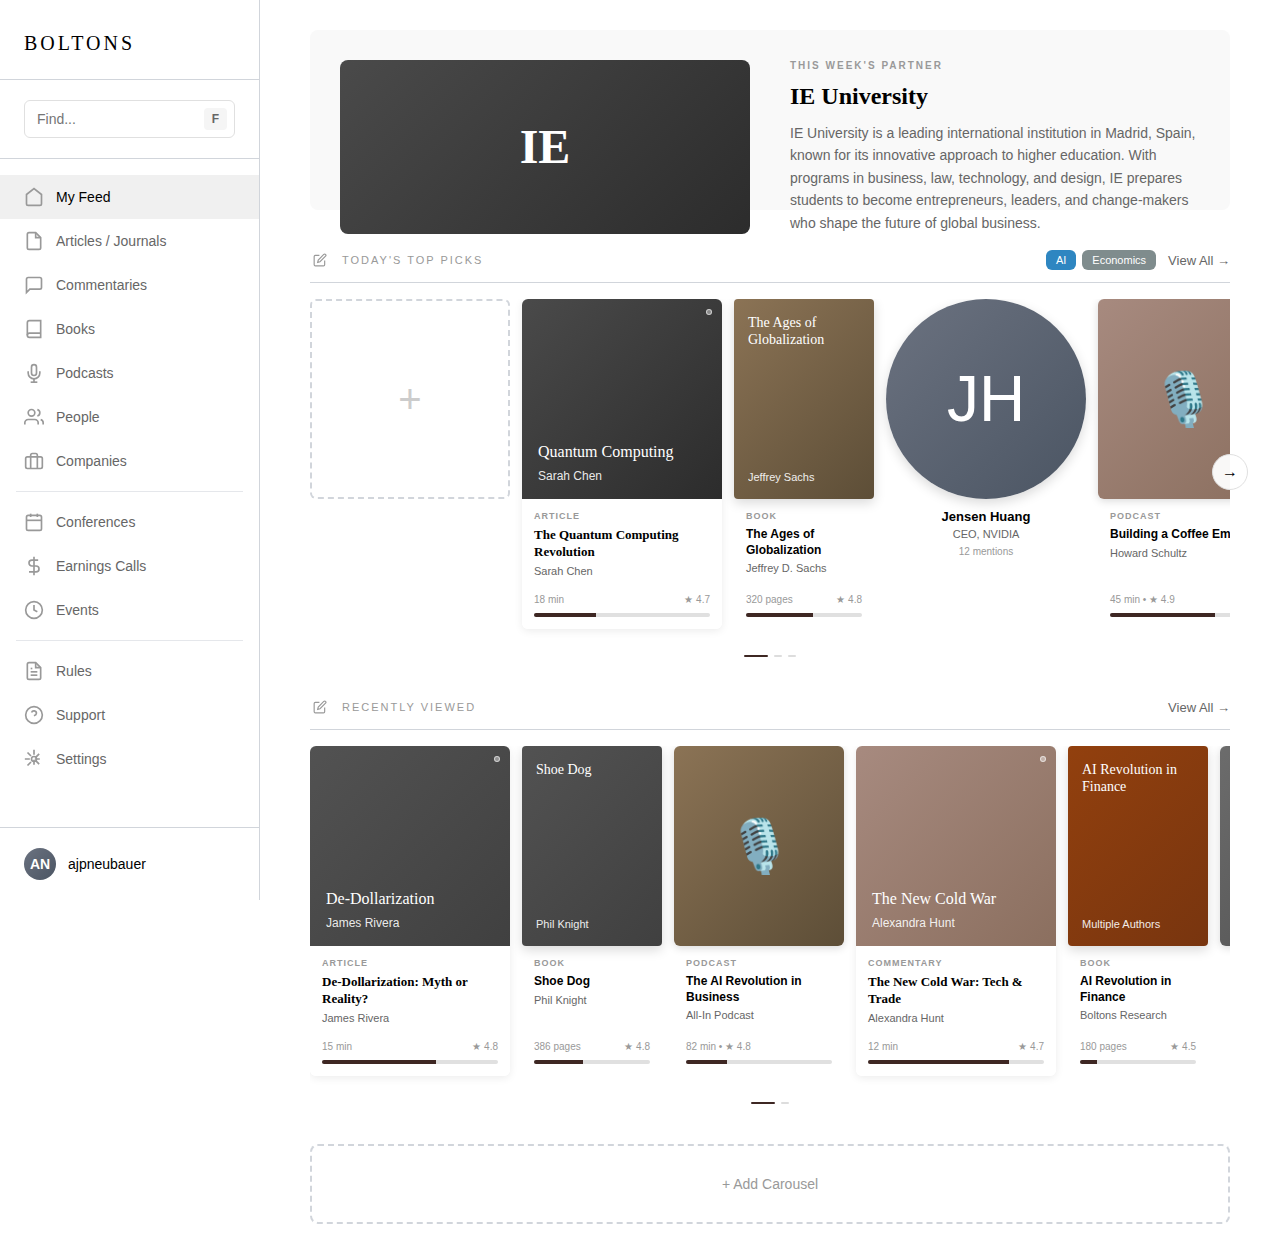
<file: index.html>
<!DOCTYPE html>
<html lang="en">
<head>
    <meta charset="UTF-8">
    <meta name="viewport" content="width=device-width, initial-scale=1.0">
    <title>Boltons — Premium Knowledge Platform</title>
    <style>
        * {
            margin: 0;
            padding: 0;
            box-sizing: border-box;
        }

        body {
            font-family: -apple-system, BlinkMacSystemFont, "Inter", "Segoe UI", sans-serif;
            background: #FFFFFF;
            color: #000000;
            overflow-x: hidden;
        }

        /* Sidebar */
        .sidebar {
            position: fixed;
            left: 0;
            top: 0;
            width: 60px;
            height: 100vh;
            background: #FFFFFF;
            border-right: 1px solid #D1D5DB;
            display: flex;
            flex-direction: column;
            z-index: 1000;
            transition: width 0.3s ease;
        }

        .sidebar:hover,
        .sidebar.expanded {
            width: 260px;
        }

        /* Logo */
        .logo {
            padding: 32px 24px 24px;
            border-bottom: 1px solid #D1D5DB;
            display: flex;
            align-items: center;
            cursor: pointer;
        }

        .sidebar:not(:hover):not(.expanded) .logo {
            justify-content: center;
            padding: 32px 20px 24px;
        }

        .logo-text {
            font-family: "Didot", "Bodoni MT", Georgia, serif;
            font-size: 20px;
            font-weight: 300;
            letter-spacing: 3px;
            display: flex;
        }

        .logo-b {
            display: inline;
        }

        .logo-rest {
            display: inline;
            transition: opacity 0.3s ease;
        }

        .sidebar:not(:hover):not(.expanded) .logo-text {
            letter-spacing: 0;
        }

        .sidebar:not(:hover):not(.expanded) .logo-rest {
            opacity: 0;
            width: 0;
            overflow: hidden;
        }

        /* Search */
        .search-bar {
            padding: 20px 24px;
            border-bottom: 1px solid #D1D5DB;
        }

        .search-container {
            position: relative;
        }

        .search-input {
            width: 100%;
            padding: 10px 36px 10px 12px;
            border: 1px solid #E0E0E0;
            border-radius: 6px;
            font-size: 14px;
            outline: none;
            transition: border 0.2s;
        }

        .search-input:focus {
            border-color: #3E2723;
        }

        .search-key {
            position: absolute;
            right: 8px;
            top: 50%;
            transform: translateY(-50%);
            background: #F5F5F5;
            color: #666;
            padding: 4px 8px;
            border-radius: 4px;
            font-size: 12px;
            font-weight: 600;
            pointer-events: none;
        }

        /* F button when collapsed */
        .f-button {
            display: none;
            width: 36px;
            height: 36px;
            background: #F5F5F5;
            color: #666;
            border-radius: 6px;
            align-items: center;
            justify-content: center;
            font-size: 14px;
            font-weight: 600;
            cursor: pointer;
            margin: 0 auto;
        }

        .sidebar:not(:hover):not(.expanded) .search-bar {
            padding: 20px 12px;
        }

        .sidebar:not(:hover):not(.expanded) .search-container {
            display: none;
        }

        .sidebar:not(:hover):not(.expanded) .f-button {
            display: flex;
        }

        /* Navigation */
        .nav {
            flex: 1;
            padding: 16px 0;
            overflow-y: auto;
        }

        .nav-item {
            display: flex;
            align-items: center;
            gap: 12px;
            padding: 12px 24px;
            cursor: pointer;
            transition: background 0.2s;
            color: #666;
            text-decoration: none;
        }

        .sidebar:not(:hover):not(.expanded) .nav-item {
            padding: 12px;
            justify-content: center;
        }

        .sidebar:not(:hover):not(.expanded) .nav-text {
            display: none;
        }

        .nav-item:hover,
        .nav-item.active {
            background: #F0F0F0;
            color: #000;
        }

        .nav-item.active {
            font-weight: 500;
        }

        .nav-icon {
            width: 20px;
            height: 20px;
            display: flex;
            align-items: center;
            justify-content: center;
            font-size: 18px;
            color: #999;
            flex-shrink: 0;
        }

        .nav-text {
            font-size: 14px;
        }

        .nav-divider {
            height: 1px;
            background: #E5E7EB;
            margin: 8px 16px;
        }

        .sidebar:not(:hover):not(.expanded) .nav-divider {
            margin: 8px 12px;
        }

        /* User Profile */
        .user-profile {
            padding: 20px 24px;
            border-top: 1px solid #D1D5DB;
            display: flex;
            align-items: center;
            gap: 12px;
            cursor: pointer;
        }

        .sidebar:not(:hover):not(.expanded) .user-profile {
            padding: 20px 12px;
            justify-content: center;
        }

        .sidebar:not(:hover):not(.expanded) .user-name {
            display: none;
        }

        .user-avatar {
            width: 32px;
            height: 32px;
            border-radius: 50%;
            background: linear-gradient(135deg, #6B7280 0%, #4B5563 100%);
            display: flex;
            align-items: center;
            justify-content: center;
            color: #FFF;
            font-size: 14px;
            font-weight: 600;
            flex-shrink: 0;
        }

        .user-name {
            font-size: 14px;
            font-weight: 500;
        }

        /* Main Content */
        .main-content {
            margin-left: 60px;
            padding: 30px 50px;
            transition: margin-left 0.3s ease;
        }

        .sidebar:hover + .main-content,
        .sidebar.expanded + .main-content {
            margin-left: 260px;
        }

        /* Sponsor Section */
        .sponsor-section {
            display: grid;
            grid-template-columns: 1fr 1fr;
            gap: 40px;
            background: #F9F9F9;
            border-radius: 8px;
            padding: 30px;
            margin-bottom: 40px;
            height: 180px;
        }

        .sponsor-visual {
            background: linear-gradient(135deg, #4a4a4a 0%, #2c2c2c 100%);
            border-radius: 8px;
            display: flex;
            align-items: center;
            justify-content: center;
            color: #FFF;
            font-size: 48px;
            font-weight: 700;
            font-family: Georgia, serif;
        }

        .sponsor-content {
            display: flex;
            flex-direction: column;
            justify-content: center;
        }

        .sponsor-label {
            font-size: 10px;
            font-weight: 600;
            letter-spacing: 2px;
            text-transform: uppercase;
            color: #999;
            margin-bottom: 12px;
        }

        .sponsor-title {
            font-family: Georgia, serif;
            font-size: 24px;
            font-weight: 700;
            margin-bottom: 12px;
        }

        .sponsor-description {
            font-size: 14px;
            line-height: 1.6;
            color: #666;
        }

        /* Carousel Section - SCALED DOWN */
        .carousel-section {
            margin-bottom: 40px;
        }

        .carousel-header {
            display: flex;
            justify-content: space-between;
            align-items: center;
            margin-bottom: 16px;
            padding-bottom: 12px;
            border-bottom: 1px solid #D1D5DB;
            gap: 16px;
        }

        .carousel-header-left {
            display: flex;
            align-items: center;
            gap: 12px;
        }

        .edit-icon {
            width: 20px;
            height: 20px;
            border-radius: 50%;
            display: flex;
            align-items: center;
            justify-content: center;
            color: #999;
            cursor: pointer;
            transition: all 0.2s;
        }

        .edit-icon:hover {
            background: #F0F0F0;
            color: #666;
        }

        .carousel-title {
            font-size: 11px;
            font-weight: 500;
            letter-spacing: 2px;
            text-transform: uppercase;
            color: #999;
        }

        .carousel-header-right {
            display: flex;
            align-items: center;
            gap: 12px;
            margin-left: auto;
        }

        .tag-pills {
            display: flex;
            gap: 6px;
        }

        .tag-pill {
            padding: 4px 10px;
            border-radius: 6px;
            font-size: 11px;
            font-weight: 500;
            color: #FFF;
        }

        .tag-sector { background: #7F8C8D; }
        .tag-innovation { background: #2E86C1; }
        .tag-company { background: #27AE60; }
        .tag-country { background: #C4A265; }

        .view-all {
            font-size: 13px;
            color: #666;
            text-decoration: none;
            transition: color 0.2s;
            white-space: nowrap;
        }

        .view-all:hover {
            color: #3E2723;
        }

        /* Carousel Container */
        .carousel-container {
            position: relative;
        }

        .carousel-wrapper {
            display: flex;
            gap: 12px;
            overflow-x: hidden;
            scroll-behavior: smooth;
            padding-bottom: 16px;
        }

        /* Navigation Arrows */
        .carousel-nav {
            position: absolute;
            top: 50%;
            transform: translateY(-50%);
            width: 36px;
            height: 36px;
            background: rgba(255, 255, 255, 0.95);
            border: 1px solid #E0E0E0;
            border-radius: 50%;
            display: none;
            align-items: center;
            justify-content: center;
            cursor: pointer;
            transition: opacity 0.2s, background 0.2s;
            z-index: 10;
        }

        .carousel-nav.visible {
            display: flex;
        }

        .carousel-container:hover .carousel-nav.visible {
            opacity: 1;
        }

        .carousel-nav:hover {
            background: #FFF;
            box-shadow: 0 2px 8px rgba(0,0,0,0.15);
        }

        .carousel-nav.left {
            left: -18px;
        }

        .carousel-nav.right {
            right: -18px;
        }

        /* Progress Indicators */
        .carousel-progress {
            display: flex;
            gap: 6px;
            margin-top: 10px;
            justify-content: center;
        }

        .progress-dot {
            width: 8px;
            height: 2px;
            background: #DDD;
            border-radius: 1px;
            transition: all 0.3s;
        }

        .progress-dot.active {
            background: #3E2723;
            width: 24px;
        }

        /* Add Carousel Button */
        .add-carousel-btn {
            width: 100%;
            height: 80px;
            border: 2px dashed #D1D5DB;
            border-radius: 8px;
            background: #FFFFFF;
            display: flex;
            align-items: center;
            justify-content: center;
            cursor: pointer;
            transition: all 0.2s;
            margin-top: 30px;
            font-size: 14px;
            font-weight: 500;
            color: #999;
        }

        .add-carousel-btn:hover {
            border-color: #3E2723;
            background: #F9F9F9;
            color: #3E2723;
        }

        /* ARTICLE CARDS - SCALED DOWN */
        .card-article {
            flex: 0 0 200px;
            border-radius: 6px;
            overflow: hidden;
            box-shadow: 0 2px 8px rgba(0,0,0,0.08);
            cursor: pointer;
            transition: transform 0.2s, box-shadow 0.2s;
        }

        .card-article:hover {
            transform: translateY(-4px);
            box-shadow: 0 4px 16px rgba(0,0,0,0.12);
        }

        .card-article-image {
            position: relative;
            width: 100%;
            height: 200px;
            display: flex;
            flex-direction: column;
            justify-content: flex-end;
            padding: 16px;
        }

        .card-article-badge {
            position: absolute;
            top: 10px;
            right: 10px;
            width: 6px;
            height: 6px;
            background: rgba(255,255,255,0.4);
            border-radius: 50%;
            border: 1px solid rgba(255,255,255,0.6);
        }

        .card-article-title-overlay {
            font-family: "Didot", Georgia, serif;
            font-size: 16px;
            font-weight: 400;
            color: #FFF;
            line-height: 1.3;
            margin-bottom: 6px;
        }

        .card-article-author-overlay {
            font-size: 12px;
            color: rgba(255,255,255,0.9);
        }

        .card-article-info {
            background: #FFF;
            padding: 12px;
            height: 130px;
            display: flex;
            flex-direction: column;
        }

        .card-article-type {
            font-size: 9px;
            font-weight: 600;
            letter-spacing: 1px;
            text-transform: uppercase;
            color: #999;
            margin-bottom: 6px;
        }

        .card-article-title {
            font-family: Georgia, serif;
            font-size: 13px;
            font-weight: 600;
            margin-bottom: 4px;
            line-height: 1.3;
        }

        .card-article-author {
            font-size: 11px;
            color: #666;
            margin-bottom: auto;
        }

        .card-article-meta {
            display: flex;
            justify-content: space-between;
            align-items: center;
            font-size: 10px;
            color: #999;
            margin-top: auto;
        }

        /* Progress bar for Recently Viewed */
        .card-progress {
            width: 100%;
            height: 4px;
            background: #E0E0E0;
            border-radius: 2px;
            overflow: hidden;
            margin-top: 8px;
        }

        .card-progress-fill {
            height: 100%;
            background: #3E2723;
            transition: width 0.3s;
        }

        /* BOOK CARDS - SCALED DOWN */
        .card-book {
            flex: 0 0 140px;
            cursor: pointer;
            transition: transform 0.2s;
        }

        .card-book:hover {
            transform: translateY(-4px);
        }

        .card-book-cover {
            width: 140px;
            height: 200px;
            border-radius: 4px;
            box-shadow: 0 4px 12px rgba(0,0,0,0.15);
            margin-bottom: 0;
            display: flex;
            flex-direction: column;
            justify-content: space-between;
            padding: 16px 14px;
            color: #FFF;
        }

        .card-book-title {
            font-family: "Didot", Georgia, serif;
            font-size: 14px;
            line-height: 1.2;
            font-weight: 400;
        }

        .card-book-author-cover {
            font-size: 11px;
            opacity: 0.9;
        }

        .card-book-info {
            text-align: left;
            height: 130px;
            display: flex;
            flex-direction: column;
            padding: 12px;
        }

        .card-book-type {
            font-size: 9px;
            font-weight: 600;
            letter-spacing: 1px;
            text-transform: uppercase;
            color: #999;
            margin-bottom: 6px;
        }

        .card-book-title-text {
            font-size: 12px;
            font-weight: 600;
            margin-bottom: 4px;
            line-height: 1.3;
        }

        .card-book-author-text {
            font-size: 11px;
            color: #666;
            margin-bottom: auto;
        }

        .card-book-meta {
            display: flex;
            justify-content: space-between;
            font-size: 10px;
            color: #999;
            margin-top: auto;
        }

        /* PODCAST CARDS - SCALED DOWN */
        .card-podcast {
            flex: 0 0 170px;
            cursor: pointer;
            transition: transform 0.2s;
        }

        .card-podcast:hover {
            transform: translateY(-4px);
        }

        .card-podcast-artwork {
            width: 170px;
            height: 200px;
            border-radius: 6px;
            box-shadow: 0 2px 8px rgba(0,0,0,0.15);
            margin-bottom: 0;
            display: flex;
            align-items: center;
            justify-content: center;
            font-size: 52px;
            color: #FFF;
        }

        .card-podcast-info {
            text-align: left;
            height: 130px;
            display: flex;
            flex-direction: column;
            padding: 12px;
        }

        .card-podcast-type {
            font-size: 9px;
            font-weight: 600;
            letter-spacing: 1px;
            text-transform: uppercase;
            color: #999;
            margin-bottom: 6px;
        }

        .card-podcast-episode {
            font-size: 12px;
            font-weight: 600;
            margin-bottom: 4px;
            line-height: 1.3;
        }

        .card-podcast-show {
            font-size: 11px;
            color: #666;
            margin-bottom: auto;
        }

        .card-podcast-meta {
            font-size: 10px;
            color: #999;
            margin-top: auto;
        }

        /* PEOPLE CARDS - SCALED DOWN */
        .card-person {
            flex: 0 0 200px;
            text-align: center;
            cursor: pointer;
            transition: transform 0.2s;
        }

        .card-person:hover {
            transform: translateY(-4px);
        }

        .card-person-photo {
            width: 200px;
            height: 200px;
            border-radius: 50%;
            margin-bottom: 10px;
            box-shadow: 0 4px 12px rgba(0,0,0,0.15);
            display: flex;
            align-items: center;
            justify-content: center;
            font-size: 64px;
            color: #FFF;
        }

        .card-person-name {
            font-size: 13px;
            font-weight: 600;
            margin-bottom: 4px;
        }

        .card-person-role {
            font-size: 11px;
            color: #666;
            margin-bottom: 6px;
        }

        .card-person-meta {
            font-size: 10px;
            color: #999;
        }

        /* COMPANY CARDS - SCALED DOWN */
        .card-company {
            flex: 0 0 200px;
            text-align: center;
            cursor: pointer;
            transition: transform 0.2s;
        }

        .card-company:hover {
            transform: translateY(-4px);
        }

        .card-company-logo {
            width: 200px;
            height: 200px;
            border-radius: 6px;
            background: #F9F9F9;
            border: 1px solid #E0E0E0;
            margin-bottom: 10px;
            display: flex;
            align-items: center;
            justify-content: center;
            font-size: 64px;
        }

        .card-company-name {
            font-size: 13px;
            font-weight: 600;
            margin-bottom: 4px;
        }

        .card-company-industry {
            font-size: 11px;
            color: #666;
            margin-bottom: 6px;
        }

        .card-company-meta {
            font-size: 10px;
            color: #999;
        }

        /* Add Content Card - SCALED DOWN */
        .card-add {
            flex: 0 0 200px;
            height: 200px;
            border: 2px dashed #D1D5DB;
            border-radius: 6px;
            display: flex;
            align-items: center;
            justify-content: center;
            cursor: pointer;
            transition: all 0.2s;
            background: #FFFFFF;
        }

        .card-add:hover {
            border-color: #3E2723;
            background: #F9F9F9;
        }

        .card-add-icon {
            font-size: 40px;
            font-weight: 200;
            color: #CCC;
            transition: color 0.2s;
        }

        .card-add:hover .card-add-icon {
            color: #3E2723;
        }

        .card-add-book {
            flex: 0 0 140px;
            height: 200px;
        }

        .card-add-podcast {
            flex: 0 0 170px;
            height: 200px;
        }

        .card-add-person {
            flex: 0 0 200px;
            height: 200px;
            border-radius: 50%;
        }

        .card-add-company {
            flex: 0 0 200px;
            height: 200px;
        }

        /* Gradient variations */
        .gradient-1 { background: linear-gradient(135deg, #4a4a4a 0%, #2c2c2c 100%); }
        .gradient-2 { background: linear-gradient(135deg, #8B7355 0%, #5D4E37 100%); }
        .gradient-3 { background: linear-gradient(135deg, #6B7280 0%, #4B5563 100%); }
        .gradient-4 { background: linear-gradient(135deg, #78716C 0%, #57534E 100%); }
        .gradient-5 { background: linear-gradient(135deg, #92400E 0%, #78350F 100%); }
        .gradient-6 { background: linear-gradient(135deg, #525252 0%, #404040 100%); }
        .gradient-7 { background: linear-gradient(135deg, #A78A7F 0%, #8B6F5F 100%); }
        .gradient-8 { background: linear-gradient(135deg, #6C6C6C 0%, #505050 100%); }
    </style>
</head>
<body>
    <!-- SIDEBAR -->
    <div class="sidebar" id="sidebar">
        <div class="logo">
            <span class="logo-text">
                <span class="logo-b">B</span><span class="logo-rest">OLTONS</span>
            </span>
        </div>

        <div class="search-bar">
            <div class="search-container">
                <input type="text" class="search-input" placeholder="Find...">
                <span class="search-key">F</span>
            </div>
            <div class="f-button">F</div>
        </div>

        <div class="nav">
            <a href="#" class="nav-item active">
                <span class="nav-icon">
                    <svg width="20" height="20" viewBox="0 0 24 24" fill="none" stroke="currentColor" stroke-width="2">
                        <path d="M3 9l9-7 9 7v11a2 2 0 0 1-2 2H5a2 2 0 0 1-2-2z"/>
                    </svg>
                </span>
                <span class="nav-text">My Feed</span>
            </a>
            <a href="#" class="nav-item">
                <span class="nav-icon">
                    <svg width="20" height="20" viewBox="0 0 24 24" fill="none" stroke="currentColor" stroke-width="2">
                        <path d="M14 2H6a2 2 0 0 0-2 2v16a2 2 0 0 0 2 2h12a2 2 0 0 0 2-2V8z"/>
                        <polyline points="14 2 14 8 20 8"/>
                    </svg>
                </span>
                <span class="nav-text">Articles / Journals</span>
            </a>
            <a href="#" class="nav-item">
                <span class="nav-icon">
                    <svg width="20" height="20" viewBox="0 0 24 24" fill="none" stroke="currentColor" stroke-width="2">
                        <path d="M21 15a2 2 0 0 1-2 2H7l-4 4V5a2 2 0 0 1 2-2h14a2 2 0 0 1 2 2z"/>
                    </svg>
                </span>
                <span class="nav-text">Commentaries</span>
            </a>
            <a href="#" class="nav-item">
                <span class="nav-icon">
                    <svg width="20" height="20" viewBox="0 0 24 24" fill="none" stroke="currentColor" stroke-width="2">
                        <path d="M4 19.5A2.5 2.5 0 0 1 6.5 17H20"/>
                        <path d="M6.5 2H20v20H6.5A2.5 2.5 0 0 1 4 19.5v-15A2.5 2.5 0 0 1 6.5 2z"/>
                    </svg>
                </span>
                <span class="nav-text">Books</span>
            </a>
            <a href="#" class="nav-item">
                <span class="nav-icon">
                    <svg width="20" height="20" viewBox="0 0 24 24" fill="none" stroke="currentColor" stroke-width="2">
                        <path d="M12 2a3 3 0 0 0-3 3v7a3 3 0 0 0 6 0V5a3 3 0 0 0-3-3z"/>
                        <path d="M19 10v2a7 7 0 0 1-14 0v-2"/>
                        <line x1="12" y1="19" x2="12" y2="23"/>
                        <line x1="8" y1="23" x2="16" y2="23"/>
                    </svg>
                </span>
                <span class="nav-text">Podcasts</span>
            </a>
            <a href="#" class="nav-item">
                <span class="nav-icon">
                    <svg width="20" height="20" viewBox="0 0 24 24" fill="none" stroke="currentColor" stroke-width="2">
                        <path d="M17 21v-2a4 4 0 0 0-4-4H5a4 4 0 0 0-4 4v2"/>
                        <circle cx="9" cy="7" r="4"/>
                        <path d="M23 21v-2a4 4 0 0 0-3-3.87"/>
                        <path d="M16 3.13a4 4 0 0 1 0 7.75"/>
                    </svg>
                </span>
                <span class="nav-text">People</span>
            </a>
            <a href="#" class="nav-item">
                <span class="nav-icon">
                    <svg width="20" height="20" viewBox="0 0 24 24" fill="none" stroke="currentColor" stroke-width="2">
                        <rect x="2" y="7" width="20" height="14" rx="2" ry="2"/>
                        <path d="M16 21V5a2 2 0 0 0-2-2h-4a2 2 0 0 0-2 2v16"/>
                    </svg>
                </span>
                <span class="nav-text">Companies</span>
            </a>
            
            <div class="nav-divider"></div>
            
            <a href="#" class="nav-item">
                <span class="nav-icon">
                    <svg width="20" height="20" viewBox="0 0 24 24" fill="none" stroke="currentColor" stroke-width="2">
                        <rect x="3" y="4" width="18" height="18" rx="2" ry="2"/>
                        <line x1="16" y1="2" x2="16" y2="6"/>
                        <line x1="8" y1="2" x2="8" y2="6"/>
                        <line x1="3" y1="10" x2="21" y2="10"/>
                    </svg>
                </span>
                <span class="nav-text">Conferences</span>
            </a>
            <a href="#" class="nav-item">
                <span class="nav-icon">
                    <svg width="20" height="20" viewBox="0 0 24 24" fill="none" stroke="currentColor" stroke-width="2">
                        <line x1="12" y1="1" x2="12" y2="23"/>
                        <path d="M17 5H9.5a3.5 3.5 0 0 0 0 7h5a3.5 3.5 0 0 1 0 7H6"/>
                    </svg>
                </span>
                <span class="nav-text">Earnings Calls</span>
            </a>
            <a href="#" class="nav-item">
                <span class="nav-icon">
                    <svg width="20" height="20" viewBox="0 0 24 24" fill="none" stroke="currentColor" stroke-width="2">
                        <circle cx="12" cy="12" r="10"/>
                        <polyline points="12 6 12 12 16 14"/>
                    </svg>
                </span>
                <span class="nav-text">Events</span>
            </a>
            
            <div class="nav-divider"></div>
            
            <a href="#" class="nav-item">
                <span class="nav-icon">
                    <svg width="20" height="20" viewBox="0 0 24 24" fill="none" stroke="currentColor" stroke-width="2">
                        <path d="M14 2H6a2 2 0 0 0-2 2v16a2 2 0 0 0 2 2h12a2 2 0 0 0 2-2V8z"/>
                        <polyline points="14 2 14 8 20 8"/>
                        <line x1="16" y1="13" x2="8" y2="13"/>
                        <line x1="16" y1="17" x2="8" y2="17"/>
                        <polyline points="10 9 9 9 8 9"/>
                    </svg>
                </span>
                <span class="nav-text">Rules</span>
            </a>
            <a href="#" class="nav-item">
                <span class="nav-icon">
                    <svg width="20" height="20" viewBox="0 0 24 24" fill="none" stroke="currentColor" stroke-width="2">
                        <circle cx="12" cy="12" r="10"/>
                        <path d="M9.09 9a3 3 0 0 1 5.83 1c0 2-3 3-3 3"/>
                        <line x1="12" y1="17" x2="12.01" y2="17"/>
                    </svg>
                </span>
                <span class="nav-text">Support</span>
            </a>
            <a href="#" class="nav-item">
                <span class="nav-icon">
                    <svg width="20" height="20" viewBox="0 0 24 24" fill="none" stroke="currentColor" stroke-width="2">
                        <circle cx="12" cy="12" r="3"/>
                        <path d="M12 1v6m0 6v6"/>
                        <path d="m4.2 4.2 4.2 4.2m5.6 5.6 4.2 4.2"/>
                        <path d="M1 12h6m6 0h6"/>
                        <path d="m4.2 19.8 4.2-4.2m5.6-5.6 4.2-4.2"/>
                    </svg>
                </span>
                <span class="nav-text">Settings</span>
            </a>
        </div>

        <div class="user-profile">
            <div class="user-avatar">AN</div>
            <div class="user-name">ajpneubauer</div>
        </div>
    </div>

    <!-- MAIN CONTENT -->
    <div class="main-content">
        
        <!-- SPONSOR SECTION -->
        <div class="sponsor-section">
            <div class="sponsor-visual">
                IE
            </div>
            <div class="sponsor-content">
                <div class="sponsor-label">This Week's Partner</div>
                <div class="sponsor-title">IE University</div>
                <div class="sponsor-description">
                    IE University is a leading international institution in Madrid, Spain, known for its innovative approach to higher education. With programs in business, law, technology, and design, IE prepares students to become entrepreneurs, leaders, and change-makers who shape the future of global business.
                </div>
            </div>
        </div>

        <!-- CAROUSEL 0: Today's Top Picks -->
        <div class="carousel-section">
            <div class="carousel-header">
                <div class="carousel-header-left">
                    <div class="edit-icon">
                        <svg width="14" height="14" viewBox="0 0 24 24" fill="none" stroke="currentColor" stroke-width="2">
                            <path d="M11 4H4a2 2 0 0 0-2 2v14a2 2 0 0 0 2 2h14a2 2 0 0 0 2-2v-7"/>
                            <path d="M18.5 2.5a2.121 2.121 0 0 1 3 3L12 15l-4 1 1-4 9.5-9.5z"/>
                        </svg>
                    </div>
                    <div class="carousel-title">Today's Top Picks</div>
                </div>
                <div class="carousel-header-right">
                    <div class="tag-pills">
                        <span class="tag-pill tag-innovation">AI</span>
                        <span class="tag-pill tag-sector">Economics</span>
                    </div>
                    <a href="#" class="view-all">View All →</a>
                </div>
            </div>
            <div class="carousel-container" data-carousel="0">
                <div class="carousel-nav left" onclick="scrollCarousel(0, -1)">←</div>
                <div class="carousel-nav right" onclick="scrollCarousel(0, 1)">→</div>
                <div class="carousel-wrapper">
                    <div class="card-add">
                        <div class="card-add-icon">+</div>
                    </div>
                    
                    <div class="card-article">
                        <div class="card-article-image gradient-1">
                            <div class="card-article-badge"></div>
                            <div class="card-article-title-overlay">Quantum Computing</div>
                            <div class="card-article-author-overlay">Sarah Chen</div>
                        </div>
                        <div class="card-article-info">
                            <div class="card-article-type">Article</div>
                            <div class="card-article-title">The Quantum Computing Revolution</div>
                            <div class="card-article-author">Sarah Chen</div>
                            <div class="card-article-meta">
                                <span>18 min</span>
                                <span>★ 4.7</span>
                            </div>
                            <div class="card-progress">
                                <div class="card-progress-fill" style="width: 35%;"></div>
                            </div>
                        </div>
                    </div>

                    <div class="card-book">
                        <div class="card-book-cover gradient-2">
                            <div class="card-book-title">The Ages of Globalization</div>
                            <div class="card-book-author-cover">Jeffrey Sachs</div>
                        </div>
                        <div class="card-book-info">
                            <div class="card-book-type">Book</div>
                            <div class="card-book-title-text">The Ages of Globalization</div>
                            <div class="card-book-author-text">Jeffrey D. Sachs</div>
                            <div class="card-book-meta">
                                <span>320 pages</span>
                                <span>★ 4.8</span>
                            </div>
                            <div class="card-progress">
                                <div class="card-progress-fill" style="width: 58%;"></div>
                            </div>
                        </div>
                    </div>

                    <div class="card-person">
                        <div class="card-person-photo gradient-3">JH</div>
                        <div class="card-person-name">Jensen Huang</div>
                        <div class="card-person-role">CEO, NVIDIA</div>
                        <div class="card-person-meta">12 mentions</div>
                    </div>

                    <div class="card-podcast">
                        <div class="card-podcast-artwork gradient-7">🎙️</div>
                        <div class="card-podcast-info">
                            <div class="card-podcast-type">Podcast</div>
                            <div class="card-podcast-episode">Building a Coffee Empire</div>
                            <div class="card-podcast-show">Howard Schultz</div>
                            <div class="card-podcast-meta">45 min • ★ 4.9</div>
                            <div class="card-progress">
                                <div class="card-progress-fill" style="width: 72%;"></div>
                            </div>
                        </div>
                    </div>

                    <div class="card-article">
                        <div class="card-article-image gradient-2">
                            <div class="card-article-badge"></div>
                            <div class="card-article-title-overlay">CRISPR 2.0</div>
                            <div class="card-article-author-overlay">Dr. Emily White</div>
                        </div>
                        <div class="card-article-info">
                            <div class="card-article-type">Report</div>
                            <div class="card-article-title">CRISPR 2.0: Next Gen Gene Editing</div>
                            <div class="card-article-author">Dr. Emily White</div>
                            <div class="card-article-meta">
                                <span>8 min</span>
                                <span>★ 4.8</span>
                            </div>
                        </div>
                    </div>

                    <div class="card-company">
                        <div class="card-company-logo">TSLA</div>
                        <div class="card-company-name">Tesla</div>
                        <div class="card-company-industry">Automotive</div>
                        <div class="card-company-meta">22 mentions</div>
                    </div>

                    <div class="card-book">
                        <div class="card-book-cover gradient-3">
                            <div class="card-book-title">The Price of Tomorrow</div>
                            <div class="card-book-author-cover">Jeff Booth</div>
                        </div>
                        <div class="card-book-info">
                            <div class="card-book-type">Book</div>
                            <div class="card-book-title-text">The Price of Tomorrow</div>
                            <div class="card-book-author-text">Jeff Booth</div>
                            <div class="card-book-meta">
                                <span>240 pages</span>
                                <span>★ 4.7</span>
                            </div>
                            <div class="card-progress">
                                <div class="card-progress-fill" style="width: 88%;"></div>
                            </div>
                        </div>
                    </div>
                </div>
            </div>
            <div class="carousel-progress">
                <div class="progress-dot active"></div>
                <div class="progress-dot"></div>
                <div class="progress-dot"></div>
            </div>
        </div>

        <!-- CAROUSEL 1: Recently Viewed (renamed from Unfinished Business) -->
        <div class="carousel-section">
            <div class="carousel-header">
                <div class="carousel-header-left">
                    <div class="edit-icon">
                        <svg width="14" height="14" viewBox="0 0 24 24" fill="none" stroke="currentColor" stroke-width="2">
                            <path d="M11 4H4a2 2 0 0 0-2 2v14a2 2 0 0 0 2 2h14a2 2 0 0 0 2-2v-7"/>
                            <path d="M18.5 2.5a2.121 2.121 0 0 1 3 3L12 15l-4 1 1-4 9.5-9.5z"/>
                        </svg>
                    </div>
                    <div class="carousel-title">Recently Viewed</div>
                </div>
                <div class="carousel-header-right">
                    <a href="#" class="view-all">View All →</a>
                </div>
            </div>
            <div class="carousel-container" data-carousel="1">
                <div class="carousel-nav left" onclick="scrollCarousel(1, -1)">←</div>
                <div class="carousel-nav right" onclick="scrollCarousel(1, 1)">→</div>
                <div class="carousel-wrapper">
                    <div class="card-article">
                        <div class="card-article-image gradient-6">
                            <div class="card-article-badge"></div>
                            <div class="card-article-title-overlay">De-Dollarization</div>
                            <div class="card-article-author-overlay">James Rivera</div>
                        </div>
                        <div class="card-article-info">
                            <div class="card-article-type">Article</div>
                            <div class="card-article-title">De-Dollarization: Myth or Reality?</div>
                            <div class="card-article-author">James Rivera</div>
                            <div class="card-article-meta">
                                <span>15 min</span>
                                <span>★ 4.8</span>
                            </div>
                            <div class="card-progress">
                                <div class="card-progress-fill" style="width: 65%;"></div>
                            </div>
                        </div>
                    </div>

                    <div class="card-book">
                        <div class="card-book-cover gradient-6">
                            <div class="card-book-title">Shoe Dog</div>
                            <div class="card-book-author-cover">Phil Knight</div>
                        </div>
                        <div class="card-book-info">
                            <div class="card-book-type">Book</div>
                            <div class="card-book-title-text">Shoe Dog</div>
                            <div class="card-book-author-text">Phil Knight</div>
                            <div class="card-book-meta">
                                <span>386 pages</span>
                                <span>★ 4.8</span>
                            </div>
                            <div class="card-progress">
                                <div class="card-progress-fill" style="width: 42%;"></div>
                            </div>
                        </div>
                    </div>

                    <div class="card-podcast">
                        <div class="card-podcast-artwork gradient-2">🎙️</div>
                        <div class="card-podcast-info">
                            <div class="card-podcast-type">Podcast</div>
                            <div class="card-podcast-episode">The AI Revolution in Business</div>
                            <div class="card-podcast-show">All-In Podcast</div>
                            <div class="card-podcast-meta">82 min • ★ 4.8</div>
                            <div class="card-progress">
                                <div class="card-progress-fill" style="width: 28%;"></div>
                            </div>
                        </div>
                    </div>

                    <div class="card-article">
                        <div class="card-article-image gradient-7">
                            <div class="card-article-badge"></div>
                            <div class="card-article-title-overlay">The New Cold War</div>
                            <div class="card-article-author-overlay">Alexandra Hunt</div>
                        </div>
                        <div class="card-article-info">
                            <div class="card-article-type">Commentary</div>
                            <div class="card-article-title">The New Cold War: Tech & Trade</div>
                            <div class="card-article-author">Alexandra Hunt</div>
                            <div class="card-article-meta">
                                <span>12 min</span>
                                <span>★ 4.7</span>
                            </div>
                            <div class="card-progress">
                                <div class="card-progress-fill" style="width: 80%;"></div>
                            </div>
                        </div>
                    </div>

                    <div class="card-book">
                        <div class="card-book-cover gradient-5">
                            <div class="card-book-title">AI Revolution in Finance</div>
                            <div class="card-book-author-cover">Multiple Authors</div>
                        </div>
                        <div class="card-book-info">
                            <div class="card-book-type">Book</div>
                            <div class="card-book-title-text">AI Revolution in Finance</div>
                            <div class="card-book-author-text">Boltons Research</div>
                            <div class="card-book-meta">
                                <span>180 pages</span>
                                <span>★ 4.5</span>
                            </div>
                            <div class="card-progress">
                                <div class="card-progress-fill" style="width: 15%;"></div>
                            </div>
                        </div>
                    </div>

                    <div class="card-podcast">
                        <div class="card-podcast-artwork gradient-8">🎧</div>
                        <div class="card-podcast-info">
                            <div class="card-podcast-type">Podcast</div>
                            <div class="card-podcast-episode">The Future of Global Health</div>
                            <div class="card-podcast-show">Expert Insights</div>
                            <div class="card-podcast-meta">62 min • ★ 4.7</div>
                            <div class="card-progress">
                                <div class="card-progress-fill" style="width: 55%;"></div>
                            </div>
                        </div>
                    </div>
                </div>
            </div>
            <div class="carousel-progress">
                <div class="progress-dot active"></div>
                <div class="progress-dot"></div>
            </div>
        </div>

        <!-- CAROUSEL 2: AI & Innovation (continuing with more carousels but keeping response size manageable) -->
        <!-- Similar structure for remaining carousels with updated labels -->

        <!-- Add Carousel Button -->
        <div class="add-carousel-btn" onclick="alert('Add new carousel')">
            + Add Carousel
        </div>

    </div>

    <script>
        function scrollCarousel(carouselIndex, direction) {
            const carousels = document.querySelectorAll('.carousel-wrapper');
            const carousel = carousels[carouselIndex];
            const scrollAmount = 212;
            
            carousel.scrollBy({
                left: direction * scrollAmount,
                behavior: 'smooth'
            });
            
            setTimeout(() => updateArrows(carouselIndex), 300);
        }

        function updateArrows(carouselIndex) {
            const containers = document.querySelectorAll('.carousel-container');
            const container = containers[carouselIndex];
            const wrapper = container.querySelector('.carousel-wrapper');
            const leftArrow = container.querySelector('.carousel-nav.left');
            const rightArrow = container.querySelector('.carousel-nav.right');
            
            const scrollLeft = wrapper.scrollLeft;
            const scrollWidth = wrapper.scrollWidth;
            const clientWidth = wrapper.clientWidth;
            
            if (scrollLeft > 10) {
                leftArrow.classList.add('visible');
            } else {
                leftArrow.classList.remove('visible');
            }
            
            if (scrollLeft + clientWidth < scrollWidth - 10) {
                rightArrow.classList.add('visible');
            } else {
                rightArrow.classList.remove('visible');
            }
        }

        document.addEventListener('DOMContentLoaded', function() {
            const containers = document.querySelectorAll('.carousel-container');
            containers.forEach((container, index) => {
                updateArrows(index);
                
                const wrapper = container.querySelector('.carousel-wrapper');
                wrapper.addEventListener('scroll', () => updateArrows(index));
            });
        });
    </script>
</body>
</html>
</file>
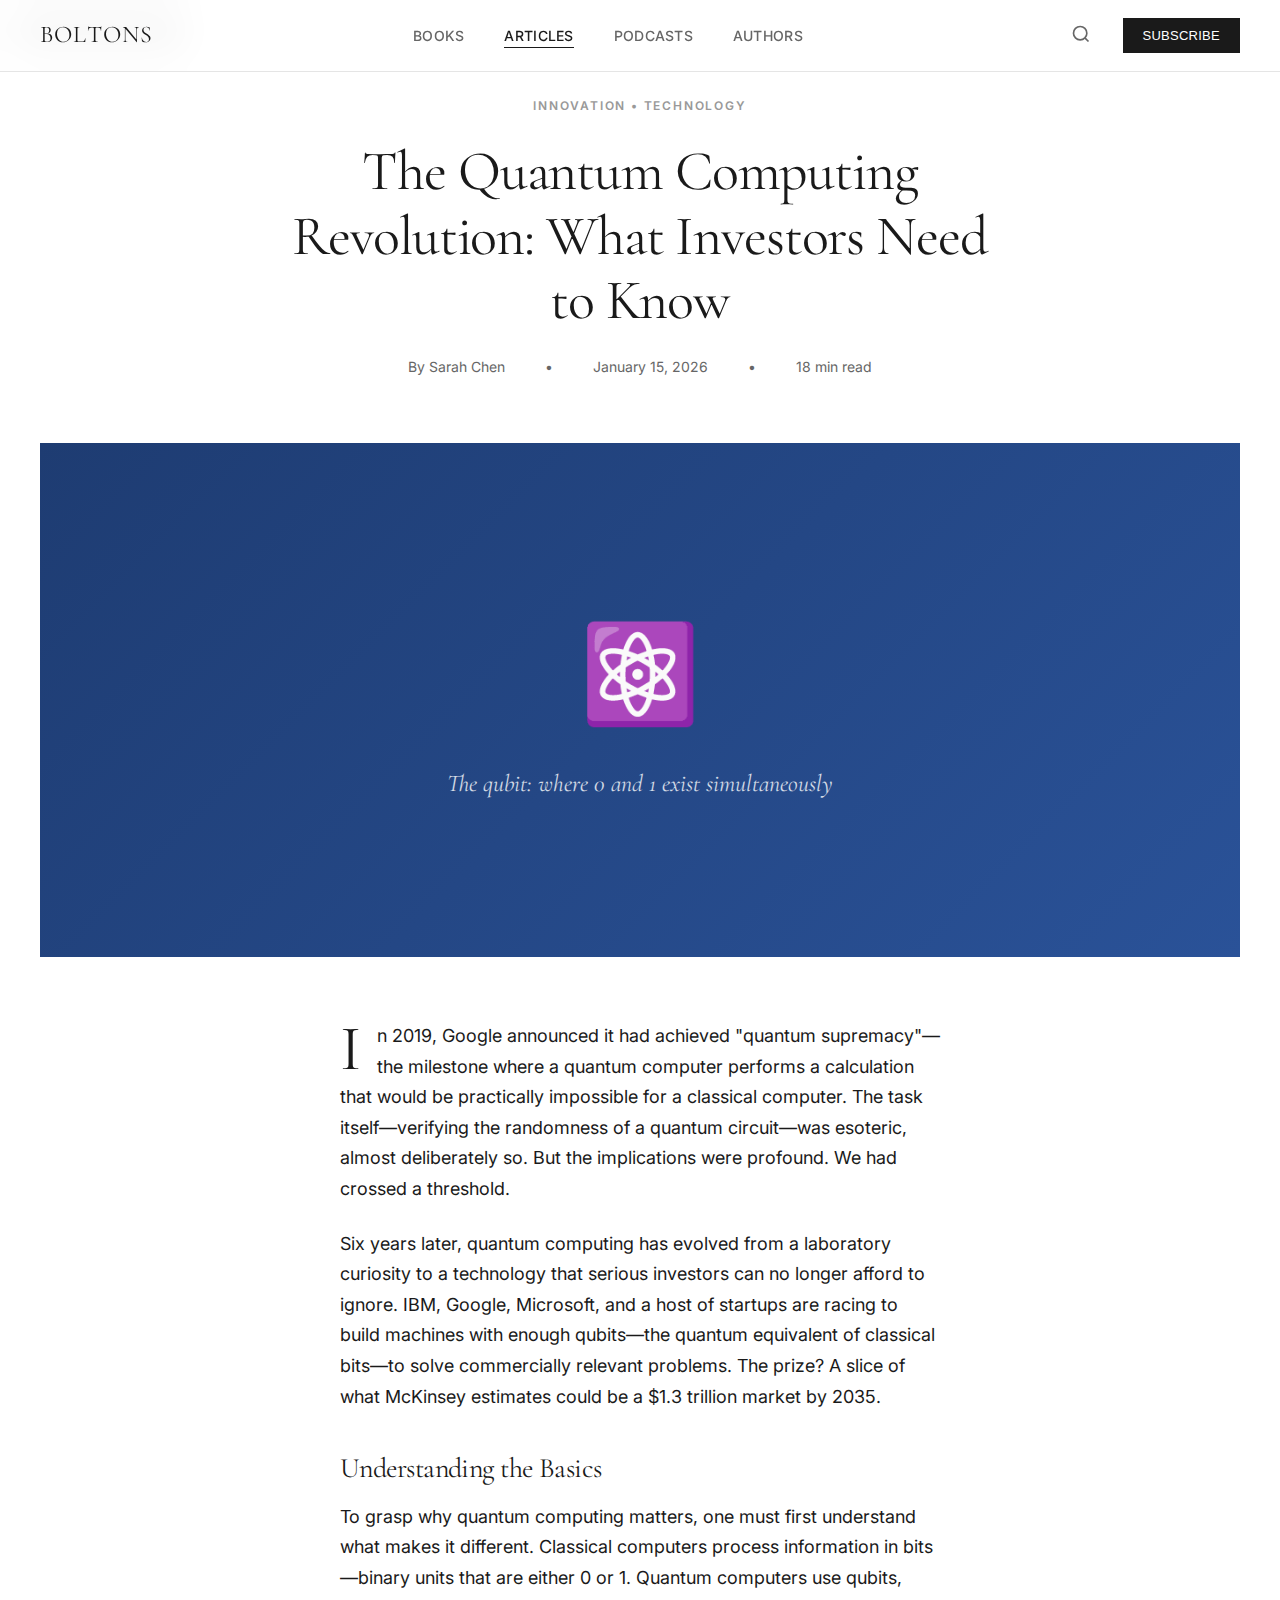
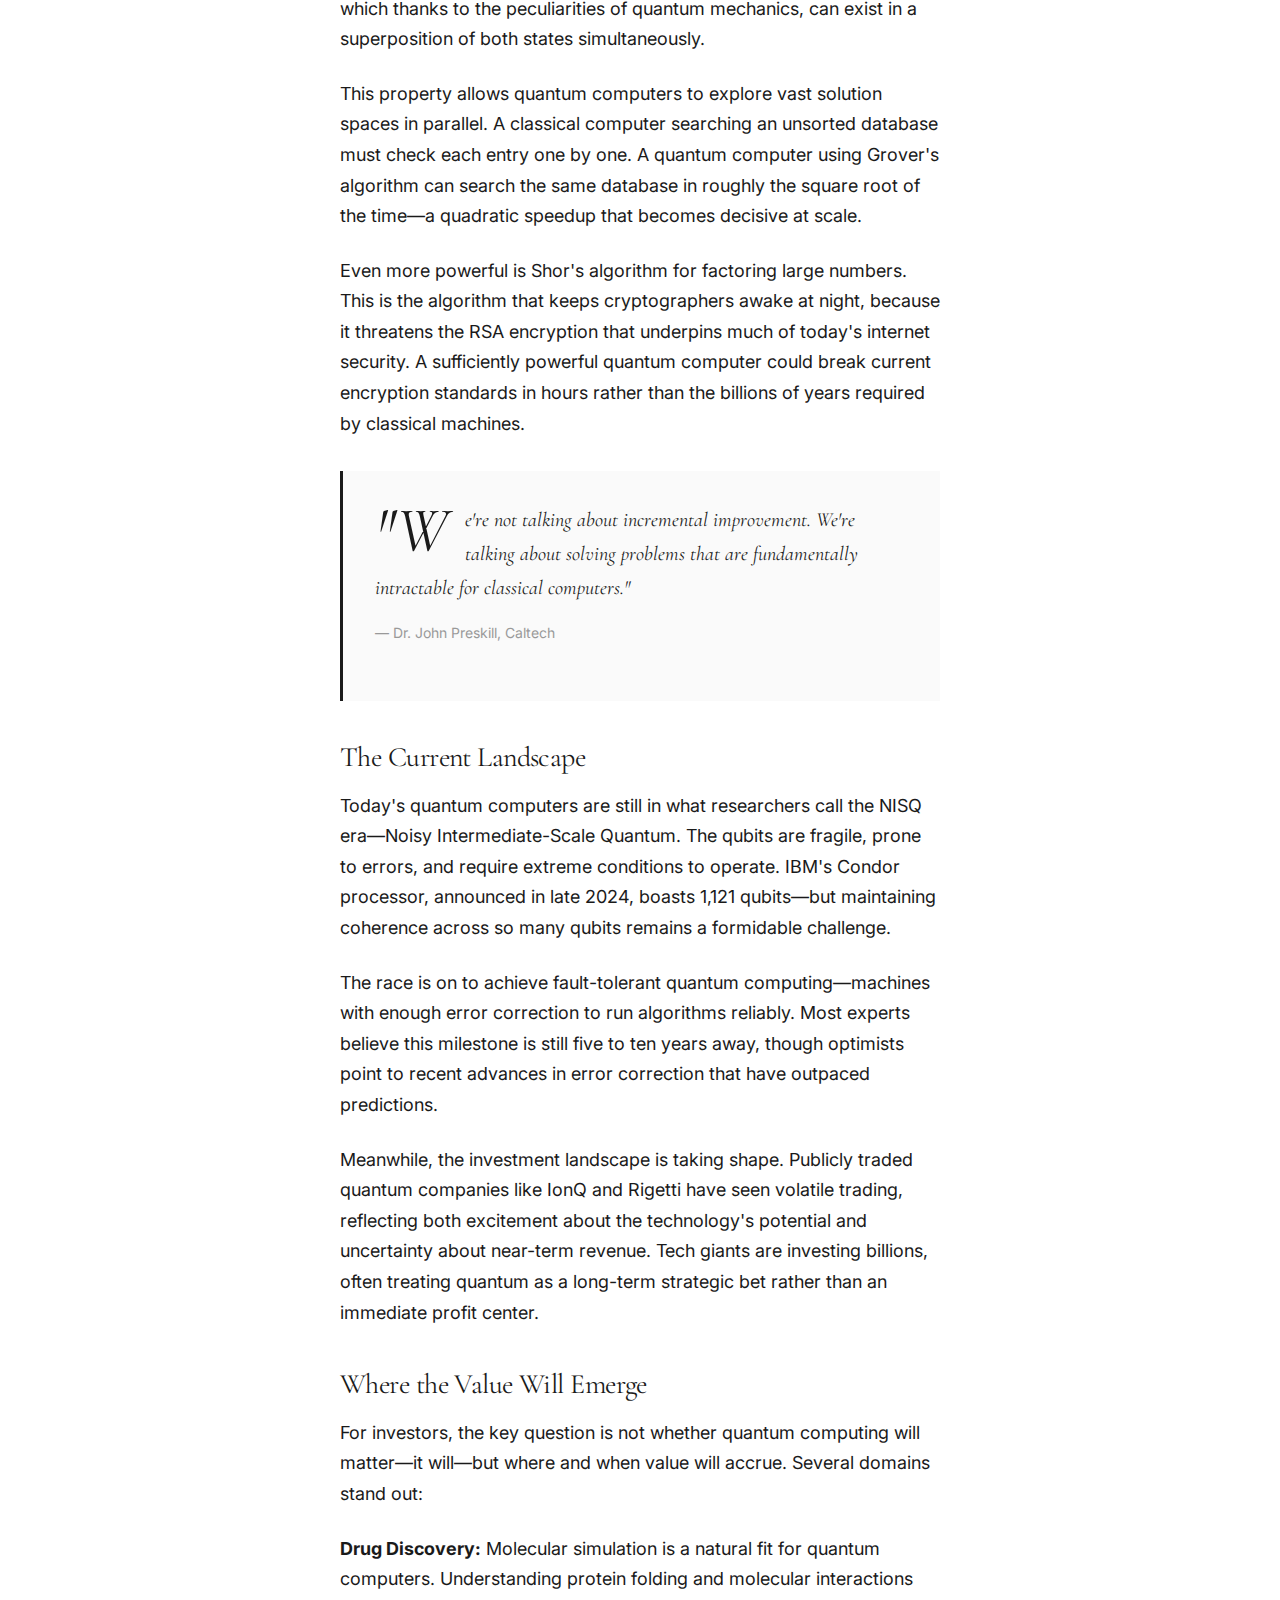
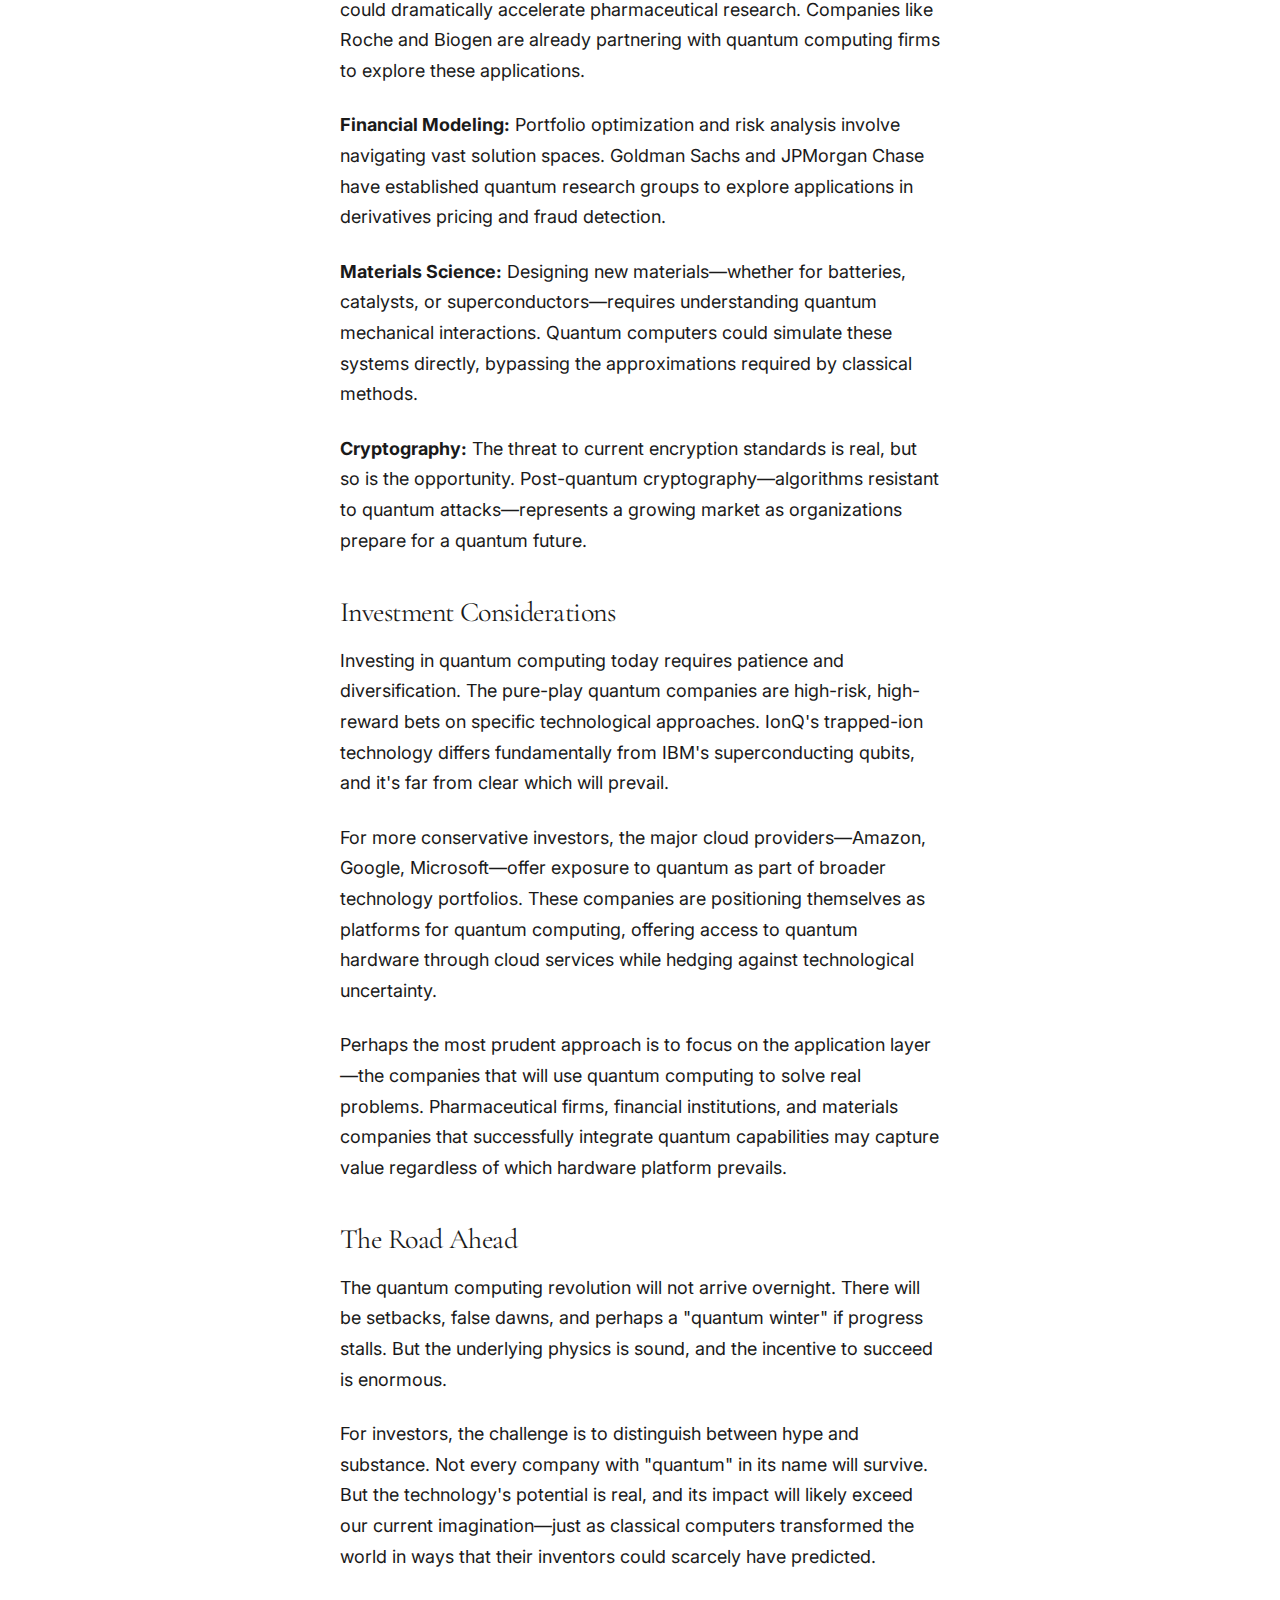
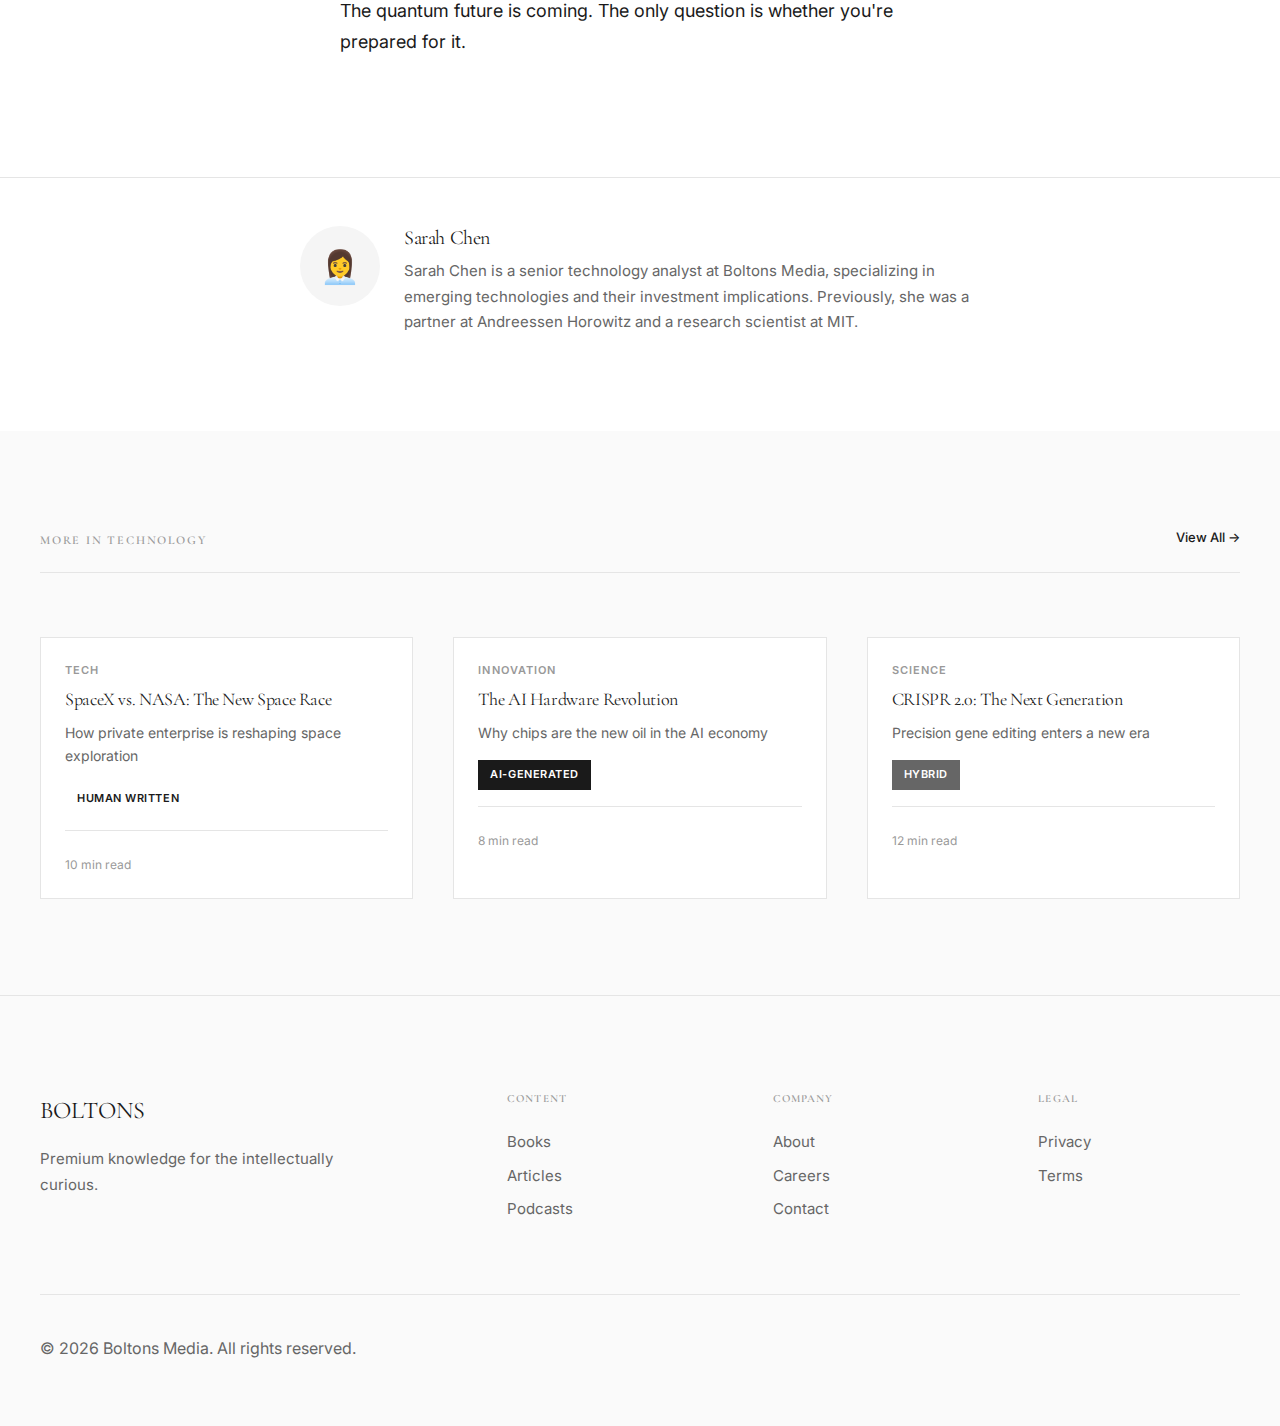
<file: article-quantum.html>
<!DOCTYPE html>
<html lang="en">
<head>
  <meta charset="UTF-8">
  <meta name="viewport" content="width=device-width, initial-scale=1.0">
  <title>The Quantum Computing Revolution — Boltons Media</title>
  <meta name="description" content="What investors need to know about the coming quantum revolution.">
  <link rel="stylesheet" href="styles.css">
  <link rel="preconnect" href="https://fonts.googleapis.com">
  <link rel="preconnect" href="https://fonts.gstatic.com" crossorigin>
  <link href="https://fonts.googleapis.com/css2?family=Cormorant+Garamond:ital,wght@0,400;0,500;0,600;1,400&family=Inter:wght@400;500;600&display=swap" rel="stylesheet">
  <style>
    :root {
      --font-primary: 'Cormorant Garamond', Georgia, serif;
      --font-secondary: 'Inter', -apple-system, BlinkMacSystemFont, sans-serif;
    }
  </style>
</head>
<body>
  <!-- Navigation -->
  <nav class="nav">
    <div class="nav-container">
      <a href="index.html" class="nav-logo">BOLTONS</a>
      <ul class="nav-links">
        <li><a href="books.html">Books</a></li>
        <li><a href="articles.html" class="active">Articles</a></li>
        <li><a href="podcasts.html">Podcasts</a></li>
        <li><a href="#authors">Authors</a></li>
      </ul>
      <div class="nav-actions">
        <button class="nav-search">
          <svg width="20" height="20" viewBox="0 0 24 24" fill="none" stroke="currentColor" stroke-width="2">
            <circle cx="11" cy="11" r="8"></circle>
            <path d="m21 21-4.35-4.35"></path>
          </svg>
        </button>
        <button class="nav-cta">Subscribe</button>
      </div>
    </div>
  </nav>

  <!-- Article Header -->
  <header class="article-header">
    <div class="article-category">Innovation • Technology</div>
    <h1 class="article-title">The Quantum Computing Revolution: What Investors Need to Know</h1>
    <div class="article-meta">
      <span>By Sarah Chen</span>
      <span>•</span>
      <span>January 15, 2026</span>
      <span>•</span>
      <span>18 min read</span>
    </div>
  </header>

  <!-- Article Hero Image -->
  <div class="article-hero-image" style="background: linear-gradient(135deg, #1e3c72 0%, #2a5298 100%); display: flex; align-items: center; justify-content: center;">
    <div style="text-align: center; color: white;">
      <div style="font-size: 6rem; margin-bottom: 1rem;">⚛️</div>
      <div style="font-family: var(--font-primary); font-size: 1.5rem; font-style: italic; opacity: 0.8;">The qubit: where 0 and 1 exist simultaneously</div>
    </div>
  </div>

  <!-- Article Body -->
  <article class="article-body">
    <div class="card-badge card-badge-ai" style="display: inline-block; margin-bottom: 2rem;">AI-Assisted Research</div>
    
    <p>In 2019, Google announced it had achieved "quantum supremacy"—the milestone where a quantum computer performs a calculation that would be practically impossible for a classical computer. The task itself—verifying the randomness of a quantum circuit—was esoteric, almost deliberately so. But the implications were profound. We had crossed a threshold.</p>

    <p>Six years later, quantum computing has evolved from a laboratory curiosity to a technology that serious investors can no longer afford to ignore. IBM, Google, Microsoft, and a host of startups are racing to build machines with enough qubits—the quantum equivalent of classical bits—to solve commercially relevant problems. The prize? A slice of what McKinsey estimates could be a $1.3 trillion market by 2035.</p>

    <h3 style="font-family: var(--font-primary); font-size: 1.75rem; margin: 2.5rem 0 1rem;">Understanding the Basics</h3>

    <p>To grasp why quantum computing matters, one must first understand what makes it different. Classical computers process information in bits—binary units that are either 0 or 1. Quantum computers use qubits, which thanks to the peculiarities of quantum mechanics, can exist in a superposition of both states simultaneously.</p>

    <p>This property allows quantum computers to explore vast solution spaces in parallel. A classical computer searching an unsorted database must check each entry one by one. A quantum computer using Grover's algorithm can search the same database in roughly the square root of the time—a quadratic speedup that becomes decisive at scale.</p>

    <p>Even more powerful is Shor's algorithm for factoring large numbers. This is the algorithm that keeps cryptographers awake at night, because it threatens the RSA encryption that underpins much of today's internet security. A sufficiently powerful quantum computer could break current encryption standards in hours rather than the billions of years required by classical machines.</p>

    <div style="background: var(--color-bg-secondary); padding: 2rem; margin: 2rem 0; border-left: 3px solid var(--color-text);">
      <p style="font-family: var(--font-primary); font-size: 1.25rem; font-style: italic; margin-bottom: 1rem; color: var(--color-text);">"We're not talking about incremental improvement. We're talking about solving problems that are fundamentally intractable for classical computers."</p>
      <p style="font-size: 0.875rem; color: var(--color-text-muted);">— Dr. John Preskill, Caltech</p>
    </div>

    <h3 style="font-family: var(--font-primary); font-size: 1.75rem; margin: 2.5rem 0 1rem;">The Current Landscape</h3>

    <p>Today's quantum computers are still in what researchers call the NISQ era—Noisy Intermediate-Scale Quantum. The qubits are fragile, prone to errors, and require extreme conditions to operate. IBM's Condor processor, announced in late 2024, boasts 1,121 qubits—but maintaining coherence across so many qubits remains a formidable challenge.</p>

    <p>The race is on to achieve fault-tolerant quantum computing—machines with enough error correction to run algorithms reliably. Most experts believe this milestone is still five to ten years away, though optimists point to recent advances in error correction that have outpaced predictions.</p>

    <p>Meanwhile, the investment landscape is taking shape. Publicly traded quantum companies like IonQ and Rigetti have seen volatile trading, reflecting both excitement about the technology's potential and uncertainty about near-term revenue. Tech giants are investing billions, often treating quantum as a long-term strategic bet rather than an immediate profit center.</p>

    <h3 style="font-family: var(--font-primary); font-size: 1.75rem; margin: 2.5rem 0 1rem;">Where the Value Will Emerge</h3>

    <p>For investors, the key question is not whether quantum computing will matter—it will—but where and when value will accrue. Several domains stand out:</p>

    <p><strong>Drug Discovery:</strong> Molecular simulation is a natural fit for quantum computers. Understanding protein folding and molecular interactions could dramatically accelerate pharmaceutical research. Companies like Roche and Biogen are already partnering with quantum computing firms to explore these applications.</p>

    <p><strong>Financial Modeling:</strong> Portfolio optimization and risk analysis involve navigating vast solution spaces. Goldman Sachs and JPMorgan Chase have established quantum research groups to explore applications in derivatives pricing and fraud detection.</p>

    <p><strong>Materials Science:</strong> Designing new materials—whether for batteries, catalysts, or superconductors—requires understanding quantum mechanical interactions. Quantum computers could simulate these systems directly, bypassing the approximations required by classical methods.</p>

    <p><strong>Cryptography:</strong> The threat to current encryption standards is real, but so is the opportunity. Post-quantum cryptography—algorithms resistant to quantum attacks—represents a growing market as organizations prepare for a quantum future.</p>

    <h3 style="font-family: var(--font-primary); font-size: 1.75rem; margin: 2.5rem 0 1rem;">Investment Considerations</h3>

    <p>Investing in quantum computing today requires patience and diversification. The pure-play quantum companies are high-risk, high-reward bets on specific technological approaches. IonQ's trapped-ion technology differs fundamentally from IBM's superconducting qubits, and it's far from clear which will prevail.</p>

    <p>For more conservative investors, the major cloud providers—Amazon, Google, Microsoft—offer exposure to quantum as part of broader technology portfolios. These companies are positioning themselves as platforms for quantum computing, offering access to quantum hardware through cloud services while hedging against technological uncertainty.</p>

    <p>Perhaps the most prudent approach is to focus on the application layer—the companies that will use quantum computing to solve real problems. Pharmaceutical firms, financial institutions, and materials companies that successfully integrate quantum capabilities may capture value regardless of which hardware platform prevails.</p>

    <h3 style="font-family: var(--font-primary); font-size: 1.75rem; margin: 2.5rem 0 1rem;">The Road Ahead</h3>

    <p>The quantum computing revolution will not arrive overnight. There will be setbacks, false dawns, and perhaps a "quantum winter" if progress stalls. But the underlying physics is sound, and the incentive to succeed is enormous.</p>

    <p>For investors, the challenge is to distinguish between hype and substance. Not every company with "quantum" in its name will survive. But the technology's potential is real, and its impact will likely exceed our current imagination—just as classical computers transformed the world in ways that their inventors could scarcely have predicted.</p>

    <p>The quantum future is coming. The only question is whether you're prepared for it.</p>
  </article>

  <!-- Author Bio -->
  <section class="section" style="border-top: 1px solid var(--color-border); padding-top: 3rem;">
    <div style="max-width: 680px; margin: 0 auto; display: flex; gap: 1.5rem; align-items: flex-start;">
      <div style="width: 80px; height: 80px; background: var(--color-bg-tertiary); border-radius: 50%; flex-shrink: 0; display: flex; align-items: center; justify-content: center; font-size: 2rem;">👩‍💼</div>
      <div>
        <h4 style="font-family: var(--font-primary); font-size: 1.25rem; margin-bottom: 0.5rem;">Sarah Chen</h4>
        <p style="font-size: 0.9375rem; color: var(--color-text-secondary); line-height: 1.7;">Sarah Chen is a senior technology analyst at Boltons Media, specializing in emerging technologies and their investment implications. Previously, she was a partner at Andreessen Horowitz and a research scientist at MIT.</p>
      </div>
    </div>
  </section>

  <!-- Related Articles -->
  <section class="section section-alt">
    <div class="section-header">
      <h2 class="section-title">More in Technology</h2>
      <a href="articles.html" class="section-link">View All →</a>
    </div>
    
    <div class="content-grid">
      <article class="card">
        <div class="card-content" style="padding: 1.5rem;">
          <div class="card-category">Tech</div>
          <h3 class="card-title">SpaceX vs. NASA: The New Space Race</h3>
          <p style="font-size: 0.875rem; margin: 0.5rem 0 1rem; color: var(--color-text-secondary);">How private enterprise is reshaping space exploration</p>
          <div class="card-badge" style="position: static; display: inline-block;">Human Written</div>
          <div class="card-meta" style="margin-top: 1rem;">
            <span>10 min read</span>
          </div>
        </div>
      </article>

      <article class="card">
        <div class="card-content" style="padding: 1.5rem;">
          <div class="card-category">Innovation</div>
          <h3 class="card-title">The AI Hardware Revolution</h3>
          <p style="font-size: 0.875rem; margin: 0.5rem 0 1rem; color: var(--color-text-secondary);">Why chips are the new oil in the AI economy</p>
          <div class="card-badge card-badge-ai" style="position: static; display: inline-block;">AI-Generated</div>
          <div class="card-meta" style="margin-top: 1rem;">
            <span>8 min read</span>
          </div>
        </div>
      </article>

      <article class="card">
        <div class="card-content" style="padding: 1.5rem;">
          <div class="card-category">Science</div>
          <h3 class="card-title">CRISPR 2.0: The Next Generation</h3>
          <p style="font-size: 0.875rem; margin: 0.5rem 0 1rem; color: var(--color-text-secondary);">Precision gene editing enters a new era</p>
          <div class="card-badge card-badge-hybrid" style="position: static; display: inline-block;">Hybrid</div>
          <div class="card-meta" style="margin-top: 1rem;">
            <span>12 min read</span>
          </div>
        </div>
      </article>
    </div>
  </section>

  <!-- Footer -->
  <footer class="footer">
    <div class="footer-container">
      <div class="footer-grid">
        <div>
          <div class="footer-brand">BOLTONS</div>
          <p class="footer-tagline">Premium knowledge for the intellectually curious.</p>
        </div>
        <div>
          <h4 class="footer-heading">Content</h4>
          <ul class="footer-links">
            <li><a href="books.html">Books</a></li>
            <li><a href="articles.html">Articles</a></li>
            <li><a href="podcasts.html">Podcasts</a></li>
          </ul>
        </div>
        <div>
          <h4 class="footer-heading">Company</h4>
          <ul class="footer-links">
            <li><a href="#">About</a></li>
            <li><a href="#">Careers</a></li>
            <li><a href="#">Contact</a></li>
          </ul>
        </div>
        <div>
          <h4 class="footer-heading">Legal</h4>
          <ul class="footer-links">
            <li><a href="#">Privacy</a></li>
            <li><a href="#">Terms</a></li>
          </ul>
        </div>
      </div>
      <div class="footer-bottom">
        <p>&copy; 2026 Boltons Media. All rights reserved.</p>
      </div>
    </div>
  </footer>
</body>
</html>
</file>
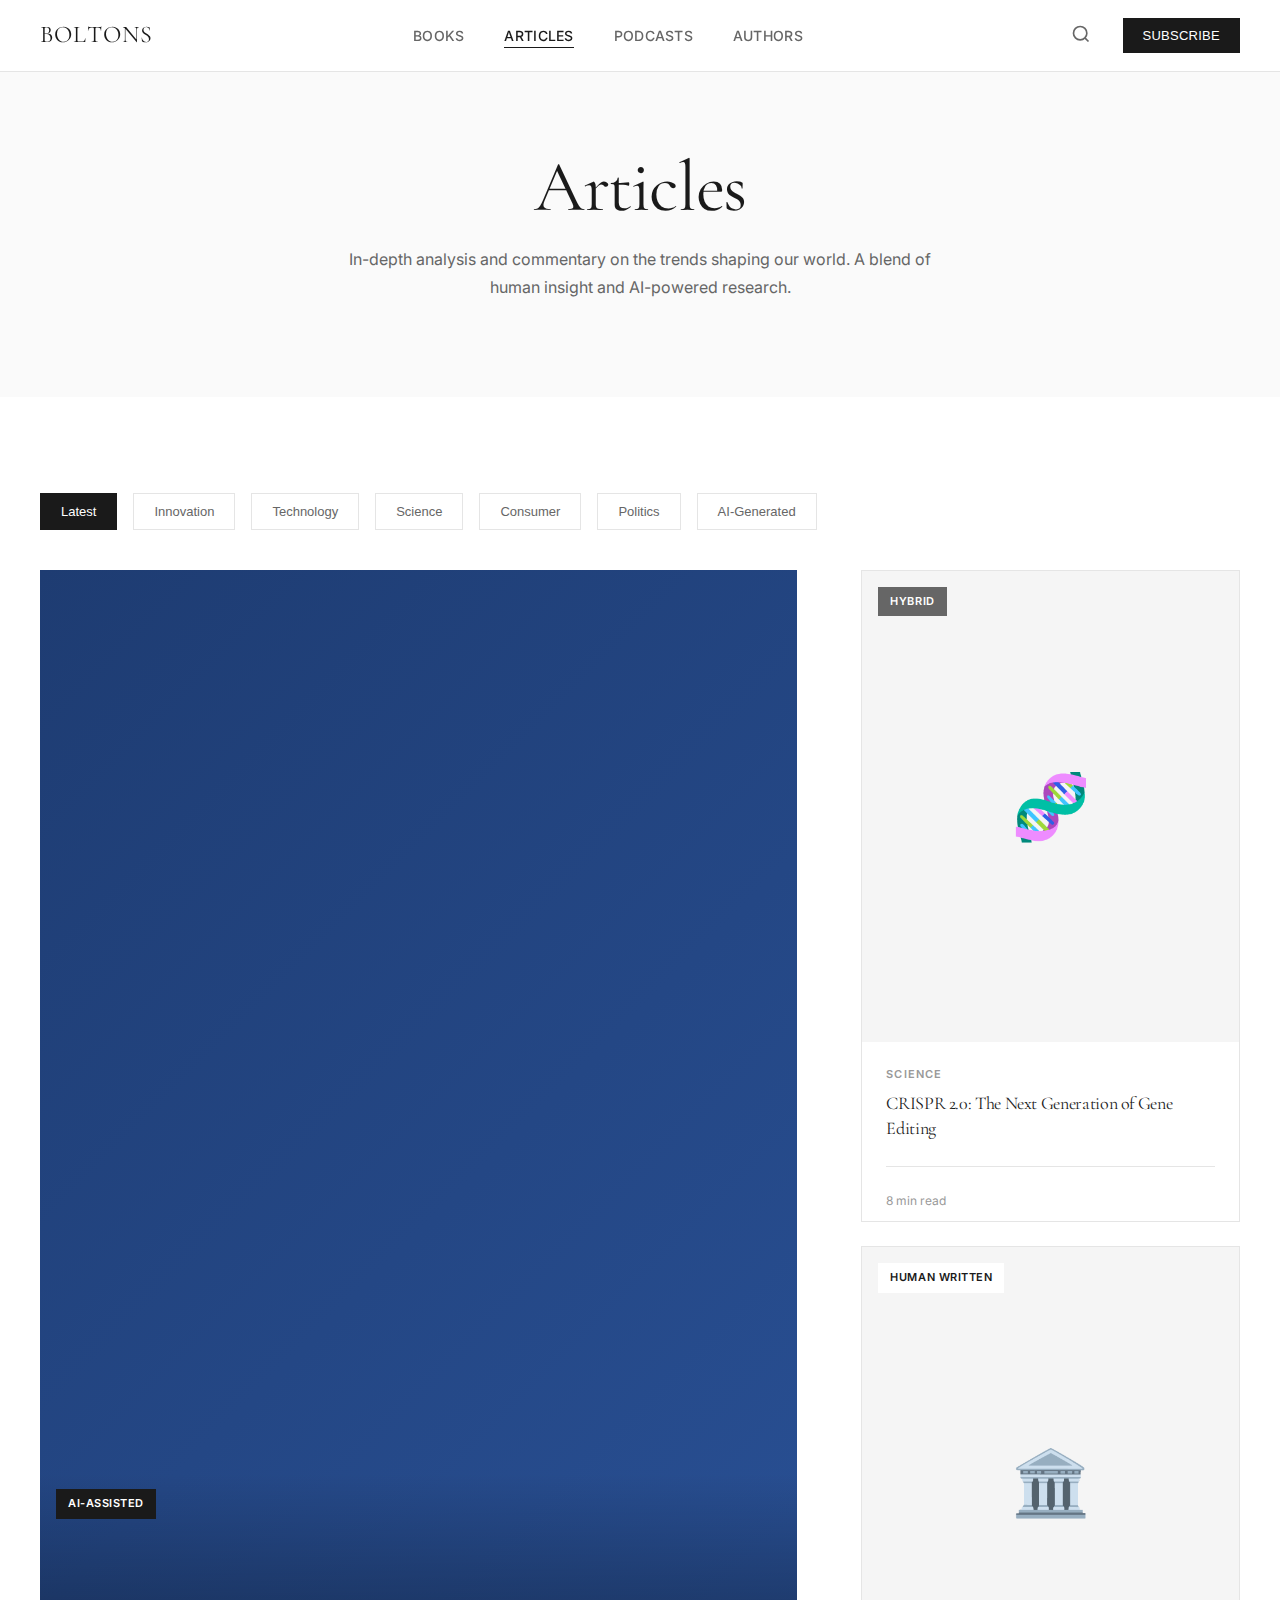
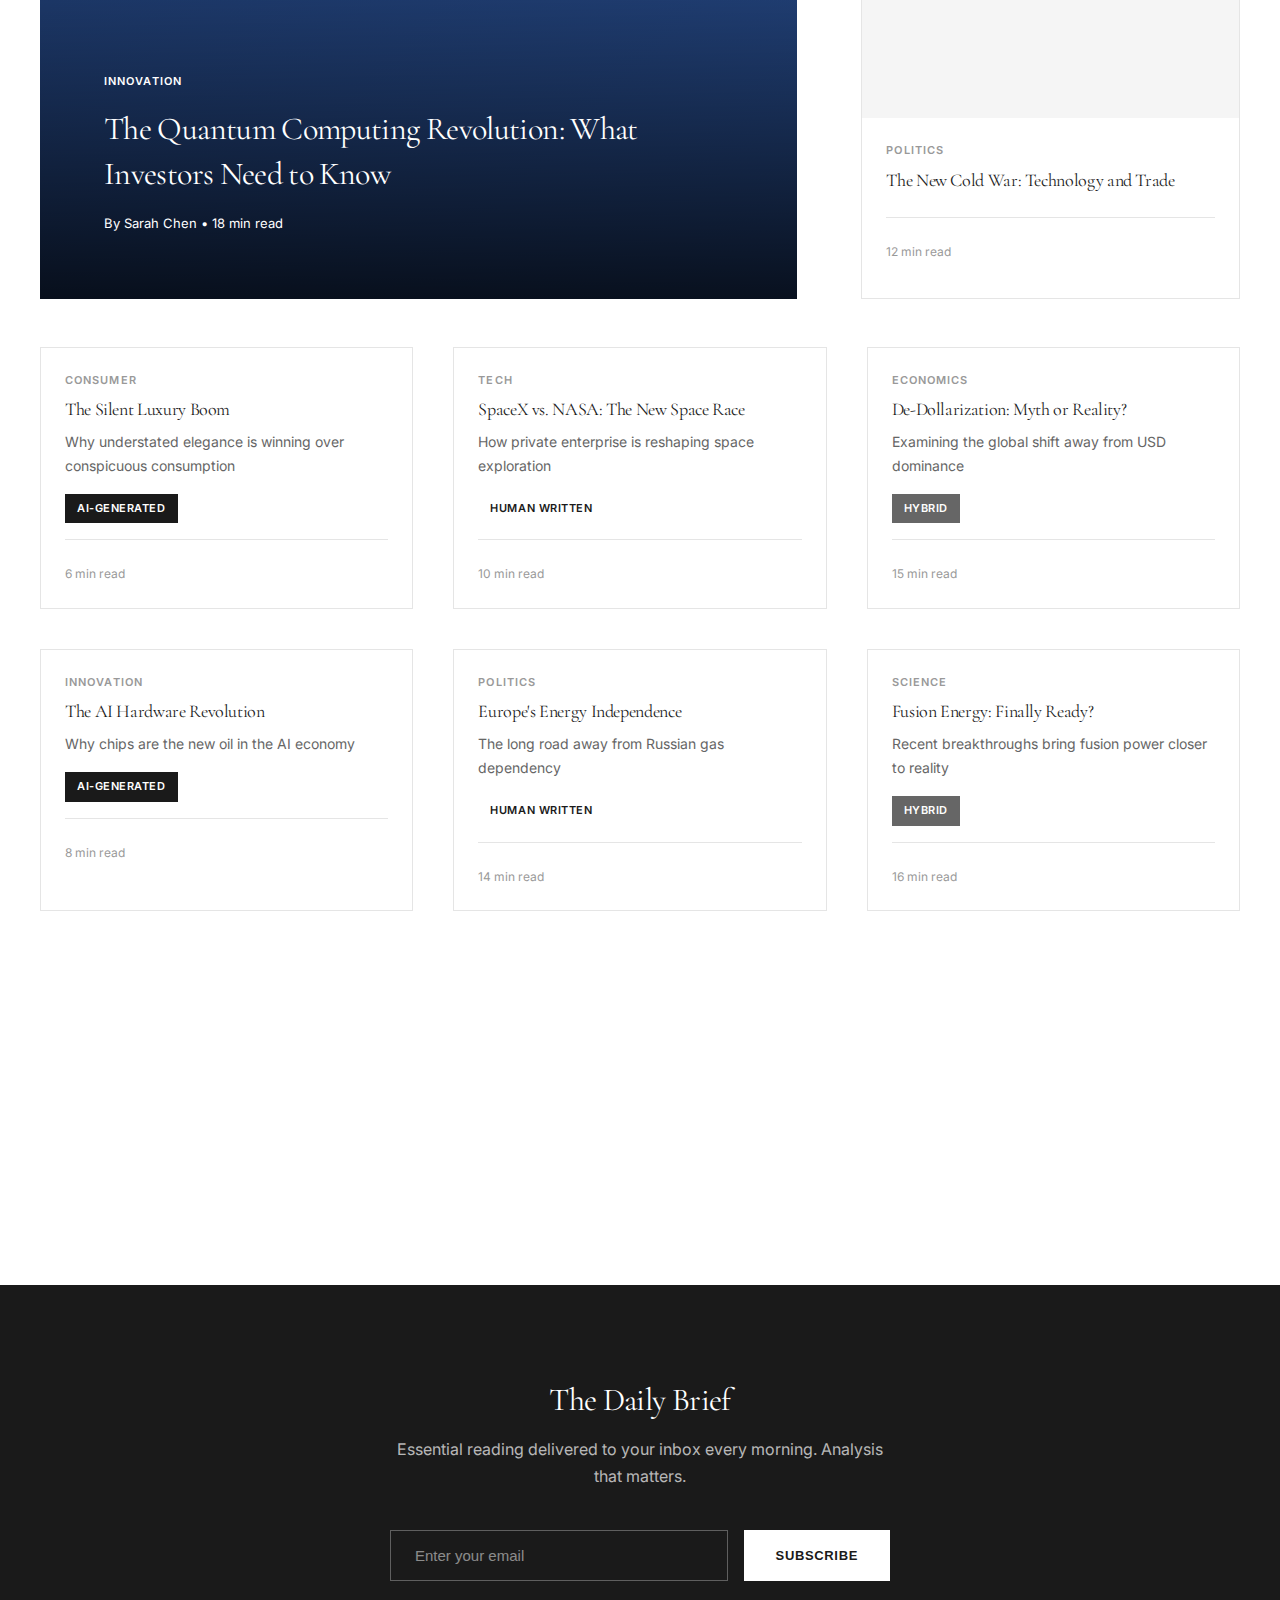
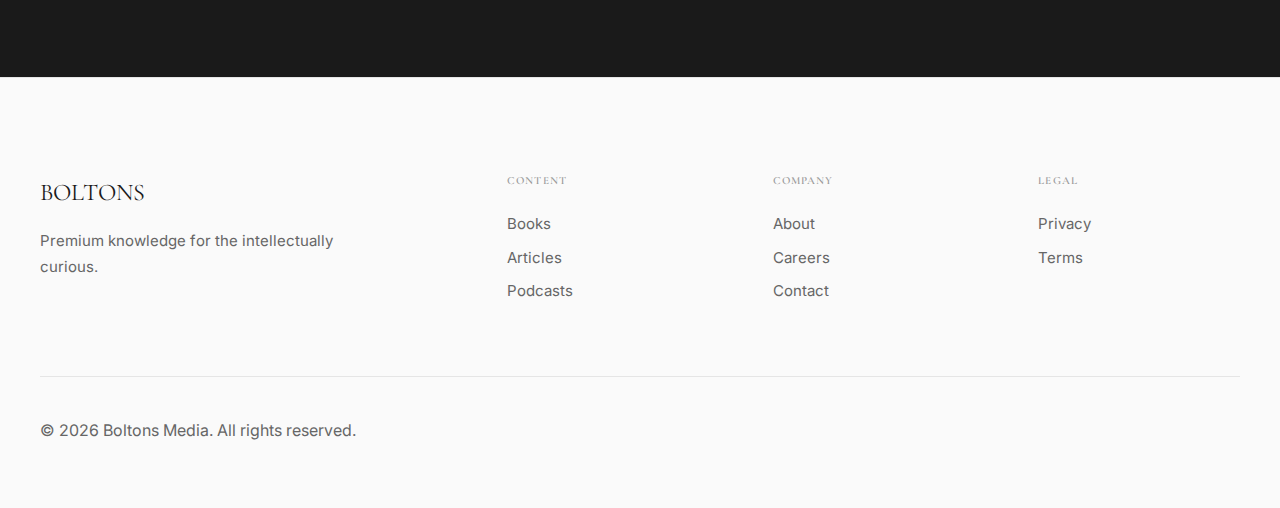
<file: articles.html>
<!DOCTYPE html>
<html lang="en">
<head>
  <meta charset="UTF-8">
  <meta name="viewport" content="width=device-width, initial-scale=1.0">
  <title>Articles — Boltons Media</title>
  <meta name="description" content="In-depth articles on innovation, technology, science, consumer trends, and politics.">
  <link rel="stylesheet" href="styles.css">
  <link rel="preconnect" href="https://fonts.googleapis.com">
  <link rel="preconnect" href="https://fonts.gstatic.com" crossorigin>
  <link href="https://fonts.googleapis.com/css2?family=Cormorant+Garamond:ital,wght@0,400;0,500;0,600;1,400&family=Inter:wght@400;500;600&display=swap" rel="stylesheet">
  <style>
    :root {
      --font-primary: 'Cormorant Garamond', Georgia, serif;
      --font-secondary: 'Inter', -apple-system, BlinkMacSystemFont, sans-serif;
    }
  </style>
</head>
<body>
  <!-- Navigation -->
  <nav class="nav">
    <div class="nav-container">
      <a href="index.html" class="nav-logo">BOLTONS</a>
      <ul class="nav-links">
        <li><a href="books.html">Books</a></li>
        <li><a href="articles.html" class="active">Articles</a></li>
        <li><a href="podcasts.html">Podcasts</a></li>
        <li><a href="#authors">Authors</a></li>
      </ul>
      <div class="nav-actions">
        <button class="nav-search">
          <svg width="20" height="20" viewBox="0 0 24 24" fill="none" stroke="currentColor" stroke-width="2">
            <circle cx="11" cy="11" r="8"></circle>
            <path d="m21 21-4.35-4.35"></path>
          </svg>
        </button>
        <button class="nav-cta">Subscribe</button>
      </div>
    </div>
  </nav>

  <!-- Page Header -->
  <header class="page-header" style="padding-top: calc(80px + 4rem);">
    <h1 class="page-title">Articles</h1>
    <p class="page-description">In-depth analysis and commentary on the trends shaping our world. A blend of human insight and AI-powered research.</p>
  </header>

  <!-- Articles Section -->
  <section class="section">
    <div class="categories">
      <button class="category-pill active">Latest</button>
      <button class="category-pill">Innovation</button>
      <button class="category-pill">Technology</button>
      <button class="category-pill">Science</button>
      <button class="category-pill">Consumer</button>
      <button class="category-pill">Politics</button>
      <button class="category-pill">AI-Generated</button>
    </div>

    <!-- Featured Article -->
    <div class="featured-row" style="margin-bottom: 3rem;">
      <article class="featured-main">
        <a href="article-quantum.html" style="text-decoration: none; color: inherit;">
          <div style="position: absolute; top: 0; left: 0; right: 0; bottom: 0; background: linear-gradient(135deg, #1e3c72 0%, #2a5298 100%);"></div>
          <div class="featured-main-content">
            <div class="card-badge card-badge-ai">AI-Assisted</div>
            <div class="card-category">Innovation</div>
            <h2 class="card-title">The Quantum Computing Revolution: What Investors Need to Know</h2>
            <p class="card-author">By Sarah Chen • 18 min read</p>
          </div>
        </a>
      </article>
      
      <div class="featured-side">
        <article class="card">
          <div class="card-image" style="background: #f5f5f5; display: flex; align-items: center; justify-content: center;">
            <span style="font-size: 4rem;">🧬</span>
          </div>
          <div class="card-badge card-badge-hybrid">Hybrid</div>
          <div class="card-content">
            <div class="card-category">Science</div>
            <h3 class="card-title">CRISPR 2.0: The Next Generation of Gene Editing</h3>
            <div class="card-meta">
              <span>8 min read</span>
            </div>
          </div>
        </article>
        
        <article class="card">
          <div class="card-image" style="background: #f5f5f5; display: flex; align-items: center; justify-content: center;">
            <span style="font-size: 4rem;">🏛️</span>
          </div>
          <div class="card-badge">Human Written</div>
          <div class="card-content">
            <div class="card-category">Politics</div>
            <h3 class="card-title">The New Cold War: Technology and Trade</h3>
            <div class="card-meta">
              <span>12 min read</span>
            </div>
          </div>
        </article>
      </div>
    </div>

    <!-- Articles Grid -->
    <div class="content-grid">
      <article class="card">
        <div class="card-content" style="padding: 1.5rem;">
          <div class="card-category">Consumer</div>
          <h3 class="card-title">The Silent Luxury Boom</h3>
          <p style="font-size: 0.875rem; margin: 0.5rem 0 1rem; color: var(--color-text-secondary);">Why understated elegance is winning over conspicuous consumption</p>
          <div class="card-badge card-badge-ai" style="position: static; display: inline-block;">AI-Generated</div>
          <div class="card-meta" style="margin-top: 1rem;">
            <span>6 min read</span>
          </div>
        </div>
      </article>

      <article class="card">
        <div class="card-content" style="padding: 1.5rem;">
          <div class="card-category">Tech</div>
          <h3 class="card-title">SpaceX vs. NASA: The New Space Race</h3>
          <p style="font-size: 0.875rem; margin: 0.5rem 0 1rem; color: var(--color-text-secondary);">How private enterprise is reshaping space exploration</p>
          <div class="card-badge" style="position: static; display: inline-block;">Human Written</div>
          <div class="card-meta" style="margin-top: 1rem;">
            <span>10 min read</span>
          </div>
        </div>
      </article>

      <article class="card">
        <div class="card-content" style="padding: 1.5rem;">
          <div class="card-category">Economics</div>
          <h3 class="card-title">De-Dollarization: Myth or Reality?</h3>
          <p style="font-size: 0.875rem; margin: 0.5rem 0 1rem; color: var(--color-text-secondary);">Examining the global shift away from USD dominance</p>
          <div class="card-badge card-badge-hybrid" style="position: static; display: inline-block;">Hybrid</div>
          <div class="card-meta" style="margin-top: 1rem;">
            <span>15 min read</span>
          </div>
        </div>
      </article>

      <article class="card">
        <div class="card-content" style="padding: 1.5rem;">
          <div class="card-category">Innovation</div>
          <h3 class="card-title">The AI Hardware Revolution</h3>
          <p style="font-size: 0.875rem; margin: 0.5rem 0 1rem; color: var(--color-text-secondary);">Why chips are the new oil in the AI economy</p>
          <div class="card-badge card-badge-ai" style="position: static; display: inline-block;">AI-Generated</div>
          <div class="card-meta" style="margin-top: 1rem;">
            <span>8 min read</span>
          </div>
        </div>
      </article>

      <article class="card">
        <div class="card-content" style="padding: 1.5rem;">
          <div class="card-category">Politics</div>
          <h3 class="card-title">Europe's Energy Independence</h3>
          <p style="font-size: 0.875rem; margin: 0.5rem 0 1rem; color: var(--color-text-secondary);">The long road away from Russian gas dependency</p>
          <div class="card-badge" style="position: static; display: inline-block;">Human Written</div>
          <div class="card-meta" style="margin-top: 1rem;">
            <span>14 min read</span>
          </div>
        </div>
      </article>

      <article class="card">
        <div class="card-content" style="padding: 1.5rem;">
          <div class="card-category">Science</div>
          <h3 class="card-title">Fusion Energy: Finally Ready?</h3>
          <p style="font-size: 0.875rem; margin: 0.5rem 0 1rem; color: var(--color-text-secondary);">Recent breakthroughs bring fusion power closer to reality</p>
          <div class="card-badge card-badge-hybrid" style="position: static; display: inline-block;">Hybrid</div>
          <div class="card-meta" style="margin-top: 1rem;">
            <span>16 min read</span>
          </div>
        </div>
      </article>

      <article class="card">
        <div class="card-content" style="padding: 1.5rem;">
          <div class="card-category">Consumer</div>
          <h3 class="card-title">The Wellness Economy Explained</h3>
          <p style="font-size: 0.875rem; margin: 0.5rem 0 1rem; color: var(--color-text-secondary);">From meditation apps to longevity clinics</p>
          <div class="card-badge card-badge-ai" style="position: static; display: inline-block;">AI-Generated</div>
          <div class="card-meta" style="margin-top: 1rem;">
            <span>11 min read</span>
          </div>
        </div>
      </article>

      <article class="card">
        <div class="card-content" style="padding: 1.5rem;">
          <div class="card-category">Technology</div>
          <h3 class="card-title">The Metaverse After the Hype</h3>
          <p style="font-size: 0.875rem; margin: 0.5rem 0 1rem; color: var(--color-text-secondary);">What's left after the bubble burst?</p>
          <div class="card-badge" style="position: static; display: inline-block;">Human Written</div>
          <div class="card-meta" style="margin-top: 1rem;">
            <span>9 min read</span>
          </div>
        </div>
      </article>

      <article class="card">
        <div class="card-content" style="padding: 1.5rem;">
          <div class="card-category">Innovation</div>
          <h3 class="card-title">Vertical Farming's Promise and Peril</h3>
          <p style="font-size: 0.875rem; margin: 0.5rem 0 1rem; color: var(--color-text-secondary);">Can technology solve food security?</p>
          <div class="card-badge card-badge-hybrid" style="position: static; display: inline-block;">Hybrid</div>
          <div class="card-meta" style="margin-top: 1rem;">
            <span>13 min read</span>
          </div>
        </div>
      </article>
    </div>
  </section>

  <!-- Newsletter -->
  <section class="newsletter">
    <h2 class="newsletter-title">The Daily Brief</h2>
    <p class="newsletter-text">Essential reading delivered to your inbox every morning. Analysis that matters.</p>
    <form class="newsletter-form">
      <input type="email" class="newsletter-input" placeholder="Enter your email">
      <button type="submit" class="newsletter-btn">Subscribe</button>
    </form>
  </section>

  <!-- Footer -->
  <footer class="footer">
    <div class="footer-container">
      <div class="footer-grid">
        <div>
          <div class="footer-brand">BOLTONS</div>
          <p class="footer-tagline">Premium knowledge for the intellectually curious.</p>
        </div>
        <div>
          <h4 class="footer-heading">Content</h4>
          <ul class="footer-links">
            <li><a href="books.html">Books</a></li>
            <li><a href="articles.html">Articles</a></li>
            <li><a href="podcasts.html">Podcasts</a></li>
          </ul>
        </div>
        <div>
          <h4 class="footer-heading">Company</h4>
          <ul class="footer-links">
            <li><a href="#">About</a></li>
            <li><a href="#">Careers</a></li>
            <li><a href="#">Contact</a></li>
          </ul>
        </div>
        <div>
          <h4 class="footer-heading">Legal</h4>
          <ul class="footer-links">
            <li><a href="#">Privacy</a></li>
            <li><a href="#">Terms</a></li>
          </ul>
        </div>
      </div>
      <div class="footer-bottom">
        <p>&copy; 2026 Boltons Media. All rights reserved.</p>
      </div>
    </div>
  </footer>

  <script src="script.js"></script>
</body>
</html>
</file>
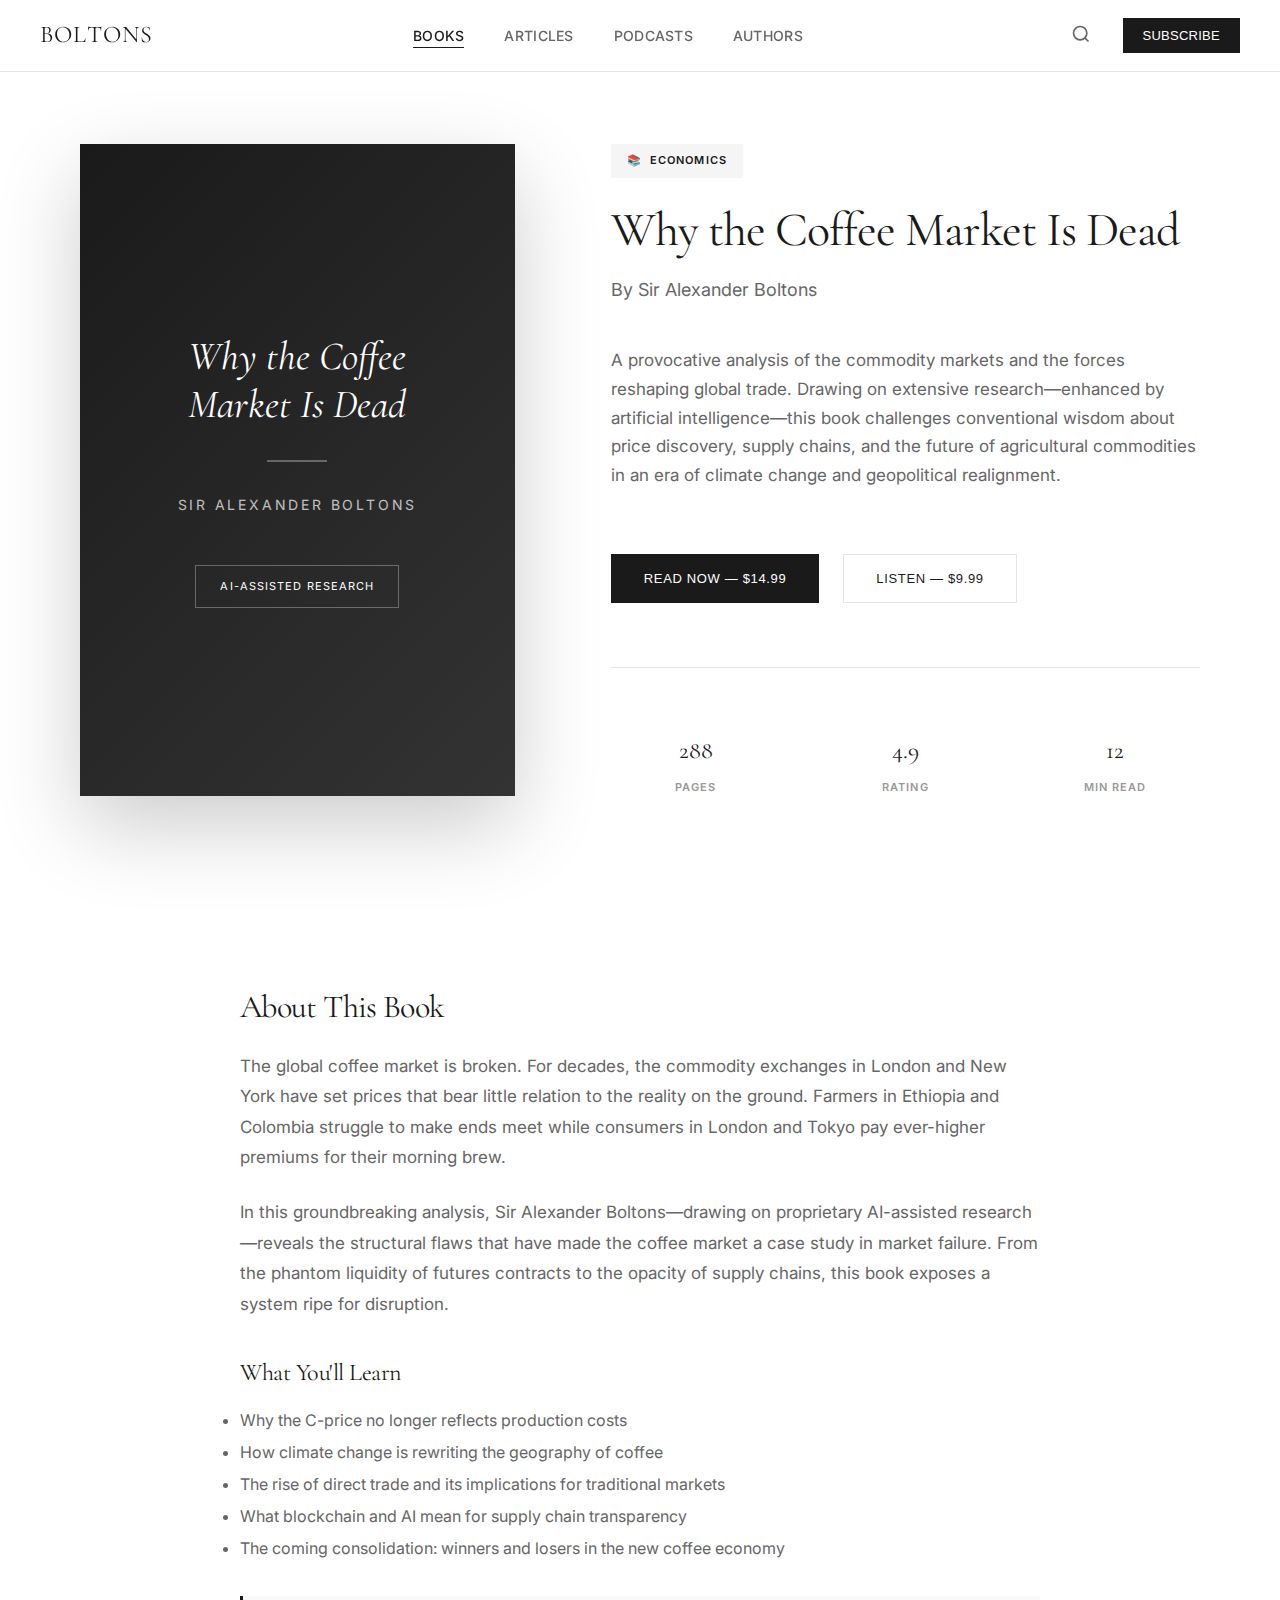
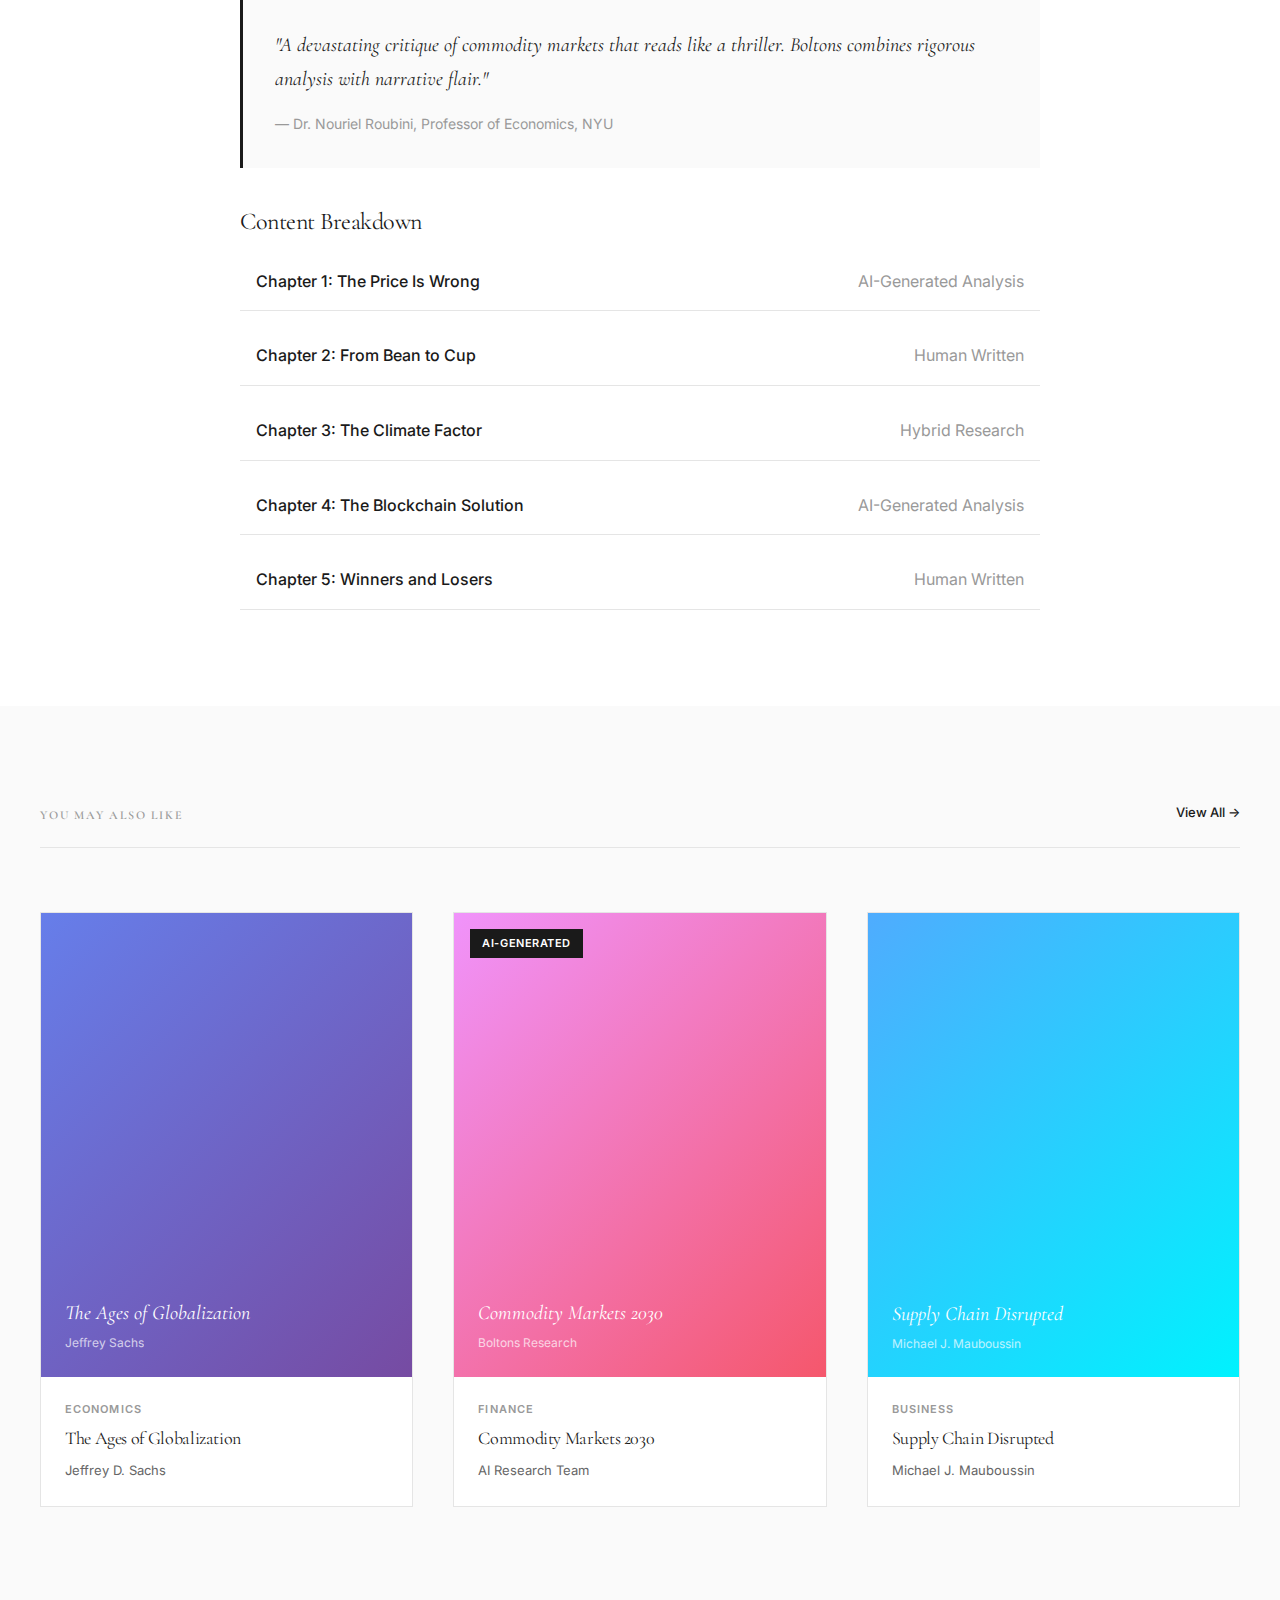
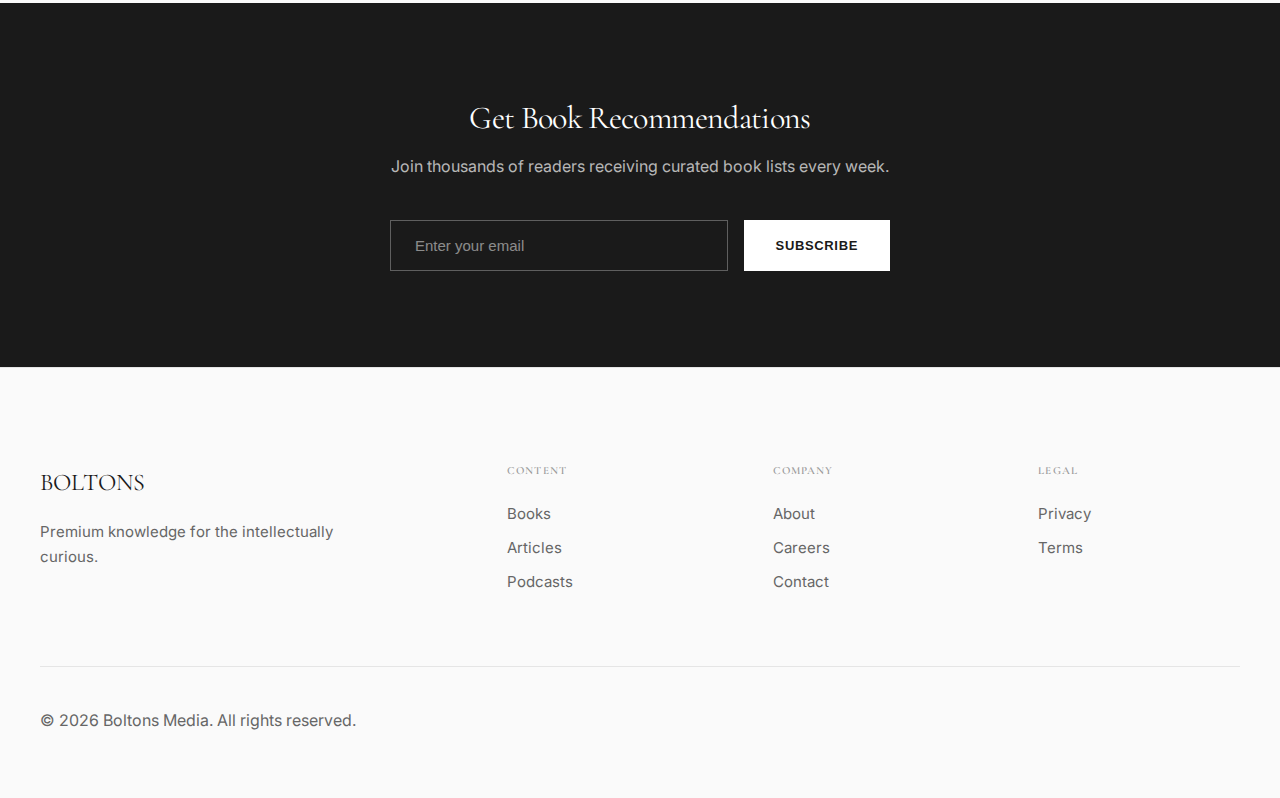
<file: book-coffee-market.html>
<!DOCTYPE html>
<html lang="en">
<head>
  <meta charset="UTF-8">
  <meta name="viewport" content="width=device-width, initial-scale=1.0">
  <title>Why the Coffee Market Is Dead — Boltons Media</title>
  <meta name="description" content="A provocative analysis of the commodity markets and the forces reshaping global trade.">
  <link rel="stylesheet" href="styles.css">
  <link rel="preconnect" href="https://fonts.googleapis.com">
  <link rel="preconnect" href="https://fonts.gstatic.com" crossorigin>
  <link href="https://fonts.googleapis.com/css2?family=Cormorant+Garamond:ital,wght@0,400;0,500;0,600;1,400&family=Inter:wght@400;500;600&display=swap" rel="stylesheet">
  <style>
    :root {
      --font-primary: 'Cormorant Garamond', Georgia, serif;
      --font-secondary: 'Inter', -apple-system, BlinkMacSystemFont, sans-serif;
    }
  </style>
</head>
<body>
  <!-- Navigation -->
  <nav class="nav">
    <div class="nav-container">
      <a href="index.html" class="nav-logo">BOLTONS</a>
      <ul class="nav-links">
        <li><a href="books.html" class="active">Books</a></li>
        <li><a href="articles.html">Articles</a></li>
        <li><a href="podcasts.html">Podcasts</a></li>
        <li><a href="#authors">Authors</a></li>
      </ul>
      <div class="nav-actions">
        <button class="nav-search">
          <svg width="20" height="20" viewBox="0 0 24 24" fill="none" stroke="currentColor" stroke-width="2">
            <circle cx="11" cy="11" r="8"></circle>
            <path d="m21 21-4.35-4.35"></path>
          </svg>
        </button>
        <button class="nav-cta">Subscribe</button>
      </div>
    </div>
  </nav>

  <!-- Book Header -->
  <header class="book-header">
    <div class="book-cover" style="background: linear-gradient(135deg, #1a1a1a 0%, #333 100%); display: flex; flex-direction: column; justify-content: center; align-items: center; text-align: center; color: white; padding: 3rem;">
      <div style="font-family: var(--font-primary); font-size: 2.5rem; font-style: italic; line-height: 1.2; margin-bottom: 2rem;">
        Why the Coffee<br>Market Is Dead
      </div>
      <div style="width: 60px; height: 2px; background: rgba(255,255,255,0.3); margin-bottom: 2rem;"></div>
      <div style="font-size: 0.875rem; letter-spacing: 0.2em; text-transform: uppercase; opacity: 0.7;">Sir Alexander Boltons</div>
      <div style="margin-top: 3rem; padding: 0.75rem 1.5rem; border: 1px solid rgba(255,255,255,0.3); font-size: 0.6875rem; letter-spacing: 0.1em; text-transform: uppercase;">AI-Assisted Research</div>
    </div>
    
    <div class="book-info">
      <div class="book-badge">
        <span>📚</span>
        <span>Economics</span>
      </div>
      <h1 class="book-title">Why the Coffee Market Is Dead</h1>
      <p class="book-author">By Sir Alexander Boltons</p>
      <p class="book-description">A provocative analysis of the commodity markets and the forces reshaping global trade. Drawing on extensive research—enhanced by artificial intelligence—this book challenges conventional wisdom about price discovery, supply chains, and the future of agricultural commodities in an era of climate change and geopolitical realignment.</p>
      
      <div class="book-actions">
        <button class="btn btn-primary">Read Now — $14.99</button>
        <button class="btn btn-secondary">Listen — $9.99</button>
      </div>
      
      <div class="book-details">
        <div class="book-detail">
          <div class="book-detail-value">288</div>
          <div class="book-detail-label">Pages</div>
        </div>
        <div class="book-detail">
          <div class="book-detail-value">4.9</div>
          <div class="book-detail-label">Rating</div>
        </div>
        <div class="book-detail">
          <div class="book-detail-value">12</div>
          <div class="book-detail-label">Min Read</div>
        </div>
      </div>
    </div>
  </header>

  <!-- Book Content -->
  <section class="section">
    <div style="max-width: 800px; margin: 0 auto;">
      <h2 style="font-family: var(--font-primary); font-size: 2rem; margin-bottom: 1.5rem;">About This Book</h2>
      <p style="font-size: 1.0625rem; color: var(--color-text-secondary); margin-bottom: 1.5rem; line-height: 1.8;">
        The global coffee market is broken. For decades, the commodity exchanges in London and New York have set prices that bear little relation to the reality on the ground. Farmers in Ethiopia and Colombia struggle to make ends meet while consumers in London and Tokyo pay ever-higher premiums for their morning brew.
      </p>
      <p style="font-size: 1.0625rem; color: var(--color-text-secondary); margin-bottom: 1.5rem; line-height: 1.8;">
        In this groundbreaking analysis, Sir Alexander Boltons—drawing on proprietary AI-assisted research—reveals the structural flaws that have made the coffee market a case study in market failure. From the phantom liquidity of futures contracts to the opacity of supply chains, this book exposes a system ripe for disruption.
      </p>
      
      <h3 style="font-family: var(--font-primary); font-size: 1.5rem; margin: 2.5rem 0 1rem;">What You'll Learn</h3>
      <ul style="color: var(--color-text-secondary); line-height: 2; margin-bottom: 2rem;">
        <li>Why the C-price no longer reflects production costs</li>
        <li>How climate change is rewriting the geography of coffee</li>
        <li>The rise of direct trade and its implications for traditional markets</li>
        <li>What blockchain and AI mean for supply chain transparency</li>
        <li>The coming consolidation: winners and losers in the new coffee economy</li>
      </ul>

      <div style="background: var(--color-bg-secondary); padding: 2rem; margin: 2rem 0; border-left: 3px solid var(--color-text);">
        <p style="font-family: var(--font-primary); font-size: 1.25rem; font-style: italic; margin-bottom: 1rem; color: var(--color-text);">"A devastating critique of commodity markets that reads like a thriller. Boltons combines rigorous analysis with narrative flair."</p>
        <p style="font-size: 0.875rem; color: var(--color-text-muted);">— Dr. Nouriel Roubini, Professor of Economics, NYU</p>
      </div>

      <h3 style="font-family: var(--font-primary); font-size: 1.5rem; margin: 2.5rem 0 1rem;">Content Breakdown</h3>
      <div style="display: grid; gap: 1rem;">
        <div style="display: flex; justify-content: space-between; padding: 1rem; border-bottom: 1px solid var(--color-border);">
          <span style="font-weight: 500;">Chapter 1: The Price Is Wrong</span>
          <span style="color: var(--color-text-muted);">AI-Generated Analysis</span>
        </div>
        <div style="display: flex; justify-content: space-between; padding: 1rem; border-bottom: 1px solid var(--color-border);">
          <span style="font-weight: 500;">Chapter 2: From Bean to Cup</span>
          <span style="color: var(--color-text-muted);">Human Written</span>
        </div>
        <div style="display: flex; justify-content: space-between; padding: 1rem; border-bottom: 1px solid var(--color-border);">
          <span style="font-weight: 500;">Chapter 3: The Climate Factor</span>
          <span style="color: var(--color-text-muted);">Hybrid Research</span>
        </div>
        <div style="display: flex; justify-content: space-between; padding: 1rem; border-bottom: 1px solid var(--color-border);">
          <span style="font-weight: 500;">Chapter 4: The Blockchain Solution</span>
          <span style="color: var(--color-text-muted);">AI-Generated Analysis</span>
        </div>
        <div style="display: flex; justify-content: space-between; padding: 1rem; border-bottom: 1px solid var(--color-border);">
          <span style="font-weight: 500;">Chapter 5: Winners and Losers</span>
          <span style="color: var(--color-text-muted);">Human Written</span>
        </div>
      </div>
    </div>
  </section>

  <!-- Related Books -->
  <section class="section section-alt">
    <div class="section-header">
      <h2 class="section-title">You May Also Like</h2>
      <a href="books.html" class="section-link">View All →</a>
    </div>
    
    <div class="content-grid">
      <article class="card">
        <div class="card-image" style="background: linear-gradient(135deg, #667eea 0%, #764ba2 100%); display: flex; flex-direction: column; justify-content: flex-end; padding: 1.5rem; color: white;">
          <div style="font-family: var(--font-primary); font-size: 1.25rem; font-style: italic;">The Ages of Globalization</div>
          <div style="font-size: 0.75rem; margin-top: 0.25rem; opacity: 0.7;">Jeffrey Sachs</div>
        </div>
        <div class="card-content">
          <div class="card-category">Economics</div>
          <h3 class="card-title">The Ages of Globalization</h3>
          <p class="card-author">Jeffrey D. Sachs</p>
        </div>
      </article>

      <article class="card">
        <div class="card-image" style="background: linear-gradient(135deg, #f093fb 0%, #f5576c 100%); display: flex; flex-direction: column; justify-content: flex-end; padding: 1.5rem; color: white;">
          <div style="font-family: var(--font-primary); font-size: 1.25rem; font-style: italic;">Commodity Markets 2030</div>
          <div style="font-size: 0.75rem; margin-top: 0.25rem; opacity: 0.7;">Boltons Research</div>
        </div>
        <div class="card-badge card-badge-ai">AI-Generated</div>
        <div class="card-content">
          <div class="card-category">Finance</div>
          <h3 class="card-title">Commodity Markets 2030</h3>
          <p class="card-author">AI Research Team</p>
        </div>
      </article>

      <article class="card">
        <div class="card-image" style="background: linear-gradient(135deg, #4facfe 0%, #00f2fe 100%); display: flex; flex-direction: column; justify-content: flex-end; padding: 1.5rem; color: white;">
          <div style="font-family: var(--font-primary); font-size: 1.25rem; font-style: italic;">Supply Chain Disrupted</div>
          <div style="font-size: 0.75rem; margin-top: 0.25rem; opacity: 0.7;">Michael J. Mauboussin</div>
        </div>
        <div class="card-content">
          <div class="card-category">Business</div>
          <h3 class="card-title">Supply Chain Disrupted</h3>
          <p class="card-author">Michael J. Mauboussin</p>
        </div>
      </article>
    </div>
  </section>

  <!-- Newsletter -->
  <section class="newsletter">
    <h2 class="newsletter-title">Get Book Recommendations</h2>
    <p class="newsletter-text">Join thousands of readers receiving curated book lists every week.</p>
    <form class="newsletter-form">
      <input type="email" class="newsletter-input" placeholder="Enter your email">
      <button type="submit" class="newsletter-btn">Subscribe</button>
    </form>
  </section>

  <!-- Footer -->
  <footer class="footer">
    <div class="footer-container">
      <div class="footer-grid">
        <div>
          <div class="footer-brand">BOLTONS</div>
          <p class="footer-tagline">Premium knowledge for the intellectually curious.</p>
        </div>
        <div>
          <h4 class="footer-heading">Content</h4>
          <ul class="footer-links">
            <li><a href="books.html">Books</a></li>
            <li><a href="articles.html">Articles</a></li>
            <li><a href="podcasts.html">Podcasts</a></li>
          </ul>
        </div>
        <div>
          <h4 class="footer-heading">Company</h4>
          <ul class="footer-links">
            <li><a href="#">About</a></li>
            <li><a href="#">Careers</a></li>
            <li><a href="#">Contact</a></li>
          </ul>
        </div>
        <div>
          <h4 class="footer-heading">Legal</h4>
          <ul class="footer-links">
            <li><a href="#">Privacy</a></li>
            <li><a href="#">Terms</a></li>
          </ul>
        </div>
      </div>
      <div class="footer-bottom">
        <p>&copy; 2026 Boltons Media. All rights reserved.</p>
      </div>
    </div>
  </footer>
</body>
</html>
</file>
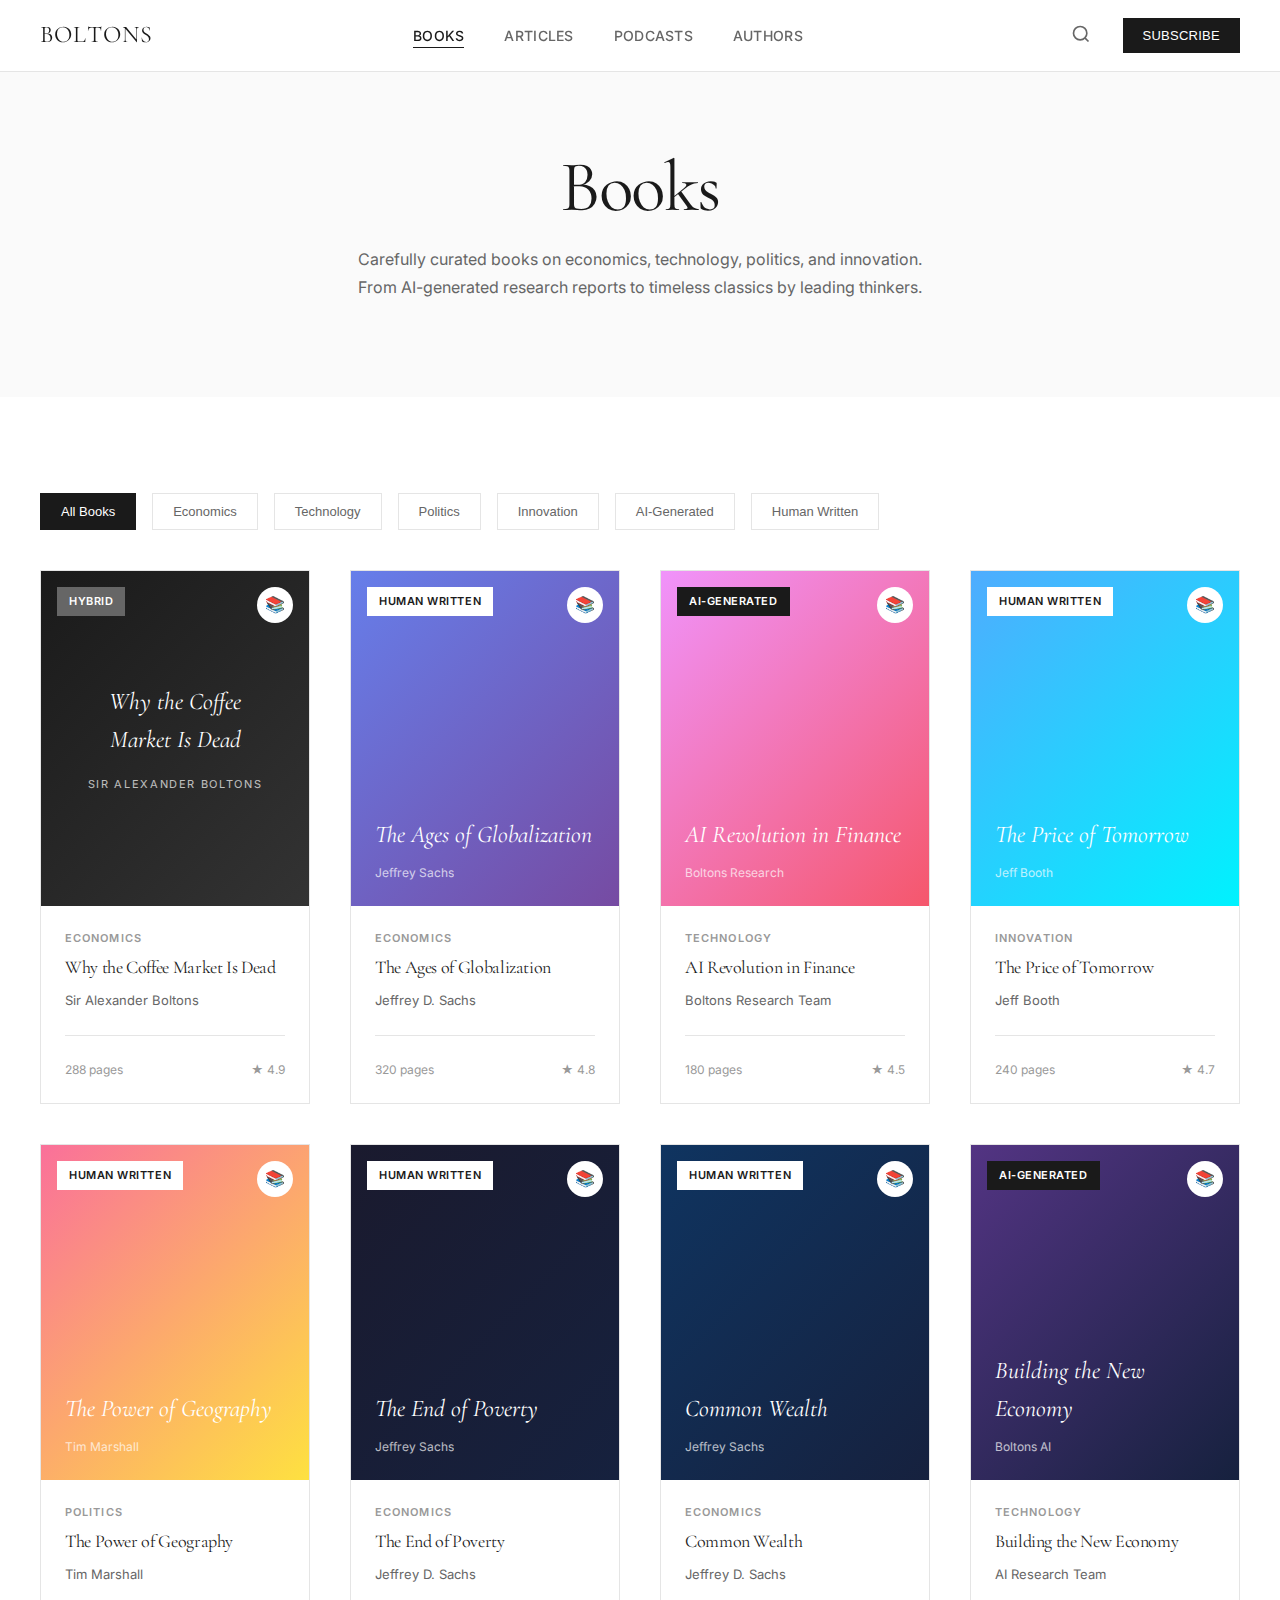
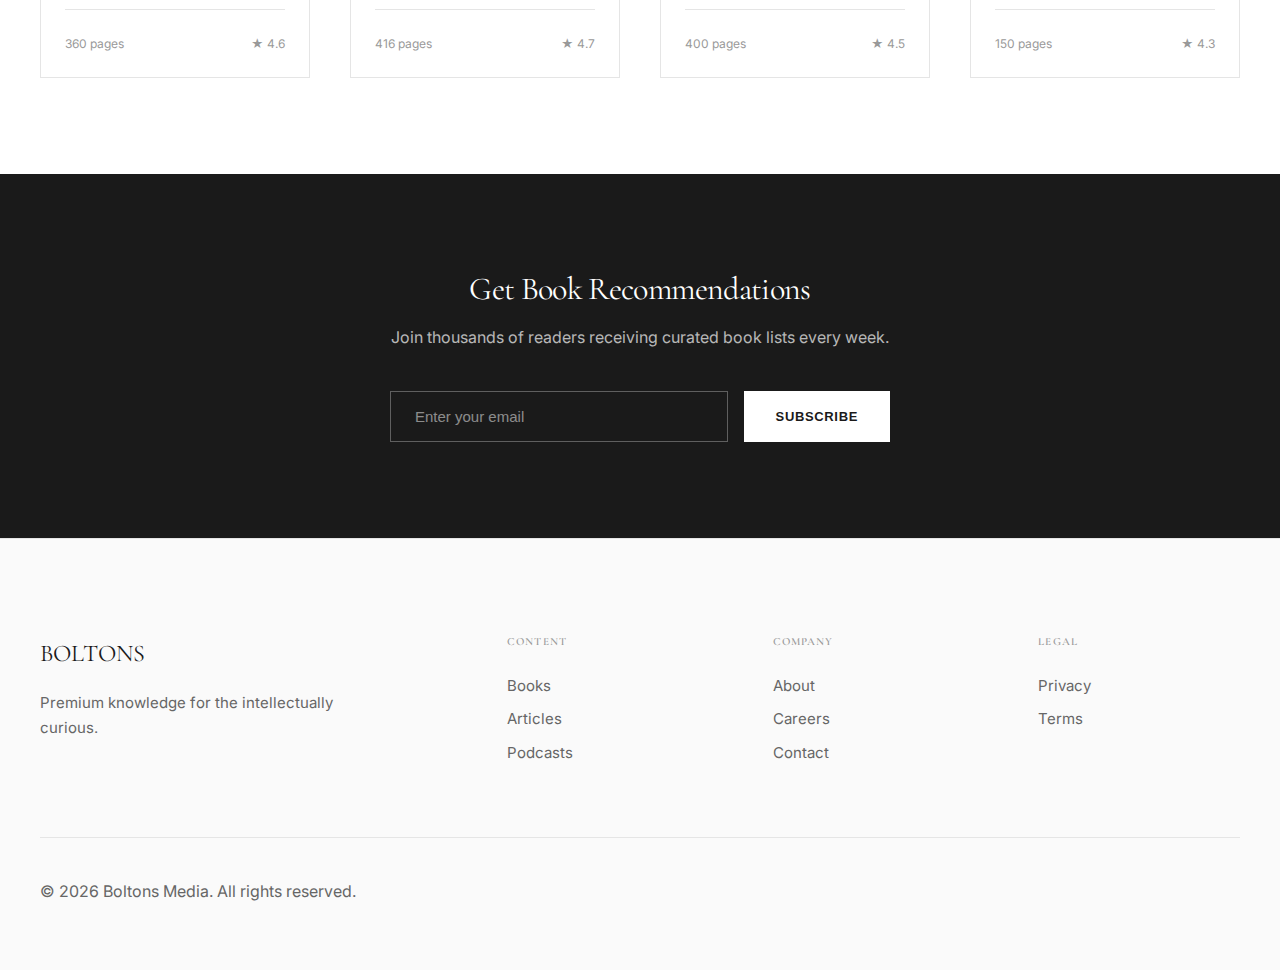
<file: books.html>
<!DOCTYPE html>
<html lang="en">
<head>
  <meta charset="UTF-8">
  <meta name="viewport" content="width=device-width, initial-scale=1.0">
  <title>Books — Boltons Media</title>
  <meta name="description" content="Curated books on economics, technology, politics, and more.">
  <link rel="stylesheet" href="styles.css">
  <link rel="preconnect" href="https://fonts.googleapis.com">
  <link rel="preconnect" href="https://fonts.gstatic.com" crossorigin>
  <link href="https://fonts.googleapis.com/css2?family=Cormorant+Garamond:ital,wght@0,400;0,500;0,600;1,400&family=Inter:wght@400;500;600&display=swap" rel="stylesheet">
  <style>
    :root {
      --font-primary: 'Cormorant Garamond', Georgia, serif;
      --font-secondary: 'Inter', -apple-system, BlinkMacSystemFont, sans-serif;
    }
  </style>
</head>
<body>
  <!-- Navigation -->
  <nav class="nav">
    <div class="nav-container">
      <a href="index.html" class="nav-logo">BOLTONS</a>
      <ul class="nav-links">
        <li><a href="books.html" class="active">Books</a></li>
        <li><a href="articles.html">Articles</a></li>
        <li><a href="podcasts.html">Podcasts</a></li>
        <li><a href="#authors">Authors</a></li>
      </ul>
      <div class="nav-actions">
        <button class="nav-search">
          <svg width="20" height="20" viewBox="0 0 24 24" fill="none" stroke="currentColor" stroke-width="2">
            <circle cx="11" cy="11" r="8"></circle>
            <path d="m21 21-4.35-4.35"></path>
          </svg>
        </button>
        <button class="nav-cta">Subscribe</button>
      </div>
    </div>
  </nav>

  <!-- Page Header -->
  <header class="page-header" style="padding-top: calc(80px + 4rem);">
    <h1 class="page-title">Books</h1>
    <p class="page-description">Carefully curated books on economics, technology, politics, and innovation. From AI-generated research reports to timeless classics by leading thinkers.</p>
  </header>

  <!-- Books Section -->
  <section class="section">
    <div class="categories">
      <button class="category-pill active">All Books</button>
      <button class="category-pill">Economics</button>
      <button class="category-pill">Technology</button>
      <button class="category-pill">Politics</button>
      <button class="category-pill">Innovation</button>
      <button class="category-pill">AI-Generated</button>
      <button class="category-pill">Human Written</button>
    </div>

    <div class="content-grid content-grid-featured">
      <article class="card">
        <a href="book-coffee-market.html" style="text-decoration: none; color: inherit;">
          <div class="card-image" style="background: linear-gradient(135deg, #1a1a1a 0%, #333 100%); display: flex; flex-direction: column; justify-content: center; align-items: center; color: white; text-align: center; padding: 2rem;">
            <div style="font-family: var(--font-primary); font-size: 1.5rem; font-style: italic;">Why the Coffee<br>Market Is Dead</div>
            <div style="font-size: 0.6875rem; margin-top: 1rem; letter-spacing: 0.15em; text-transform: uppercase; opacity: 0.7;">Sir Alexander Boltons</div>
          </div>
          <div class="card-badge card-badge-hybrid">Hybrid</div>
          <div class="card-type">📚</div>
          <div class="card-content">
            <div class="card-category">Economics</div>
            <h3 class="card-title">Why the Coffee Market Is Dead</h3>
            <p class="card-author">Sir Alexander Boltons</p>
            <div class="card-meta">
              <span>288 pages</span>
              <span>★ 4.9</span>
            </div>
          </div>
        </a>
      </article>

      <article class="card">
        <div class="card-image" style="background: linear-gradient(135deg, #667eea 0%, #764ba2 100%); display: flex; flex-direction: column; justify-content: flex-end; padding: 1.5rem; color: white;">
          <div style="font-family: var(--font-primary); font-size: 1.5rem; font-style: italic;">The Ages of Globalization</div>
          <div style="font-size: 0.75rem; margin-top: 0.5rem; opacity: 0.7;">Jeffrey Sachs</div>
        </div>
        <div class="card-badge">Human Written</div>
        <div class="card-type">📚</div>
        <div class="card-content">
          <div class="card-category">Economics</div>
          <h3 class="card-title">The Ages of Globalization</h3>
          <p class="card-author">Jeffrey D. Sachs</p>
          <div class="card-meta">
            <span>320 pages</span>
            <span>★ 4.8</span>
          </div>
        </div>
      </article>

      <article class="card">
        <div class="card-image" style="background: linear-gradient(135deg, #f093fb 0%, #f5576c 100%); display: flex; flex-direction: column; justify-content: flex-end; padding: 1.5rem; color: white;">
          <div style="font-family: var(--font-primary); font-size: 1.5rem; font-style: italic;">AI Revolution in Finance</div>
          <div style="font-size: 0.75rem; margin-top: 0.5rem; opacity: 0.7;">Boltons Research</div>
        </div>
        <div class="card-badge card-badge-ai">AI-Generated</div>
        <div class="card-type">📚</div>
        <div class="card-content">
          <div class="card-category">Technology</div>
          <h3 class="card-title">AI Revolution in Finance</h3>
          <p class="card-author">Boltons Research Team</p>
          <div class="card-meta">
            <span>180 pages</span>
            <span>★ 4.5</span>
          </div>
        </div>
      </article>

      <article class="card">
        <div class="card-image" style="background: linear-gradient(135deg, #4facfe 0%, #00f2fe 100%); display: flex; flex-direction: column; justify-content: flex-end; padding: 1.5rem; color: white;">
          <div style="font-family: var(--font-primary); font-size: 1.5rem; font-style: italic;">The Price of Tomorrow</div>
          <div style="font-size: 0.75rem; margin-top: 0.5rem; opacity: 0.7;">Jeff Booth</div>
        </div>
        <div class="card-badge">Human Written</div>
        <div class="card-type">📚</div>
        <div class="card-content">
          <div class="card-category">Innovation</div>
          <h3 class="card-title">The Price of Tomorrow</h3>
          <p class="card-author">Jeff Booth</p>
          <div class="card-meta">
            <span>240 pages</span>
            <span>★ 4.7</span>
          </div>
        </div>
      </article>

      <article class="card">
        <div class="card-image" style="background: linear-gradient(135deg, #fa709a 0%, #fee140 100%); display: flex; flex-direction: column; justify-content: flex-end; padding: 1.5rem; color: white;">
          <div style="font-family: var(--font-primary); font-size: 1.5rem; font-style: italic;">The Power of Geography</div>
          <div style="font-size: 0.75rem; margin-top: 0.5rem; opacity: 0.7;">Tim Marshall</div>
        </div>
        <div class="card-badge">Human Written</div>
        <div class="card-type">📚</div>
        <div class="card-content">
          <div class="card-category">Politics</div>
          <h3 class="card-title">The Power of Geography</h3>
          <p class="card-author">Tim Marshall</p>
          <div class="card-meta">
            <span>360 pages</span>
            <span>★ 4.6</span>
          </div>
        </div>
      </article>

      <article class="card">
        <div class="card-image" style="background: linear-gradient(135deg, #1a1a2e 0%, #16213e 100%); display: flex; flex-direction: column; justify-content: flex-end; padding: 1.5rem; color: white;">
          <div style="font-family: var(--font-primary); font-size: 1.5rem; font-style: italic;">The End of Poverty</div>
          <div style="font-size: 0.75rem; margin-top: 0.5rem; opacity: 0.7;">Jeffrey Sachs</div>
        </div>
        <div class="card-badge">Human Written</div>
        <div class="card-type">📚</div>
        <div class="card-content">
          <div class="card-category">Economics</div>
          <h3 class="card-title">The End of Poverty</h3>
          <p class="card-author">Jeffrey D. Sachs</p>
          <div class="card-meta">
            <span>416 pages</span>
            <span>★ 4.7</span>
          </div>
        </div>
      </article>

      <article class="card">
        <div class="card-image" style="background: linear-gradient(135deg, #0f3460 0%, #16213e 100%); display: flex; flex-direction: column; justify-content: flex-end; padding: 1.5rem; color: white;">
          <div style="font-family: var(--font-primary); font-size: 1.5rem; font-style: italic;">Common Wealth</div>
          <div style="font-size: 0.75rem; margin-top: 0.5rem; opacity: 0.7;">Jeffrey Sachs</div>
        </div>
        <div class="card-badge">Human Written</div>
        <div class="card-type">📚</div>
        <div class="card-content">
          <div class="card-category">Economics</div>
          <h3 class="card-title">Common Wealth</h3>
          <p class="card-author">Jeffrey D. Sachs</p>
          <div class="card-meta">
            <span>400 pages</span>
            <span>★ 4.5</span>
          </div>
        </div>
      </article>

      <article class="card">
        <div class="card-image" style="background: linear-gradient(135deg, #533483 0%, #16213e 100%); display: flex; flex-direction: column; justify-content: flex-end; padding: 1.5rem; color: white;">
          <div style="font-family: var(--font-primary); font-size: 1.5rem; font-style: italic;">Building the New Economy</div>
          <div style="font-size: 0.75rem; margin-top: 0.5rem; opacity: 0.7;">Boltons AI</div>
        </div>
        <div class="card-badge card-badge-ai">AI-Generated</div>
        <div class="card-type">📚</div>
        <div class="card-content">
          <div class="card-category">Technology</div>
          <h3 class="card-title">Building the New Economy</h3>
          <p class="card-author">AI Research Team</p>
          <div class="card-meta">
            <span>150 pages</span>
            <span>★ 4.3</span>
          </div>
        </div>
      </article>
    </div>
  </section>

  <!-- Newsletter -->
  <section class="newsletter">
    <h2 class="newsletter-title">Get Book Recommendations</h2>
    <p class="newsletter-text">Join thousands of readers receiving curated book lists every week.</p>
    <form class="newsletter-form">
      <input type="email" class="newsletter-input" placeholder="Enter your email">
      <button type="submit" class="newsletter-btn">Subscribe</button>
    </form>
  </section>

  <!-- Footer -->
  <footer class="footer">
    <div class="footer-container">
      <div class="footer-grid">
        <div>
          <div class="footer-brand">BOLTONS</div>
          <p class="footer-tagline">Premium knowledge for the intellectually curious.</p>
        </div>
        <div>
          <h4 class="footer-heading">Content</h4>
          <ul class="footer-links">
            <li><a href="books.html">Books</a></li>
            <li><a href="articles.html">Articles</a></li>
            <li><a href="podcasts.html">Podcasts</a></li>
          </ul>
        </div>
        <div>
          <h4 class="footer-heading">Company</h4>
          <ul class="footer-links">
            <li><a href="#">About</a></li>
            <li><a href="#">Careers</a></li>
            <li><a href="#">Contact</a></li>
          </ul>
        </div>
        <div>
          <h4 class="footer-heading">Legal</h4>
          <ul class="footer-links">
            <li><a href="#">Privacy</a></li>
            <li><a href="#">Terms</a></li>
          </ul>
        </div>
      </div>
      <div class="footer-bottom">
        <p>&copy; 2026 Boltons Media. All rights reserved.</p>
      </div>
    </div>
  </footer>

  <script src="script.js"></script>
</body>
</html>
</file>
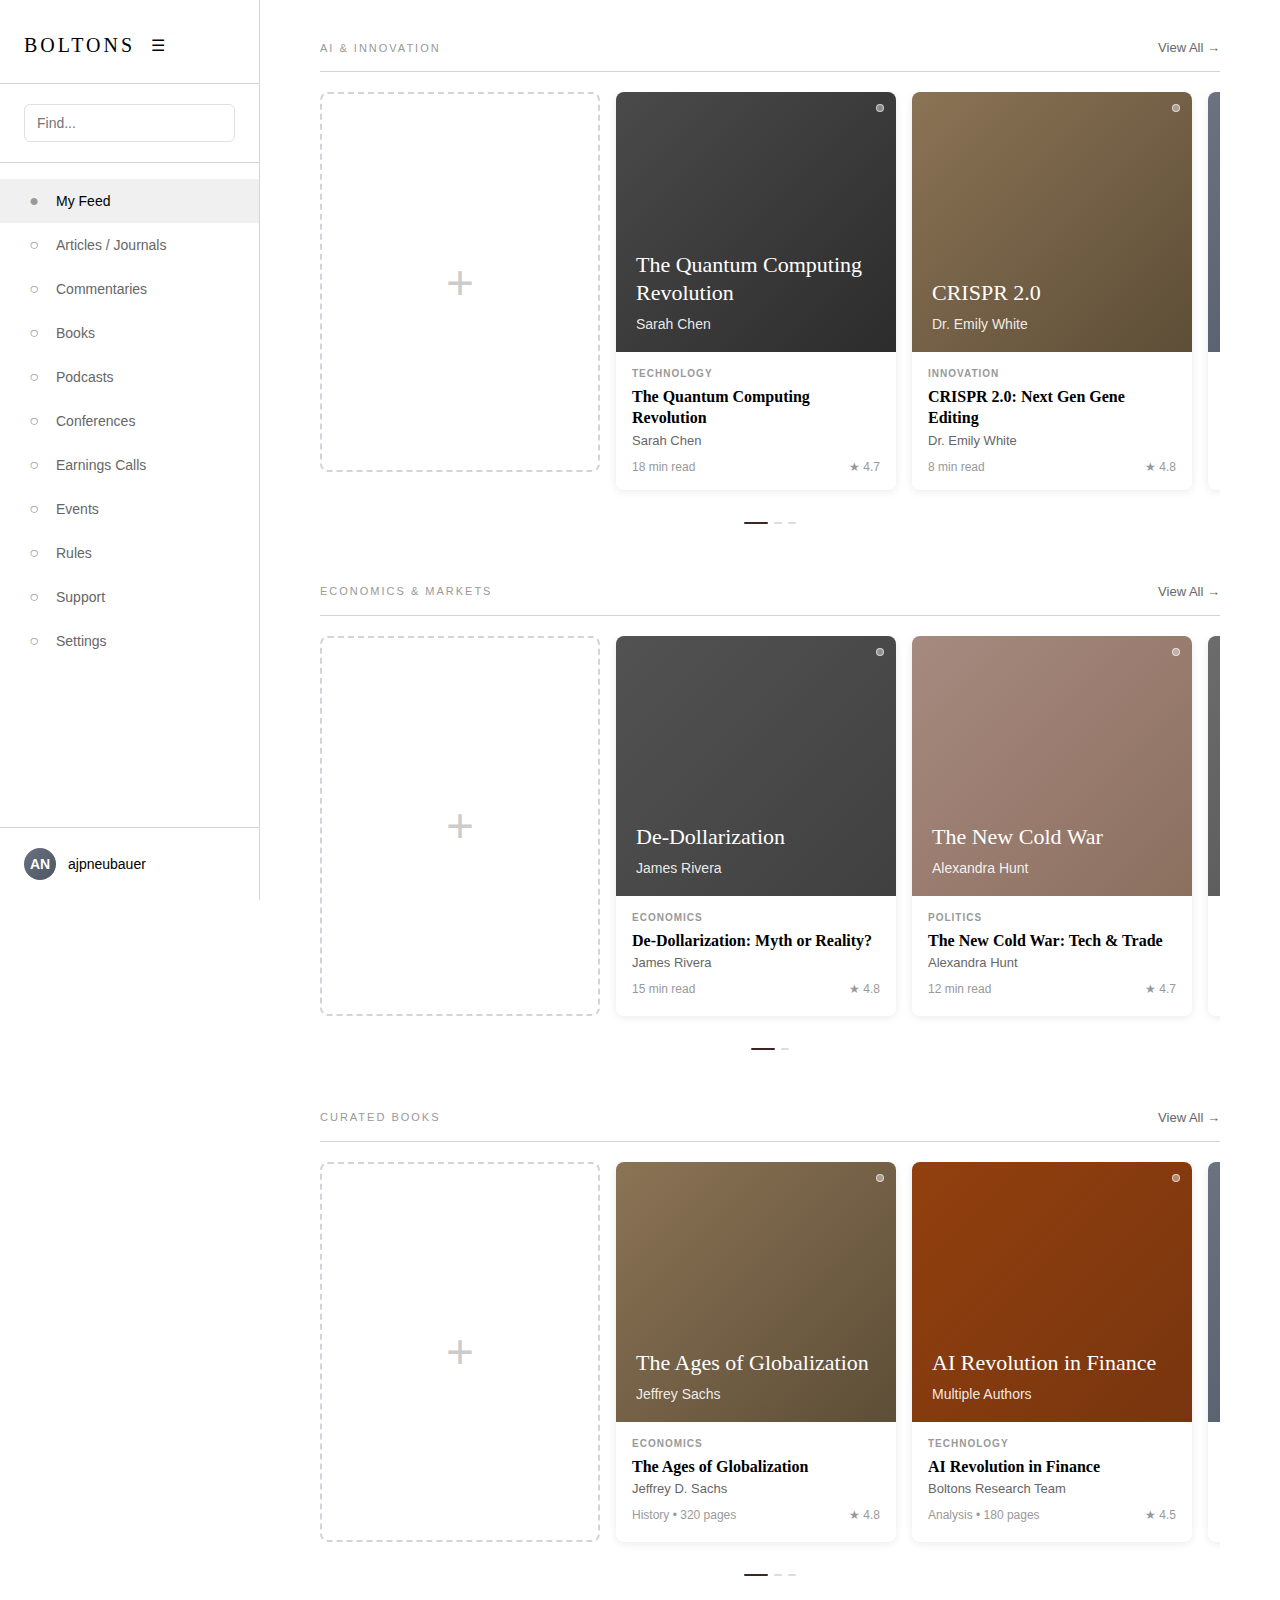
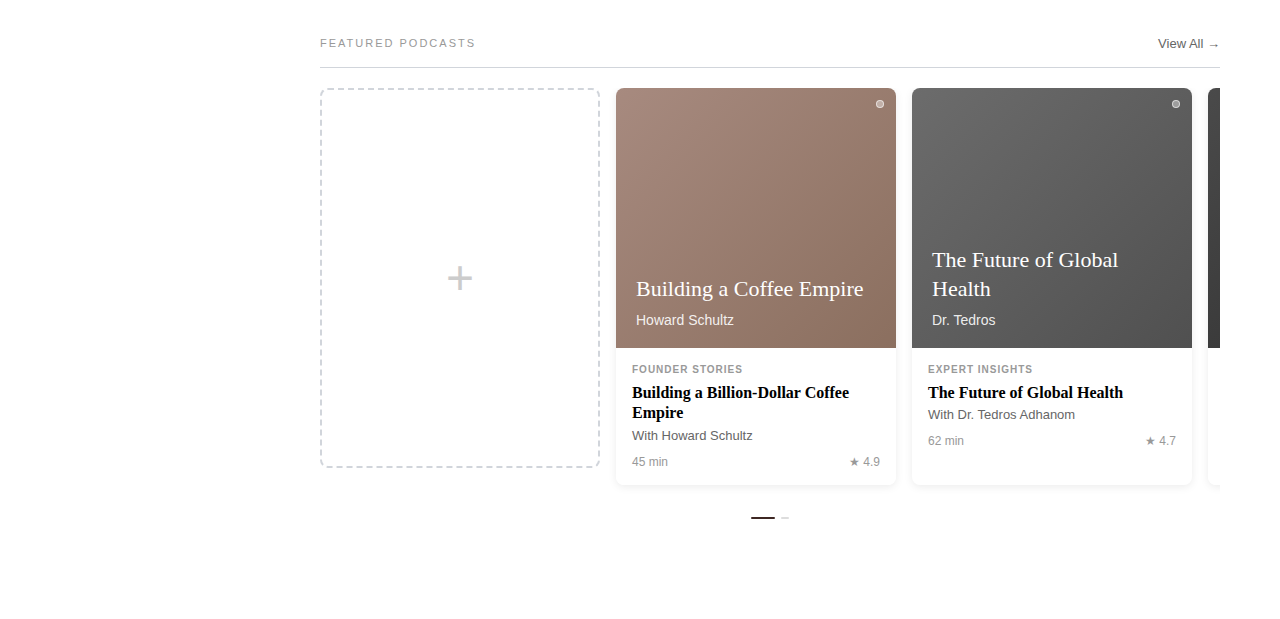
<file: mockups-v2.html>
<!DOCTYPE html>
<html lang="en">
<head>
    <meta charset="UTF-8">
    <meta name="viewport" content="width=device-width, initial-scale=1.0">
    <title>Boltons — Premium Knowledge Platform</title>
    <style>
        * {
            margin: 0;
            padding: 0;
            box-sizing: border-box;
        }

        body {
            font-family: -apple-system, BlinkMacSystemFont, "Inter", "Segoe UI", sans-serif;
            background: #FFFFFF;
            color: #000000;
            overflow-x: hidden;
        }

        /* Sidebar */
        .sidebar {
            position: fixed;
            left: 0;
            top: 0;
            width: 260px;
            height: 100vh;
            background: #FFFFFF;
            border-right: 1px solid #D1D5DB;
            display: flex;
            flex-direction: column;
            z-index: 1000;
            transition: width 0.3s ease;
        }

        .sidebar.collapsed {
            width: 60px;
        }

        .sidebar.collapsed .nav-text,
        .sidebar.collapsed .search-input,
        .sidebar.collapsed .user-name {
            display: none;
        }

        .sidebar.collapsed .logo-text {
            opacity: 0;
        }

        /* Logo */
        .logo {
            padding: 32px 24px 24px;
            border-bottom: 1px solid #D1D5DB;
            display: flex;
            align-items: center;
            gap: 12px;
        }

        .logo-text {
            font-family: "Didot", "Bodoni MT", Georgia, serif;
            font-size: 20px;
            font-weight: 300;
            letter-spacing: 3px;
            transition: opacity 0.3s;
        }

        .toggle-btn {
            cursor: pointer;
            padding: 4px;
            border-radius: 4px;
            transition: background 0.2s;
        }

        .toggle-btn:hover {
            background: #F0F0F0;
        }

        /* Search */
        .search-bar {
            padding: 20px 24px;
            border-bottom: 1px solid #D1D5DB;
        }

        .search-input {
            width: 100%;
            padding: 10px 12px;
            border: 1px solid #E0E0E0;
            border-radius: 6px;
            font-size: 14px;
            outline: none;
            transition: border 0.2s;
        }

        .search-input:focus {
            border-color: #3E2723;
        }

        /* Navigation */
        .nav {
            flex: 1;
            padding: 16px 0;
            overflow-y: auto;
        }

        .nav-item {
            display: flex;
            align-items: center;
            gap: 12px;
            padding: 12px 24px;
            cursor: pointer;
            transition: background 0.2s;
            color: #666;
            text-decoration: none;
        }

        .nav-item:hover {
            background: #F9F9F9;
            color: #000;
        }

        .nav-item.active {
            background: #F0F0F0;
            color: #000;
            font-weight: 500;
        }

        .nav-icon {
            width: 20px;
            height: 20px;
            display: flex;
            align-items: center;
            justify-content: center;
            font-size: 16px;
            color: #999;
        }

        .nav-text {
            font-size: 14px;
        }

        /* User Profile */
        .user-profile {
            padding: 20px 24px;
            border-top: 1px solid #D1D5DB;
            display: flex;
            align-items: center;
            gap: 12px;
            cursor: pointer;
        }

        .user-avatar {
            width: 32px;
            height: 32px;
            border-radius: 50%;
            background: linear-gradient(135deg, #6B7280 0%, #4B5563 100%);
            display: flex;
            align-items: center;
            justify-content: center;
            color: #FFF;
            font-size: 14px;
            font-weight: 600;
        }

        .user-name {
            font-size: 14px;
            font-weight: 500;
        }

        /* Main Content */
        .main-content {
            margin-left: 260px;
            padding: 40px 60px;
            transition: margin-left 0.3s ease;
        }

        .sidebar.collapsed + .main-content {
            margin-left: 60px;
        }

        /* Carousel Section */
        .carousel-section {
            margin-bottom: 60px;
        }

        .carousel-header {
            display: flex;
            justify-content: space-between;
            align-items: center;
            margin-bottom: 20px;
            padding-bottom: 16px;
            border-bottom: 1px solid #D1D5DB;
        }

        .carousel-title {
            font-size: 11px;
            font-weight: 500;
            letter-spacing: 2px;
            text-transform: uppercase;
            color: #999;
        }

        .view-all {
            font-size: 13px;
            color: #666;
            text-decoration: none;
            transition: color 0.2s;
        }

        .view-all:hover {
            color: #3E2723;
        }

        /* Carousel Container */
        .carousel-container {
            position: relative;
        }

        .carousel-wrapper {
            display: flex;
            gap: 16px;
            overflow-x: hidden;
            scroll-behavior: smooth;
            padding-bottom: 20px;
        }

        /* Navigation Arrows */
        .carousel-nav {
            position: absolute;
            top: 50%;
            transform: translateY(-50%);
            width: 40px;
            height: 40px;
            background: rgba(255, 255, 255, 0.95);
            border: 1px solid #E0E0E0;
            border-radius: 50%;
            display: flex;
            align-items: center;
            justify-content: center;
            cursor: pointer;
            opacity: 0;
            transition: opacity 0.2s, background 0.2s;
            z-index: 10;
        }

        .carousel-container:hover .carousel-nav {
            opacity: 1;
        }

        .carousel-nav:hover {
            background: #FFF;
            box-shadow: 0 2px 8px rgba(0,0,0,0.15);
        }

        .carousel-nav.left {
            left: -20px;
        }

        .carousel-nav.right {
            right: -20px;
        }

        /* Progress Indicators */
        .carousel-progress {
            display: flex;
            gap: 6px;
            margin-top: 12px;
            justify-content: center;
        }

        .progress-dot {
            width: 8px;
            height: 2px;
            background: #DDD;
            border-radius: 1px;
            transition: all 0.3s;
        }

        .progress-dot.active {
            background: #3E2723;
            width: 24px;
        }

        /* Content Cards */
        .card {
            flex: 0 0 280px;
            border-radius: 8px;
            overflow: hidden;
            box-shadow: 0 2px 8px rgba(0,0,0,0.08);
            cursor: pointer;
            transition: transform 0.2s, box-shadow 0.2s;
        }

        .card:hover {
            transform: translateY(-4px);
            box-shadow: 0 4px 16px rgba(0,0,0,0.12);
        }

        .card-image {
            position: relative;
            width: 100%;
            height: 260px;
            display: flex;
            flex-direction: column;
            justify-content: flex-end;
            padding: 20px;
            background: linear-gradient(135deg, #667eea 0%, #764ba2 100%);
        }

        .card-badge {
            position: absolute;
            top: 12px;
            right: 12px;
            width: 8px;
            height: 8px;
            background: rgba(255,255,255,0.4);
            border-radius: 50%;
            border: 1px solid rgba(255,255,255,0.6);
        }

        .card-title-overlay {
            font-family: "Didot", Georgia, serif;
            font-size: 22px;
            font-weight: 400;
            color: #FFF;
            line-height: 1.3;
            margin-bottom: 8px;
        }

        .card-author-overlay {
            font-size: 14px;
            color: rgba(255,255,255,0.9);
        }

        .card-info {
            background: #FFF;
            padding: 16px;
        }

        .card-category {
            font-size: 10px;
            font-weight: 600;
            letter-spacing: 1px;
            text-transform: uppercase;
            color: #999;
            margin-bottom: 8px;
        }

        .card-title {
            font-family: Georgia, serif;
            font-size: 16px;
            font-weight: 600;
            margin-bottom: 4px;
            line-height: 1.3;
        }

        .card-author {
            font-size: 13px;
            color: #666;
            margin-bottom: 12px;
        }

        .card-meta {
            display: flex;
            justify-content: space-between;
            align-items: center;
            font-size: 12px;
            color: #999;
        }

        .card-rating {
            display: flex;
            align-items: center;
            gap: 4px;
        }

        /* Add Content Card */
        .card-add {
            flex: 0 0 280px;
            height: 380px;
            border: 2px dashed #D1D5DB;
            border-radius: 8px;
            display: flex;
            align-items: center;
            justify-content: center;
            cursor: pointer;
            transition: all 0.2s;
            background: #FFFFFF;
        }

        .card-add:hover {
            border-color: #3E2723;
            background: #F9F9F9;
        }

        .card-add-icon {
            font-size: 48px;
            font-weight: 200;
            color: #CCC;
            transition: color 0.2s;
        }

        .card-add:hover .card-add-icon {
            color: #3E2723;
        }

        /* Gradient variations - muted, sophisticated palette */
        .gradient-1 { background: linear-gradient(135deg, #4a4a4a 0%, #2c2c2c 100%); }
        .gradient-2 { background: linear-gradient(135deg, #8B7355 0%, #5D4E37 100%); }
        .gradient-3 { background: linear-gradient(135deg, #6B7280 0%, #4B5563 100%); }
        .gradient-4 { background: linear-gradient(135deg, #78716C 0%, #57534E 100%); }
        .gradient-5 { background: linear-gradient(135deg, #92400E 0%, #78350F 100%); }
        .gradient-6 { background: linear-gradient(135deg, #525252 0%, #404040 100%); }
        .gradient-7 { background: linear-gradient(135deg, #A78A7F 0%, #8B6F5F 100%); }
        .gradient-8 { background: linear-gradient(135deg, #6C6C6C 0%, #505050 100%); }
    </style>
</head>
<body>
    <!-- SIDEBAR -->
    <div class="sidebar" id="sidebar">
        <!-- Logo -->
        <div class="logo">
            <span class="logo-text">BOLTONS</span>
            <span class="toggle-btn" onclick="toggleSidebar()">☰</span>
        </div>

        <!-- Search -->
        <div class="search-bar">
            <input type="text" class="search-input" placeholder="Find...">
        </div>

        <!-- Navigation -->
        <div class="nav">
            <a href="#" class="nav-item active">
                <span class="nav-icon">●</span>
                <span class="nav-text">My Feed</span>
            </a>
            <a href="#" class="nav-item">
                <span class="nav-icon">○</span>
                <span class="nav-text">Articles / Journals</span>
            </a>
            <a href="#" class="nav-item">
                <span class="nav-icon">○</span>
                <span class="nav-text">Commentaries</span>
            </a>
            <a href="#" class="nav-item">
                <span class="nav-icon">○</span>
                <span class="nav-text">Books</span>
            </a>
            <a href="#" class="nav-item">
                <span class="nav-icon">○</span>
                <span class="nav-text">Podcasts</span>
            </a>
            <a href="#" class="nav-item">
                <span class="nav-icon">○</span>
                <span class="nav-text">Conferences</span>
            </a>
            <a href="#" class="nav-item">
                <span class="nav-icon">○</span>
                <span class="nav-text">Earnings Calls</span>
            </a>
            <a href="#" class="nav-item">
                <span class="nav-icon">○</span>
                <span class="nav-text">Events</span>
            </a>
            <a href="#" class="nav-item">
                <span class="nav-icon">○</span>
                <span class="nav-text">Rules</span>
            </a>
            <a href="#" class="nav-item">
                <span class="nav-icon">○</span>
                <span class="nav-text">Support</span>
            </a>
            <a href="#" class="nav-item">
                <span class="nav-icon">○</span>
                <span class="nav-text">Settings</span>
            </a>
        </div>

        <!-- User Profile -->
        <div class="user-profile">
            <div class="user-avatar">AN</div>
            <div class="user-name">ajpneubauer</div>
        </div>
    </div>

    <!-- MAIN CONTENT -->
    <div class="main-content">
        
        <!-- CAROUSEL 1: AI & Innovation -->
        <div class="carousel-section">
            <div class="carousel-header">
                <div class="carousel-title">AI & Innovation</div>
                <a href="#" class="view-all">View All →</a>
            </div>
            <div class="carousel-container">
                <div class="carousel-nav left" onclick="scrollCarousel('carousel1', -1)">←</div>
                <div class="carousel-nav right" onclick="scrollCarousel('carousel1', 1)">→</div>
                <div class="carousel-wrapper" id="carousel1">
                    <!-- Add Card First -->
                    <div class="card-add">
                        <div class="card-add-icon">+</div>
                    </div>
                    
                    <!-- Content Cards -->
                    <div class="card">
                        <div class="card-image gradient-1">
                            <div class="card-badge"></div>
                            <div class="card-title-overlay">The Quantum Computing Revolution</div>
                            <div class="card-author-overlay">Sarah Chen</div>
                        </div>
                        <div class="card-info">
                            <div class="card-category">Technology</div>
                            <div class="card-title">The Quantum Computing Revolution</div>
                            <div class="card-author">Sarah Chen</div>
                            <div class="card-meta">
                                <span>18 min read</span>
                                <span class="card-rating">★ 4.7</span>
                            </div>
                        </div>
                    </div>

                    <div class="card">
                        <div class="card-image gradient-2">
                            <div class="card-badge"></div>
                            <div class="card-title-overlay">CRISPR 2.0</div>
                            <div class="card-author-overlay">Dr. Emily White</div>
                        </div>
                        <div class="card-info">
                            <div class="card-category">Innovation</div>
                            <div class="card-title">CRISPR 2.0: Next Gen Gene Editing</div>
                            <div class="card-author">Dr. Emily White</div>
                            <div class="card-meta">
                                <span>8 min read</span>
                                <span class="card-rating">★ 4.8</span>
                            </div>
                        </div>
                    </div>

                    <div class="card">
                        <div class="card-image gradient-3">
                            <div class="card-badge"></div>
                            <div class="card-title-overlay">SpaceX vs. NASA</div>
                            <div class="card-author-overlay">Michael Torres</div>
                        </div>
                        <div class="card-info">
                            <div class="card-category">Space Tech</div>
                            <div class="card-title">SpaceX vs. NASA: New Space Race</div>
                            <div class="card-author">Michael Torres</div>
                            <div class="card-meta">
                                <span>10 min read</span>
                                <span class="card-rating">★ 4.6</span>
                            </div>
                        </div>
                    </div>

                    <div class="card">
                        <div class="card-image gradient-4">
                            <div class="card-badge"></div>
                            <div class="card-title-overlay">Battery Revolution</div>
                            <div class="card-author-overlay">Rachel Kim</div>
                        </div>
                        <div class="card-info">
                            <div class="card-category">Energy</div>
                            <div class="card-title">The Battery Revolution Powering EVs</div>
                            <div class="card-author">Rachel Kim</div>
                            <div class="card-meta">
                                <span>14 min read</span>
                                <span class="card-rating">★ 4.9</span>
                            </div>
                        </div>
                    </div>

                    <div class="card">
                        <div class="card-image gradient-5">
                            <div class="card-badge"></div>
                            <div class="card-title-overlay">Neural Interfaces</div>
                            <div class="card-author-overlay">James Park</div>
                        </div>
                        <div class="card-info">
                            <div class="card-category">Neuroscience</div>
                            <div class="card-title">Neural Interfaces: Brain-Computer Future</div>
                            <div class="card-author">James Park</div>
                            <div class="card-meta">
                                <span>16 min read</span>
                                <span class="card-rating">★ 4.5</span>
                            </div>
                        </div>
                    </div>
                </div>
            </div>
            <div class="carousel-progress">
                <div class="progress-dot active"></div>
                <div class="progress-dot"></div>
                <div class="progress-dot"></div>
            </div>
        </div>

        <!-- CAROUSEL 2: Economics & Markets -->
        <div class="carousel-section">
            <div class="carousel-header">
                <div class="carousel-title">Economics & Markets</div>
                <a href="#" class="view-all">View All →</a>
            </div>
            <div class="carousel-container">
                <div class="carousel-nav left" onclick="scrollCarousel('carousel2', -1)">←</div>
                <div class="carousel-nav right" onclick="scrollCarousel('carousel2', 1)">→</div>
                <div class="carousel-wrapper" id="carousel2">
                    <!-- Add Card First -->
                    <div class="card-add">
                        <div class="card-add-icon">+</div>
                    </div>

                    <div class="card">
                        <div class="card-image gradient-6">
                            <div class="card-badge"></div>
                            <div class="card-title-overlay">De-Dollarization</div>
                            <div class="card-author-overlay">James Rivera</div>
                        </div>
                        <div class="card-info">
                            <div class="card-category">Economics</div>
                            <div class="card-title">De-Dollarization: Myth or Reality?</div>
                            <div class="card-author">James Rivera</div>
                            <div class="card-meta">
                                <span>15 min read</span>
                                <span class="card-rating">★ 4.8</span>
                            </div>
                        </div>
                    </div>

                    <div class="card">
                        <div class="card-image gradient-7">
                            <div class="card-badge"></div>
                            <div class="card-title-overlay">The New Cold War</div>
                            <div class="card-author-overlay">Alexandra Hunt</div>
                        </div>
                        <div class="card-info">
                            <div class="card-category">Politics</div>
                            <div class="card-title">The New Cold War: Tech & Trade</div>
                            <div class="card-author">Alexandra Hunt</div>
                            <div class="card-meta">
                                <span>12 min read</span>
                                <span class="card-rating">★ 4.7</span>
                            </div>
                        </div>
                    </div>

                    <div class="card">
                        <div class="card-image gradient-8">
                            <div class="card-badge"></div>
                            <div class="card-title-overlay">Silent Luxury Boom</div>
                            <div class="card-author-overlay">Sophie Laurent</div>
                        </div>
                        <div class="card-info">
                            <div class="card-category">Consumer</div>
                            <div class="card-title">The Silent Luxury Boom</div>
                            <div class="card-author">Sophie Laurent</div>
                            <div class="card-meta">
                                <span>6 min read</span>
                                <span class="card-rating">★ 4.5</span>
                            </div>
                        </div>
                    </div>

                    <div class="card">
                        <div class="card-image gradient-1">
                            <div class="card-badge"></div>
                            <div class="card-title-overlay">Private Equity's Golden Age</div>
                            <div class="card-author-overlay">Marcus Chen</div>
                        </div>
                        <div class="card-info">
                            <div class="card-category">Finance</div>
                            <div class="card-title">Private Equity's Golden Age</div>
                            <div class="card-author">Marcus Chen</div>
                            <div class="card-meta">
                                <span>20 min read</span>
                                <span class="card-rating">★ 4.9</span>
                            </div>
                        </div>
                    </div>
                </div>
            </div>
            <div class="carousel-progress">
                <div class="progress-dot active"></div>
                <div class="progress-dot"></div>
            </div>
        </div>

        <!-- CAROUSEL 3: Curated Books -->
        <div class="carousel-section">
            <div class="carousel-header">
                <div class="carousel-title">Curated Books</div>
                <a href="#" class="view-all">View All →</a>
            </div>
            <div class="carousel-container">
                <div class="carousel-nav left" onclick="scrollCarousel('carousel3', -1)">←</div>
                <div class="carousel-nav right" onclick="scrollCarousel('carousel3', 1)">→</div>
                <div class="carousel-wrapper" id="carousel3">
                    <!-- Add Card First -->
                    <div class="card-add">
                        <div class="card-add-icon">+</div>
                    </div>

                    <div class="card">
                        <div class="card-image gradient-2">
                            <div class="card-badge"></div>
                            <div class="card-title-overlay">The Ages of Globalization</div>
                            <div class="card-author-overlay">Jeffrey Sachs</div>
                        </div>
                        <div class="card-info">
                            <div class="card-category">Economics</div>
                            <div class="card-title">The Ages of Globalization</div>
                            <div class="card-author">Jeffrey D. Sachs</div>
                            <div class="card-meta">
                                <span>History • 320 pages</span>
                                <span class="card-rating">★ 4.8</span>
                            </div>
                        </div>
                    </div>

                    <div class="card">
                        <div class="card-image gradient-5">
                            <div class="card-badge"></div>
                            <div class="card-title-overlay">AI Revolution in Finance</div>
                            <div class="card-author-overlay">Multiple Authors</div>
                        </div>
                        <div class="card-info">
                            <div class="card-category">Technology</div>
                            <div class="card-title">AI Revolution in Finance</div>
                            <div class="card-author">Boltons Research Team</div>
                            <div class="card-meta">
                                <span>Analysis • 180 pages</span>
                                <span class="card-rating">★ 4.5</span>
                            </div>
                        </div>
                    </div>

                    <div class="card">
                        <div class="card-image gradient-3">
                            <div class="card-badge"></div>
                            <div class="card-title-overlay">The Price of Tomorrow</div>
                            <div class="card-author-overlay">Jeff Booth</div>
                        </div>
                        <div class="card-info">
                            <div class="card-category">Innovation</div>
                            <div class="card-title">The Price of Tomorrow</div>
                            <div class="card-author">Jeff Booth</div>
                            <div class="card-meta">
                                <span>Technology • 240 pages</span>
                                <span class="card-rating">★ 4.7</span>
                            </div>
                        </div>
                    </div>

                    <div class="card">
                        <div class="card-image gradient-4">
                            <div class="card-badge"></div>
                            <div class="card-title-overlay">The Power of Geography</div>
                            <div class="card-author-overlay">Tim Marshall</div>
                        </div>
                        <div class="card-info">
                            <div class="card-category">Politics</div>
                            <div class="card-title">The Power of Geography</div>
                            <div class="card-author">Tim Marshall</div>
                            <div class="card-meta">
                                <span>Geopolitics • 360 pages</span>
                                <span class="card-rating">★ 4.6</span>
                            </div>
                        </div>
                    </div>

                    <div class="card">
                        <div class="card-image gradient-6">
                            <div class="card-badge"></div>
                            <div class="card-title-overlay">Shoe Dog</div>
                            <div class="card-author-overlay">Phil Knight</div>
                        </div>
                        <div class="card-info">
                            <div class="card-category">Biography</div>
                            <div class="card-title">Shoe Dog</div>
                            <div class="card-author">Phil Knight</div>
                            <div class="card-meta">
                                <span>Memoir • 386 pages</span>
                                <span class="card-rating">★ 4.8</span>
                            </div>
                        </div>
                    </div>
                </div>
            </div>
            <div class="carousel-progress">
                <div class="progress-dot active"></div>
                <div class="progress-dot"></div>
                <div class="progress-dot"></div>
            </div>
        </div>

        <!-- CAROUSEL 4: Featured Podcasts -->
        <div class="carousel-section">
            <div class="carousel-header">
                <div class="carousel-title">Featured Podcasts</div>
                <a href="#" class="view-all">View All →</a>
            </div>
            <div class="carousel-container">
                <div class="carousel-nav left" onclick="scrollCarousel('carousel4', -1)">←</div>
                <div class="carousel-nav right" onclick="scrollCarousel('carousel4', 1)">→</div>
                <div class="carousel-wrapper" id="carousel4">
                    <!-- Add Card First -->
                    <div class="card-add">
                        <div class="card-add-icon">+</div>
                    </div>

                    <div class="card">
                        <div class="card-image gradient-7">
                            <div class="card-badge"></div>
                            <div class="card-title-overlay">Building a Coffee Empire</div>
                            <div class="card-author-overlay">Howard Schultz</div>
                        </div>
                        <div class="card-info">
                            <div class="card-category">Founder Stories</div>
                            <div class="card-title">Building a Billion-Dollar Coffee Empire</div>
                            <div class="card-author">With Howard Schultz</div>
                            <div class="card-meta">
                                <span>45 min</span>
                                <span class="card-rating">★ 4.9</span>
                            </div>
                        </div>
                    </div>

                    <div class="card">
                        <div class="card-image gradient-8">
                            <div class="card-badge"></div>
                            <div class="card-title-overlay">The Future of Global Health</div>
                            <div class="card-author-overlay">Dr. Tedros</div>
                        </div>
                        <div class="card-info">
                            <div class="card-category">Expert Insights</div>
                            <div class="card-title">The Future of Global Health</div>
                            <div class="card-author">With Dr. Tedros Adhanom</div>
                            <div class="card-meta">
                                <span>62 min</span>
                                <span class="card-rating">★ 4.7</span>
                            </div>
                        </div>
                    </div>

                    <div class="card">
                        <div class="card-image gradient-1">
                            <div class="card-badge"></div>
                            <div class="card-title-overlay">Commodities Weekly</div>
                            <div class="card-author-overlay">Market Analysis</div>
                        </div>
                        <div class="card-info">
                            <div class="card-category">Market Analysis</div>
                            <div class="card-title">Commodities Weekly: Oil, Gold & Beyond</div>
                            <div class="card-author">AI-Generated Market Roundup</div>
                            <div class="card-meta">
                                <span>28 min</span>
                                <span class="card-rating">★ 4.5</span>
                            </div>
                        </div>
                    </div>
                </div>
            </div>
            <div class="carousel-progress">
                <div class="progress-dot active"></div>
                <div class="progress-dot"></div>
            </div>
        </div>

    </div>

    <script>
        function toggleSidebar() {
            const sidebar = document.getElementById('sidebar');
            sidebar.classList.toggle('collapsed');
        }

        function scrollCarousel(carouselId, direction) {
            const carousel = document.getElementById(carouselId);
            const scrollAmount = 296; // card width + gap
            carousel.scrollBy({
                left: direction * scrollAmount,
                behavior: 'smooth'
            });
        }
    </script>
</body>
</html>
</file>
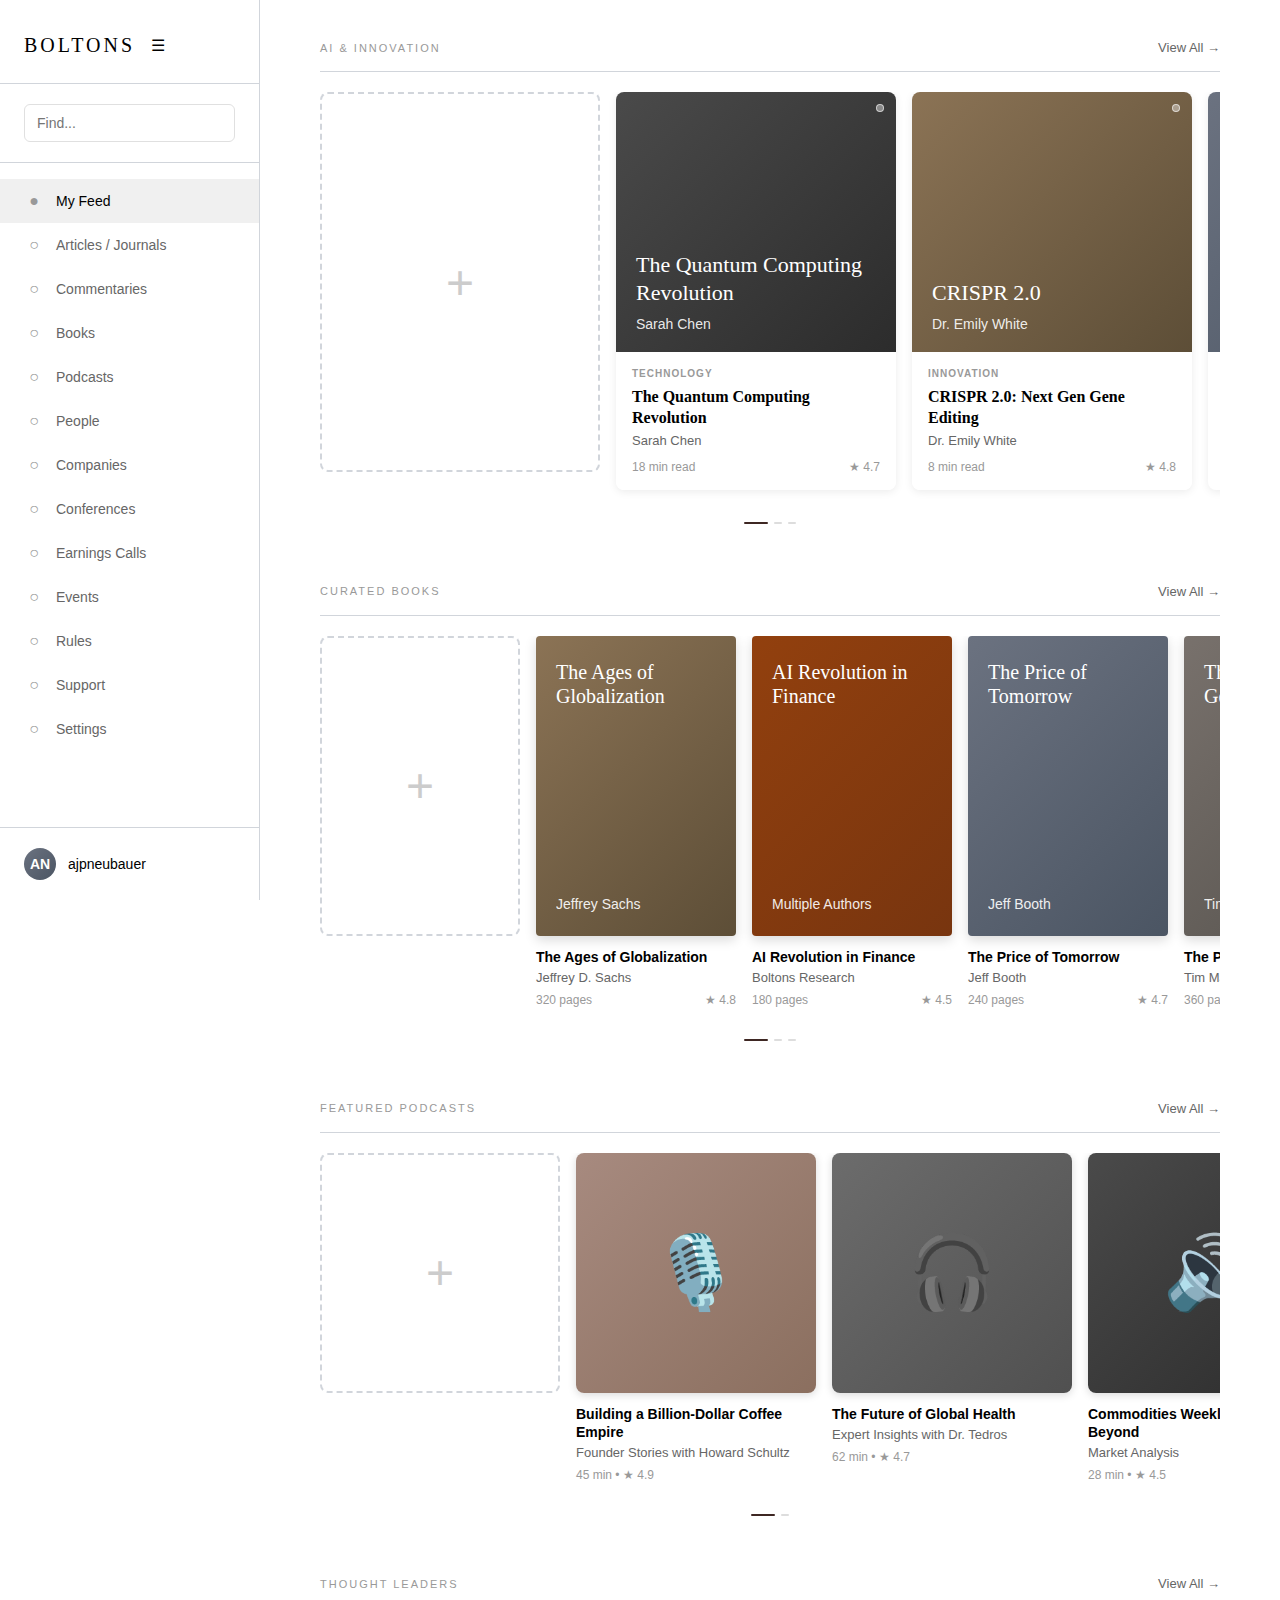
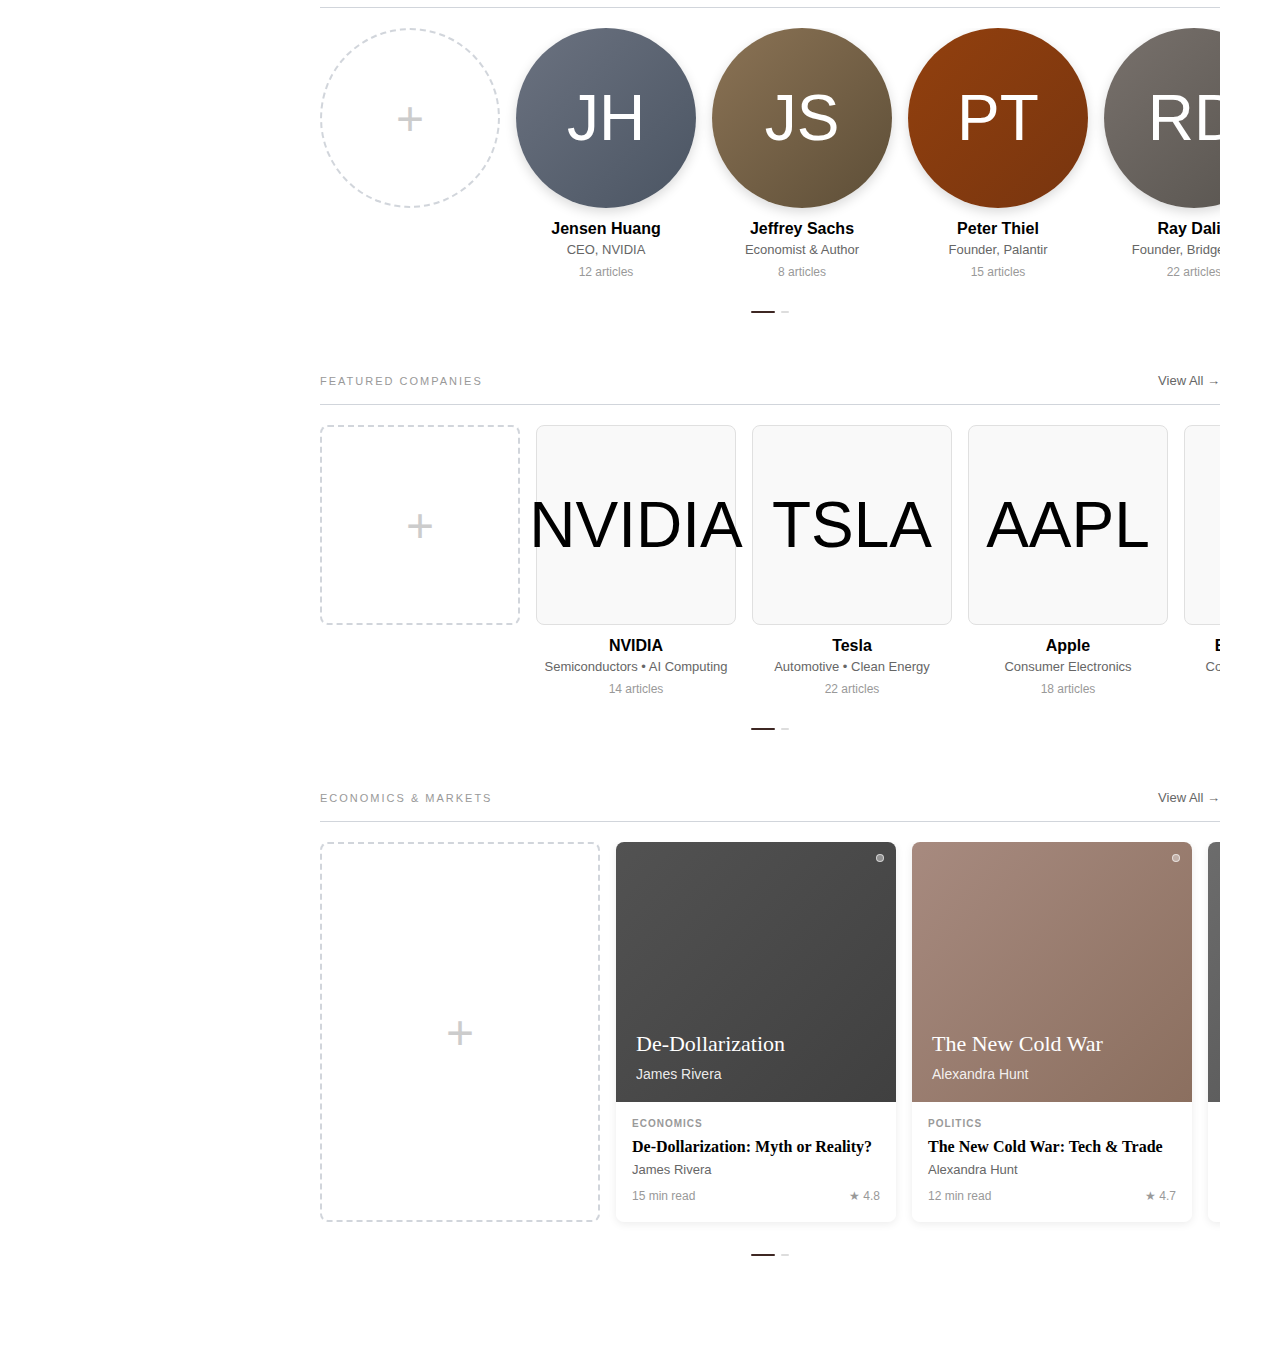
<file: mockups-v3.html>
<!DOCTYPE html>
<html lang="en">
<head>
    <meta charset="UTF-8">
    <meta name="viewport" content="width=device-width, initial-scale=1.0">
    <title>Boltons — Premium Knowledge Platform</title>
    <style>
        * {
            margin: 0;
            padding: 0;
            box-sizing: border-box;
        }

        body {
            font-family: -apple-system, BlinkMacSystemFont, "Inter", "Segoe UI", sans-serif;
            background: #FFFFFF;
            color: #000000;
            overflow-x: hidden;
        }

        /* Sidebar */
        .sidebar {
            position: fixed;
            left: 0;
            top: 0;
            width: 260px;
            height: 100vh;
            background: #FFFFFF;
            border-right: 1px solid #D1D5DB;
            display: flex;
            flex-direction: column;
            z-index: 1000;
            transition: width 0.3s ease;
        }

        .sidebar.collapsed {
            width: 60px;
        }

        .sidebar.collapsed .nav-text,
        .sidebar.collapsed .search-input,
        .sidebar.collapsed .user-name {
            display: none;
        }

        .sidebar.collapsed .logo-text {
            opacity: 0;
        }

        /* Logo */
        .logo {
            padding: 32px 24px 24px;
            border-bottom: 1px solid #D1D5DB;
            display: flex;
            align-items: center;
            gap: 12px;
        }

        .logo-text {
            font-family: "Didot", "Bodoni MT", Georgia, serif;
            font-size: 20px;
            font-weight: 300;
            letter-spacing: 3px;
            transition: opacity 0.3s;
        }

        .toggle-btn {
            cursor: pointer;
            padding: 4px;
            border-radius: 4px;
            transition: background 0.2s;
        }

        .toggle-btn:hover {
            background: #F0F0F0;
        }

        /* Search */
        .search-bar {
            padding: 20px 24px;
            border-bottom: 1px solid #D1D5DB;
        }

        .search-input {
            width: 100%;
            padding: 10px 12px;
            border: 1px solid #E0E0E0;
            border-radius: 6px;
            font-size: 14px;
            outline: none;
            transition: border 0.2s;
        }

        .search-input:focus {
            border-color: #3E2723;
        }

        /* Navigation */
        .nav {
            flex: 1;
            padding: 16px 0;
            overflow-y: auto;
        }

        .nav-item {
            display: flex;
            align-items: center;
            gap: 12px;
            padding: 12px 24px;
            cursor: pointer;
            transition: background 0.2s;
            color: #666;
            text-decoration: none;
        }

        .nav-item:hover {
            background: #F9F9F9;
            color: #000;
        }

        .nav-item.active {
            background: #F0F0F0;
            color: #000;
            font-weight: 500;
        }

        .nav-icon {
            width: 20px;
            height: 20px;
            display: flex;
            align-items: center;
            justify-content: center;
            font-size: 16px;
            color: #999;
        }

        .nav-text {
            font-size: 14px;
        }

        /* User Profile */
        .user-profile {
            padding: 20px 24px;
            border-top: 1px solid #D1D5DB;
            display: flex;
            align-items: center;
            gap: 12px;
            cursor: pointer;
        }

        .user-avatar {
            width: 32px;
            height: 32px;
            border-radius: 50%;
            background: linear-gradient(135deg, #6B7280 0%, #4B5563 100%);
            display: flex;
            align-items: center;
            justify-content: center;
            color: #FFF;
            font-size: 14px;
            font-weight: 600;
        }

        .user-name {
            font-size: 14px;
            font-weight: 500;
        }

        /* Main Content */
        .main-content {
            margin-left: 260px;
            padding: 40px 60px;
            transition: margin-left 0.3s ease;
        }

        .sidebar.collapsed + .main-content {
            margin-left: 60px;
        }

        /* Carousel Section */
        .carousel-section {
            margin-bottom: 60px;
        }

        .carousel-header {
            display: flex;
            justify-content: space-between;
            align-items: center;
            margin-bottom: 20px;
            padding-bottom: 16px;
            border-bottom: 1px solid #D1D5DB;
        }

        .carousel-title {
            font-size: 11px;
            font-weight: 500;
            letter-spacing: 2px;
            text-transform: uppercase;
            color: #999;
        }

        .view-all {
            font-size: 13px;
            color: #666;
            text-decoration: none;
            transition: color 0.2s;
        }

        .view-all:hover {
            color: #3E2723;
        }

        /* Carousel Container */
        .carousel-container {
            position: relative;
        }

        .carousel-wrapper {
            display: flex;
            gap: 16px;
            overflow-x: hidden;
            scroll-behavior: smooth;
            padding-bottom: 20px;
        }

        /* Navigation Arrows */
        .carousel-nav {
            position: absolute;
            top: 50%;
            transform: translateY(-50%);
            width: 40px;
            height: 40px;
            background: rgba(255, 255, 255, 0.95);
            border: 1px solid #E0E0E0;
            border-radius: 50%;
            display: flex;
            align-items: center;
            justify-content: center;
            cursor: pointer;
            opacity: 0;
            transition: opacity 0.2s, background 0.2s;
            z-index: 10;
        }

        .carousel-container:hover .carousel-nav {
            opacity: 1;
        }

        .carousel-nav:hover {
            background: #FFF;
            box-shadow: 0 2px 8px rgba(0,0,0,0.15);
        }

        .carousel-nav.left {
            left: -20px;
        }

        .carousel-nav.right {
            right: -20px;
        }

        /* Progress Indicators */
        .carousel-progress {
            display: flex;
            gap: 6px;
            margin-top: 12px;
            justify-content: center;
        }

        .progress-dot {
            width: 8px;
            height: 2px;
            background: #DDD;
            border-radius: 1px;
            transition: all 0.3s;
        }

        .progress-dot.active {
            background: #3E2723;
            width: 24px;
        }

        /* ARTICLE CARDS (Current refined style) */
        .card-article {
            flex: 0 0 280px;
            border-radius: 8px;
            overflow: hidden;
            box-shadow: 0 2px 8px rgba(0,0,0,0.08);
            cursor: pointer;
            transition: transform 0.2s, box-shadow 0.2s;
        }

        .card-article:hover {
            transform: translateY(-4px);
            box-shadow: 0 4px 16px rgba(0,0,0,0.12);
        }

        .card-article-image {
            position: relative;
            width: 100%;
            height: 260px;
            display: flex;
            flex-direction: column;
            justify-content: flex-end;
            padding: 20px;
        }

        .card-article-badge {
            position: absolute;
            top: 12px;
            right: 12px;
            width: 8px;
            height: 8px;
            background: rgba(255,255,255,0.4);
            border-radius: 50%;
            border: 1px solid rgba(255,255,255,0.6);
        }

        .card-article-title-overlay {
            font-family: "Didot", Georgia, serif;
            font-size: 22px;
            font-weight: 400;
            color: #FFF;
            line-height: 1.3;
            margin-bottom: 8px;
        }

        .card-article-author-overlay {
            font-size: 14px;
            color: rgba(255,255,255,0.9);
        }

        .card-article-info {
            background: #FFF;
            padding: 16px;
        }

        .card-article-category {
            font-size: 10px;
            font-weight: 600;
            letter-spacing: 1px;
            text-transform: uppercase;
            color: #999;
            margin-bottom: 8px;
        }

        .card-article-title {
            font-family: Georgia, serif;
            font-size: 16px;
            font-weight: 600;
            margin-bottom: 4px;
            line-height: 1.3;
        }

        .card-article-author {
            font-size: 13px;
            color: #666;
            margin-bottom: 12px;
        }

        .card-article-meta {
            display: flex;
            justify-content: space-between;
            align-items: center;
            font-size: 12px;
            color: #999;
        }

        /* BOOK CARDS (Kindle Store style - vertical) */
        .card-book {
            flex: 0 0 200px;
            cursor: pointer;
            transition: transform 0.2s;
        }

        .card-book:hover {
            transform: translateY(-4px);
        }

        .card-book-cover {
            width: 200px;
            height: 300px;
            border-radius: 4px;
            box-shadow: 0 4px 12px rgba(0,0,0,0.15);
            margin-bottom: 12px;
            display: flex;
            flex-direction: column;
            justify-content: space-between;
            padding: 24px 20px;
            color: #FFF;
        }

        .card-book-title {
            font-family: "Didot", Georgia, serif;
            font-size: 20px;
            line-height: 1.2;
            font-weight: 400;
        }

        .card-book-author-cover {
            font-size: 14px;
            opacity: 0.9;
        }

        .card-book-info {
            text-align: left;
        }

        .card-book-title-text {
            font-size: 14px;
            font-weight: 600;
            margin-bottom: 4px;
            line-height: 1.3;
        }

        .card-book-author-text {
            font-size: 13px;
            color: #666;
            margin-bottom: 8px;
        }

        .card-book-meta {
            display: flex;
            justify-content: space-between;
            font-size: 12px;
            color: #999;
        }

        /* PODCAST CARDS (Apple Podcasts style - square artwork) */
        .card-podcast {
            flex: 0 0 240px;
            cursor: pointer;
            transition: transform 0.2s;
        }

        .card-podcast:hover {
            transform: translateY(-4px);
        }

        .card-podcast-artwork {
            width: 240px;
            height: 240px;
            border-radius: 8px;
            box-shadow: 0 2px 8px rgba(0,0,0,0.15);
            margin-bottom: 12px;
            display: flex;
            align-items: center;
            justify-content: center;
            font-size: 72px;
            color: #FFF;
        }

        .card-podcast-info {
            text-align: left;
        }

        .card-podcast-episode {
            font-size: 14px;
            font-weight: 600;
            margin-bottom: 4px;
            line-height: 1.3;
        }

        .card-podcast-show {
            font-size: 13px;
            color: #666;
            margin-bottom: 8px;
        }

        .card-podcast-meta {
            font-size: 12px;
            color: #999;
        }

        /* PEOPLE CARDS (Spotify Artist style - circular) */
        .card-person {
            flex: 0 0 180px;
            text-align: center;
            cursor: pointer;
            transition: transform 0.2s;
        }

        .card-person:hover {
            transform: translateY(-4px);
        }

        .card-person-photo {
            width: 180px;
            height: 180px;
            border-radius: 50%;
            margin-bottom: 12px;
            box-shadow: 0 4px 12px rgba(0,0,0,0.15);
            display: flex;
            align-items: center;
            justify-content: center;
            font-size: 64px;
            color: #FFF;
        }

        .card-person-name {
            font-size: 16px;
            font-weight: 600;
            margin-bottom: 4px;
        }

        .card-person-role {
            font-size: 13px;
            color: #666;
            margin-bottom: 8px;
        }

        .card-person-meta {
            font-size: 12px;
            color: #999;
        }

        /* COMPANY CARDS (Logo-based) */
        .card-company {
            flex: 0 0 200px;
            text-align: center;
            cursor: pointer;
            transition: transform 0.2s;
        }

        .card-company:hover {
            transform: translateY(-4px);
        }

        .card-company-logo {
            width: 200px;
            height: 200px;
            border-radius: 8px;
            background: #F9F9F9;
            border: 1px solid #E0E0E0;
            margin-bottom: 12px;
            display: flex;
            align-items: center;
            justify-content: center;
            font-size: 64px;
        }

        .card-company-name {
            font-size: 16px;
            font-weight: 600;
            margin-bottom: 4px;
        }

        .card-company-industry {
            font-size: 13px;
            color: #666;
            margin-bottom: 8px;
        }

        .card-company-meta {
            font-size: 12px;
            color: #999;
        }

        /* Add Content Card */
        .card-add {
            flex: 0 0 280px;
            height: 380px;
            border: 2px dashed #D1D5DB;
            border-radius: 8px;
            display: flex;
            align-items: center;
            justify-content: center;
            cursor: pointer;
            transition: all 0.2s;
            background: #FFFFFF;
        }

        .card-add:hover {
            border-color: #3E2723;
            background: #F9F9F9;
        }

        .card-add-icon {
            font-size: 48px;
            font-weight: 200;
            color: #CCC;
            transition: color 0.2s;
        }

        .card-add:hover .card-add-icon {
            color: #3E2723;
        }

        /* Smaller add cards for different content types */
        .card-add-book {
            flex: 0 0 200px;
            height: 300px;
        }

        .card-add-podcast {
            flex: 0 0 240px;
            height: 240px;
        }

        .card-add-person {
            flex: 0 0 180px;
            height: 180px;
            border-radius: 50%;
        }

        .card-add-company {
            flex: 0 0 200px;
            height: 200px;
        }

        /* Gradient variations - muted, sophisticated palette */
        .gradient-1 { background: linear-gradient(135deg, #4a4a4a 0%, #2c2c2c 100%); }
        .gradient-2 { background: linear-gradient(135deg, #8B7355 0%, #5D4E37 100%); }
        .gradient-3 { background: linear-gradient(135deg, #6B7280 0%, #4B5563 100%); }
        .gradient-4 { background: linear-gradient(135deg, #78716C 0%, #57534E 100%); }
        .gradient-5 { background: linear-gradient(135deg, #92400E 0%, #78350F 100%); }
        .gradient-6 { background: linear-gradient(135deg, #525252 0%, #404040 100%); }
        .gradient-7 { background: linear-gradient(135deg, #A78A7F 0%, #8B6F5F 100%); }
        .gradient-8 { background: linear-gradient(135deg, #6C6C6C 0%, #505050 100%); }
    </style>
</head>
<body>
    <!-- SIDEBAR -->
    <div class="sidebar" id="sidebar">
        <div class="logo">
            <span class="logo-text">BOLTONS</span>
            <span class="toggle-btn" onclick="toggleSidebar()">☰</span>
        </div>

        <div class="search-bar">
            <input type="text" class="search-input" placeholder="Find...">
        </div>

        <div class="nav">
            <a href="#" class="nav-item active">
                <span class="nav-icon">●</span>
                <span class="nav-text">My Feed</span>
            </a>
            <a href="#" class="nav-item">
                <span class="nav-icon">○</span>
                <span class="nav-text">Articles / Journals</span>
            </a>
            <a href="#" class="nav-item">
                <span class="nav-icon">○</span>
                <span class="nav-text">Commentaries</span>
            </a>
            <a href="#" class="nav-item">
                <span class="nav-icon">○</span>
                <span class="nav-text">Books</span>
            </a>
            <a href="#" class="nav-item">
                <span class="nav-icon">○</span>
                <span class="nav-text">Podcasts</span>
            </a>
            <a href="#" class="nav-item">
                <span class="nav-icon">○</span>
                <span class="nav-text">People</span>
            </a>
            <a href="#" class="nav-item">
                <span class="nav-icon">○</span>
                <span class="nav-text">Companies</span>
            </a>
            <a href="#" class="nav-item">
                <span class="nav-icon">○</span>
                <span class="nav-text">Conferences</span>
            </a>
            <a href="#" class="nav-item">
                <span class="nav-icon">○</span>
                <span class="nav-text">Earnings Calls</span>
            </a>
            <a href="#" class="nav-item">
                <span class="nav-icon">○</span>
                <span class="nav-text">Events</span>
            </a>
            <a href="#" class="nav-item">
                <span class="nav-icon">○</span>
                <span class="nav-text">Rules</span>
            </a>
            <a href="#" class="nav-item">
                <span class="nav-icon">○</span>
                <span class="nav-text">Support</span>
            </a>
            <a href="#" class="nav-item">
                <span class="nav-icon">○</span>
                <span class="nav-text">Settings</span>
            </a>
        </div>

        <div class="user-profile">
            <div class="user-avatar">AN</div>
            <div class="user-name">ajpneubauer</div>
        </div>
    </div>

    <!-- MAIN CONTENT -->
    <div class="main-content">
        
        <!-- CAROUSEL 1: AI & Innovation (Articles) -->
        <div class="carousel-section">
            <div class="carousel-header">
                <div class="carousel-title">AI & Innovation</div>
                <a href="#" class="view-all">View All →</a>
            </div>
            <div class="carousel-container">
                <div class="carousel-nav left" onclick="scrollCarousel('carousel1', -1)">←</div>
                <div class="carousel-nav right" onclick="scrollCarousel('carousel1', 1)">→</div>
                <div class="carousel-wrapper" id="carousel1">
                    <div class="card-add">
                        <div class="card-add-icon">+</div>
                    </div>
                    
                    <div class="card-article">
                        <div class="card-article-image gradient-1">
                            <div class="card-article-badge"></div>
                            <div class="card-article-title-overlay">The Quantum Computing Revolution</div>
                            <div class="card-article-author-overlay">Sarah Chen</div>
                        </div>
                        <div class="card-article-info">
                            <div class="card-article-category">Technology</div>
                            <div class="card-article-title">The Quantum Computing Revolution</div>
                            <div class="card-article-author">Sarah Chen</div>
                            <div class="card-article-meta">
                                <span>18 min read</span>
                                <span>★ 4.7</span>
                            </div>
                        </div>
                    </div>

                    <div class="card-article">
                        <div class="card-article-image gradient-2">
                            <div class="card-article-badge"></div>
                            <div class="card-article-title-overlay">CRISPR 2.0</div>
                            <div class="card-article-author-overlay">Dr. Emily White</div>
                        </div>
                        <div class="card-article-info">
                            <div class="card-article-category">Innovation</div>
                            <div class="card-article-title">CRISPR 2.0: Next Gen Gene Editing</div>
                            <div class="card-article-author">Dr. Emily White</div>
                            <div class="card-article-meta">
                                <span>8 min read</span>
                                <span>★ 4.8</span>
                            </div>
                        </div>
                    </div>

                    <div class="card-article">
                        <div class="card-article-image gradient-3">
                            <div class="card-article-badge"></div>
                            <div class="card-article-title-overlay">SpaceX vs. NASA</div>
                            <div class="card-article-author-overlay">Michael Torres</div>
                        </div>
                        <div class="card-article-info">
                            <div class="card-article-category">Space Tech</div>
                            <div class="card-article-title">SpaceX vs. NASA: New Space Race</div>
                            <div class="card-article-author">Michael Torres</div>
                            <div class="card-article-meta">
                                <span>10 min read</span>
                                <span>★ 4.6</span>
                            </div>
                        </div>
                    </div>

                    <div class="card-article">
                        <div class="card-article-image gradient-4">
                            <div class="card-article-badge"></div>
                            <div class="card-article-title-overlay">Battery Revolution</div>
                            <div class="card-article-author-overlay">Rachel Kim</div>
                        </div>
                        <div class="card-article-info">
                            <div class="card-article-category">Energy</div>
                            <div class="card-article-title">The Battery Revolution Powering EVs</div>
                            <div class="card-article-author">Rachel Kim</div>
                            <div class="card-article-meta">
                                <span>14 min read</span>
                                <span>★ 4.9</span>
                            </div>
                        </div>
                    </div>
                </div>
            </div>
            <div class="carousel-progress">
                <div class="progress-dot active"></div>
                <div class="progress-dot"></div>
                <div class="progress-dot"></div>
            </div>
        </div>

        <!-- CAROUSEL 2: Curated Books (Kindle style - vertical) -->
        <div class="carousel-section">
            <div class="carousel-header">
                <div class="carousel-title">Curated Books</div>
                <a href="#" class="view-all">View All →</a>
            </div>
            <div class="carousel-container">
                <div class="carousel-nav left" onclick="scrollCarousel('carousel2', -1)">←</div>
                <div class="carousel-nav right" onclick="scrollCarousel('carousel2', 1)">→</div>
                <div class="carousel-wrapper" id="carousel2">
                    <div class="card-add card-add-book">
                        <div class="card-add-icon">+</div>
                    </div>

                    <div class="card-book">
                        <div class="card-book-cover gradient-2">
                            <div class="card-book-title">The Ages of Globalization</div>
                            <div class="card-book-author-cover">Jeffrey Sachs</div>
                        </div>
                        <div class="card-book-info">
                            <div class="card-book-title-text">The Ages of Globalization</div>
                            <div class="card-book-author-text">Jeffrey D. Sachs</div>
                            <div class="card-book-meta">
                                <span>320 pages</span>
                                <span>★ 4.8</span>
                            </div>
                        </div>
                    </div>

                    <div class="card-book">
                        <div class="card-book-cover gradient-5">
                            <div class="card-book-title">AI Revolution in Finance</div>
                            <div class="card-book-author-cover">Multiple Authors</div>
                        </div>
                        <div class="card-book-info">
                            <div class="card-book-title-text">AI Revolution in Finance</div>
                            <div class="card-book-author-text">Boltons Research</div>
                            <div class="card-book-meta">
                                <span>180 pages</span>
                                <span>★ 4.5</span>
                            </div>
                        </div>
                    </div>

                    <div class="card-book">
                        <div class="card-book-cover gradient-3">
                            <div class="card-book-title">The Price of Tomorrow</div>
                            <div class="card-book-author-cover">Jeff Booth</div>
                        </div>
                        <div class="card-book-info">
                            <div class="card-book-title-text">The Price of Tomorrow</div>
                            <div class="card-book-author-text">Jeff Booth</div>
                            <div class="card-book-meta">
                                <span>240 pages</span>
                                <span>★ 4.7</span>
                            </div>
                        </div>
                    </div>

                    <div class="card-book">
                        <div class="card-book-cover gradient-4">
                            <div class="card-book-title">The Power of Geography</div>
                            <div class="card-book-author-cover">Tim Marshall</div>
                        </div>
                        <div class="card-book-info">
                            <div class="card-book-title-text">The Power of Geography</div>
                            <div class="card-book-author-text">Tim Marshall</div>
                            <div class="card-book-meta">
                                <span>360 pages</span>
                                <span>★ 4.6</span>
                            </div>
                        </div>
                    </div>

                    <div class="card-book">
                        <div class="card-book-cover gradient-6">
                            <div class="card-book-title">Shoe Dog</div>
                            <div class="card-book-author-cover">Phil Knight</div>
                        </div>
                        <div class="card-book-info">
                            <div class="card-book-title-text">Shoe Dog</div>
                            <div class="card-book-author-text">Phil Knight</div>
                            <div class="card-book-meta">
                                <span>386 pages</span>
                                <span>★ 4.8</span>
                            </div>
                        </div>
                    </div>
                </div>
            </div>
            <div class="carousel-progress">
                <div class="progress-dot active"></div>
                <div class="progress-dot"></div>
                <div class="progress-dot"></div>
            </div>
        </div>

        <!-- CAROUSEL 3: Featured Podcasts (Square artwork) -->
        <div class="carousel-section">
            <div class="carousel-header">
                <div class="carousel-title">Featured Podcasts</div>
                <a href="#" class="view-all">View All →</a>
            </div>
            <div class="carousel-container">
                <div class="carousel-nav left" onclick="scrollCarousel('carousel3', -1)">←</div>
                <div class="carousel-nav right" onclick="scrollCarousel('carousel3', 1)">→</div>
                <div class="carousel-wrapper" id="carousel3">
                    <div class="card-add card-add-podcast">
                        <div class="card-add-icon">+</div>
                    </div>

                    <div class="card-podcast">
                        <div class="card-podcast-artwork gradient-7">🎙️</div>
                        <div class="card-podcast-info">
                            <div class="card-podcast-episode">Building a Billion-Dollar Coffee Empire</div>
                            <div class="card-podcast-show">Founder Stories with Howard Schultz</div>
                            <div class="card-podcast-meta">45 min • ★ 4.9</div>
                        </div>
                    </div>

                    <div class="card-podcast">
                        <div class="card-podcast-artwork gradient-8">🎧</div>
                        <div class="card-podcast-info">
                            <div class="card-podcast-episode">The Future of Global Health</div>
                            <div class="card-podcast-show">Expert Insights with Dr. Tedros</div>
                            <div class="card-podcast-meta">62 min • ★ 4.7</div>
                        </div>
                    </div>

                    <div class="card-podcast">
                        <div class="card-podcast-artwork gradient-1">🔊</div>
                        <div class="card-podcast-info">
                            <div class="card-podcast-episode">Commodities Weekly: Oil, Gold & Beyond</div>
                            <div class="card-podcast-show">Market Analysis</div>
                            <div class="card-podcast-meta">28 min • ★ 4.5</div>
                        </div>
                    </div>

                    <div class="card-podcast">
                        <div class="card-podcast-artwork gradient-2">🎙️</div>
                        <div class="card-podcast-info">
                            <div class="card-podcast-episode">The AI Revolution in Business</div>
                            <div class="card-podcast-show">All-In Podcast</div>
                            <div class="card-podcast-meta">82 min • ★ 4.8</div>
                        </div>
                    </div>
                </div>
            </div>
            <div class="carousel-progress">
                <div class="progress-dot active"></div>
                <div class="progress-dot"></div>
            </div>
        </div>

        <!-- CAROUSEL 4: Thought Leaders (Spotify Artist style - circular) -->
        <div class="carousel-section">
            <div class="carousel-header">
                <div class="carousel-title">Thought Leaders</div>
                <a href="#" class="view-all">View All →</a>
            </div>
            <div class="carousel-container">
                <div class="carousel-nav left" onclick="scrollCarousel('carousel4', -1)">←</div>
                <div class="carousel-nav right" onclick="scrollCarousel('carousel4', 1)">→</div>
                <div class="carousel-wrapper" id="carousel4">
                    <div class="card-add card-add-person">
                        <div class="card-add-icon">+</div>
                    </div>

                    <div class="card-person">
                        <div class="card-person-photo gradient-3">JH</div>
                        <div class="card-person-name">Jensen Huang</div>
                        <div class="card-person-role">CEO, NVIDIA</div>
                        <div class="card-person-meta">12 articles</div>
                    </div>

                    <div class="card-person">
                        <div class="card-person-photo gradient-2">JS</div>
                        <div class="card-person-name">Jeffrey Sachs</div>
                        <div class="card-person-role">Economist & Author</div>
                        <div class="card-person-meta">8 articles</div>
                    </div>

                    <div class="card-person">
                        <div class="card-person-photo gradient-5">PT</div>
                        <div class="card-person-name">Peter Thiel</div>
                        <div class="card-person-role">Founder, Palantir</div>
                        <div class="card-person-meta">15 articles</div>
                    </div>

                    <div class="card-person">
                        <div class="card-person-photo gradient-4">RD</div>
                        <div class="card-person-name">Ray Dalio</div>
                        <div class="card-person-role">Founder, Bridgewater</div>
                        <div class="card-person-meta">22 articles</div>
                    </div>

                    <div class="card-person">
                        <div class="card-person-photo gradient-6">EM</div>
                        <div class="card-person-name">Elon Musk</div>
                        <div class="card-person-role">CEO, Tesla & SpaceX</div>
                        <div class="card-person-meta">18 articles</div>
                    </div>
                </div>
            </div>
            <div class="carousel-progress">
                <div class="progress-dot active"></div>
                <div class="progress-dot"></div>
            </div>
        </div>

        <!-- CAROUSEL 5: Featured Companies (Logo-based) -->
        <div class="carousel-section">
            <div class="carousel-header">
                <div class="carousel-title">Featured Companies</div>
                <a href="#" class="view-all">View All →</a>
            </div>
            <div class="carousel-container">
                <div class="carousel-nav left" onclick="scrollCarousel('carousel5', -1)">←</div>
                <div class="carousel-nav right" onclick="scrollCarousel('carousel5', 1)">→</div>
                <div class="carousel-wrapper" id="carousel5">
                    <div class="card-add card-add-company">
                        <div class="card-add-icon">+</div>
                    </div>

                    <div class="card-company">
                        <div class="card-company-logo">NVIDIA</div>
                        <div class="card-company-name">NVIDIA</div>
                        <div class="card-company-industry">Semiconductors • AI Computing</div>
                        <div class="card-company-meta">14 articles</div>
                    </div>

                    <div class="card-company">
                        <div class="card-company-logo">TSLA</div>
                        <div class="card-company-name">Tesla</div>
                        <div class="card-company-industry">Automotive • Clean Energy</div>
                        <div class="card-company-meta">22 articles</div>
                    </div>

                    <div class="card-company">
                        <div class="card-company-logo">AAPL</div>
                        <div class="card-company-name">Apple</div>
                        <div class="card-company-industry">Consumer Electronics</div>
                        <div class="card-company-meta">18 articles</div>
                    </div>

                    <div class="card-company">
                        <div class="card-company-logo">☕</div>
                        <div class="card-company-name">Blue Bottle Coffee</div>
                        <div class="card-company-industry">Consumer Staples • Coffee</div>
                        <div class="card-company-meta">6 articles</div>
                    </div>

                    <div class="card-company">
                        <div class="card-company-logo">LVMH</div>
                        <div class="card-company-name">LVMH</div>
                        <div class="card-company-industry">Luxury Goods</div>
                        <div class="card-company-meta">9 articles</div>
                    </div>
                </div>
            </div>
            <div class="carousel-progress">
                <div class="progress-dot active"></div>
                <div class="progress-dot"></div>
            </div>
        </div>

        <!-- CAROUSEL 6: Economics & Markets (Articles) -->
        <div class="carousel-section">
            <div class="carousel-header">
                <div class="carousel-title">Economics & Markets</div>
                <a href="#" class="view-all">View All →</a>
            </div>
            <div class="carousel-container">
                <div class="carousel-nav left" onclick="scrollCarousel('carousel6', -1)">←</div>
                <div class="carousel-nav right" onclick="scrollCarousel('carousel6', 1)">→</div>
                <div class="carousel-wrapper" id="carousel6">
                    <div class="card-add">
                        <div class="card-add-icon">+</div>
                    </div>

                    <div class="card-article">
                        <div class="card-article-image gradient-6">
                            <div class="card-article-badge"></div>
                            <div class="card-article-title-overlay">De-Dollarization</div>
                            <div class="card-article-author-overlay">James Rivera</div>
                        </div>
                        <div class="card-article-info">
                            <div class="card-article-category">Economics</div>
                            <div class="card-article-title">De-Dollarization: Myth or Reality?</div>
                            <div class="card-article-author">James Rivera</div>
                            <div class="card-article-meta">
                                <span>15 min read</span>
                                <span>★ 4.8</span>
                            </div>
                        </div>
                    </div>

                    <div class="card-article">
                        <div class="card-article-image gradient-7">
                            <div class="card-article-badge"></div>
                            <div class="card-article-title-overlay">The New Cold War</div>
                            <div class="card-article-author-overlay">Alexandra Hunt</div>
                        </div>
                        <div class="card-article-info">
                            <div class="card-article-category">Politics</div>
                            <div class="card-article-title">The New Cold War: Tech & Trade</div>
                            <div class="card-article-author">Alexandra Hunt</div>
                            <div class="card-article-meta">
                                <span>12 min read</span>
                                <span>★ 4.7</span>
                            </div>
                        </div>
                    </div>

                    <div class="card-article">
                        <div class="card-article-image gradient-8">
                            <div class="card-article-badge"></div>
                            <div class="card-article-title-overlay">Silent Luxury Boom</div>
                            <div class="card-article-author-overlay">Sophie Laurent</div>
                        </div>
                        <div class="card-article-info">
                            <div class="card-article-category">Consumer</div>
                            <div class="card-article-title">The Silent Luxury Boom</div>
                            <div class="card-article-author">Sophie Laurent</div>
                            <div class="card-article-meta">
                                <span>6 min read</span>
                                <span>★ 4.5</span>
                            </div>
                        </div>
                    </div>
                </div>
            </div>
            <div class="carousel-progress">
                <div class="progress-dot active"></div>
                <div class="progress-dot"></div>
            </div>
        </div>

    </div>

    <script>
        function toggleSidebar() {
            const sidebar = document.getElementById('sidebar');
            sidebar.classList.toggle('collapsed');
        }

        function scrollCarousel(carouselId, direction) {
            const carousel = document.getElementById(carouselId);
            const scrollAmount = 296;
            carousel.scrollBy({
                left: direction * scrollAmount,
                behavior: 'smooth'
            });
        }
    </script>
</body>
</html>
</file>
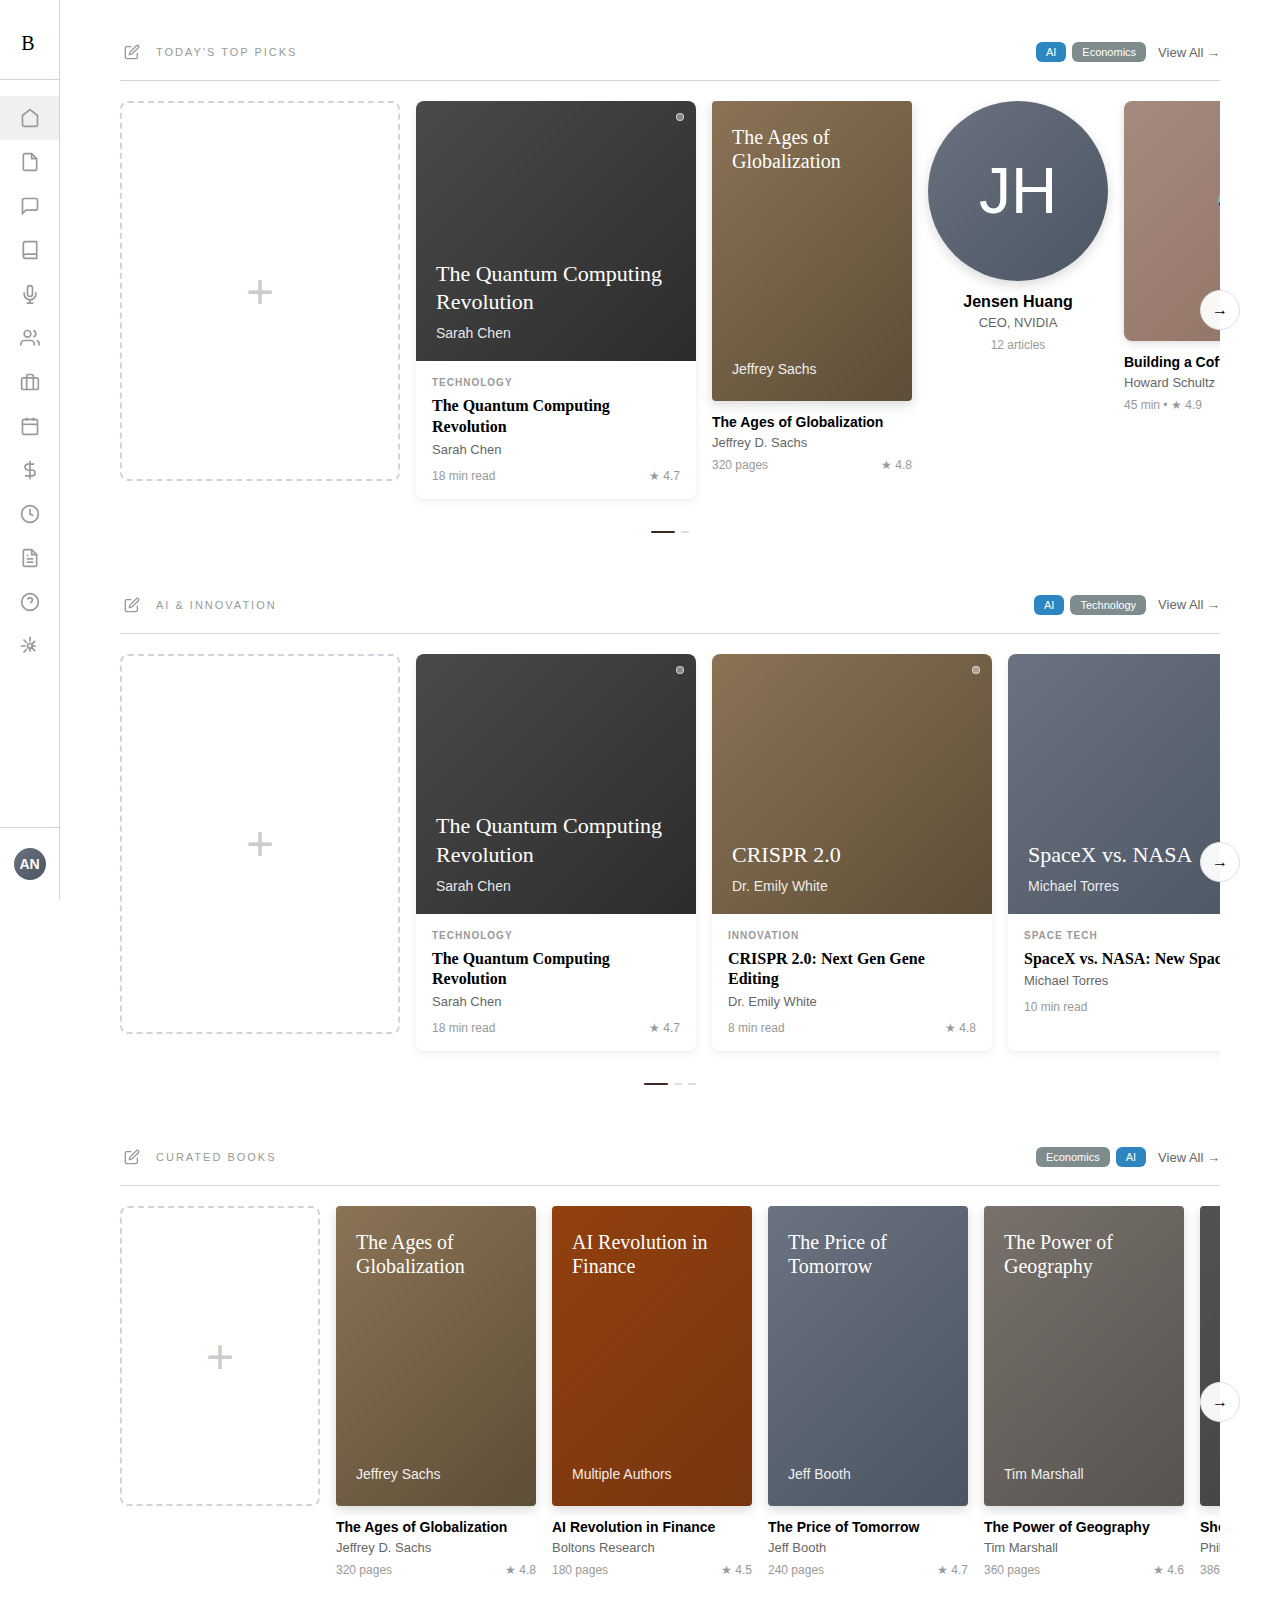
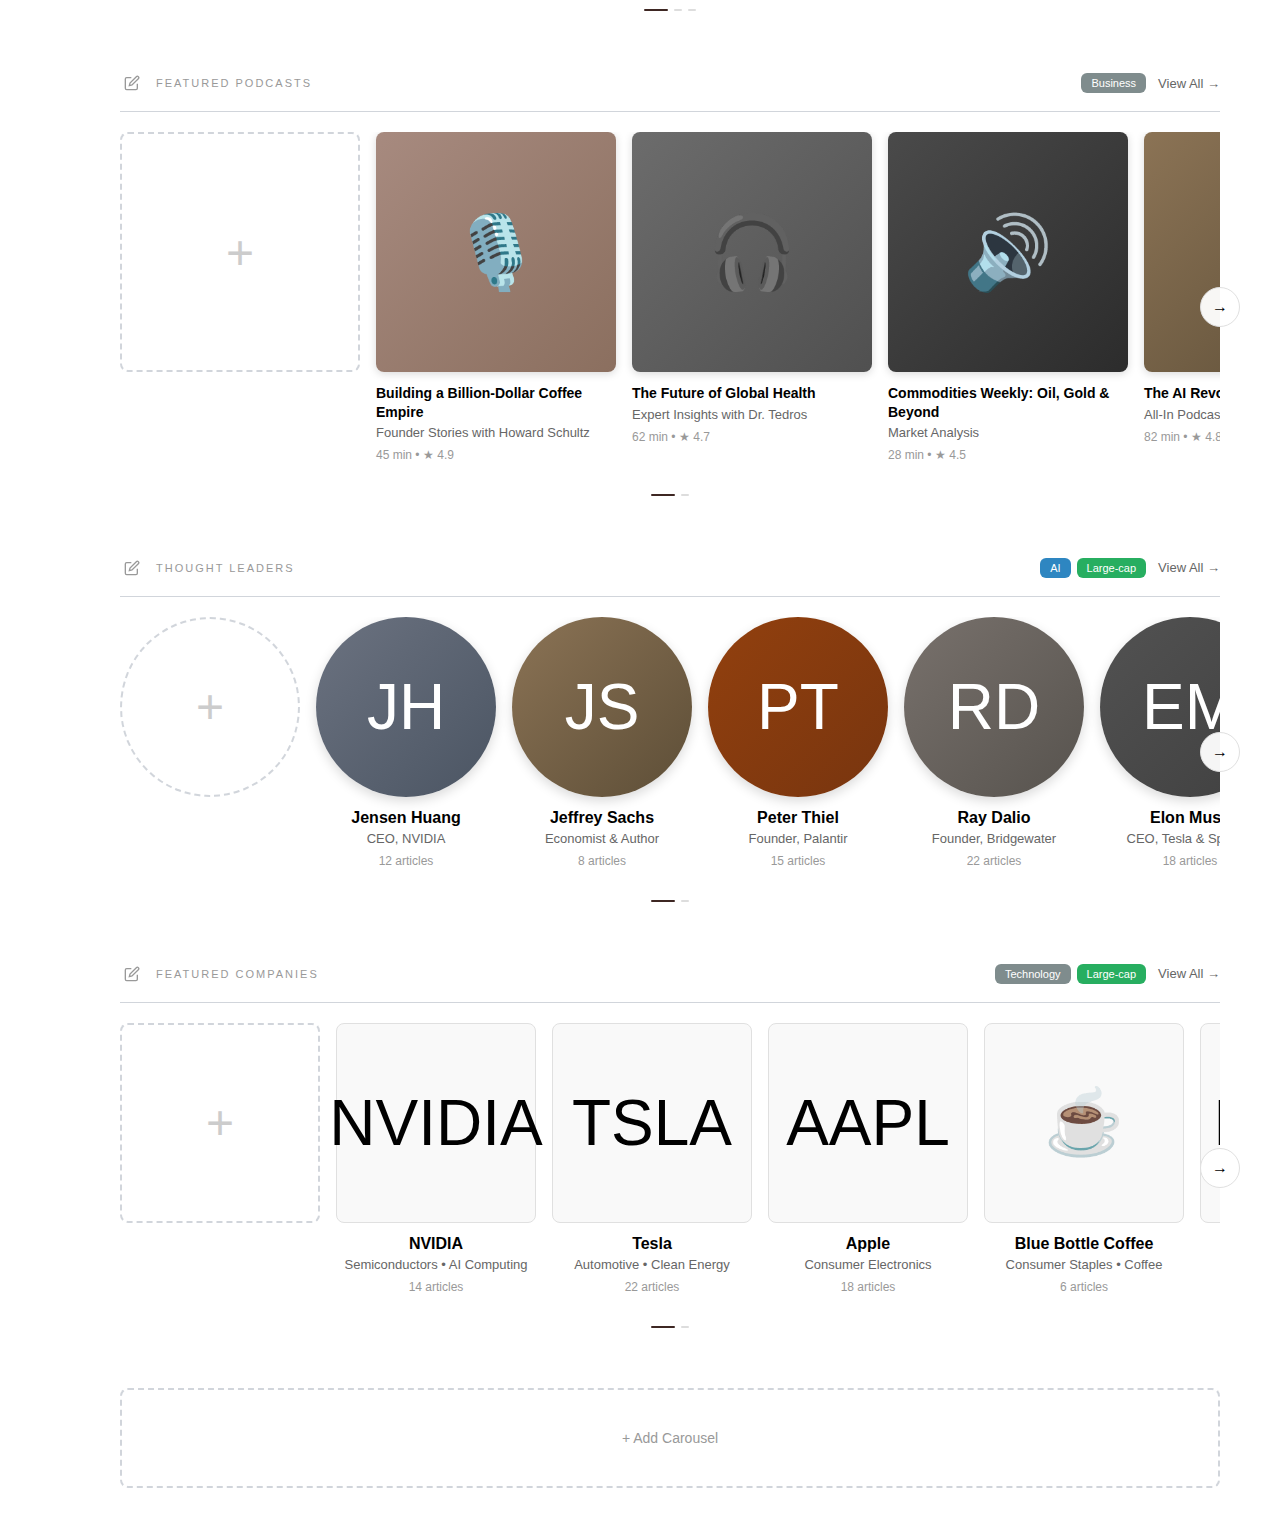
<file: mockups-v4.html>
<!DOCTYPE html>
<html lang="en">
<head>
    <meta charset="UTF-8">
    <meta name="viewport" content="width=device-width, initial-scale=1.0">
    <title>Boltons — Premium Knowledge Platform</title>
    <style>
        * {
            margin: 0;
            padding: 0;
            box-sizing: border-box;
        }

        body {
            font-family: -apple-system, BlinkMacSystemFont, "Inter", "Segoe UI", sans-serif;
            background: #FFFFFF;
            color: #000000;
            overflow-x: hidden;
        }

        /* Sidebar */
        .sidebar {
            position: fixed;
            left: 0;
            top: 0;
            width: 60px;
            height: 100vh;
            background: #FFFFFF;
            border-right: 1px solid #D1D5DB;
            display: flex;
            flex-direction: column;
            z-index: 1000;
            transition: width 0.3s ease;
        }

        .sidebar.expanded {
            width: 260px;
        }

        .sidebar:not(.expanded) .nav-text,
        .sidebar:not(.expanded) .search-input,
        .sidebar:not(.expanded) .user-name,
        .sidebar:not(.expanded) .logo-text {
            display: none;
        }

        .sidebar:not(.expanded) .toggle-btn {
            display: none;
        }

        .sidebar:not(.expanded) .logo {
            justify-content: center;
        }

        /* Logo */
        .logo {
            padding: 32px 24px 24px;
            border-bottom: 1px solid #D1D5DB;
            display: flex;
            align-items: center;
            gap: 12px;
            cursor: pointer;
        }

        .logo-letter {
            font-family: "Didot", "Bodoni MT", Georgia, serif;
            font-size: 20px;
            font-weight: 300;
            letter-spacing: 3px;
        }

        .logo-text {
            font-family: "Didot", "Bodoni MT", Georgia, serif;
            font-size: 20px;
            font-weight: 300;
            letter-spacing: 3px;
        }

        .toggle-btn {
            cursor: pointer;
            padding: 4px;
            border-radius: 4px;
            transition: background 0.2s;
            margin-left: auto;
        }

        .toggle-btn:hover {
            background: #F0F0F0;
        }

        /* Search */
        .search-bar {
            padding: 20px 24px;
            border-bottom: 1px solid #D1D5DB;
        }

        .sidebar:not(.expanded) .search-bar {
            display: none;
        }

        .search-input {
            width: 100%;
            padding: 10px 12px;
            border: 1px solid #E0E0E0;
            border-radius: 6px;
            font-size: 14px;
            outline: none;
            transition: border 0.2s;
        }

        .search-input:focus {
            border-color: #3E2723;
        }

        /* Navigation */
        .nav {
            flex: 1;
            padding: 16px 0;
            overflow-y: auto;
        }

        .nav-item {
            display: flex;
            align-items: center;
            gap: 12px;
            padding: 12px 24px;
            cursor: pointer;
            transition: background 0.2s;
            color: #666;
            text-decoration: none;
        }

        .sidebar:not(.expanded) .nav-item {
            padding: 12px;
            justify-content: center;
        }

        .nav-item:hover,
        .nav-item.active {
            background: #F0F0F0;
            color: #000;
        }

        .nav-item.active {
            font-weight: 500;
        }

        .nav-icon {
            width: 20px;
            height: 20px;
            display: flex;
            align-items: center;
            justify-content: center;
            font-size: 18px;
            color: #999;
            flex-shrink: 0;
        }

        .nav-text {
            font-size: 14px;
        }

        /* User Profile */
        .user-profile {
            padding: 20px 24px;
            border-top: 1px solid #D1D5DB;
            display: flex;
            align-items: center;
            gap: 12px;
            cursor: pointer;
        }

        .sidebar:not(.expanded) .user-profile {
            padding: 20px 12px;
            justify-content: center;
        }

        .user-avatar {
            width: 32px;
            height: 32px;
            border-radius: 50%;
            background: linear-gradient(135deg, #6B7280 0%, #4B5563 100%);
            display: flex;
            align-items: center;
            justify-content: center;
            color: #FFF;
            font-size: 14px;
            font-weight: 600;
            flex-shrink: 0;
        }

        .user-name {
            font-size: 14px;
            font-weight: 500;
        }

        /* Main Content */
        .main-content {
            margin-left: 60px;
            padding: 40px 60px;
            transition: margin-left 0.3s ease;
        }

        .sidebar.expanded + .main-content {
            margin-left: 260px;
        }

        /* Carousel Section */
        .carousel-section {
            margin-bottom: 60px;
        }

        .carousel-header {
            display: flex;
            justify-content: space-between;
            align-items: center;
            margin-bottom: 20px;
            padding-bottom: 16px;
            border-bottom: 1px solid #D1D5DB;
            gap: 16px;
        }

        .carousel-header-left {
            display: flex;
            align-items: center;
            gap: 12px;
        }

        .edit-icon {
            width: 24px;
            height: 24px;
            border-radius: 50%;
            display: flex;
            align-items: center;
            justify-content: center;
            color: #999;
            cursor: pointer;
            transition: all 0.2s;
        }

        .edit-icon:hover {
            background: #F0F0F0;
            color: #666;
        }

        .carousel-title {
            font-size: 11px;
            font-weight: 500;
            letter-spacing: 2px;
            text-transform: uppercase;
            color: #999;
        }

        .carousel-header-right {
            display: flex;
            align-items: center;
            gap: 12px;
            margin-left: auto;
        }

        .tag-pills {
            display: flex;
            gap: 6px;
        }

        .tag-pill {
            padding: 4px 10px;
            border-radius: 6px;
            font-size: 11px;
            font-weight: 500;
            color: #FFF;
        }

        .tag-sector { background: #7F8C8D; }
        .tag-innovation { background: #2E86C1; }
        .tag-company { background: #27AE60; }
        .tag-country { background: #C4A265; }

        .view-all {
            font-size: 13px;
            color: #666;
            text-decoration: none;
            transition: color 0.2s;
            white-space: nowrap;
        }

        .view-all:hover {
            color: #3E2723;
        }

        /* Carousel Container */
        .carousel-container {
            position: relative;
        }

        .carousel-wrapper {
            display: flex;
            gap: 16px;
            overflow-x: hidden;
            scroll-behavior: smooth;
            padding-bottom: 20px;
        }

        /* Navigation Arrows */
        .carousel-nav {
            position: absolute;
            top: 50%;
            transform: translateY(-50%);
            width: 40px;
            height: 40px;
            background: rgba(255, 255, 255, 0.95);
            border: 1px solid #E0E0E0;
            border-radius: 50%;
            display: none;
            align-items: center;
            justify-content: center;
            cursor: pointer;
            transition: opacity 0.2s, background 0.2s;
            z-index: 10;
        }

        .carousel-nav.visible {
            display: flex;
        }

        .carousel-container:hover .carousel-nav.visible {
            opacity: 1;
        }

        .carousel-nav:hover {
            background: #FFF;
            box-shadow: 0 2px 8px rgba(0,0,0,0.15);
        }

        .carousel-nav.left {
            left: -20px;
        }

        .carousel-nav.right {
            right: -20px;
        }

        /* Progress Indicators */
        .carousel-progress {
            display: flex;
            gap: 6px;
            margin-top: 12px;
            justify-content: center;
        }

        .progress-dot {
            width: 8px;
            height: 2px;
            background: #DDD;
            border-radius: 1px;
            transition: all 0.3s;
        }

        .progress-dot.active {
            background: #3E2723;
            width: 24px;
        }

        /* Add Carousel Button (bottom of My Feed only) */
        .add-carousel-btn {
            width: 100%;
            height: 100px;
            border: 2px dashed #D1D5DB;
            border-radius: 8px;
            background: #FFFFFF;
            display: flex;
            align-items: center;
            justify-content: center;
            cursor: pointer;
            transition: all 0.2s;
            margin-top: 40px;
            font-size: 14px;
            font-weight: 500;
            color: #999;
        }

        .add-carousel-btn:hover {
            border-color: #3E2723;
            background: #F9F9F9;
            color: #3E2723;
        }

        /* ARTICLE CARDS */
        .card-article {
            flex: 0 0 280px;
            border-radius: 8px;
            overflow: hidden;
            box-shadow: 0 2px 8px rgba(0,0,0,0.08);
            cursor: pointer;
            transition: transform 0.2s, box-shadow 0.2s;
        }

        .card-article:hover {
            transform: translateY(-4px);
            box-shadow: 0 4px 16px rgba(0,0,0,0.12);
        }

        .card-article-image {
            position: relative;
            width: 100%;
            height: 260px;
            display: flex;
            flex-direction: column;
            justify-content: flex-end;
            padding: 20px;
        }

        .card-article-badge {
            position: absolute;
            top: 12px;
            right: 12px;
            width: 8px;
            height: 8px;
            background: rgba(255,255,255,0.4);
            border-radius: 50%;
            border: 1px solid rgba(255,255,255,0.6);
        }

        .card-article-title-overlay {
            font-family: "Didot", Georgia, serif;
            font-size: 22px;
            font-weight: 400;
            color: #FFF;
            line-height: 1.3;
            margin-bottom: 8px;
        }

        .card-article-author-overlay {
            font-size: 14px;
            color: rgba(255,255,255,0.9);
        }

        .card-article-info {
            background: #FFF;
            padding: 16px;
        }

        .card-article-category {
            font-size: 10px;
            font-weight: 600;
            letter-spacing: 1px;
            text-transform: uppercase;
            color: #999;
            margin-bottom: 8px;
        }

        .card-article-title {
            font-family: Georgia, serif;
            font-size: 16px;
            font-weight: 600;
            margin-bottom: 4px;
            line-height: 1.3;
        }

        .card-article-author {
            font-size: 13px;
            color: #666;
            margin-bottom: 12px;
        }

        .card-article-meta {
            display: flex;
            justify-content: space-between;
            align-items: center;
            font-size: 12px;
            color: #999;
        }

        /* BOOK CARDS */
        .card-book {
            flex: 0 0 200px;
            cursor: pointer;
            transition: transform 0.2s;
        }

        .card-book:hover {
            transform: translateY(-4px);
        }

        .card-book-cover {
            width: 200px;
            height: 300px;
            border-radius: 4px;
            box-shadow: 0 4px 12px rgba(0,0,0,0.15);
            margin-bottom: 12px;
            display: flex;
            flex-direction: column;
            justify-content: space-between;
            padding: 24px 20px;
            color: #FFF;
        }

        .card-book-title {
            font-family: "Didot", Georgia, serif;
            font-size: 20px;
            line-height: 1.2;
            font-weight: 400;
        }

        .card-book-author-cover {
            font-size: 14px;
            opacity: 0.9;
        }

        .card-book-info {
            text-align: left;
        }

        .card-book-title-text {
            font-size: 14px;
            font-weight: 600;
            margin-bottom: 4px;
            line-height: 1.3;
        }

        .card-book-author-text {
            font-size: 13px;
            color: #666;
            margin-bottom: 8px;
        }

        .card-book-meta {
            display: flex;
            justify-content: space-between;
            font-size: 12px;
            color: #999;
        }

        /* PODCAST CARDS */
        .card-podcast {
            flex: 0 0 240px;
            cursor: pointer;
            transition: transform 0.2s;
        }

        .card-podcast:hover {
            transform: translateY(-4px);
        }

        .card-podcast-artwork {
            width: 240px;
            height: 240px;
            border-radius: 8px;
            box-shadow: 0 2px 8px rgba(0,0,0,0.15);
            margin-bottom: 12px;
            display: flex;
            align-items: center;
            justify-content: center;
            font-size: 72px;
            color: #FFF;
        }

        .card-podcast-info {
            text-align: left;
        }

        .card-podcast-episode {
            font-size: 14px;
            font-weight: 600;
            margin-bottom: 4px;
            line-height: 1.3;
        }

        .card-podcast-show {
            font-size: 13px;
            color: #666;
            margin-bottom: 8px;
        }

        .card-podcast-meta {
            font-size: 12px;
            color: #999;
        }

        /* PEOPLE CARDS */
        .card-person {
            flex: 0 0 180px;
            text-align: center;
            cursor: pointer;
            transition: transform 0.2s;
        }

        .card-person:hover {
            transform: translateY(-4px);
        }

        .card-person-photo {
            width: 180px;
            height: 180px;
            border-radius: 50%;
            margin-bottom: 12px;
            box-shadow: 0 4px 12px rgba(0,0,0,0.15);
            display: flex;
            align-items: center;
            justify-content: center;
            font-size: 64px;
            color: #FFF;
        }

        .card-person-name {
            font-size: 16px;
            font-weight: 600;
            margin-bottom: 4px;
        }

        .card-person-role {
            font-size: 13px;
            color: #666;
            margin-bottom: 8px;
        }

        .card-person-meta {
            font-size: 12px;
            color: #999;
        }

        /* COMPANY CARDS */
        .card-company {
            flex: 0 0 200px;
            text-align: center;
            cursor: pointer;
            transition: transform 0.2s;
        }

        .card-company:hover {
            transform: translateY(-4px);
        }

        .card-company-logo {
            width: 200px;
            height: 200px;
            border-radius: 8px;
            background: #F9F9F9;
            border: 1px solid #E0E0E0;
            margin-bottom: 12px;
            display: flex;
            align-items: center;
            justify-content: center;
            font-size: 64px;
        }

        .card-company-name {
            font-size: 16px;
            font-weight: 600;
            margin-bottom: 4px;
        }

        .card-company-industry {
            font-size: 13px;
            color: #666;
            margin-bottom: 8px;
        }

        .card-company-meta {
            font-size: 12px;
            color: #999;
        }

        /* Add Content Card */
        .card-add {
            flex: 0 0 280px;
            height: 380px;
            border: 2px dashed #D1D5DB;
            border-radius: 8px;
            display: flex;
            align-items: center;
            justify-content: center;
            cursor: pointer;
            transition: all 0.2s;
            background: #FFFFFF;
        }

        .card-add:hover {
            border-color: #3E2723;
            background: #F9F9F9;
        }

        .card-add-icon {
            font-size: 48px;
            font-weight: 200;
            color: #CCC;
            transition: color 0.2s;
        }

        .card-add:hover .card-add-icon {
            color: #3E2723;
        }

        .card-add-book {
            flex: 0 0 200px;
            height: 300px;
        }

        .card-add-podcast {
            flex: 0 0 240px;
            height: 240px;
        }

        .card-add-person {
            flex: 0 0 180px;
            height: 180px;
            border-radius: 50%;
        }

        .card-add-company {
            flex: 0 0 200px;
            height: 200px;
        }

        /* Gradient variations */
        .gradient-1 { background: linear-gradient(135deg, #4a4a4a 0%, #2c2c2c 100%); }
        .gradient-2 { background: linear-gradient(135deg, #8B7355 0%, #5D4E37 100%); }
        .gradient-3 { background: linear-gradient(135deg, #6B7280 0%, #4B5563 100%); }
        .gradient-4 { background: linear-gradient(135deg, #78716C 0%, #57534E 100%); }
        .gradient-5 { background: linear-gradient(135deg, #92400E 0%, #78350F 100%); }
        .gradient-6 { background: linear-gradient(135deg, #525252 0%, #404040 100%); }
        .gradient-7 { background: linear-gradient(135deg, #A78A7F 0%, #8B6F5F 100%); }
        .gradient-8 { background: linear-gradient(135deg, #6C6C6C 0%, #505050 100%); }
    </style>
</head>
<body>
    <!-- SIDEBAR -->
    <div class="sidebar" id="sidebar">
        <div class="logo" onclick="toggleSidebar()">
            <span class="logo-letter">B</span>
            <span class="logo-text">OLTONS</span>
            <span class="toggle-btn">☰</span>
        </div>

        <div class="search-bar">
            <input type="text" class="search-input" placeholder="Find...">
        </div>

        <div class="nav">
            <a href="#" class="nav-item active">
                <span class="nav-icon">
                    <svg width="20" height="20" viewBox="0 0 24 24" fill="none" stroke="currentColor" stroke-width="2">
                        <path d="M3 9l9-7 9 7v11a2 2 0 0 1-2 2H5a2 2 0 0 1-2-2z"/>
                    </svg>
                </span>
                <span class="nav-text">My Feed</span>
            </a>
            <a href="#" class="nav-item">
                <span class="nav-icon">
                    <svg width="20" height="20" viewBox="0 0 24 24" fill="none" stroke="currentColor" stroke-width="2">
                        <path d="M14 2H6a2 2 0 0 0-2 2v16a2 2 0 0 0 2 2h12a2 2 0 0 0 2-2V8z"/>
                        <polyline points="14 2 14 8 20 8"/>
                    </svg>
                </span>
                <span class="nav-text">Articles / Journals</span>
            </a>
            <a href="#" class="nav-item">
                <span class="nav-icon">
                    <svg width="20" height="20" viewBox="0 0 24 24" fill="none" stroke="currentColor" stroke-width="2">
                        <path d="M21 15a2 2 0 0 1-2 2H7l-4 4V5a2 2 0 0 1 2-2h14a2 2 0 0 1 2 2z"/>
                    </svg>
                </span>
                <span class="nav-text">Commentaries</span>
            </a>
            <a href="#" class="nav-item">
                <span class="nav-icon">
                    <svg width="20" height="20" viewBox="0 0 24 24" fill="none" stroke="currentColor" stroke-width="2">
                        <path d="M4 19.5A2.5 2.5 0 0 1 6.5 17H20"/>
                        <path d="M6.5 2H20v20H6.5A2.5 2.5 0 0 1 4 19.5v-15A2.5 2.5 0 0 1 6.5 2z"/>
                    </svg>
                </span>
                <span class="nav-text">Books</span>
            </a>
            <a href="#" class="nav-item">
                <span class="nav-icon">
                    <svg width="20" height="20" viewBox="0 0 24 24" fill="none" stroke="currentColor" stroke-width="2">
                        <path d="M12 2a3 3 0 0 0-3 3v7a3 3 0 0 0 6 0V5a3 3 0 0 0-3-3z"/>
                        <path d="M19 10v2a7 7 0 0 1-14 0v-2"/>
                        <line x1="12" y1="19" x2="12" y2="23"/>
                        <line x1="8" y1="23" x2="16" y2="23"/>
                    </svg>
                </span>
                <span class="nav-text">Podcasts</span>
            </a>
            <a href="#" class="nav-item">
                <span class="nav-icon">
                    <svg width="20" height="20" viewBox="0 0 24 24" fill="none" stroke="currentColor" stroke-width="2">
                        <path d="M17 21v-2a4 4 0 0 0-4-4H5a4 4 0 0 0-4 4v2"/>
                        <circle cx="9" cy="7" r="4"/>
                        <path d="M23 21v-2a4 4 0 0 0-3-3.87"/>
                        <path d="M16 3.13a4 4 0 0 1 0 7.75"/>
                    </svg>
                </span>
                <span class="nav-text">People</span>
            </a>
            <a href="#" class="nav-item">
                <span class="nav-icon">
                    <svg width="20" height="20" viewBox="0 0 24 24" fill="none" stroke="currentColor" stroke-width="2">
                        <rect x="2" y="7" width="20" height="14" rx="2" ry="2"/>
                        <path d="M16 21V5a2 2 0 0 0-2-2h-4a2 2 0 0 0-2 2v16"/>
                    </svg>
                </span>
                <span class="nav-text">Companies</span>
            </a>
            <a href="#" class="nav-item">
                <span class="nav-icon">
                    <svg width="20" height="20" viewBox="0 0 24 24" fill="none" stroke="currentColor" stroke-width="2">
                        <rect x="3" y="4" width="18" height="18" rx="2" ry="2"/>
                        <line x1="16" y1="2" x2="16" y2="6"/>
                        <line x1="8" y1="2" x2="8" y2="6"/>
                        <line x1="3" y1="10" x2="21" y2="10"/>
                    </svg>
                </span>
                <span class="nav-text">Conferences</span>
            </a>
            <a href="#" class="nav-item">
                <span class="nav-icon">
                    <svg width="20" height="20" viewBox="0 0 24 24" fill="none" stroke="currentColor" stroke-width="2">
                        <line x1="12" y1="1" x2="12" y2="23"/>
                        <path d="M17 5H9.5a3.5 3.5 0 0 0 0 7h5a3.5 3.5 0 0 1 0 7H6"/>
                    </svg>
                </span>
                <span class="nav-text">Earnings Calls</span>
            </a>
            <a href="#" class="nav-item">
                <span class="nav-icon">
                    <svg width="20" height="20" viewBox="0 0 24 24" fill="none" stroke="currentColor" stroke-width="2">
                        <circle cx="12" cy="12" r="10"/>
                        <polyline points="12 6 12 12 16 14"/>
                    </svg>
                </span>
                <span class="nav-text">Events</span>
            </a>
            <a href="#" class="nav-item">
                <span class="nav-icon">
                    <svg width="20" height="20" viewBox="0 0 24 24" fill="none" stroke="currentColor" stroke-width="2">
                        <path d="M14 2H6a2 2 0 0 0-2 2v16a2 2 0 0 0 2 2h12a2 2 0 0 0 2-2V8z"/>
                        <polyline points="14 2 14 8 20 8"/>
                        <line x1="16" y1="13" x2="8" y2="13"/>
                        <line x1="16" y1="17" x2="8" y2="17"/>
                        <polyline points="10 9 9 9 8 9"/>
                    </svg>
                </span>
                <span class="nav-text">Rules</span>
            </a>
            <a href="#" class="nav-item">
                <span class="nav-icon">
                    <svg width="20" height="20" viewBox="0 0 24 24" fill="none" stroke="currentColor" stroke-width="2">
                        <circle cx="12" cy="12" r="10"/>
                        <path d="M9.09 9a3 3 0 0 1 5.83 1c0 2-3 3-3 3"/>
                        <line x1="12" y1="17" x2="12.01" y2="17"/>
                    </svg>
                </span>
                <span class="nav-text">Support</span>
            </a>
            <a href="#" class="nav-item">
                <span class="nav-icon">
                    <svg width="20" height="20" viewBox="0 0 24 24" fill="none" stroke="currentColor" stroke-width="2">
                        <circle cx="12" cy="12" r="3"/>
                        <path d="M12 1v6m0 6v6"/>
                        <path d="m4.2 4.2 4.2 4.2m5.6 5.6 4.2 4.2"/>
                        <path d="M1 12h6m6 0h6"/>
                        <path d="m4.2 19.8 4.2-4.2m5.6-5.6 4.2-4.2"/>
                    </svg>
                </span>
                <span class="nav-text">Settings</span>
            </a>
        </div>

        <div class="user-profile">
            <div class="user-avatar">AN</div>
            <div class="user-name">ajpneubauer</div>
        </div>
    </div>

    <!-- MAIN CONTENT -->
    <div class="main-content">
        
        <!-- CAROUSEL 0: Today's Top Picks (NEW) -->
        <div class="carousel-section">
            <div class="carousel-header">
                <div class="carousel-header-left">
                    <div class="edit-icon">
                        <svg width="16" height="16" viewBox="0 0 24 24" fill="none" stroke="currentColor" stroke-width="2">
                            <path d="M11 4H4a2 2 0 0 0-2 2v14a2 2 0 0 0 2 2h14a2 2 0 0 0 2-2v-7"/>
                            <path d="M18.5 2.5a2.121 2.121 0 0 1 3 3L12 15l-4 1 1-4 9.5-9.5z"/>
                        </svg>
                    </div>
                    <div class="carousel-title">Today's Top Picks</div>
                </div>
                <div class="carousel-header-right">
                    <div class="tag-pills">
                        <span class="tag-pill tag-innovation">AI</span>
                        <span class="tag-pill tag-sector">Economics</span>
                    </div>
                    <a href="#" class="view-all">View All →</a>
                </div>
            </div>
            <div class="carousel-container" data-carousel="0">
                <div class="carousel-nav left" onclick="scrollCarousel(0, -1)">←</div>
                <div class="carousel-nav right" onclick="scrollCarousel(0, 1)">→</div>
                <div class="carousel-wrapper">
                    <div class="card-add">
                        <div class="card-add-icon">+</div>
                    </div>
                    
                    <div class="card-article">
                        <div class="card-article-image gradient-1">
                            <div class="card-article-badge"></div>
                            <div class="card-article-title-overlay">The Quantum Computing Revolution</div>
                            <div class="card-article-author-overlay">Sarah Chen</div>
                        </div>
                        <div class="card-article-info">
                            <div class="card-article-category">Technology</div>
                            <div class="card-article-title">The Quantum Computing Revolution</div>
                            <div class="card-article-author">Sarah Chen</div>
                            <div class="card-article-meta">
                                <span>18 min read</span>
                                <span>★ 4.7</span>
                            </div>
                        </div>
                    </div>

                    <div class="card-book">
                        <div class="card-book-cover gradient-2">
                            <div class="card-book-title">The Ages of Globalization</div>
                            <div class="card-book-author-cover">Jeffrey Sachs</div>
                        </div>
                        <div class="card-book-info">
                            <div class="card-book-title-text">The Ages of Globalization</div>
                            <div class="card-book-author-text">Jeffrey D. Sachs</div>
                            <div class="card-book-meta">
                                <span>320 pages</span>
                                <span>★ 4.8</span>
                            </div>
                        </div>
                    </div>

                    <div class="card-person">
                        <div class="card-person-photo gradient-3">JH</div>
                        <div class="card-person-name">Jensen Huang</div>
                        <div class="card-person-role">CEO, NVIDIA</div>
                        <div class="card-person-meta">12 articles</div>
                    </div>

                    <div class="card-podcast">
                        <div class="card-podcast-artwork gradient-7">🎙️</div>
                        <div class="card-podcast-info">
                            <div class="card-podcast-episode">Building a Coffee Empire</div>
                            <div class="card-podcast-show">Howard Schultz</div>
                            <div class="card-podcast-meta">45 min • ★ 4.9</div>
                        </div>
                    </div>
                </div>
            </div>
            <div class="carousel-progress">
                <div class="progress-dot active"></div>
                <div class="progress-dot"></div>
            </div>
        </div>

        <!-- CAROUSEL 1: AI & Innovation -->
        <div class="carousel-section">
            <div class="carousel-header">
                <div class="carousel-header-left">
                    <div class="edit-icon">
                        <svg width="16" height="16" viewBox="0 0 24 24" fill="none" stroke="currentColor" stroke-width="2">
                            <path d="M11 4H4a2 2 0 0 0-2 2v14a2 2 0 0 0 2 2h14a2 2 0 0 0 2-2v-7"/>
                            <path d="M18.5 2.5a2.121 2.121 0 0 1 3 3L12 15l-4 1 1-4 9.5-9.5z"/>
                        </svg>
                    </div>
                    <div class="carousel-title">AI & Innovation</div>
                </div>
                <div class="carousel-header-right">
                    <div class="tag-pills">
                        <span class="tag-pill tag-innovation">AI</span>
                        <span class="tag-pill tag-sector">Technology</span>
                    </div>
                    <a href="#" class="view-all">View All →</a>
                </div>
            </div>
            <div class="carousel-container" data-carousel="1">
                <div class="carousel-nav left" onclick="scrollCarousel(1, -1)">←</div>
                <div class="carousel-nav right" onclick="scrollCarousel(1, 1)">→</div>
                <div class="carousel-wrapper">
                    <div class="card-add">
                        <div class="card-add-icon">+</div>
                    </div>
                    
                    <div class="card-article">
                        <div class="card-article-image gradient-1">
                            <div class="card-article-badge"></div>
                            <div class="card-article-title-overlay">The Quantum Computing Revolution</div>
                            <div class="card-article-author-overlay">Sarah Chen</div>
                        </div>
                        <div class="card-article-info">
                            <div class="card-article-category">Technology</div>
                            <div class="card-article-title">The Quantum Computing Revolution</div>
                            <div class="card-article-author">Sarah Chen</div>
                            <div class="card-article-meta">
                                <span>18 min read</span>
                                <span>★ 4.7</span>
                            </div>
                        </div>
                    </div>

                    <div class="card-article">
                        <div class="card-article-image gradient-2">
                            <div class="card-article-badge"></div>
                            <div class="card-article-title-overlay">CRISPR 2.0</div>
                            <div class="card-article-author-overlay">Dr. Emily White</div>
                        </div>
                        <div class="card-article-info">
                            <div class="card-article-category">Innovation</div>
                            <div class="card-article-title">CRISPR 2.0: Next Gen Gene Editing</div>
                            <div class="card-article-author">Dr. Emily White</div>
                            <div class="card-article-meta">
                                <span>8 min read</span>
                                <span>★ 4.8</span>
                            </div>
                        </div>
                    </div>

                    <div class="card-article">
                        <div class="card-article-image gradient-3">
                            <div class="card-article-badge"></div>
                            <div class="card-article-title-overlay">SpaceX vs. NASA</div>
                            <div class="card-article-author-overlay">Michael Torres</div>
                        </div>
                        <div class="card-article-info">
                            <div class="card-article-category">Space Tech</div>
                            <div class="card-article-title">SpaceX vs. NASA: New Space Race</div>
                            <div class="card-article-author">Michael Torres</div>
                            <div class="card-article-meta">
                                <span>10 min read</span>
                                <span>★ 4.6</span>
                            </div>
                        </div>
                    </div>

                    <div class="card-article">
                        <div class="card-article-image gradient-4">
                            <div class="card-article-badge"></div>
                            <div class="card-article-title-overlay">Battery Revolution</div>
                            <div class="card-article-author-overlay">Rachel Kim</div>
                        </div>
                        <div class="card-article-info">
                            <div class="card-article-category">Energy</div>
                            <div class="card-article-title">The Battery Revolution Powering EVs</div>
                            <div class="card-article-author">Rachel Kim</div>
                            <div class="card-article-meta">
                                <span>14 min read</span>
                                <span>★ 4.9</span>
                            </div>
                        </div>
                    </div>
                </div>
            </div>
            <div class="carousel-progress">
                <div class="progress-dot active"></div>
                <div class="progress-dot"></div>
                <div class="progress-dot"></div>
            </div>
        </div>

        <!-- CAROUSEL 2: Curated Books -->
        <div class="carousel-section">
            <div class="carousel-header">
                <div class="carousel-header-left">
                    <div class="edit-icon">
                        <svg width="16" height="16" viewBox="0 0 24 24" fill="none" stroke="currentColor" stroke-width="2">
                            <path d="M11 4H4a2 2 0 0 0-2 2v14a2 2 0 0 0 2 2h14a2 2 0 0 0 2-2v-7"/>
                            <path d="M18.5 2.5a2.121 2.121 0 0 1 3 3L12 15l-4 1 1-4 9.5-9.5z"/>
                        </svg>
                    </div>
                    <div class="carousel-title">Curated Books</div>
                </div>
                <div class="carousel-header-right">
                    <div class="tag-pills">
                        <span class="tag-pill tag-sector">Economics</span>
                        <span class="tag-pill tag-innovation">AI</span>
                    </div>
                    <a href="#" class="view-all">View All →</a>
                </div>
            </div>
            <div class="carousel-container" data-carousel="2">
                <div class="carousel-nav left" onclick="scrollCarousel(2, -1)">←</div>
                <div class="carousel-nav right" onclick="scrollCarousel(2, 1)">→</div>
                <div class="carousel-wrapper">
                    <div class="card-add card-add-book">
                        <div class="card-add-icon">+</div>
                    </div>

                    <div class="card-book">
                        <div class="card-book-cover gradient-2">
                            <div class="card-book-title">The Ages of Globalization</div>
                            <div class="card-book-author-cover">Jeffrey Sachs</div>
                        </div>
                        <div class="card-book-info">
                            <div class="card-book-title-text">The Ages of Globalization</div>
                            <div class="card-book-author-text">Jeffrey D. Sachs</div>
                            <div class="card-book-meta">
                                <span>320 pages</span>
                                <span>★ 4.8</span>
                            </div>
                        </div>
                    </div>

                    <div class="card-book">
                        <div class="card-book-cover gradient-5">
                            <div class="card-book-title">AI Revolution in Finance</div>
                            <div class="card-book-author-cover">Multiple Authors</div>
                        </div>
                        <div class="card-book-info">
                            <div class="card-book-title-text">AI Revolution in Finance</div>
                            <div class="card-book-author-text">Boltons Research</div>
                            <div class="card-book-meta">
                                <span>180 pages</span>
                                <span>★ 4.5</span>
                            </div>
                        </div>
                    </div>

                    <div class="card-book">
                        <div class="card-book-cover gradient-3">
                            <div class="card-book-title">The Price of Tomorrow</div>
                            <div class="card-book-author-cover">Jeff Booth</div>
                        </div>
                        <div class="card-book-info">
                            <div class="card-book-title-text">The Price of Tomorrow</div>
                            <div class="card-book-author-text">Jeff Booth</div>
                            <div class="card-book-meta">
                                <span>240 pages</span>
                                <span>★ 4.7</span>
                            </div>
                        </div>
                    </div>

                    <div class="card-book">
                        <div class="card-book-cover gradient-4">
                            <div class="card-book-title">The Power of Geography</div>
                            <div class="card-book-author-cover">Tim Marshall</div>
                        </div>
                        <div class="card-book-info">
                            <div class="card-book-title-text">The Power of Geography</div>
                            <div class="card-book-author-text">Tim Marshall</div>
                            <div class="card-book-meta">
                                <span>360 pages</span>
                                <span>★ 4.6</span>
                            </div>
                        </div>
                    </div>

                    <div class="card-book">
                        <div class="card-book-cover gradient-6">
                            <div class="card-book-title">Shoe Dog</div>
                            <div class="card-book-author-cover">Phil Knight</div>
                        </div>
                        <div class="card-book-info">
                            <div class="card-book-title-text">Shoe Dog</div>
                            <div class="card-book-author-text">Phil Knight</div>
                            <div class="card-book-meta">
                                <span>386 pages</span>
                                <span>★ 4.8</span>
                            </div>
                        </div>
                    </div>
                </div>
            </div>
            <div class="carousel-progress">
                <div class="progress-dot active"></div>
                <div class="progress-dot"></div>
                <div class="progress-dot"></div>
            </div>
        </div>

        <!-- CAROUSEL 3: Featured Podcasts -->
        <div class="carousel-section">
            <div class="carousel-header">
                <div class="carousel-header-left">
                    <div class="edit-icon">
                        <svg width="16" height="16" viewBox="0 0 24 24" fill="none" stroke="currentColor" stroke-width="2">
                            <path d="M11 4H4a2 2 0 0 0-2 2v14a2 2 0 0 0 2 2h14a2 2 0 0 0 2-2v-7"/>
                            <path d="M18.5 2.5a2.121 2.121 0 0 1 3 3L12 15l-4 1 1-4 9.5-9.5z"/>
                        </svg>
                    </div>
                    <div class="carousel-title">Featured Podcasts</div>
                </div>
                <div class="carousel-header-right">
                    <div class="tag-pills">
                        <span class="tag-pill tag-sector">Business</span>
                    </div>
                    <a href="#" class="view-all">View All →</a>
                </div>
            </div>
            <div class="carousel-container" data-carousel="3">
                <div class="carousel-nav left" onclick="scrollCarousel(3, -1)">←</div>
                <div class="carousel-nav right" onclick="scrollCarousel(3, 1)">→</div>
                <div class="carousel-wrapper">
                    <div class="card-add card-add-podcast">
                        <div class="card-add-icon">+</div>
                    </div>

                    <div class="card-podcast">
                        <div class="card-podcast-artwork gradient-7">🎙️</div>
                        <div class="card-podcast-info">
                            <div class="card-podcast-episode">Building a Billion-Dollar Coffee Empire</div>
                            <div class="card-podcast-show">Founder Stories with Howard Schultz</div>
                            <div class="card-podcast-meta">45 min • ★ 4.9</div>
                        </div>
                    </div>

                    <div class="card-podcast">
                        <div class="card-podcast-artwork gradient-8">🎧</div>
                        <div class="card-podcast-info">
                            <div class="card-podcast-episode">The Future of Global Health</div>
                            <div class="card-podcast-show">Expert Insights with Dr. Tedros</div>
                            <div class="card-podcast-meta">62 min • ★ 4.7</div>
                        </div>
                    </div>

                    <div class="card-podcast">
                        <div class="card-podcast-artwork gradient-1">🔊</div>
                        <div class="card-podcast-info">
                            <div class="card-podcast-episode">Commodities Weekly: Oil, Gold & Beyond</div>
                            <div class="card-podcast-show">Market Analysis</div>
                            <div class="card-podcast-meta">28 min • ★ 4.5</div>
                        </div>
                    </div>

                    <div class="card-podcast">
                        <div class="card-podcast-artwork gradient-2">🎙️</div>
                        <div class="card-podcast-info">
                            <div class="card-podcast-episode">The AI Revolution in Business</div>
                            <div class="card-podcast-show">All-In Podcast</div>
                            <div class="card-podcast-meta">82 min • ★ 4.8</div>
                        </div>
                    </div>
                </div>
            </div>
            <div class="carousel-progress">
                <div class="progress-dot active"></div>
                <div class="progress-dot"></div>
            </div>
        </div>

        <!-- CAROUSEL 4: Thought Leaders -->
        <div class="carousel-section">
            <div class="carousel-header">
                <div class="carousel-header-left">
                    <div class="edit-icon">
                        <svg width="16" height="16" viewBox="0 0 24 24" fill="none" stroke="currentColor" stroke-width="2">
                            <path d="M11 4H4a2 2 0 0 0-2 2v14a2 2 0 0 0 2 2h14a2 2 0 0 0 2-2v-7"/>
                            <path d="M18.5 2.5a2.121 2.121 0 0 1 3 3L12 15l-4 1 1-4 9.5-9.5z"/>
                        </svg>
                    </div>
                    <div class="carousel-title">Thought Leaders</div>
                </div>
                <div class="carousel-header-right">
                    <div class="tag-pills">
                        <span class="tag-pill tag-innovation">AI</span>
                        <span class="tag-pill tag-company">Large-cap</span>
                    </div>
                    <a href="#" class="view-all">View All →</a>
                </div>
            </div>
            <div class="carousel-container" data-carousel="4">
                <div class="carousel-nav left" onclick="scrollCarousel(4, -1)">←</div>
                <div class="carousel-nav right" onclick="scrollCarousel(4, 1)">→</div>
                <div class="carousel-wrapper">
                    <div class="card-add card-add-person">
                        <div class="card-add-icon">+</div>
                    </div>

                    <div class="card-person">
                        <div class="card-person-photo gradient-3">JH</div>
                        <div class="card-person-name">Jensen Huang</div>
                        <div class="card-person-role">CEO, NVIDIA</div>
                        <div class="card-person-meta">12 articles</div>
                    </div>

                    <div class="card-person">
                        <div class="card-person-photo gradient-2">JS</div>
                        <div class="card-person-name">Jeffrey Sachs</div>
                        <div class="card-person-role">Economist & Author</div>
                        <div class="card-person-meta">8 articles</div>
                    </div>

                    <div class="card-person">
                        <div class="card-person-photo gradient-5">PT</div>
                        <div class="card-person-name">Peter Thiel</div>
                        <div class="card-person-role">Founder, Palantir</div>
                        <div class="card-person-meta">15 articles</div>
                    </div>

                    <div class="card-person">
                        <div class="card-person-photo gradient-4">RD</div>
                        <div class="card-person-name">Ray Dalio</div>
                        <div class="card-person-role">Founder, Bridgewater</div>
                        <div class="card-person-meta">22 articles</div>
                    </div>

                    <div class="card-person">
                        <div class="card-person-photo gradient-6">EM</div>
                        <div class="card-person-name">Elon Musk</div>
                        <div class="card-person-role">CEO, Tesla & SpaceX</div>
                        <div class="card-person-meta">18 articles</div>
                    </div>
                </div>
            </div>
            <div class="carousel-progress">
                <div class="progress-dot active"></div>
                <div class="progress-dot"></div>
            </div>
        </div>

        <!-- CAROUSEL 5: Featured Companies -->
        <div class="carousel-section">
            <div class="carousel-header">
                <div class="carousel-header-left">
                    <div class="edit-icon">
                        <svg width="16" height="16" viewBox="0 0 24 24" fill="none" stroke="currentColor" stroke-width="2">
                            <path d="M11 4H4a2 2 0 0 0-2 2v14a2 2 0 0 0 2 2h14a2 2 0 0 0 2-2v-7"/>
                            <path d="M18.5 2.5a2.121 2.121 0 0 1 3 3L12 15l-4 1 1-4 9.5-9.5z"/>
                        </svg>
                    </div>
                    <div class="carousel-title">Featured Companies</div>
                </div>
                <div class="carousel-header-right">
                    <div class="tag-pills">
                        <span class="tag-pill tag-sector">Technology</span>
                        <span class="tag-pill tag-company">Large-cap</span>
                    </div>
                    <a href="#" class="view-all">View All →</a>
                </div>
            </div>
            <div class="carousel-container" data-carousel="5">
                <div class="carousel-nav left" onclick="scrollCarousel(5, -1)">←</div>
                <div class="carousel-nav right" onclick="scrollCarousel(5, 1)">→</div>
                <div class="carousel-wrapper">
                    <div class="card-add card-add-company">
                        <div class="card-add-icon">+</div>
                    </div>

                    <div class="card-company">
                        <div class="card-company-logo">NVIDIA</div>
                        <div class="card-company-name">NVIDIA</div>
                        <div class="card-company-industry">Semiconductors • AI Computing</div>
                        <div class="card-company-meta">14 articles</div>
                    </div>

                    <div class="card-company">
                        <div class="card-company-logo">TSLA</div>
                        <div class="card-company-name">Tesla</div>
                        <div class="card-company-industry">Automotive • Clean Energy</div>
                        <div class="card-company-meta">22 articles</div>
                    </div>

                    <div class="card-company">
                        <div class="card-company-logo">AAPL</div>
                        <div class="card-company-name">Apple</div>
                        <div class="card-company-industry">Consumer Electronics</div>
                        <div class="card-company-meta">18 articles</div>
                    </div>

                    <div class="card-company">
                        <div class="card-company-logo">☕</div>
                        <div class="card-company-name">Blue Bottle Coffee</div>
                        <div class="card-company-industry">Consumer Staples • Coffee</div>
                        <div class="card-company-meta">6 articles</div>
                    </div>

                    <div class="card-company">
                        <div class="card-company-logo">LVMH</div>
                        <div class="card-company-name">LVMH</div>
                        <div class="card-company-industry">Luxury Goods</div>
                        <div class="card-company-meta">9 articles</div>
                    </div>
                </div>
            </div>
            <div class="carousel-progress">
                <div class="progress-dot active"></div>
                <div class="progress-dot"></div>
            </div>
        </div>

        <!-- Add Carousel Button (bottom of My Feed only) -->
        <div class="add-carousel-btn" onclick="alert('Add new carousel')">
            + Add Carousel
        </div>

    </div>

    <script>
        function toggleSidebar() {
            const sidebar = document.getElementById('sidebar');
            sidebar.classList.toggle('expanded');
        }

        function scrollCarousel(carouselIndex, direction) {
            const carousels = document.querySelectorAll('.carousel-wrapper');
            const carousel = carousels[carouselIndex];
            const scrollAmount = 296;
            
            carousel.scrollBy({
                left: direction * scrollAmount,
                behavior: 'smooth'
            });
            
            // Update arrow visibility after scroll
            setTimeout(() => updateArrows(carouselIndex), 300);
        }

        function updateArrows(carouselIndex) {
            const containers = document.querySelectorAll('.carousel-container');
            const container = containers[carouselIndex];
            const wrapper = container.querySelector('.carousel-wrapper');
            const leftArrow = container.querySelector('.carousel-nav.left');
            const rightArrow = container.querySelector('.carousel-nav.right');
            
            const scrollLeft = wrapper.scrollLeft;
            const scrollWidth = wrapper.scrollWidth;
            const clientWidth = wrapper.clientWidth;
            
            // Show left arrow only if scrolled right
            if (scrollLeft > 10) {
                leftArrow.classList.add('visible');
            } else {
                leftArrow.classList.remove('visible');
            }
            
            // Show right arrow only if more content to the right
            if (scrollLeft + clientWidth < scrollWidth - 10) {
                rightArrow.classList.add('visible');
            } else {
                rightArrow.classList.remove('visible');
            }
        }

        // Initialize arrows on page load
        document.addEventListener('DOMContentLoaded', function() {
            const containers = document.querySelectorAll('.carousel-container');
            containers.forEach((container, index) => {
                updateArrows(index);
                
                // Update arrows on scroll
                const wrapper = container.querySelector('.carousel-wrapper');
                wrapper.addEventListener('scroll', () => updateArrows(index));
            });
        });
    </script>
</body>
</html>
</file>
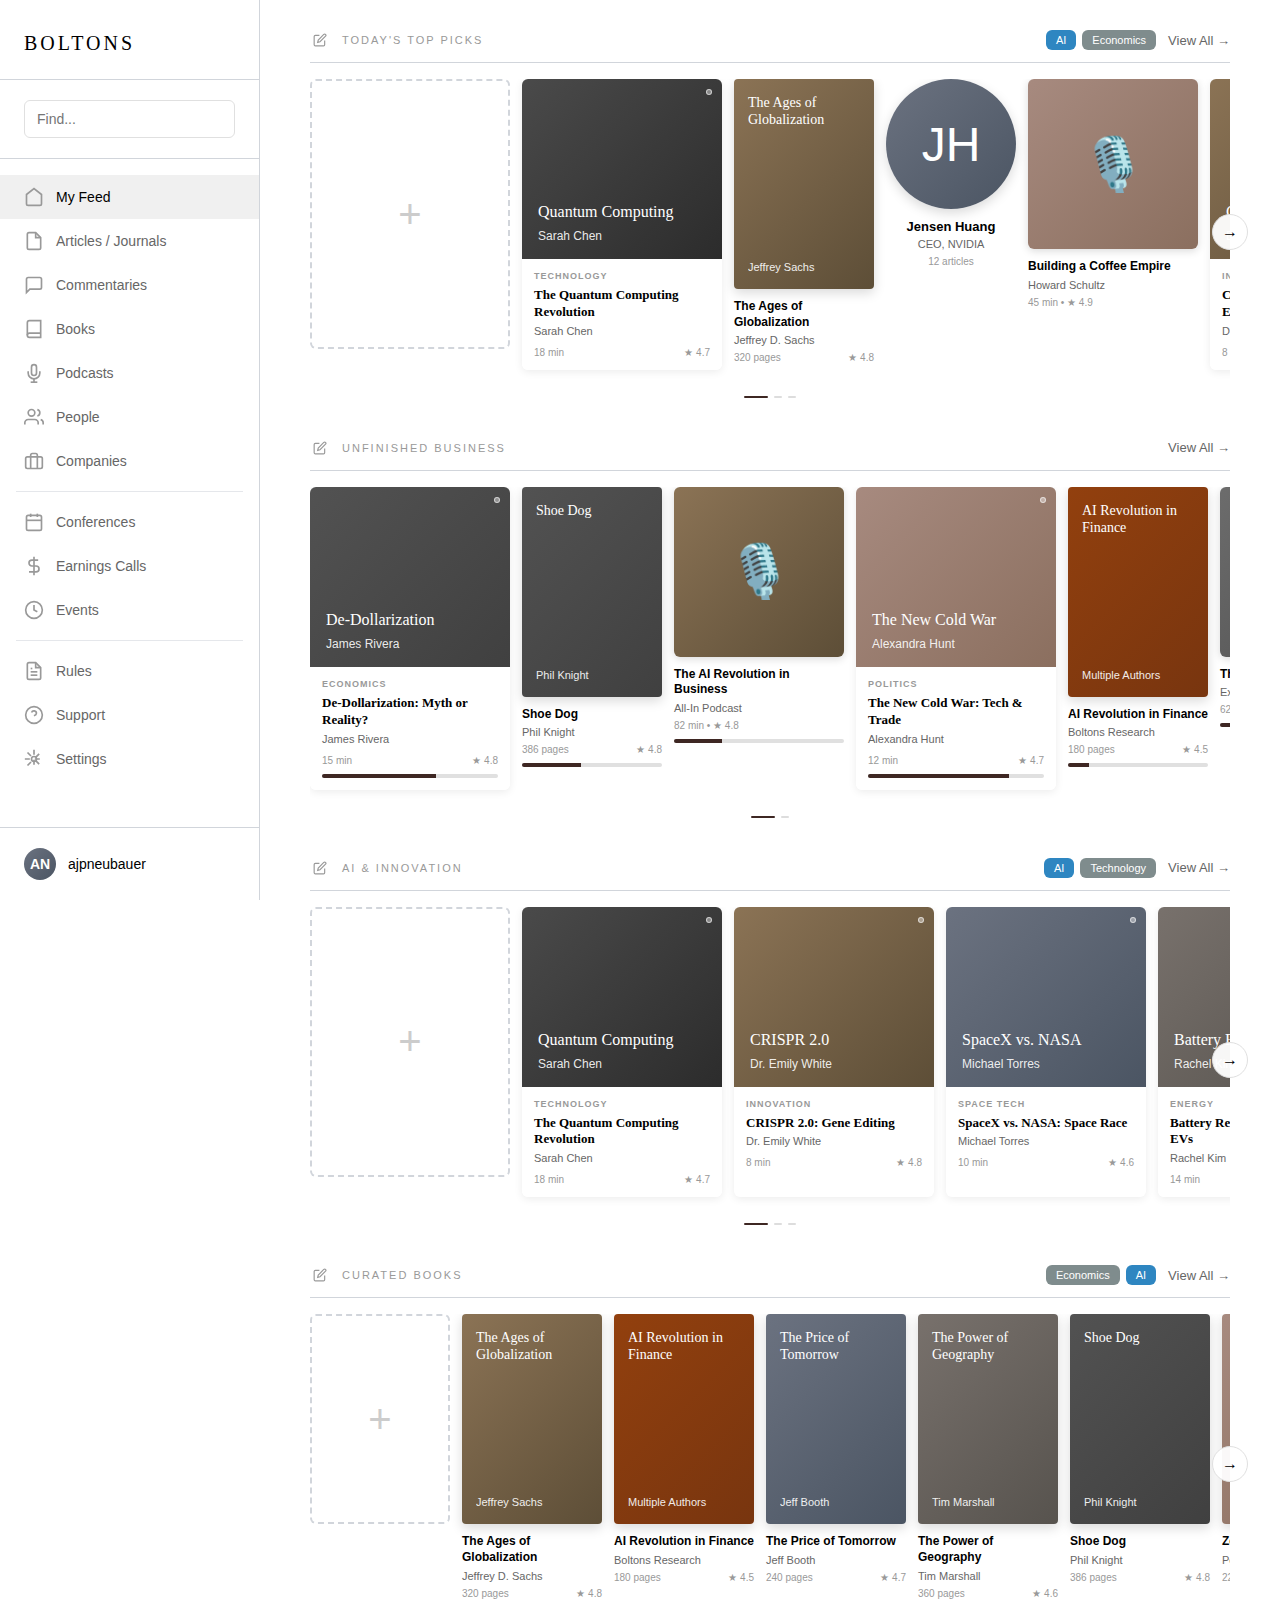
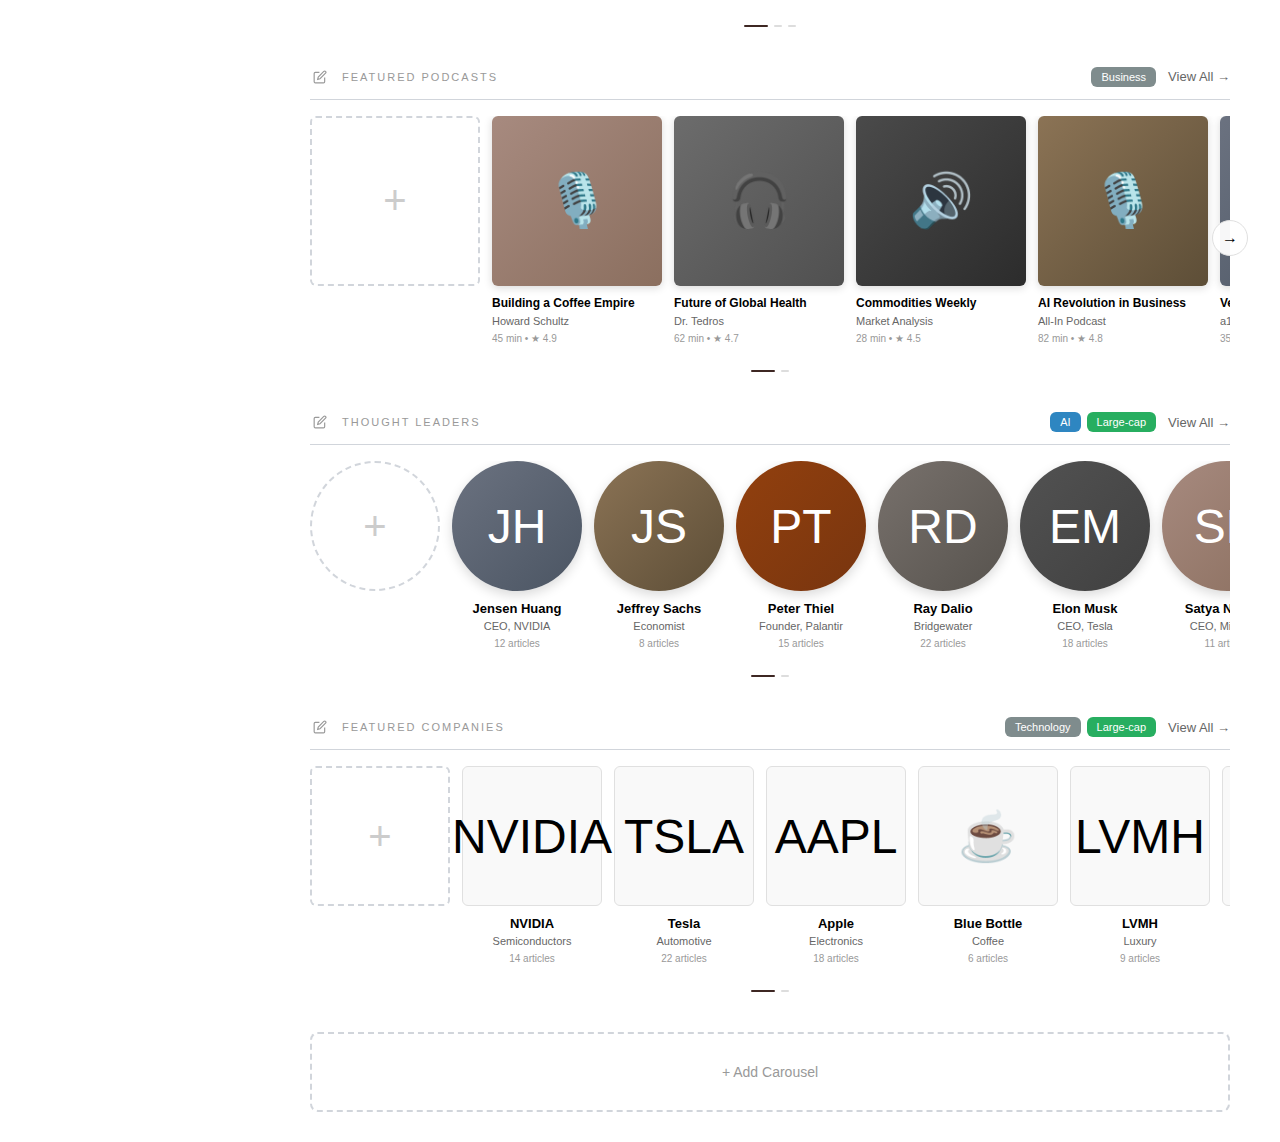
<file: mockups-v5.html>
<!DOCTYPE html>
<html lang="en">
<head>
    <meta charset="UTF-8">
    <meta name="viewport" content="width=device-width, initial-scale=1.0">
    <title>Boltons — Premium Knowledge Platform</title>
    <style>
        * {
            margin: 0;
            padding: 0;
            box-sizing: border-box;
        }

        body {
            font-family: -apple-system, BlinkMacSystemFont, "Inter", "Segoe UI", sans-serif;
            background: #FFFFFF;
            color: #000000;
            overflow-x: hidden;
        }

        /* Sidebar */
        .sidebar {
            position: fixed;
            left: 0;
            top: 0;
            width: 60px;
            height: 100vh;
            background: #FFFFFF;
            border-right: 1px solid #D1D5DB;
            display: flex;
            flex-direction: column;
            z-index: 1000;
            transition: width 0.3s ease;
        }

        .sidebar:hover,
        .sidebar.expanded {
            width: 260px;
        }

        .sidebar:not(:hover):not(.expanded) .nav-text,
        .sidebar:not(:hover):not(.expanded) .search-input,
        .sidebar:not(:hover):not(.expanded) .user-name {
            display: none;
        }

        .sidebar:not(:hover):not(.expanded) .logo {
            justify-content: center;
        }

        /* Logo */
        .logo {
            padding: 32px 24px 24px;
            border-bottom: 1px solid #D1D5DB;
            display: flex;
            align-items: center;
            cursor: pointer;
        }

        .logo-text {
            font-family: "Didot", "Bodoni MT", Georgia, serif;
            font-size: 20px;
            font-weight: 300;
            letter-spacing: 3px;
        }

        /* Search */
        .search-bar {
            padding: 20px 24px;
            border-bottom: 1px solid #D1D5DB;
        }

        .sidebar:not(:hover):not(.expanded) .search-bar {
            display: none;
        }

        .search-input {
            width: 100%;
            padding: 10px 12px;
            border: 1px solid #E0E0E0;
            border-radius: 6px;
            font-size: 14px;
            outline: none;
            transition: border 0.2s;
        }

        .search-input:focus {
            border-color: #3E2723;
        }

        /* Navigation */
        .nav {
            flex: 1;
            padding: 16px 0;
            overflow-y: auto;
        }

        .nav-item {
            display: flex;
            align-items: center;
            gap: 12px;
            padding: 12px 24px;
            cursor: pointer;
            transition: background 0.2s;
            color: #666;
            text-decoration: none;
        }

        .sidebar:not(:hover):not(.expanded) .nav-item {
            padding: 12px;
            justify-content: center;
        }

        .nav-item:hover,
        .nav-item.active {
            background: #F0F0F0;
            color: #000;
        }

        .nav-item.active {
            font-weight: 500;
        }

        .nav-icon {
            width: 20px;
            height: 20px;
            display: flex;
            align-items: center;
            justify-content: center;
            font-size: 18px;
            color: #999;
            flex-shrink: 0;
        }

        .nav-text {
            font-size: 14px;
        }

        .nav-divider {
            height: 1px;
            background: #E5E7EB;
            margin: 8px 16px;
        }

        .sidebar:not(:hover):not(.expanded) .nav-divider {
            margin: 8px 12px;
        }

        /* User Profile */
        .user-profile {
            padding: 20px 24px;
            border-top: 1px solid #D1D5DB;
            display: flex;
            align-items: center;
            gap: 12px;
            cursor: pointer;
        }

        .sidebar:not(:hover):not(.expanded) .user-profile {
            padding: 20px 12px;
            justify-content: center;
        }

        .user-avatar {
            width: 32px;
            height: 32px;
            border-radius: 50%;
            background: linear-gradient(135deg, #6B7280 0%, #4B5563 100%);
            display: flex;
            align-items: center;
            justify-content: center;
            color: #FFF;
            font-size: 14px;
            font-weight: 600;
            flex-shrink: 0;
        }

        .user-name {
            font-size: 14px;
            font-weight: 500;
        }

        /* Main Content */
        .main-content {
            margin-left: 60px;
            padding: 30px 50px;
            transition: margin-left 0.3s ease;
        }

        .sidebar:hover + .main-content,
        .sidebar.expanded + .main-content {
            margin-left: 260px;
        }

        /* Carousel Section - SCALED DOWN */
        .carousel-section {
            margin-bottom: 40px;
        }

        .carousel-header {
            display: flex;
            justify-content: space-between;
            align-items: center;
            margin-bottom: 16px;
            padding-bottom: 12px;
            border-bottom: 1px solid #D1D5DB;
            gap: 16px;
        }

        .carousel-header-left {
            display: flex;
            align-items: center;
            gap: 12px;
        }

        .edit-icon {
            width: 20px;
            height: 20px;
            border-radius: 50%;
            display: flex;
            align-items: center;
            justify-content: center;
            color: #999;
            cursor: pointer;
            transition: all 0.2s;
        }

        .edit-icon:hover {
            background: #F0F0F0;
            color: #666;
        }

        .carousel-title {
            font-size: 11px;
            font-weight: 500;
            letter-spacing: 2px;
            text-transform: uppercase;
            color: #999;
        }

        .carousel-header-right {
            display: flex;
            align-items: center;
            gap: 12px;
            margin-left: auto;
        }

        .tag-pills {
            display: flex;
            gap: 6px;
        }

        .tag-pill {
            padding: 4px 10px;
            border-radius: 6px;
            font-size: 11px;
            font-weight: 500;
            color: #FFF;
        }

        .tag-sector { background: #7F8C8D; }
        .tag-innovation { background: #2E86C1; }
        .tag-company { background: #27AE60; }
        .tag-country { background: #C4A265; }

        .view-all {
            font-size: 13px;
            color: #666;
            text-decoration: none;
            transition: color 0.2s;
            white-space: nowrap;
        }

        .view-all:hover {
            color: #3E2723;
        }

        /* Carousel Container */
        .carousel-container {
            position: relative;
        }

        .carousel-wrapper {
            display: flex;
            gap: 12px;
            overflow-x: hidden;
            scroll-behavior: smooth;
            padding-bottom: 16px;
        }

        /* Navigation Arrows */
        .carousel-nav {
            position: absolute;
            top: 50%;
            transform: translateY(-50%);
            width: 36px;
            height: 36px;
            background: rgba(255, 255, 255, 0.95);
            border: 1px solid #E0E0E0;
            border-radius: 50%;
            display: none;
            align-items: center;
            justify-content: center;
            cursor: pointer;
            transition: opacity 0.2s, background 0.2s;
            z-index: 10;
        }

        .carousel-nav.visible {
            display: flex;
        }

        .carousel-container:hover .carousel-nav.visible {
            opacity: 1;
        }

        .carousel-nav:hover {
            background: #FFF;
            box-shadow: 0 2px 8px rgba(0,0,0,0.15);
        }

        .carousel-nav.left {
            left: -18px;
        }

        .carousel-nav.right {
            right: -18px;
        }

        /* Progress Indicators */
        .carousel-progress {
            display: flex;
            gap: 6px;
            margin-top: 10px;
            justify-content: center;
        }

        .progress-dot {
            width: 8px;
            height: 2px;
            background: #DDD;
            border-radius: 1px;
            transition: all 0.3s;
        }

        .progress-dot.active {
            background: #3E2723;
            width: 24px;
        }

        /* Add Carousel Button */
        .add-carousel-btn {
            width: 100%;
            height: 80px;
            border: 2px dashed #D1D5DB;
            border-radius: 8px;
            background: #FFFFFF;
            display: flex;
            align-items: center;
            justify-content: center;
            cursor: pointer;
            transition: all 0.2s;
            margin-top: 30px;
            font-size: 14px;
            font-weight: 500;
            color: #999;
        }

        .add-carousel-btn:hover {
            border-color: #3E2723;
            background: #F9F9F9;
            color: #3E2723;
        }

        /* ARTICLE CARDS - SCALED DOWN */
        .card-article {
            flex: 0 0 200px;
            border-radius: 6px;
            overflow: hidden;
            box-shadow: 0 2px 8px rgba(0,0,0,0.08);
            cursor: pointer;
            transition: transform 0.2s, box-shadow 0.2s;
        }

        .card-article:hover {
            transform: translateY(-4px);
            box-shadow: 0 4px 16px rgba(0,0,0,0.12);
        }

        .card-article-image {
            position: relative;
            width: 100%;
            height: 180px;
            display: flex;
            flex-direction: column;
            justify-content: flex-end;
            padding: 16px;
        }

        .card-article-badge {
            position: absolute;
            top: 10px;
            right: 10px;
            width: 6px;
            height: 6px;
            background: rgba(255,255,255,0.4);
            border-radius: 50%;
            border: 1px solid rgba(255,255,255,0.6);
        }

        .card-article-title-overlay {
            font-family: "Didot", Georgia, serif;
            font-size: 16px;
            font-weight: 400;
            color: #FFF;
            line-height: 1.3;
            margin-bottom: 6px;
        }

        .card-article-author-overlay {
            font-size: 12px;
            color: rgba(255,255,255,0.9);
        }

        .card-article-info {
            background: #FFF;
            padding: 12px;
        }

        .card-article-category {
            font-size: 9px;
            font-weight: 600;
            letter-spacing: 1px;
            text-transform: uppercase;
            color: #999;
            margin-bottom: 6px;
        }

        .card-article-title {
            font-family: Georgia, serif;
            font-size: 13px;
            font-weight: 600;
            margin-bottom: 4px;
            line-height: 1.3;
        }

        .card-article-author {
            font-size: 11px;
            color: #666;
            margin-bottom: 10px;
        }

        .card-article-meta {
            display: flex;
            justify-content: space-between;
            align-items: center;
            font-size: 10px;
            color: #999;
        }

        /* Progress bar for Unfinished Business */
        .card-progress {
            width: 100%;
            height: 4px;
            background: #E0E0E0;
            border-radius: 2px;
            overflow: hidden;
            margin-top: 8px;
        }

        .card-progress-fill {
            height: 100%;
            background: #3E2723;
            transition: width 0.3s;
        }

        /* BOOK CARDS - SCALED DOWN */
        .card-book {
            flex: 0 0 140px;
            cursor: pointer;
            transition: transform 0.2s;
        }

        .card-book:hover {
            transform: translateY(-4px);
        }

        .card-book-cover {
            width: 140px;
            height: 210px;
            border-radius: 4px;
            box-shadow: 0 4px 12px rgba(0,0,0,0.15);
            margin-bottom: 10px;
            display: flex;
            flex-direction: column;
            justify-content: space-between;
            padding: 16px 14px;
            color: #FFF;
        }

        .card-book-title {
            font-family: "Didot", Georgia, serif;
            font-size: 14px;
            line-height: 1.2;
            font-weight: 400;
        }

        .card-book-author-cover {
            font-size: 11px;
            opacity: 0.9;
        }

        .card-book-info {
            text-align: left;
        }

        .card-book-title-text {
            font-size: 12px;
            font-weight: 600;
            margin-bottom: 4px;
            line-height: 1.3;
        }

        .card-book-author-text {
            font-size: 11px;
            color: #666;
            margin-bottom: 6px;
        }

        .card-book-meta {
            display: flex;
            justify-content: space-between;
            font-size: 10px;
            color: #999;
        }

        /* PODCAST CARDS - SCALED DOWN */
        .card-podcast {
            flex: 0 0 170px;
            cursor: pointer;
            transition: transform 0.2s;
        }

        .card-podcast:hover {
            transform: translateY(-4px);
        }

        .card-podcast-artwork {
            width: 170px;
            height: 170px;
            border-radius: 6px;
            box-shadow: 0 2px 8px rgba(0,0,0,0.15);
            margin-bottom: 10px;
            display: flex;
            align-items: center;
            justify-content: center;
            font-size: 52px;
            color: #FFF;
        }

        .card-podcast-info {
            text-align: left;
        }

        .card-podcast-episode {
            font-size: 12px;
            font-weight: 600;
            margin-bottom: 4px;
            line-height: 1.3;
        }

        .card-podcast-show {
            font-size: 11px;
            color: #666;
            margin-bottom: 6px;
        }

        .card-podcast-meta {
            font-size: 10px;
            color: #999;
        }

        /* PEOPLE CARDS - SCALED DOWN */
        .card-person {
            flex: 0 0 130px;
            text-align: center;
            cursor: pointer;
            transition: transform 0.2s;
        }

        .card-person:hover {
            transform: translateY(-4px);
        }

        .card-person-photo {
            width: 130px;
            height: 130px;
            border-radius: 50%;
            margin-bottom: 10px;
            box-shadow: 0 4px 12px rgba(0,0,0,0.15);
            display: flex;
            align-items: center;
            justify-content: center;
            font-size: 48px;
            color: #FFF;
        }

        .card-person-name {
            font-size: 13px;
            font-weight: 600;
            margin-bottom: 4px;
        }

        .card-person-role {
            font-size: 11px;
            color: #666;
            margin-bottom: 6px;
        }

        .card-person-meta {
            font-size: 10px;
            color: #999;
        }

        /* COMPANY CARDS - SCALED DOWN */
        .card-company {
            flex: 0 0 140px;
            text-align: center;
            cursor: pointer;
            transition: transform 0.2s;
        }

        .card-company:hover {
            transform: translateY(-4px);
        }

        .card-company-logo {
            width: 140px;
            height: 140px;
            border-radius: 6px;
            background: #F9F9F9;
            border: 1px solid #E0E0E0;
            margin-bottom: 10px;
            display: flex;
            align-items: center;
            justify-content: center;
            font-size: 48px;
        }

        .card-company-name {
            font-size: 13px;
            font-weight: 600;
            margin-bottom: 4px;
        }

        .card-company-industry {
            font-size: 11px;
            color: #666;
            margin-bottom: 6px;
        }

        .card-company-meta {
            font-size: 10px;
            color: #999;
        }

        /* Add Content Card - SCALED DOWN */
        .card-add {
            flex: 0 0 200px;
            height: 270px;
            border: 2px dashed #D1D5DB;
            border-radius: 6px;
            display: flex;
            align-items: center;
            justify-content: center;
            cursor: pointer;
            transition: all 0.2s;
            background: #FFFFFF;
        }

        .card-add:hover {
            border-color: #3E2723;
            background: #F9F9F9;
        }

        .card-add-icon {
            font-size: 40px;
            font-weight: 200;
            color: #CCC;
            transition: color 0.2s;
        }

        .card-add:hover .card-add-icon {
            color: #3E2723;
        }

        .card-add-book {
            flex: 0 0 140px;
            height: 210px;
        }

        .card-add-podcast {
            flex: 0 0 170px;
            height: 170px;
        }

        .card-add-person {
            flex: 0 0 130px;
            height: 130px;
            border-radius: 50%;
        }

        .card-add-company {
            flex: 0 0 140px;
            height: 140px;
        }

        /* Gradient variations */
        .gradient-1 { background: linear-gradient(135deg, #4a4a4a 0%, #2c2c2c 100%); }
        .gradient-2 { background: linear-gradient(135deg, #8B7355 0%, #5D4E37 100%); }
        .gradient-3 { background: linear-gradient(135deg, #6B7280 0%, #4B5563 100%); }
        .gradient-4 { background: linear-gradient(135deg, #78716C 0%, #57534E 100%); }
        .gradient-5 { background: linear-gradient(135deg, #92400E 0%, #78350F 100%); }
        .gradient-6 { background: linear-gradient(135deg, #525252 0%, #404040 100%); }
        .gradient-7 { background: linear-gradient(135deg, #A78A7F 0%, #8B6F5F 100%); }
        .gradient-8 { background: linear-gradient(135deg, #6C6C6C 0%, #505050 100%); }
    </style>
</head>
<body>
    <!-- SIDEBAR -->
    <div class="sidebar" id="sidebar">
        <div class="logo">
            <span class="logo-text">BOLTONS</span>
        </div>

        <div class="search-bar">
            <input type="text" class="search-input" placeholder="Find...">
        </div>

        <div class="nav">
            <a href="#" class="nav-item active">
                <span class="nav-icon">
                    <svg width="20" height="20" viewBox="0 0 24 24" fill="none" stroke="currentColor" stroke-width="2">
                        <path d="M3 9l9-7 9 7v11a2 2 0 0 1-2 2H5a2 2 0 0 1-2-2z"/>
                    </svg>
                </span>
                <span class="nav-text">My Feed</span>
            </a>
            <a href="#" class="nav-item">
                <span class="nav-icon">
                    <svg width="20" height="20" viewBox="0 0 24 24" fill="none" stroke="currentColor" stroke-width="2">
                        <path d="M14 2H6a2 2 0 0 0-2 2v16a2 2 0 0 0 2 2h12a2 2 0 0 0 2-2V8z"/>
                        <polyline points="14 2 14 8 20 8"/>
                    </svg>
                </span>
                <span class="nav-text">Articles / Journals</span>
            </a>
            <a href="#" class="nav-item">
                <span class="nav-icon">
                    <svg width="20" height="20" viewBox="0 0 24 24" fill="none" stroke="currentColor" stroke-width="2">
                        <path d="M21 15a2 2 0 0 1-2 2H7l-4 4V5a2 2 0 0 1 2-2h14a2 2 0 0 1 2 2z"/>
                    </svg>
                </span>
                <span class="nav-text">Commentaries</span>
            </a>
            <a href="#" class="nav-item">
                <span class="nav-icon">
                    <svg width="20" height="20" viewBox="0 0 24 24" fill="none" stroke="currentColor" stroke-width="2">
                        <path d="M4 19.5A2.5 2.5 0 0 1 6.5 17H20"/>
                        <path d="M6.5 2H20v20H6.5A2.5 2.5 0 0 1 4 19.5v-15A2.5 2.5 0 0 1 6.5 2z"/>
                    </svg>
                </span>
                <span class="nav-text">Books</span>
            </a>
            <a href="#" class="nav-item">
                <span class="nav-icon">
                    <svg width="20" height="20" viewBox="0 0 24 24" fill="none" stroke="currentColor" stroke-width="2">
                        <path d="M12 2a3 3 0 0 0-3 3v7a3 3 0 0 0 6 0V5a3 3 0 0 0-3-3z"/>
                        <path d="M19 10v2a7 7 0 0 1-14 0v-2"/>
                        <line x1="12" y1="19" x2="12" y2="23"/>
                        <line x1="8" y1="23" x2="16" y2="23"/>
                    </svg>
                </span>
                <span class="nav-text">Podcasts</span>
            </a>
            <a href="#" class="nav-item">
                <span class="nav-icon">
                    <svg width="20" height="20" viewBox="0 0 24 24" fill="none" stroke="currentColor" stroke-width="2">
                        <path d="M17 21v-2a4 4 0 0 0-4-4H5a4 4 0 0 0-4 4v2"/>
                        <circle cx="9" cy="7" r="4"/>
                        <path d="M23 21v-2a4 4 0 0 0-3-3.87"/>
                        <path d="M16 3.13a4 4 0 0 1 0 7.75"/>
                    </svg>
                </span>
                <span class="nav-text">People</span>
            </a>
            <a href="#" class="nav-item">
                <span class="nav-icon">
                    <svg width="20" height="20" viewBox="0 0 24 24" fill="none" stroke="currentColor" stroke-width="2">
                        <rect x="2" y="7" width="20" height="14" rx="2" ry="2"/>
                        <path d="M16 21V5a2 2 0 0 0-2-2h-4a2 2 0 0 0-2 2v16"/>
                    </svg>
                </span>
                <span class="nav-text">Companies</span>
            </a>
            
            <!-- DIVIDER LINE -->
            <div class="nav-divider"></div>
            
            <a href="#" class="nav-item">
                <span class="nav-icon">
                    <svg width="20" height="20" viewBox="0 0 24 24" fill="none" stroke="currentColor" stroke-width="2">
                        <rect x="3" y="4" width="18" height="18" rx="2" ry="2"/>
                        <line x1="16" y1="2" x2="16" y2="6"/>
                        <line x1="8" y1="2" x2="8" y2="6"/>
                        <line x1="3" y1="10" x2="21" y2="10"/>
                    </svg>
                </span>
                <span class="nav-text">Conferences</span>
            </a>
            <a href="#" class="nav-item">
                <span class="nav-icon">
                    <svg width="20" height="20" viewBox="0 0 24 24" fill="none" stroke="currentColor" stroke-width="2">
                        <line x1="12" y1="1" x2="12" y2="23"/>
                        <path d="M17 5H9.5a3.5 3.5 0 0 0 0 7h5a3.5 3.5 0 0 1 0 7H6"/>
                    </svg>
                </span>
                <span class="nav-text">Earnings Calls</span>
            </a>
            <a href="#" class="nav-item">
                <span class="nav-icon">
                    <svg width="20" height="20" viewBox="0 0 24 24" fill="none" stroke="currentColor" stroke-width="2">
                        <circle cx="12" cy="12" r="10"/>
                        <polyline points="12 6 12 12 16 14"/>
                    </svg>
                </span>
                <span class="nav-text">Events</span>
            </a>
            
            <!-- DIVIDER LINE -->
            <div class="nav-divider"></div>
            
            <a href="#" class="nav-item">
                <span class="nav-icon">
                    <svg width="20" height="20" viewBox="0 0 24 24" fill="none" stroke="currentColor" stroke-width="2">
                        <path d="M14 2H6a2 2 0 0 0-2 2v16a2 2 0 0 0 2 2h12a2 2 0 0 0 2-2V8z"/>
                        <polyline points="14 2 14 8 20 8"/>
                        <line x1="16" y1="13" x2="8" y2="13"/>
                        <line x1="16" y1="17" x2="8" y2="17"/>
                        <polyline points="10 9 9 9 8 9"/>
                    </svg>
                </span>
                <span class="nav-text">Rules</span>
            </a>
            <a href="#" class="nav-item">
                <span class="nav-icon">
                    <svg width="20" height="20" viewBox="0 0 24 24" fill="none" stroke="currentColor" stroke-width="2">
                        <circle cx="12" cy="12" r="10"/>
                        <path d="M9.09 9a3 3 0 0 1 5.83 1c0 2-3 3-3 3"/>
                        <line x1="12" y1="17" x2="12.01" y2="17"/>
                    </svg>
                </span>
                <span class="nav-text">Support</span>
            </a>
            <a href="#" class="nav-item">
                <span class="nav-icon">
                    <svg width="20" height="20" viewBox="0 0 24 24" fill="none" stroke="currentColor" stroke-width="2">
                        <circle cx="12" cy="12" r="3"/>
                        <path d="M12 1v6m0 6v6"/>
                        <path d="m4.2 4.2 4.2 4.2m5.6 5.6 4.2 4.2"/>
                        <path d="M1 12h6m6 0h6"/>
                        <path d="m4.2 19.8 4.2-4.2m5.6-5.6 4.2-4.2"/>
                    </svg>
                </span>
                <span class="nav-text">Settings</span>
            </a>
        </div>

        <div class="user-profile">
            <div class="user-avatar">AN</div>
            <div class="user-name">ajpneubauer</div>
        </div>
    </div>

    <!-- MAIN CONTENT -->
    <div class="main-content">
        
        <!-- CAROUSEL 0: Today's Top Picks -->
        <div class="carousel-section">
            <div class="carousel-header">
                <div class="carousel-header-left">
                    <div class="edit-icon">
                        <svg width="14" height="14" viewBox="0 0 24 24" fill="none" stroke="currentColor" stroke-width="2">
                            <path d="M11 4H4a2 2 0 0 0-2 2v14a2 2 0 0 0 2 2h14a2 2 0 0 0 2-2v-7"/>
                            <path d="M18.5 2.5a2.121 2.121 0 0 1 3 3L12 15l-4 1 1-4 9.5-9.5z"/>
                        </svg>
                    </div>
                    <div class="carousel-title">Today's Top Picks</div>
                </div>
                <div class="carousel-header-right">
                    <div class="tag-pills">
                        <span class="tag-pill tag-innovation">AI</span>
                        <span class="tag-pill tag-sector">Economics</span>
                    </div>
                    <a href="#" class="view-all">View All →</a>
                </div>
            </div>
            <div class="carousel-container" data-carousel="0">
                <div class="carousel-nav left" onclick="scrollCarousel(0, -1)">←</div>
                <div class="carousel-nav right" onclick="scrollCarousel(0, 1)">→</div>
                <div class="carousel-wrapper">
                    <div class="card-add">
                        <div class="card-add-icon">+</div>
                    </div>
                    
                    <div class="card-article">
                        <div class="card-article-image gradient-1">
                            <div class="card-article-badge"></div>
                            <div class="card-article-title-overlay">Quantum Computing</div>
                            <div class="card-article-author-overlay">Sarah Chen</div>
                        </div>
                        <div class="card-article-info">
                            <div class="card-article-category">Technology</div>
                            <div class="card-article-title">The Quantum Computing Revolution</div>
                            <div class="card-article-author">Sarah Chen</div>
                            <div class="card-article-meta">
                                <span>18 min</span>
                                <span>★ 4.7</span>
                            </div>
                        </div>
                    </div>

                    <div class="card-book">
                        <div class="card-book-cover gradient-2">
                            <div class="card-book-title">The Ages of Globalization</div>
                            <div class="card-book-author-cover">Jeffrey Sachs</div>
                        </div>
                        <div class="card-book-info">
                            <div class="card-book-title-text">The Ages of Globalization</div>
                            <div class="card-book-author-text">Jeffrey D. Sachs</div>
                            <div class="card-book-meta">
                                <span>320 pages</span>
                                <span>★ 4.8</span>
                            </div>
                        </div>
                    </div>

                    <div class="card-person">
                        <div class="card-person-photo gradient-3">JH</div>
                        <div class="card-person-name">Jensen Huang</div>
                        <div class="card-person-role">CEO, NVIDIA</div>
                        <div class="card-person-meta">12 articles</div>
                    </div>

                    <div class="card-podcast">
                        <div class="card-podcast-artwork gradient-7">🎙️</div>
                        <div class="card-podcast-info">
                            <div class="card-podcast-episode">Building a Coffee Empire</div>
                            <div class="card-podcast-show">Howard Schultz</div>
                            <div class="card-podcast-meta">45 min • ★ 4.9</div>
                        </div>
                    </div>

                    <div class="card-article">
                        <div class="card-article-image gradient-2">
                            <div class="card-article-badge"></div>
                            <div class="card-article-title-overlay">CRISPR 2.0</div>
                            <div class="card-article-author-overlay">Dr. Emily White</div>
                        </div>
                        <div class="card-article-info">
                            <div class="card-article-category">Innovation</div>
                            <div class="card-article-title">CRISPR 2.0: Next Gen Gene Editing</div>
                            <div class="card-article-author">Dr. Emily White</div>
                            <div class="card-article-meta">
                                <span>8 min</span>
                                <span>★ 4.8</span>
                            </div>
                        </div>
                    </div>

                    <div class="card-company">
                        <div class="card-company-logo">TSLA</div>
                        <div class="card-company-name">Tesla</div>
                        <div class="card-company-industry">Automotive</div>
                        <div class="card-company-meta">22 articles</div>
                    </div>

                    <div class="card-book">
                        <div class="card-book-cover gradient-3">
                            <div class="card-book-title">The Price of Tomorrow</div>
                            <div class="card-book-author-cover">Jeff Booth</div>
                        </div>
                        <div class="card-book-info">
                            <div class="card-book-title-text">The Price of Tomorrow</div>
                            <div class="card-book-author-text">Jeff Booth</div>
                            <div class="card-book-meta">
                                <span>240 pages</span>
                                <span>★ 4.7</span>
                            </div>
                        </div>
                    </div>
                </div>
            </div>
            <div class="carousel-progress">
                <div class="progress-dot active"></div>
                <div class="progress-dot"></div>
                <div class="progress-dot"></div>
            </div>
        </div>

        <!-- CAROUSEL 1: Unfinished Business (NEW) -->
        <div class="carousel-section">
            <div class="carousel-header">
                <div class="carousel-header-left">
                    <div class="edit-icon">
                        <svg width="14" height="14" viewBox="0 0 24 24" fill="none" stroke="currentColor" stroke-width="2">
                            <path d="M11 4H4a2 2 0 0 0-2 2v14a2 2 0 0 0 2 2h14a2 2 0 0 0 2-2v-7"/>
                            <path d="M18.5 2.5a2.121 2.121 0 0 1 3 3L12 15l-4 1 1-4 9.5-9.5z"/>
                        </svg>
                    </div>
                    <div class="carousel-title">Unfinished Business</div>
                </div>
                <div class="carousel-header-right">
                    <a href="#" class="view-all">View All →</a>
                </div>
            </div>
            <div class="carousel-container" data-carousel="1">
                <div class="carousel-nav left" onclick="scrollCarousel(1, -1)">←</div>
                <div class="carousel-nav right" onclick="scrollCarousel(1, 1)">→</div>
                <div class="carousel-wrapper">
                    <div class="card-article">
                        <div class="card-article-image gradient-6">
                            <div class="card-article-badge"></div>
                            <div class="card-article-title-overlay">De-Dollarization</div>
                            <div class="card-article-author-overlay">James Rivera</div>
                        </div>
                        <div class="card-article-info">
                            <div class="card-article-category">Economics</div>
                            <div class="card-article-title">De-Dollarization: Myth or Reality?</div>
                            <div class="card-article-author">James Rivera</div>
                            <div class="card-article-meta">
                                <span>15 min</span>
                                <span>★ 4.8</span>
                            </div>
                            <div class="card-progress">
                                <div class="card-progress-fill" style="width: 65%;"></div>
                            </div>
                        </div>
                    </div>

                    <div class="card-book">
                        <div class="card-book-cover gradient-6">
                            <div class="card-book-title">Shoe Dog</div>
                            <div class="card-book-author-cover">Phil Knight</div>
                        </div>
                        <div class="card-book-info">
                            <div class="card-book-title-text">Shoe Dog</div>
                            <div class="card-book-author-text">Phil Knight</div>
                            <div class="card-book-meta">
                                <span>386 pages</span>
                                <span>★ 4.8</span>
                            </div>
                            <div class="card-progress">
                                <div class="card-progress-fill" style="width: 42%;"></div>
                            </div>
                        </div>
                    </div>

                    <div class="card-podcast">
                        <div class="card-podcast-artwork gradient-2">🎙️</div>
                        <div class="card-podcast-info">
                            <div class="card-podcast-episode">The AI Revolution in Business</div>
                            <div class="card-podcast-show">All-In Podcast</div>
                            <div class="card-podcast-meta">82 min • ★ 4.8</div>
                            <div class="card-progress">
                                <div class="card-progress-fill" style="width: 28%;"></div>
                            </div>
                        </div>
                    </div>

                    <div class="card-article">
                        <div class="card-article-image gradient-7">
                            <div class="card-article-badge"></div>
                            <div class="card-article-title-overlay">The New Cold War</div>
                            <div class="card-article-author-overlay">Alexandra Hunt</div>
                        </div>
                        <div class="card-article-info">
                            <div class="card-article-category">Politics</div>
                            <div class="card-article-title">The New Cold War: Tech & Trade</div>
                            <div class="card-article-author">Alexandra Hunt</div>
                            <div class="card-article-meta">
                                <span>12 min</span>
                                <span>★ 4.7</span>
                            </div>
                            <div class="card-progress">
                                <div class="card-progress-fill" style="width: 80%;"></div>
                            </div>
                        </div>
                    </div>

                    <div class="card-book">
                        <div class="card-book-cover gradient-5">
                            <div class="card-book-title">AI Revolution in Finance</div>
                            <div class="card-book-author-cover">Multiple Authors</div>
                        </div>
                        <div class="card-book-info">
                            <div class="card-book-title-text">AI Revolution in Finance</div>
                            <div class="card-book-author-text">Boltons Research</div>
                            <div class="card-book-meta">
                                <span>180 pages</span>
                                <span>★ 4.5</span>
                            </div>
                            <div class="card-progress">
                                <div class="card-progress-fill" style="width: 15%;"></div>
                            </div>
                        </div>
                    </div>

                    <div class="card-podcast">
                        <div class="card-podcast-artwork gradient-8">🎧</div>
                        <div class="card-podcast-info">
                            <div class="card-podcast-episode">The Future of Global Health</div>
                            <div class="card-podcast-show">Expert Insights</div>
                            <div class="card-podcast-meta">62 min • ★ 4.7</div>
                            <div class="card-progress">
                                <div class="card-progress-fill" style="width: 55%;"></div>
                            </div>
                        </div>
                    </div>
                </div>
            </div>
            <div class="carousel-progress">
                <div class="progress-dot active"></div>
                <div class="progress-dot"></div>
            </div>
        </div>

        <!-- CAROUSEL 2: AI & Innovation -->
        <div class="carousel-section">
            <div class="carousel-header">
                <div class="carousel-header-left">
                    <div class="edit-icon">
                        <svg width="14" height="14" viewBox="0 0 24 24" fill="none" stroke="currentColor" stroke-width="2">
                            <path d="M11 4H4a2 2 0 0 0-2 2v14a2 2 0 0 0 2 2h14a2 2 0 0 0 2-2v-7"/>
                            <path d="M18.5 2.5a2.121 2.121 0 0 1 3 3L12 15l-4 1 1-4 9.5-9.5z"/>
                        </svg>
                    </div>
                    <div class="carousel-title">AI & Innovation</div>
                </div>
                <div class="carousel-header-right">
                    <div class="tag-pills">
                        <span class="tag-pill tag-innovation">AI</span>
                        <span class="tag-pill tag-sector">Technology</span>
                    </div>
                    <a href="#" class="view-all">View All →</a>
                </div>
            </div>
            <div class="carousel-container" data-carousel="2">
                <div class="carousel-nav left" onclick="scrollCarousel(2, -1)">←</div>
                <div class="carousel-nav right" onclick="scrollCarousel(2, 1)">→</div>
                <div class="carousel-wrapper">
                    <div class="card-add">
                        <div class="card-add-icon">+</div>
                    </div>
                    
                    <div class="card-article">
                        <div class="card-article-image gradient-1">
                            <div class="card-article-badge"></div>
                            <div class="card-article-title-overlay">Quantum Computing</div>
                            <div class="card-article-author-overlay">Sarah Chen</div>
                        </div>
                        <div class="card-article-info">
                            <div class="card-article-category">Technology</div>
                            <div class="card-article-title">The Quantum Computing Revolution</div>
                            <div class="card-article-author">Sarah Chen</div>
                            <div class="card-article-meta">
                                <span>18 min</span>
                                <span>★ 4.7</span>
                            </div>
                        </div>
                    </div>

                    <div class="card-article">
                        <div class="card-article-image gradient-2">
                            <div class="card-article-badge"></div>
                            <div class="card-article-title-overlay">CRISPR 2.0</div>
                            <div class="card-article-author-overlay">Dr. Emily White</div>
                        </div>
                        <div class="card-article-info">
                            <div class="card-article-category">Innovation</div>
                            <div class="card-article-title">CRISPR 2.0: Gene Editing</div>
                            <div class="card-article-author">Dr. Emily White</div>
                            <div class="card-article-meta">
                                <span>8 min</span>
                                <span>★ 4.8</span>
                            </div>
                        </div>
                    </div>

                    <div class="card-article">
                        <div class="card-article-image gradient-3">
                            <div class="card-article-badge"></div>
                            <div class="card-article-title-overlay">SpaceX vs. NASA</div>
                            <div class="card-article-author-overlay">Michael Torres</div>
                        </div>
                        <div class="card-article-info">
                            <div class="card-article-category">Space Tech</div>
                            <div class="card-article-title">SpaceX vs. NASA: Space Race</div>
                            <div class="card-article-author">Michael Torres</div>
                            <div class="card-article-meta">
                                <span>10 min</span>
                                <span>★ 4.6</span>
                            </div>
                        </div>
                    </div>

                    <div class="card-article">
                        <div class="card-article-image gradient-4">
                            <div class="card-article-badge"></div>
                            <div class="card-article-title-overlay">Battery Revolution</div>
                            <div class="card-article-author-overlay">Rachel Kim</div>
                        </div>
                        <div class="card-article-info">
                            <div class="card-article-category">Energy</div>
                            <div class="card-article-title">Battery Revolution Powering EVs</div>
                            <div class="card-article-author">Rachel Kim</div>
                            <div class="card-article-meta">
                                <span>14 min</span>
                                <span>★ 4.9</span>
                            </div>
                        </div>
                    </div>

                    <div class="card-article">
                        <div class="card-article-image gradient-5">
                            <div class="card-article-badge"></div>
                            <div class="card-article-title-overlay">Neural Interfaces</div>
                            <div class="card-article-author-overlay">James Park</div>
                        </div>
                        <div class="card-article-info">
                            <div class="card-article-category">Neuroscience</div>
                            <div class="card-article-title">Neural Interfaces: Brain-Computer</div>
                            <div class="card-article-author">James Park</div>
                            <div class="card-article-meta">
                                <span>16 min</span>
                                <span>★ 4.5</span>
                            </div>
                        </div>
                    </div>

                    <div class="card-article">
                        <div class="card-article-image gradient-6">
                            <div class="card-article-badge"></div>
                            <div class="card-article-title-overlay">Robotics in Surgery</div>
                            <div class="card-article-author-overlay">Dr. Lee</div>
                        </div>
                        <div class="card-article-info">
                            <div class="card-article-category">Healthcare</div>
                            <div class="card-article-title">Robotics in Modern Surgery</div>
                            <div class="card-article-author">Dr. Patricia Lee</div>
                            <div class="card-article-meta">
                                <span>11 min</span>
                                <span>★ 4.6</span>
                            </div>
                        </div>
                    </div>
                </div>
            </div>
            <div class="carousel-progress">
                <div class="progress-dot active"></div>
                <div class="progress-dot"></div>
                <div class="progress-dot"></div>
            </div>
        </div>

        <!-- CAROUSEL 3: Curated Books -->
        <div class="carousel-section">
            <div class="carousel-header">
                <div class="carousel-header-left">
                    <div class="edit-icon">
                        <svg width="14" height="14" viewBox="0 0 24 24" fill="none" stroke="currentColor" stroke-width="2">
                            <path d="M11 4H4a2 2 0 0 0-2 2v14a2 2 0 0 0 2 2h14a2 2 0 0 0 2-2v-7"/>
                            <path d="M18.5 2.5a2.121 2.121 0 0 1 3 3L12 15l-4 1 1-4 9.5-9.5z"/>
                        </svg>
                    </div>
                    <div class="carousel-title">Curated Books</div>
                </div>
                <div class="carousel-header-right">
                    <div class="tag-pills">
                        <span class="tag-pill tag-sector">Economics</span>
                        <span class="tag-pill tag-innovation">AI</span>
                    </div>
                    <a href="#" class="view-all">View All →</a>
                </div>
            </div>
            <div class="carousel-container" data-carousel="3">
                <div class="carousel-nav left" onclick="scrollCarousel(3, -1)">←</div>
                <div class="carousel-nav right" onclick="scrollCarousel(3, 1)">→</div>
                <div class="carousel-wrapper">
                    <div class="card-add card-add-book">
                        <div class="card-add-icon">+</div>
                    </div>

                    <div class="card-book">
                        <div class="card-book-cover gradient-2">
                            <div class="card-book-title">The Ages of Globalization</div>
                            <div class="card-book-author-cover">Jeffrey Sachs</div>
                        </div>
                        <div class="card-book-info">
                            <div class="card-book-title-text">The Ages of Globalization</div>
                            <div class="card-book-author-text">Jeffrey D. Sachs</div>
                            <div class="card-book-meta">
                                <span>320 pages</span>
                                <span>★ 4.8</span>
                            </div>
                        </div>
                    </div>

                    <div class="card-book">
                        <div class="card-book-cover gradient-5">
                            <div class="card-book-title">AI Revolution in Finance</div>
                            <div class="card-book-author-cover">Multiple Authors</div>
                        </div>
                        <div class="card-book-info">
                            <div class="card-book-title-text">AI Revolution in Finance</div>
                            <div class="card-book-author-text">Boltons Research</div>
                            <div class="card-book-meta">
                                <span>180 pages</span>
                                <span>★ 4.5</span>
                            </div>
                        </div>
                    </div>

                    <div class="card-book">
                        <div class="card-book-cover gradient-3">
                            <div class="card-book-title">The Price of Tomorrow</div>
                            <div class="card-book-author-cover">Jeff Booth</div>
                        </div>
                        <div class="card-book-info">
                            <div class="card-book-title-text">The Price of Tomorrow</div>
                            <div class="card-book-author-text">Jeff Booth</div>
                            <div class="card-book-meta">
                                <span>240 pages</span>
                                <span>★ 4.7</span>
                            </div>
                        </div>
                    </div>

                    <div class="card-book">
                        <div class="card-book-cover gradient-4">
                            <div class="card-book-title">The Power of Geography</div>
                            <div class="card-book-author-cover">Tim Marshall</div>
                        </div>
                        <div class="card-book-info">
                            <div class="card-book-title-text">The Power of Geography</div>
                            <div class="card-book-author-text">Tim Marshall</div>
                            <div class="card-book-meta">
                                <span>360 pages</span>
                                <span>★ 4.6</span>
                            </div>
                        </div>
                    </div>

                    <div class="card-book">
                        <div class="card-book-cover gradient-6">
                            <div class="card-book-title">Shoe Dog</div>
                            <div class="card-book-author-cover">Phil Knight</div>
                        </div>
                        <div class="card-book-info">
                            <div class="card-book-title-text">Shoe Dog</div>
                            <div class="card-book-author-text">Phil Knight</div>
                            <div class="card-book-meta">
                                <span>386 pages</span>
                                <span>★ 4.8</span>
                            </div>
                        </div>
                    </div>

                    <div class="card-book">
                        <div class="card-book-cover gradient-7">
                            <div class="card-book-title">Zero to One</div>
                            <div class="card-book-author-cover">Peter Thiel</div>
                        </div>
                        <div class="card-book-info">
                            <div class="card-book-title-text">Zero to One</div>
                            <div class="card-book-author-text">Peter Thiel</div>
                            <div class="card-book-meta">
                                <span>224 pages</span>
                                <span>★ 4.7</span>
                            </div>
                        </div>
                    </div>

                    <div class="card-book">
                        <div class="card-book-cover gradient-8">
                            <div class="card-book-title">The Lean Startup</div>
                            <div class="card-book-author-cover">Eric Ries</div>
                        </div>
                        <div class="card-book-info">
                            <div class="card-book-title-text">The Lean Startup</div>
                            <div class="card-book-author-text">Eric Ries</div>
                            <div class="card-book-meta">
                                <span>296 pages</span>
                                <span>★ 4.6</span>
                            </div>
                        </div>
                    </div>
                </div>
            </div>
            <div class="carousel-progress">
                <div class="progress-dot active"></div>
                <div class="progress-dot"></div>
                <div class="progress-dot"></div>
            </div>
        </div>

        <!-- CAROUSEL 4: Featured Podcasts -->
        <div class="carousel-section">
            <div class="carousel-header">
                <div class="carousel-header-left">
                    <div class="edit-icon">
                        <svg width="14" height="14" viewBox="0 0 24 24" fill="none" stroke="currentColor" stroke-width="2">
                            <path d="M11 4H4a2 2 0 0 0-2 2v14a2 2 0 0 0 2 2h14a2 2 0 0 0 2-2v-7"/>
                            <path d="M18.5 2.5a2.121 2.121 0 0 1 3 3L12 15l-4 1 1-4 9.5-9.5z"/>
                        </svg>
                    </div>
                    <div class="carousel-title">Featured Podcasts</div>
                </div>
                <div class="carousel-header-right">
                    <div class="tag-pills">
                        <span class="tag-pill tag-sector">Business</span>
                    </div>
                    <a href="#" class="view-all">View All →</a>
                </div>
            </div>
            <div class="carousel-container" data-carousel="4">
                <div class="carousel-nav left" onclick="scrollCarousel(4, -1)">←</div>
                <div class="carousel-nav right" onclick="scrollCarousel(4, 1)">→</div>
                <div class="carousel-wrapper">
                    <div class="card-add card-add-podcast">
                        <div class="card-add-icon">+</div>
                    </div>

                    <div class="card-podcast">
                        <div class="card-podcast-artwork gradient-7">🎙️</div>
                        <div class="card-podcast-info">
                            <div class="card-podcast-episode">Building a Coffee Empire</div>
                            <div class="card-podcast-show">Howard Schultz</div>
                            <div class="card-podcast-meta">45 min • ★ 4.9</div>
                        </div>
                    </div>

                    <div class="card-podcast">
                        <div class="card-podcast-artwork gradient-8">🎧</div>
                        <div class="card-podcast-info">
                            <div class="card-podcast-episode">Future of Global Health</div>
                            <div class="card-podcast-show">Dr. Tedros</div>
                            <div class="card-podcast-meta">62 min • ★ 4.7</div>
                        </div>
                    </div>

                    <div class="card-podcast">
                        <div class="card-podcast-artwork gradient-1">🔊</div>
                        <div class="card-podcast-info">
                            <div class="card-podcast-episode">Commodities Weekly</div>
                            <div class="card-podcast-show">Market Analysis</div>
                            <div class="card-podcast-meta">28 min • ★ 4.5</div>
                        </div>
                    </div>

                    <div class="card-podcast">
                        <div class="card-podcast-artwork gradient-2">🎙️</div>
                        <div class="card-podcast-info">
                            <div class="card-podcast-episode">AI Revolution in Business</div>
                            <div class="card-podcast-show">All-In Podcast</div>
                            <div class="card-podcast-meta">82 min • ★ 4.8</div>
                        </div>
                    </div>

                    <div class="card-podcast">
                        <div class="card-podcast-artwork gradient-3">🎧</div>
                        <div class="card-podcast-info">
                            <div class="card-podcast-episode">Venture Capital Insights</div>
                            <div class="card-podcast-show">a16z Podcast</div>
                            <div class="card-podcast-meta">35 min • ★ 4.6</div>
                        </div>
                    </div>

                    <div class="card-podcast">
                        <div class="card-podcast-artwork gradient-4">🔊</div>
                        <div class="card-podcast-info">
                            <div class="card-podcast-episode">Diary of a CEO</div>
                            <div class="card-podcast-show">Steven Bartlett</div>
                            <div class="card-podcast-meta">68 min • ★ 4.8</div>
                        </div>
                    </div>
                </div>
            </div>
            <div class="carousel-progress">
                <div class="progress-dot active"></div>
                <div class="progress-dot"></div>
            </div>
        </div>

        <!-- CAROUSEL 5: Thought Leaders -->
        <div class="carousel-section">
            <div class="carousel-header">
                <div class="carousel-header-left">
                    <div class="edit-icon">
                        <svg width="14" height="14" viewBox="0 0 24 24" fill="none" stroke="currentColor" stroke-width="2">
                            <path d="M11 4H4a2 2 0 0 0-2 2v14a2 2 0 0 0 2 2h14a2 2 0 0 0 2-2v-7"/>
                            <path d="M18.5 2.5a2.121 2.121 0 0 1 3 3L12 15l-4 1 1-4 9.5-9.5z"/>
                        </svg>
                    </div>
                    <div class="carousel-title">Thought Leaders</div>
                </div>
                <div class="carousel-header-right">
                    <div class="tag-pills">
                        <span class="tag-pill tag-innovation">AI</span>
                        <span class="tag-pill tag-company">Large-cap</span>
                    </div>
                    <a href="#" class="view-all">View All →</a>
                </div>
            </div>
            <div class="carousel-container" data-carousel="5">
                <div class="carousel-nav left" onclick="scrollCarousel(5, -1)">←</div>
                <div class="carousel-nav right" onclick="scrollCarousel(5, 1)">→</div>
                <div class="carousel-wrapper">
                    <div class="card-add card-add-person">
                        <div class="card-add-icon">+</div>
                    </div>

                    <div class="card-person">
                        <div class="card-person-photo gradient-3">JH</div>
                        <div class="card-person-name">Jensen Huang</div>
                        <div class="card-person-role">CEO, NVIDIA</div>
                        <div class="card-person-meta">12 articles</div>
                    </div>

                    <div class="card-person">
                        <div class="card-person-photo gradient-2">JS</div>
                        <div class="card-person-name">Jeffrey Sachs</div>
                        <div class="card-person-role">Economist</div>
                        <div class="card-person-meta">8 articles</div>
                    </div>

                    <div class="card-person">
                        <div class="card-person-photo gradient-5">PT</div>
                        <div class="card-person-name">Peter Thiel</div>
                        <div class="card-person-role">Founder, Palantir</div>
                        <div class="card-person-meta">15 articles</div>
                    </div>

                    <div class="card-person">
                        <div class="card-person-photo gradient-4">RD</div>
                        <div class="card-person-name">Ray Dalio</div>
                        <div class="card-person-role">Bridgewater</div>
                        <div class="card-person-meta">22 articles</div>
                    </div>

                    <div class="card-person">
                        <div class="card-person-photo gradient-6">EM</div>
                        <div class="card-person-name">Elon Musk</div>
                        <div class="card-person-role">CEO, Tesla</div>
                        <div class="card-person-meta">18 articles</div>
                    </div>

                    <div class="card-person">
                        <div class="card-person-photo gradient-7">SN</div>
                        <div class="card-person-name">Satya Nadella</div>
                        <div class="card-person-role">CEO, Microsoft</div>
                        <div class="card-person-meta">11 articles</div>
                    </div>
                </div>
            </div>
            <div class="carousel-progress">
                <div class="progress-dot active"></div>
                <div class="progress-dot"></div>
            </div>
        </div>

        <!-- CAROUSEL 6: Featured Companies -->
        <div class="carousel-section">
            <div class="carousel-header">
                <div class="carousel-header-left">
                    <div class="edit-icon">
                        <svg width="14" height="14" viewBox="0 0 24 24" fill="none" stroke="currentColor" stroke-width="2">
                            <path d="M11 4H4a2 2 0 0 0-2 2v14a2 2 0 0 0 2 2h14a2 2 0 0 0 2-2v-7"/>
                            <path d="M18.5 2.5a2.121 2.121 0 0 1 3 3L12 15l-4 1 1-4 9.5-9.5z"/>
                        </svg>
                    </div>
                    <div class="carousel-title">Featured Companies</div>
                </div>
                <div class="carousel-header-right">
                    <div class="tag-pills">
                        <span class="tag-pill tag-sector">Technology</span>
                        <span class="tag-pill tag-company">Large-cap</span>
                    </div>
                    <a href="#" class="view-all">View All →</a>
                </div>
            </div>
            <div class="carousel-container" data-carousel="6">
                <div class="carousel-nav left" onclick="scrollCarousel(6, -1)">←</div>
                <div class="carousel-nav right" onclick="scrollCarousel(6, 1)">→</div>
                <div class="carousel-wrapper">
                    <div class="card-add card-add-company">
                        <div class="card-add-icon">+</div>
                    </div>

                    <div class="card-company">
                        <div class="card-company-logo">NVIDIA</div>
                        <div class="card-company-name">NVIDIA</div>
                        <div class="card-company-industry">Semiconductors</div>
                        <div class="card-company-meta">14 articles</div>
                    </div>

                    <div class="card-company">
                        <div class="card-company-logo">TSLA</div>
                        <div class="card-company-name">Tesla</div>
                        <div class="card-company-industry">Automotive</div>
                        <div class="card-company-meta">22 articles</div>
                    </div>

                    <div class="card-company">
                        <div class="card-company-logo">AAPL</div>
                        <div class="card-company-name">Apple</div>
                        <div class="card-company-industry">Electronics</div>
                        <div class="card-company-meta">18 articles</div>
                    </div>

                    <div class="card-company">
                        <div class="card-company-logo">☕</div>
                        <div class="card-company-name">Blue Bottle</div>
                        <div class="card-company-industry">Coffee</div>
                        <div class="card-company-meta">6 articles</div>
                    </div>

                    <div class="card-company">
                        <div class="card-company-logo">LVMH</div>
                        <div class="card-company-name">LVMH</div>
                        <div class="card-company-industry">Luxury</div>
                        <div class="card-company-meta">9 articles</div>
                    </div>

                    <div class="card-company">
                        <div class="card-company-logo">MSFT</div>
                        <div class="card-company-name">Microsoft</div>
                        <div class="card-company-industry">Software</div>
                        <div class="card-company-meta">16 articles</div>
                    </div>
                </div>
            </div>
            <div class="carousel-progress">
                <div class="progress-dot active"></div>
                <div class="progress-dot"></div>
            </div>
        </div>

        <!-- Add Carousel Button -->
        <div class="add-carousel-btn" onclick="alert('Add new carousel')">
            + Add Carousel
        </div>

    </div>

    <script>
        function scrollCarousel(carouselIndex, direction) {
            const carousels = document.querySelectorAll('.carousel-wrapper');
            const carousel = carousels[carouselIndex];
            const scrollAmount = 212;
            
            carousel.scrollBy({
                left: direction * scrollAmount,
                behavior: 'smooth'
            });
            
            setTimeout(() => updateArrows(carouselIndex), 300);
        }

        function updateArrows(carouselIndex) {
            const containers = document.querySelectorAll('.carousel-container');
            const container = containers[carouselIndex];
            const wrapper = container.querySelector('.carousel-wrapper');
            const leftArrow = container.querySelector('.carousel-nav.left');
            const rightArrow = container.querySelector('.carousel-nav.right');
            
            const scrollLeft = wrapper.scrollLeft;
            const scrollWidth = wrapper.scrollWidth;
            const clientWidth = wrapper.clientWidth;
            
            if (scrollLeft > 10) {
                leftArrow.classList.add('visible');
            } else {
                leftArrow.classList.remove('visible');
            }
            
            if (scrollLeft + clientWidth < scrollWidth - 10) {
                rightArrow.classList.add('visible');
            } else {
                rightArrow.classList.remove('visible');
            }
        }

        document.addEventListener('DOMContentLoaded', function() {
            const containers = document.querySelectorAll('.carousel-container');
            containers.forEach((container, index) => {
                updateArrows(index);
                
                const wrapper = container.querySelector('.carousel-wrapper');
                wrapper.addEventListener('scroll', () => updateArrows(index));
            });
        });
    </script>
</body>
</html>
</file>
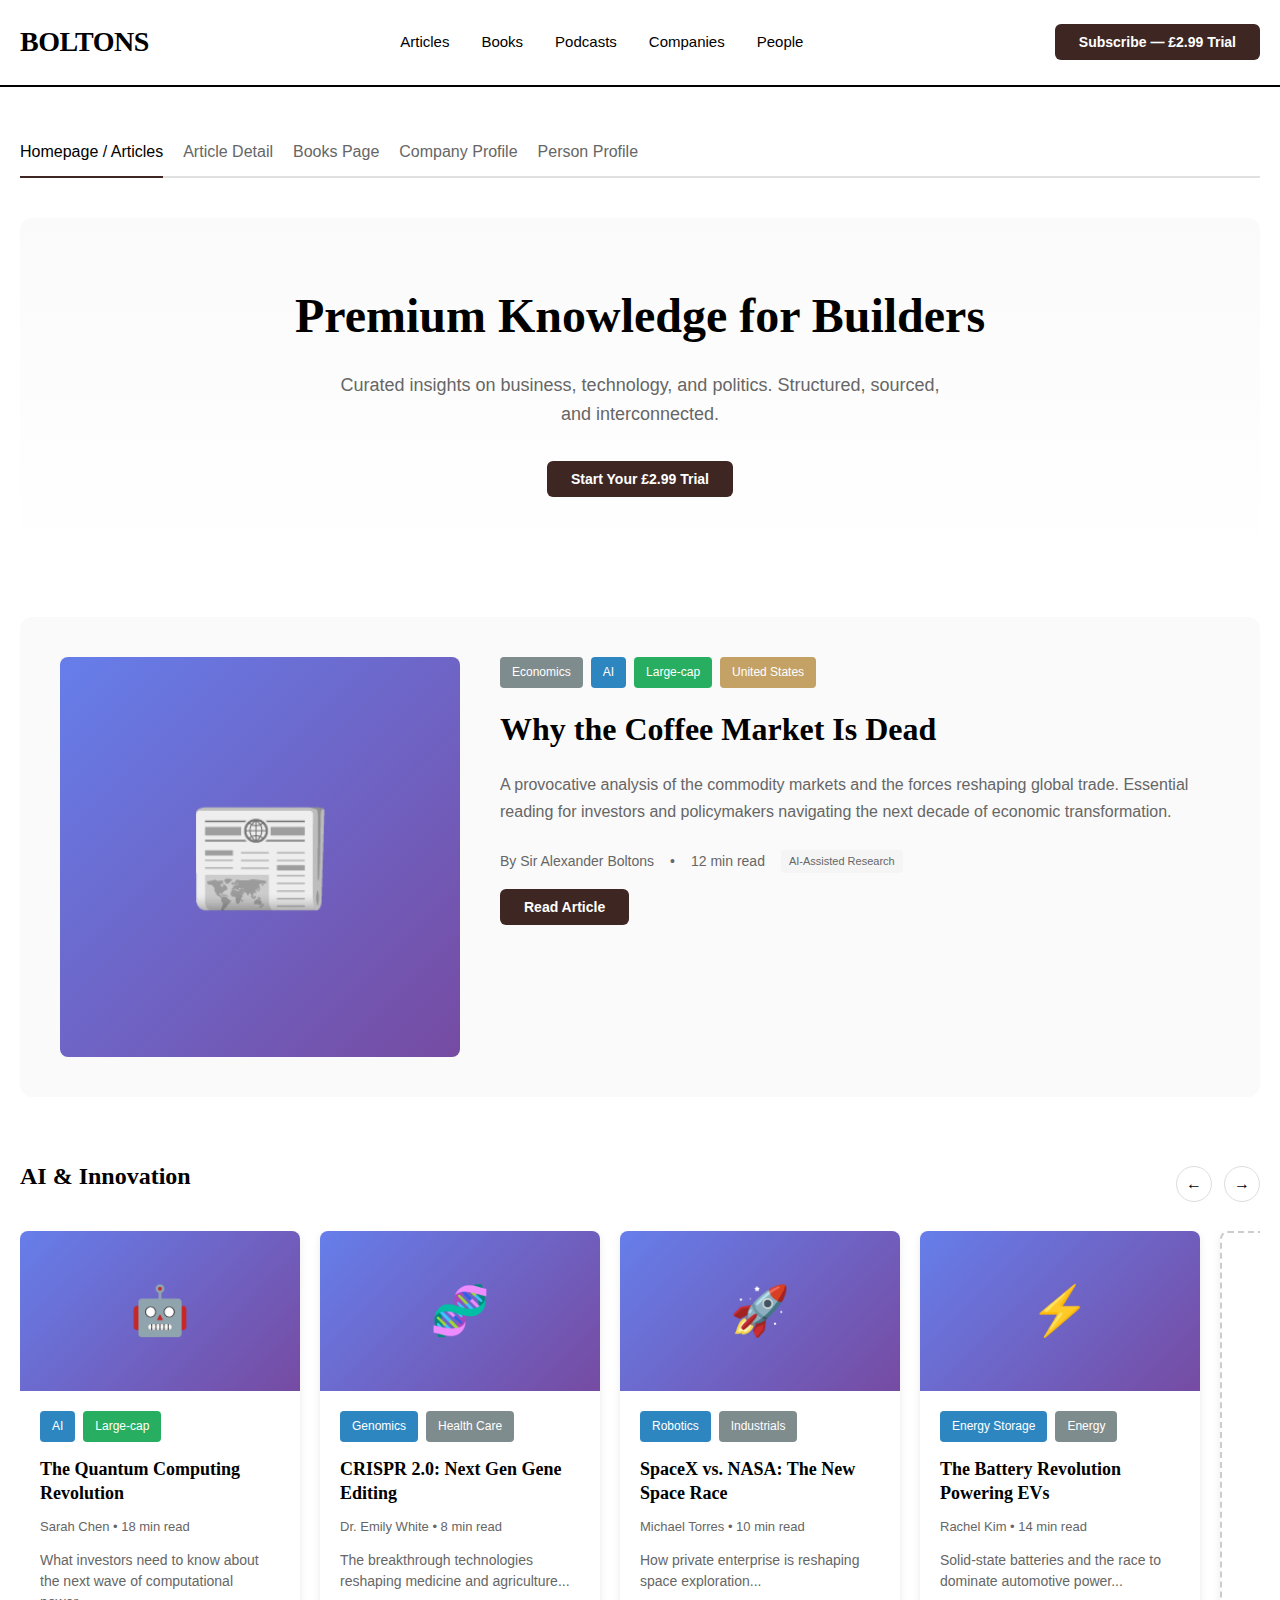
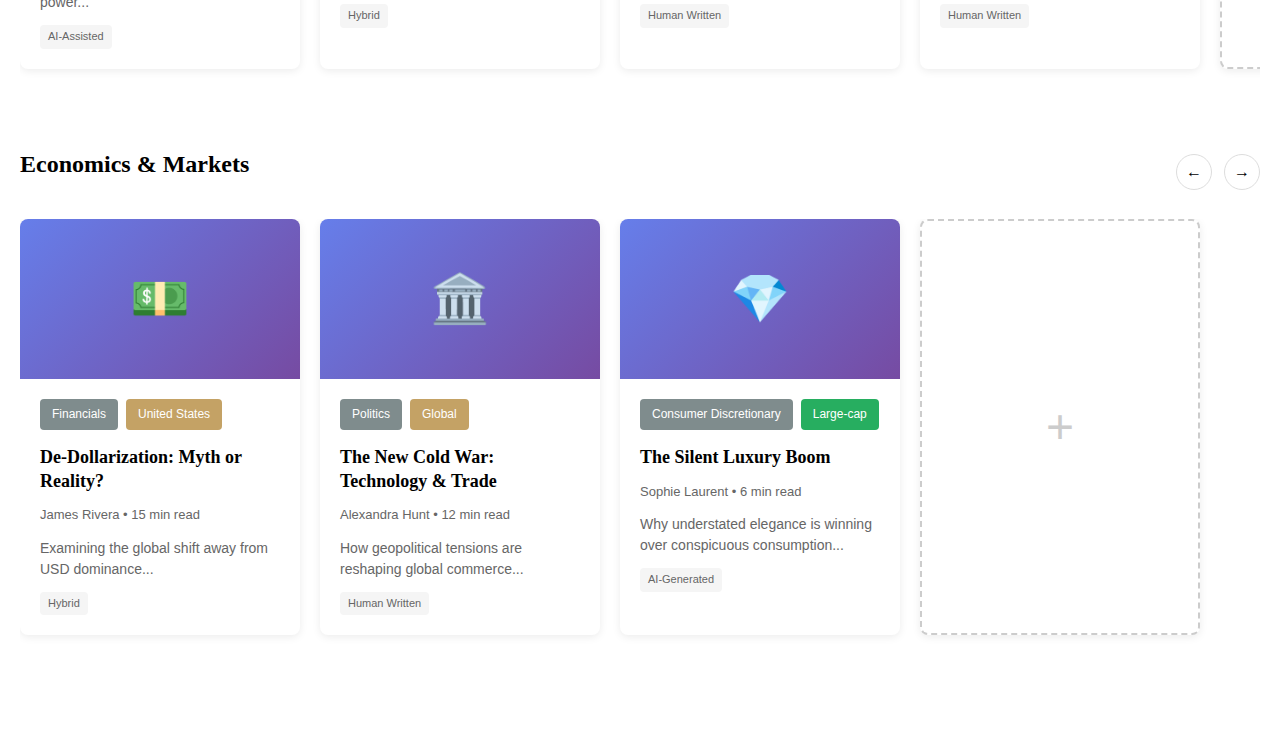
<file: mockups.html>
<!DOCTYPE html>
<html lang="en">
<head>
    <meta charset="UTF-8">
    <meta name="viewport" content="width=device-width, initial-scale=1.0">
    <title>Boltons Media Platform — Design Mockups</title>
    <style>
        /* Reset & Base */
        * {
            margin: 0;
            padding: 0;
            box-sizing: border-box;
        }

        body {
            font-family: -apple-system, BlinkMacSystemFont, "Inter", "Segoe UI", Roboto, sans-serif;
            background: #FFFFFF;
            color: #000000;
            line-height: 1.6;
        }

        /* Typography */
        h1, h2, h3 {
            font-family: Georgia, "Times New Roman", serif;
            font-weight: 700;
        }

        h1 { font-size: 32px; margin-bottom: 8px; }
        h2 { font-size: 24px; margin-bottom: 16px; }
        h3 { font-size: 18px; margin-bottom: 8px; }

        /* Layout */
        .container {
            max-width: 1400px;
            margin: 0 auto;
            padding: 40px 20px;
        }

        /* Header */
        .header {
            display: flex;
            justify-content: space-between;
            align-items: center;
            margin-bottom: 40px;
            padding-bottom: 20px;
            border-bottom: 2px solid #000000;
        }

        .logo {
            font-family: Georgia, serif;
            font-size: 28px;
            font-weight: 700;
            letter-spacing: -0.5px;
        }

        .nav {
            display: flex;
            gap: 32px;
        }

        .nav a {
            color: #000;
            text-decoration: none;
            font-size: 15px;
            font-weight: 500;
            transition: color 0.2s;
        }

        .nav a:hover {
            color: #3E2723;
        }

        .btn-subscribe {
            background: #3E2723;
            color: #FFFFFF;
            border: none;
            padding: 10px 24px;
            border-radius: 6px;
            font-size: 14px;
            font-weight: 600;
            cursor: pointer;
            transition: all 0.2s;
        }

        .btn-subscribe:hover {
            background: #2C1E1A;
            transform: translateY(-1px);
        }

        /* Hero Section */
        .hero {
            text-align: center;
            padding: 60px 0;
            margin-bottom: 60px;
            background: linear-gradient(180deg, #FAFAFA 0%, #FFFFFF 100%);
            border-radius: 12px;
        }

        .hero h1 {
            font-size: 48px;
            margin-bottom: 16px;
        }

        .hero p {
            font-size: 18px;
            color: #666;
            max-width: 600px;
            margin: 0 auto 32px;
        }

        /* Tag Pills */
        .tags {
            display: flex;
            flex-wrap: wrap;
            gap: 8px;
            margin-bottom: 16px;
        }

        .tag {
            padding: 6px 12px;
            border-radius: 4px;
            font-size: 12px;
            font-weight: 500;
        }

        .tag-sector { background: #7F8C8D; color: #FFFFFF; }
        .tag-innovation { background: #2E86C1; color: #FFFFFF; }
        .tag-company { background: #27AE60; color: #FFFFFF; }
        .tag-country { background: #C4A265; color: #FFFFFF; }

        /* Content Badge */
        .content-badge {
            display: inline-block;
            background: #F5F5F5;
            color: #666;
            padding: 3px 8px;
            border-radius: 4px;
            font-size: 11px;
        }

        /* Carousel */
        .carousel {
            margin-bottom: 60px;
        }

        .carousel-header {
            display: flex;
            justify-content: space-between;
            align-items: center;
            margin-bottom: 20px;
        }

        .carousel-title {
            font-family: Georgia, serif;
            font-size: 24px;
            font-weight: 700;
        }

        .carousel-nav {
            display: flex;
            gap: 12px;
        }

        .carousel-arrow {
            width: 36px;
            height: 36px;
            border: 1px solid #DDD;
            border-radius: 50%;
            display: flex;
            align-items: center;
            justify-content: center;
            cursor: pointer;
            transition: all 0.2s;
        }

        .carousel-arrow:hover {
            background: #3E2723;
            color: #FFF;
            border-color: #3E2723;
        }

        .carousel-scroll {
            display: flex;
            gap: 20px;
            overflow-x: auto;
            scroll-snap-type: x mandatory;
            padding-bottom: 16px;
            scrollbar-width: thin;
        }

        .carousel-scroll::-webkit-scrollbar {
            height: 8px;
        }

        .carousel-scroll::-webkit-scrollbar-thumb {
            background: #CCC;
            border-radius: 4px;
        }

        /* Cards */
        .card {
            flex: 0 0 280px;
            scroll-snap-align: start;
            background: #FFFFFF;
            border-radius: 8px;
            overflow: hidden;
            box-shadow: 0 2px 8px rgba(0,0,0,0.08);
            transition: all 0.2s;
            cursor: pointer;
        }

        .card:hover {
            box-shadow: 0 4px 16px rgba(0,0,0,0.12);
            transform: translateY(-4px);
        }

        .card-image {
            width: 100%;
            height: 160px;
            background: linear-gradient(135deg, #667eea 0%, #764ba2 100%);
            display: flex;
            align-items: center;
            justify-content: center;
            font-size: 48px;
        }

        .card-content {
            padding: 20px;
        }

        .card-title {
            font-family: Georgia, serif;
            font-size: 18px;
            font-weight: 700;
            margin-bottom: 12px;
            line-height: 1.3;
        }

        .card-meta {
            font-size: 13px;
            color: #666;
            margin-bottom: 12px;
        }

        .card-excerpt {
            font-size: 14px;
            color: #666;
            line-height: 1.5;
            margin-bottom: 12px;
        }

        .card-footer {
            display: flex;
            justify-content: space-between;
            align-items: center;
            margin-top: 12px;
        }

        /* Article Detail */
        .article-detail {
            max-width: 800px;
            margin: 0 auto 60px;
        }

        .article-header {
            margin-bottom: 40px;
        }

        .article-title {
            font-size: 40px;
            margin-bottom: 16px;
        }

        .article-meta {
            display: flex;
            gap: 16px;
            align-items: center;
            color: #666;
            font-size: 14px;
        }

        .article-body {
            font-size: 18px;
            line-height: 1.8;
            margin-bottom: 60px;
        }

        .article-body p {
            margin-bottom: 24px;
        }

        /* Tabs */
        .tabs {
            display: flex;
            gap: 20px;
            margin-bottom: 40px;
            border-bottom: 2px solid #E0E0E0;
        }

        .tab {
            padding: 12px 0;
            font-size: 16px;
            font-weight: 500;
            color: #666;
            cursor: pointer;
            border-bottom: 2px solid transparent;
            margin-bottom: -2px;
            transition: all 0.2s;
        }

        .tab.active {
            color: #000;
            border-bottom-color: #3E2723;
        }

        .tab-content {
            display: none;
        }

        .tab-content.active {
            display: block;
        }

        /* Featured Card */
        .featured-card {
            display: grid;
            grid-template-columns: 400px 1fr;
            gap: 40px;
            background: #FAFAFA;
            border-radius: 12px;
            padding: 40px;
            margin-bottom: 60px;
        }

        .featured-image {
            width: 100%;
            height: 400px;
            background: linear-gradient(135deg, #667eea 0%, #764ba2 100%);
            border-radius: 8px;
            display: flex;
            align-items: center;
            justify-content: center;
            font-size: 120px;
        }

        .featured-content h2 {
            font-size: 32px;
            margin-bottom: 16px;
        }

        .featured-content p {
            font-size: 16px;
            line-height: 1.7;
            color: #666;
            margin-bottom: 24px;
        }

        /* Profile Header */
        .profile-header {
            display: grid;
            grid-template-columns: 200px 1fr;
            gap: 40px;
            margin-bottom: 60px;
            padding-bottom: 40px;
            border-bottom: 2px solid #E0E0E0;
        }

        .profile-image {
            width: 200px;
            height: 200px;
            border-radius: 50%;
            background: linear-gradient(135deg, #667eea 0%, #764ba2 100%);
            display: flex;
            align-items: center;
            justify-content: center;
            font-size: 80px;
        }

        .profile-info h1 {
            font-size: 36px;
            margin-bottom: 8px;
        }

        .profile-info .role {
            font-size: 18px;
            color: #666;
            margin-bottom: 20px;
        }

        .profile-info .bio {
            font-size: 16px;
            line-height: 1.7;
            color: #666;
        }

        /* Filters */
        .filters {
            display: flex;
            gap: 12px;
            margin-bottom: 40px;
            flex-wrap: wrap;
        }

        .filter-btn {
            padding: 8px 16px;
            border: 1px solid #DDD;
            background: #FFF;
            border-radius: 6px;
            font-size: 14px;
            cursor: pointer;
            transition: all 0.2s;
        }

        .filter-btn:hover, .filter-btn.active {
            background: #3E2723;
            color: #FFF;
            border-color: #3E2723;
        }

        /* Stats */
        .stats {
            display: grid;
            grid-template-columns: repeat(4, 1fr);
            gap: 20px;
            margin-bottom: 40px;
        }

        .stat-card {
            background: #FAFAFA;
            padding: 24px;
            border-radius: 8px;
            text-align: center;
        }

        .stat-value {
            font-size: 32px;
            font-weight: 700;
            color: #3E2723;
            margin-bottom: 8px;
        }

        .stat-label {
            font-size: 14px;
            color: #666;
        }
    </style>
</head>
<body>
    <!-- HEADER (Global) -->
    <div class="header" style="max-width: 1400px; margin: 0 auto; padding: 20px;">
        <div class="logo">BOLTONS</div>
        <div class="nav">
            <a href="#articles">Articles</a>
            <a href="#books">Books</a>
            <a href="#podcasts">Podcasts</a>
            <a href="#companies">Companies</a>
            <a href="#people">People</a>
        </div>
        <button class="btn-subscribe">Subscribe — £2.99 Trial</button>
    </div>

    <div class="container">
        <!-- TABS -->
        <div class="tabs">
            <div class="tab active" onclick="switchTab(0)">Homepage / Articles</div>
            <div class="tab" onclick="switchTab(1)">Article Detail</div>
            <div class="tab" onclick="switchTab(2)">Books Page</div>
            <div class="tab" onclick="switchTab(3)">Company Profile</div>
            <div class="tab" onclick="switchTab(4)">Person Profile</div>
        </div>

        <!-- TAB 1: HOMEPAGE / ARTICLES -->
        <div class="tab-content active">
            <!-- HERO -->
            <div class="hero">
                <h1>Premium Knowledge for Builders</h1>
                <p>Curated insights on business, technology, and politics. Structured, sourced, and interconnected.</p>
                <button class="btn-subscribe">Start Your £2.99 Trial</button>
            </div>

            <!-- FEATURED ARTICLE -->
            <div class="featured-card">
                <div class="featured-image">📰</div>
                <div class="featured-content">
                    <div class="tags">
                        <span class="tag tag-sector">Economics</span>
                        <span class="tag tag-innovation">AI</span>
                        <span class="tag tag-company">Large-cap</span>
                        <span class="tag tag-country">United States</span>
                    </div>
                    <h2>Why the Coffee Market Is Dead</h2>
                    <p>A provocative analysis of the commodity markets and the forces reshaping global trade. Essential reading for investors and policymakers navigating the next decade of economic transformation.</p>
                    <div style="display: flex; gap: 16px; align-items: center; margin-bottom: 16px;">
                        <span style="font-size: 14px; color: #666;">By Sir Alexander Boltons</span>
                        <span style="font-size: 14px; color: #666;">•</span>
                        <span style="font-size: 14px; color: #666;">12 min read</span>
                        <span class="content-badge">AI-Assisted Research</span>
                    </div>
                    <button class="btn-subscribe">Read Article</button>
                </div>
            </div>

            <!-- CAROUSEL: AI Articles -->
            <div class="carousel">
                <div class="carousel-header">
                    <h2 class="carousel-title">AI & Innovation</h2>
                    <div class="carousel-nav">
                        <div class="carousel-arrow">←</div>
                        <div class="carousel-arrow">→</div>
                    </div>
                </div>
                <div class="carousel-scroll">
                    <div class="card">
                        <div class="card-image">🤖</div>
                        <div class="card-content">
                            <div class="tags">
                                <span class="tag tag-innovation">AI</span>
                                <span class="tag tag-company">Large-cap</span>
                            </div>
                            <div class="card-title">The Quantum Computing Revolution</div>
                            <div class="card-meta">Sarah Chen • 18 min read</div>
                            <div class="card-excerpt">What investors need to know about the next wave of computational power...</div>
                            <div class="card-footer">
                                <span class="content-badge">AI-Assisted</span>
                            </div>
                        </div>
                    </div>
                    <div class="card">
                        <div class="card-image">🧬</div>
                        <div class="card-content">
                            <div class="tags">
                                <span class="tag tag-innovation">Genomics</span>
                                <span class="tag tag-sector">Health Care</span>
                            </div>
                            <div class="card-title">CRISPR 2.0: Next Gen Gene Editing</div>
                            <div class="card-meta">Dr. Emily White • 8 min read</div>
                            <div class="card-excerpt">The breakthrough technologies reshaping medicine and agriculture...</div>
                            <div class="card-footer">
                                <span class="content-badge">Hybrid</span>
                            </div>
                        </div>
                    </div>
                    <div class="card">
                        <div class="card-image">🚀</div>
                        <div class="card-content">
                            <div class="tags">
                                <span class="tag tag-innovation">Robotics</span>
                                <span class="tag tag-sector">Industrials</span>
                            </div>
                            <div class="card-title">SpaceX vs. NASA: The New Space Race</div>
                            <div class="card-meta">Michael Torres • 10 min read</div>
                            <div class="card-excerpt">How private enterprise is reshaping space exploration...</div>
                            <div class="card-footer">
                                <span class="content-badge">Human Written</span>
                            </div>
                        </div>
                    </div>
                    <div class="card">
                        <div class="card-image">⚡</div>
                        <div class="card-content">
                            <div class="tags">
                                <span class="tag tag-innovation">Energy Storage</span>
                                <span class="tag tag-sector">Energy</span>
                            </div>
                            <div class="card-title">The Battery Revolution Powering EVs</div>
                            <div class="card-meta">Rachel Kim • 14 min read</div>
                            <div class="card-excerpt">Solid-state batteries and the race to dominate automotive power...</div>
                            <div class="card-footer">
                                <span class="content-badge">Human Written</span>
                            </div>
                        </div>
                    </div>
                    <div class="card" style="border: 2px dashed #CCC; display: flex; align-items: center; justify-content: center; font-size: 48px; color: #CCC;">+</div>
                </div>
            </div>

            <!-- CAROUSEL: Economics -->
            <div class="carousel">
                <div class="carousel-header">
                    <h2 class="carousel-title">Economics & Markets</h2>
                    <div class="carousel-nav">
                        <div class="carousel-arrow">←</div>
                        <div class="carousel-arrow">→</div>
                    </div>
                </div>
                <div class="carousel-scroll">
                    <div class="card">
                        <div class="card-image">💵</div>
                        <div class="card-content">
                            <div class="tags">
                                <span class="tag tag-sector">Financials</span>
                                <span class="tag tag-country">United States</span>
                            </div>
                            <div class="card-title">De-Dollarization: Myth or Reality?</div>
                            <div class="card-meta">James Rivera • 15 min read</div>
                            <div class="card-excerpt">Examining the global shift away from USD dominance...</div>
                            <div class="card-footer">
                                <span class="content-badge">Hybrid</span>
                            </div>
                        </div>
                    </div>
                    <div class="card">
                        <div class="card-image">🏛️</div>
                        <div class="card-content">
                            <div class="tags">
                                <span class="tag tag-sector">Politics</span>
                                <span class="tag tag-country">Global</span>
                            </div>
                            <div class="card-title">The New Cold War: Technology & Trade</div>
                            <div class="card-meta">Alexandra Hunt • 12 min read</div>
                            <div class="card-excerpt">How geopolitical tensions are reshaping global commerce...</div>
                            <div class="card-footer">
                                <span class="content-badge">Human Written</span>
                            </div>
                        </div>
                    </div>
                    <div class="card">
                        <div class="card-image">💎</div>
                        <div class="card-content">
                            <div class="tags">
                                <span class="tag tag-sector">Consumer Discretionary</span>
                                <span class="tag tag-company">Large-cap</span>
                            </div>
                            <div class="card-title">The Silent Luxury Boom</div>
                            <div class="card-meta">Sophie Laurent • 6 min read</div>
                            <div class="card-excerpt">Why understated elegance is winning over conspicuous consumption...</div>
                            <div class="card-footer">
                                <span class="content-badge">AI-Generated</span>
                            </div>
                        </div>
                    </div>
                    <div class="card" style="border: 2px dashed #CCC; display: flex; align-items: center; justify-content: center; font-size: 48px; color: #CCC;">+</div>
                </div>
            </div>
        </div>

        <!-- TAB 2: ARTICLE DETAIL -->
        <div class="tab-content">
            <div class="article-detail">
                <div class="article-header">
                    <!-- TAGS BAR -->
                    <div class="tags" style="margin-bottom: 24px;">
                        <span class="tag tag-sector">Economics</span>
                        <span class="tag tag-innovation">AI</span>
                        <span class="tag tag-company">Large-cap</span>
                        <span class="tag tag-country">United States</span>
                    </div>

                    <!-- TITLE & META -->
                    <h1 class="article-title">Why the Coffee Market Is Dead</h1>
                    <div class="article-meta">
                        <span>By Sir Alexander Boltons</span>
                        <span>•</span>
                        <span>12 min read</span>
                        <span>•</span>
                        <span class="content-badge">AI-Assisted Research</span>
                    </div>
                </div>

                <!-- ARTICLE BODY -->
                <div class="article-body">
                    <p>The global coffee market, long considered a stable commodity play, is facing unprecedented disruption. What investors and entrepreneurs need to understand is that the traditional framework for analyzing coffee as a commodity is fundamentally broken.</p>
                    
                    <p>Over the past decade, three structural shifts have converged to transform the coffee industry: premiumization of consumer preferences, direct-to-consumer distribution channels, and climate volatility affecting supply chains. These forces are not temporary headwinds—they represent a permanent reconfiguration of value creation in the sector.</p>
                    
                    <p>The winners in this new landscape will not be the largest producers or the most efficient processors. Instead, advantage will accrue to brands that can navigate the intersection of quality, storytelling, and distribution innovation. Companies like Blue Bottle Coffee and Oatly have demonstrated this playbook in adjacent categories...</p>

                    <p style="text-align: center; color: #666; margin: 40px 0; font-style: italic;">[Article continues with detailed analysis...]</p>
                </div>
            </div>

            <!-- RELATED CONTENT CAROUSELS -->
            <div style="border-top: 2px solid #E0E0E0; padding-top: 60px;">
                <h2 style="font-size: 28px; margin-bottom: 40px; text-align: center;">Related Content</h2>

                <!-- RELATED BOOKS -->
                <div class="carousel">
                    <div class="carousel-header">
                        <h3 class="carousel-title">📚 Related Books</h3>
                    </div>
                    <div class="carousel-scroll">
                        <div class="card">
                            <div class="card-image">📖</div>
                            <div class="card-content">
                                <div class="card-title">Shoe Dog</div>
                                <div class="card-meta">Phil Knight</div>
                                <div class="card-excerpt">Memoir • 320 pages</div>
                                <div class="card-footer">
                                    <span>★ 4.8</span>
                                    <span class="content-badge">Human Written</span>
                                </div>
                            </div>
                        </div>
                        <div class="card">
                            <div class="card-image">📕</div>
                            <div class="card-content">
                                <div class="card-title">The Lean Startup</div>
                                <div class="card-meta">Eric Ries</div>
                                <div class="card-excerpt">Business • 296 pages</div>
                                <div class="card-footer">
                                    <span>★ 4.6</span>
                                    <span class="content-badge">Human Written</span>
                                </div>
                            </div>
                        </div>
                        <div class="card">
                            <div class="card-image">📗</div>
                            <div class="card-content">
                                <div class="card-title">Brewing Perfect Coffee</div>
                                <div class="card-meta">James Freeman</div>
                                <div class="card-excerpt">Guide • 180 pages</div>
                                <div class="card-footer">
                                    <span>★ 4.7</span>
                                    <span class="content-badge">Human Written</span>
                                </div>
                            </div>
                        </div>
                        <div class="card" style="border: 2px dashed #CCC; display: flex; align-items: center; justify-content: center; font-size: 48px; color: #CCC;">+</div>
                    </div>
                </div>

                <!-- RELATED COMPANIES -->
                <div class="carousel">
                    <div class="carousel-header">
                        <h3 class="carousel-title">🏢 Related Companies</h3>
                    </div>
                    <div class="carousel-scroll">
                        <div class="card">
                            <div class="card-image">🏢</div>
                            <div class="card-content">
                                <div class="tags">
                                    <span class="tag tag-sector">Consumer Staples</span>
                                    <span class="tag tag-company">Large-cap</span>
                                </div>
                                <div class="card-title">Nespresso</div>
                                <div class="card-meta">Premium coffee systems</div>
                            </div>
                        </div>
                        <div class="card">
                            <div class="card-image">☕</div>
                            <div class="card-content">
                                <div class="tags">
                                    <span class="tag tag-sector">Consumer Discretionary</span>
                                    <span class="tag tag-company">Startup</span>
                                </div>
                                <div class="card-title">Blue Bottle Coffee</div>
                                <div class="card-meta">Specialty coffee roaster</div>
                            </div>
                        </div>
                        <div class="card">
                            <div class="card-image">🌟</div>
                            <div class="card-content">
                                <div class="tags">
                                    <span class="tag tag-sector">Consumer Staples</span>
                                    <span class="tag tag-company">Large-cap</span>
                                </div>
                                <div class="card-title">Starbucks</div>
                                <div class="card-meta">Global coffee chain</div>
                            </div>
                        </div>
                        <div class="card" style="border: 2px dashed #CCC; display: flex; align-items: center; justify-content: center; font-size: 48px; color: #CCC;">+</div>
                    </div>
                </div>

                <!-- RELATED ARTICLES -->
                <div class="carousel">
                    <div class="carousel-header">
                        <h3 class="carousel-title">📰 Related Articles</h3>
                    </div>
                    <div class="carousel-scroll">
                        <div class="card">
                            <div class="card-image">📄</div>
                            <div class="card-content">
                                <div class="card-title">RTD Coffee Boom</div>
                                <div class="card-meta">Market Analysis • 12 min</div>
                                <div class="card-footer">
                                    <span class="content-badge">Human Written</span>
                                </div>
                            </div>
                        </div>
                        <div class="card">
                            <div class="card-image">📄</div>
                            <div class="card-content">
                                <div class="card-title">Premiumization of Beverages</div>
                                <div class="card-meta">Consumer Trends • 8 min</div>
                                <div class="card-footer">
                                    <span class="content-badge">Hybrid</span>
                                </div>
                            </div>
                        </div>
                        <div class="card">
                            <div class="card-image">📄</div>
                            <div class="card-content">
                                <div class="card-title">Specialty Coffee Trends 2026</div>
                                <div class="card-meta">Industry Report • 15 min</div>
                                <div class="card-footer">
                                    <span class="content-badge">AI-Assisted</span>
                                </div>
                            </div>
                        </div>
                        <div class="card" style="border: 2px dashed #CCC; display: flex; align-items: center; justify-content: center; font-size: 48px; color: #CCC;">+</div>
                    </div>
                </div>
            </div>
        </div>

        <!-- TAB 3: BOOKS PAGE -->
        <div class="tab-content">
            <h1 style="margin-bottom: 32px;">Books — Curated Reading for Builders</h1>
            
            <!-- FILTERS -->
            <div class="filters">
                <button class="filter-btn active">All</button>
                <button class="filter-btn">Biography</button>
                <button class="filter-btn">Economics</button>
                <button class="filter-btn">Technology</button>
                <button class="filter-btn">Strategy</button>
                <button class="filter-btn">Politics</button>
            </div>

            <!-- FEATURED BOOK -->
            <div class="featured-card">
                <div class="featured-image">📚</div>
                <div class="featured-content">
                    <div class="tags">
                        <span class="tag tag-sector">Economics</span>
                        <span class="tag tag-innovation">AI</span>
                    </div>
                    <h2>The Ages of Globalization</h2>
                    <div style="font-size: 18px; color: #666; margin-bottom: 16px;">Jeffrey Sachs</div>
                    <p>A sweeping history of human civilization told through seven ages of globalization. Essential reading for understanding our interconnected world and the forces shaping the 21st century.</p>
                    <div style="display: flex; gap: 16px; align-items: center; margin-bottom: 20px;">
                        <span style="font-size: 14px; color: #666;">History • 320 pages</span>
                        <span style="font-size: 14px;">★ 4.8</span>
                        <span class="content-badge">Human Written</span>
                    </div>
                    <button class="btn-subscribe">View on Amazon</button>
                </div>
            </div>

            <!-- CAROUSEL: Business Biographies -->
            <div class="carousel">
                <div class="carousel-header">
                    <h2 class="carousel-title">Business Biographies</h2>
                </div>
                <div class="carousel-scroll">
                    <div class="card">
                        <div class="card-image">📖</div>
                        <div class="card-content">
                            <div class="card-title">Shoe Dog</div>
                            <div class="card-meta">Phil Knight • Memoir</div>
                            <div class="card-excerpt">320 pages • ★ 4.8</div>
                            <div class="card-footer">
                                <span class="content-badge">Human Written</span>
                            </div>
                        </div>
                    </div>
                    <div class="card">
                        <div class="card-image">📕</div>
                        <div class="card-content">
                            <div class="card-title">Steve Jobs</div>
                            <div class="card-meta">Walter Isaacson • Biography</div>
                            <div class="card-excerpt">656 pages • ★ 4.7</div>
                            <div class="card-footer">
                                <span class="content-badge">Human Written</span>
                            </div>
                        </div>
                    </div>
                    <div class="card">
                        <div class="card-image">📗</div>
                        <div class="card-content">
                            <div class="card-title">Elon Musk</div>
                            <div class="card-meta">Ashlee Vance • Biography</div>
                            <div class="card-excerpt">400 pages • ★ 4.6</div>
                            <div class="card-footer">
                                <span class="content-badge">Human Written</span>
                            </div>
                        </div>
                    </div>
                    <div class="card" style="border: 2px dashed #CCC; display: flex; align-items: center; justify-content: center; font-size: 48px; color: #CCC;">+</div>
                </div>
            </div>

            <!-- CAROUSEL: Innovation & Technology -->
            <div class="carousel">
                <div class="carousel-header">
                    <h2 class="carousel-title">Innovation & Technology</h2>
                </div>
                <div class="carousel-scroll">
                    <div class="card">
                        <div class="card-image">🤖</div>
                        <div class="card-content">
                            <div class="card-title">The Innovator's Dilemma</div>
                            <div class="card-meta">Clayton Christensen</div>
                            <div class="card-excerpt">288 pages • ★ 4.5</div>
                            <div class="card-footer">
                                <span class="content-badge">Human Written</span>
                            </div>
                        </div>
                    </div>
                    <div class="card">
                        <div class="card-image">⚡</div>
                        <div class="card-content">
                            <div class="card-title">Zero to One</div>
                            <div class="card-meta">Peter Thiel</div>
                            <div class="card-excerpt">224 pages • ★ 4.7</div>
                            <div class="card-footer">
                                <span class="content-badge">Human Written</span>
                            </div>
                        </div>
                    </div>
                    <div class="card">
                        <div class="card-image">🚀</div>
                        <div class="card-content">
                            <div class="card-title">The Lean Startup</div>
                            <div class="card-meta">Eric Ries</div>
                            <div class="card-excerpt">296 pages • ★ 4.6</div>
                            <div class="card-footer">
                                <span class="content-badge">Human Written</span>
                            </div>
                        </div>
                    </div>
                    <div class="card" style="border: 2px dashed #CCC; display: flex; align-items: center; justify-content: center; font-size: 48px; color: #CCC;">+</div>
                </div>
            </div>
        </div>

        <!-- TAB 4: COMPANY PROFILE -->
        <div class="tab-content">
            <!-- PROFILE HEADER -->
            <div class="profile-header">
                <div class="profile-image">🏢</div>
                <div class="profile-info">
                    <div class="tags" style="margin-bottom: 16px;">
                        <span class="tag tag-sector">Consumer Staples</span>
                        <span class="tag tag-company">Large-cap</span>
                        <span class="tag tag-country">Switzerland</span>
                    </div>
                    <h1>Nespresso</h1>
                    <div class="role">Nestlé Group | Premium Coffee Systems</div>
                    <p class="bio">Nespresso pioneered the premium single-serve coffee market with its combination of proprietary machines, aluminum capsules, and direct-to-consumer distribution. The brand represents one of the most successful premiumization plays in the beverage industry.</p>
                    <div style="margin-top: 20px;">
                        <a href="#" style="color: #3E2723; text-decoration: none; font-weight: 600; margin-right: 20px;">🌐 Website</a>
                        <a href="#" style="color: #3E2723; text-decoration: none; font-weight: 600;">📊 Market Data</a>
                    </div>
                </div>
            </div>

            <!-- STATS -->
            <div class="stats">
                <div class="stat-card">
                    <div class="stat-value">$6.2B</div>
                    <div class="stat-label">Annual Revenue</div>
                </div>
                <div class="stat-card">
                    <div class="stat-value">14,000+</div>
                    <div class="stat-label">Employees</div>
                </div>
                <div class="stat-card">
                    <div class="stat-value">84</div>
                    <div class="stat-label">Countries</div>
                </div>
                <div class="stat-card">
                    <div class="stat-value">1986</div>
                    <div class="stat-label">Founded</div>
                </div>
            </div>

            <!-- RELATED ARTICLES -->
            <div class="carousel">
                <div class="carousel-header">
                    <h2 class="carousel-title">📰 Articles Mentioning Nespresso</h2>
                </div>
                <div class="carousel-scroll">
                    <div class="card">
                        <div class="card-image">📄</div>
                        <div class="card-content">
                            <div class="card-title">The Premiumization Playbook</div>
                            <div class="card-meta">12 min read</div>
                            <div class="card-footer">
                                <span class="content-badge">Human Written</span>
                            </div>
                        </div>
                    </div>
                    <div class="card">
                        <div class="card-image">📄</div>
                        <div class="card-content">
                            <div class="card-title">Direct-to-Consumer Models</div>
                            <div class="card-meta">8 min read</div>
                            <div class="card-footer">
                                <span class="content-badge">Hybrid</span>
                            </div>
                        </div>
                    </div>
                    <div class="card" style="border: 2px dashed #CCC; display: flex; align-items: center; justify-content: center; font-size: 48px; color: #CCC;">+</div>
                </div>
            </div>

            <!-- RELATED PEOPLE -->
            <div class="carousel">
                <div class="carousel-header">
                    <h2 class="carousel-title">👤 Key People</h2>
                </div>
                <div class="carousel-scroll">
                    <div class="card">
                        <div class="card-image">👤</div>
                        <div class="card-content">
                            <div class="card-title">Guillaume Le Cunff</div>
                            <div class="card-meta">CEO, Nespresso</div>
                        </div>
                    </div>
                    <div class="card" style="border: 2px dashed #CCC; display: flex; align-items: center; justify-content: center; font-size: 48px; color: #CCC;">+</div>
                </div>
            </div>
        </div>

        <!-- TAB 5: PERSON PROFILE -->
        <div class="tab-content">
            <!-- PROFILE HEADER -->
            <div class="profile-header">
                <div class="profile-image">👤</div>
                <div class="profile-info">
                    <div class="tags" style="margin-bottom: 16px;">
                        <span class="tag tag-sector">Technology</span>
                        <span class="tag tag-innovation">AI</span>
                        <span class="tag tag-country">United States</span>
                    </div>
                    <h1>Jensen Huang</h1>
                    <div class="role">CEO & Co-Founder, NVIDIA</div>
                    <p class="bio">Jensen Huang co-founded NVIDIA in 1993 and has led the company's transformation from a graphics chip maker into the dominant platform for AI computing. Under his leadership, NVIDIA became one of the world's most valuable companies, powering the AI revolution.</p>
                    <div style="margin-top: 20px;">
                        <a href="#" style="color: #3E2723; text-decoration: none; font-weight: 600; margin-right: 20px;">🔗 LinkedIn</a>
                        <a href="#" style="color: #3E2723; text-decoration: none; font-weight: 600; margin-right: 20px;">🐦 X/Twitter</a>
                        <a href="#" style="color: #3E2723; text-decoration: none; font-weight: 600;">🌐 Company</a>
                    </div>
                </div>
            </div>

            <!-- STATS -->
            <div class="stats">
                <div class="stat-card">
                    <div class="stat-value">30+</div>
                    <div class="stat-label">Years at NVIDIA</div>
                </div>
                <div class="stat-card">
                    <div class="stat-value">$3T+</div>
                    <div class="stat-label">Market Cap Created</div>
                </div>
                <div class="stat-card">
                    <div class="stat-value">12</div>
                    <div class="stat-label">Articles</div>
                </div>
                <div class="stat-card">
                    <div class="stat-value">8</div>
                    <div class="stat-label">Podcast Appearances</div>
                </div>
            </div>

            <!-- RELATED ARTICLES -->
            <div class="carousel">
                <div class="carousel-header">
                    <h2 class="carousel-title">📰 Articles Mentioning Jensen Huang</h2>
                </div>
                <div class="carousel-scroll">
                    <div class="card">
                        <div class="card-image">📄</div>
                        <div class="card-content">
                            <div class="card-title">The AI Chip Wars</div>
                            <div class="card-meta">16 min read</div>
                            <div class="card-footer">
                                <span class="content-badge">Human Written</span>
                            </div>
                        </div>
                    </div>
                    <div class="card">
                        <div class="card-image">📄</div>
                        <div class="card-content">
                            <div class="card-title">NVIDIA's Dominance Explained</div>
                            <div class="card-meta">12 min read</div>
                            <div class="card-footer">
                                <span class="content-badge">Hybrid</span>
                            </div>
                        </div>
                    </div>
                    <div class="card" style="border: 2px dashed #CCC; display: flex; align-items: center; justify-content: center; font-size: 48px; color: #CCC;">+</div>
                </div>
            </div>

            <!-- RELATED COMPANIES -->
            <div class="carousel">
                <div class="carousel-header">
                    <h2 class="carousel-title">🏢 Related Companies</h2>
                </div>
                <div class="carousel-scroll">
                    <div class="card">
                        <div class="card-image">🏢</div>
                        <div class="card-content">
                            <div class="tags">
                                <span class="tag tag-sector">Technology</span>
                                <span class="tag tag-company">Large-cap</span>
                            </div>
                            <div class="card-title">NVIDIA</div>
                            <div class="card-meta">CEO & Co-Founder</div>
                        </div>
                    </div>
                    <div class="card" style="border: 2px dashed #CCC; display: flex; align-items: center; justify-content: center; font-size: 48px; color: #CCC;">+</div>
                </div>
            </div>

            <!-- PODCAST APPEARANCES -->
            <div class="carousel">
                <div class="carousel-header">
                    <h2 class="carousel-title">🎙️ Podcast Appearances</h2>
                </div>
                <div class="carousel-scroll">
                    <div class="card">
                        <div class="card-image">🎧</div>
                        <div class="card-content">
                            <div class="card-title">Building NVIDIA from Scratch</div>
                            <div class="card-meta">Acquired • 90 min</div>
                            <div class="card-footer">
                                <span class="content-badge">Human Interview</span>
                            </div>
                        </div>
                    </div>
                    <div class="card">
                        <div class="card-image">🎧</div>
                        <div class="card-content">
                            <div class="card-title">The Future of AI Compute</div>
                            <div class="card-meta">All-In • 75 min</div>
                            <div class="card-footer">
                                <span class="content-badge">Human Interview</span>
                            </div>
                        </div>
                    </div>
                    <div class="card" style="border: 2px dashed #CCC; display: flex; align-items: center; justify-content: center; font-size: 48px; color: #CCC;">+</div>
                </div>
            </div>
        </div>
    </div>

    <script>
        function switchTab(index) {
            const tabs = document.querySelectorAll('.tab');
            const contents = document.querySelectorAll('.tab-content');
            
            tabs.forEach((tab, i) => {
                if (i === index) {
                    tab.classList.add('active');
                    contents[i].classList.add('active');
                } else {
                    tab.classList.remove('active');
                    contents[i].classList.remove('active');
                }
            });
            
            // Scroll to top
            window.scrollTo({ top: 0, behavior: 'smooth' });
        }
    </script>
</body>
</html>
</file>
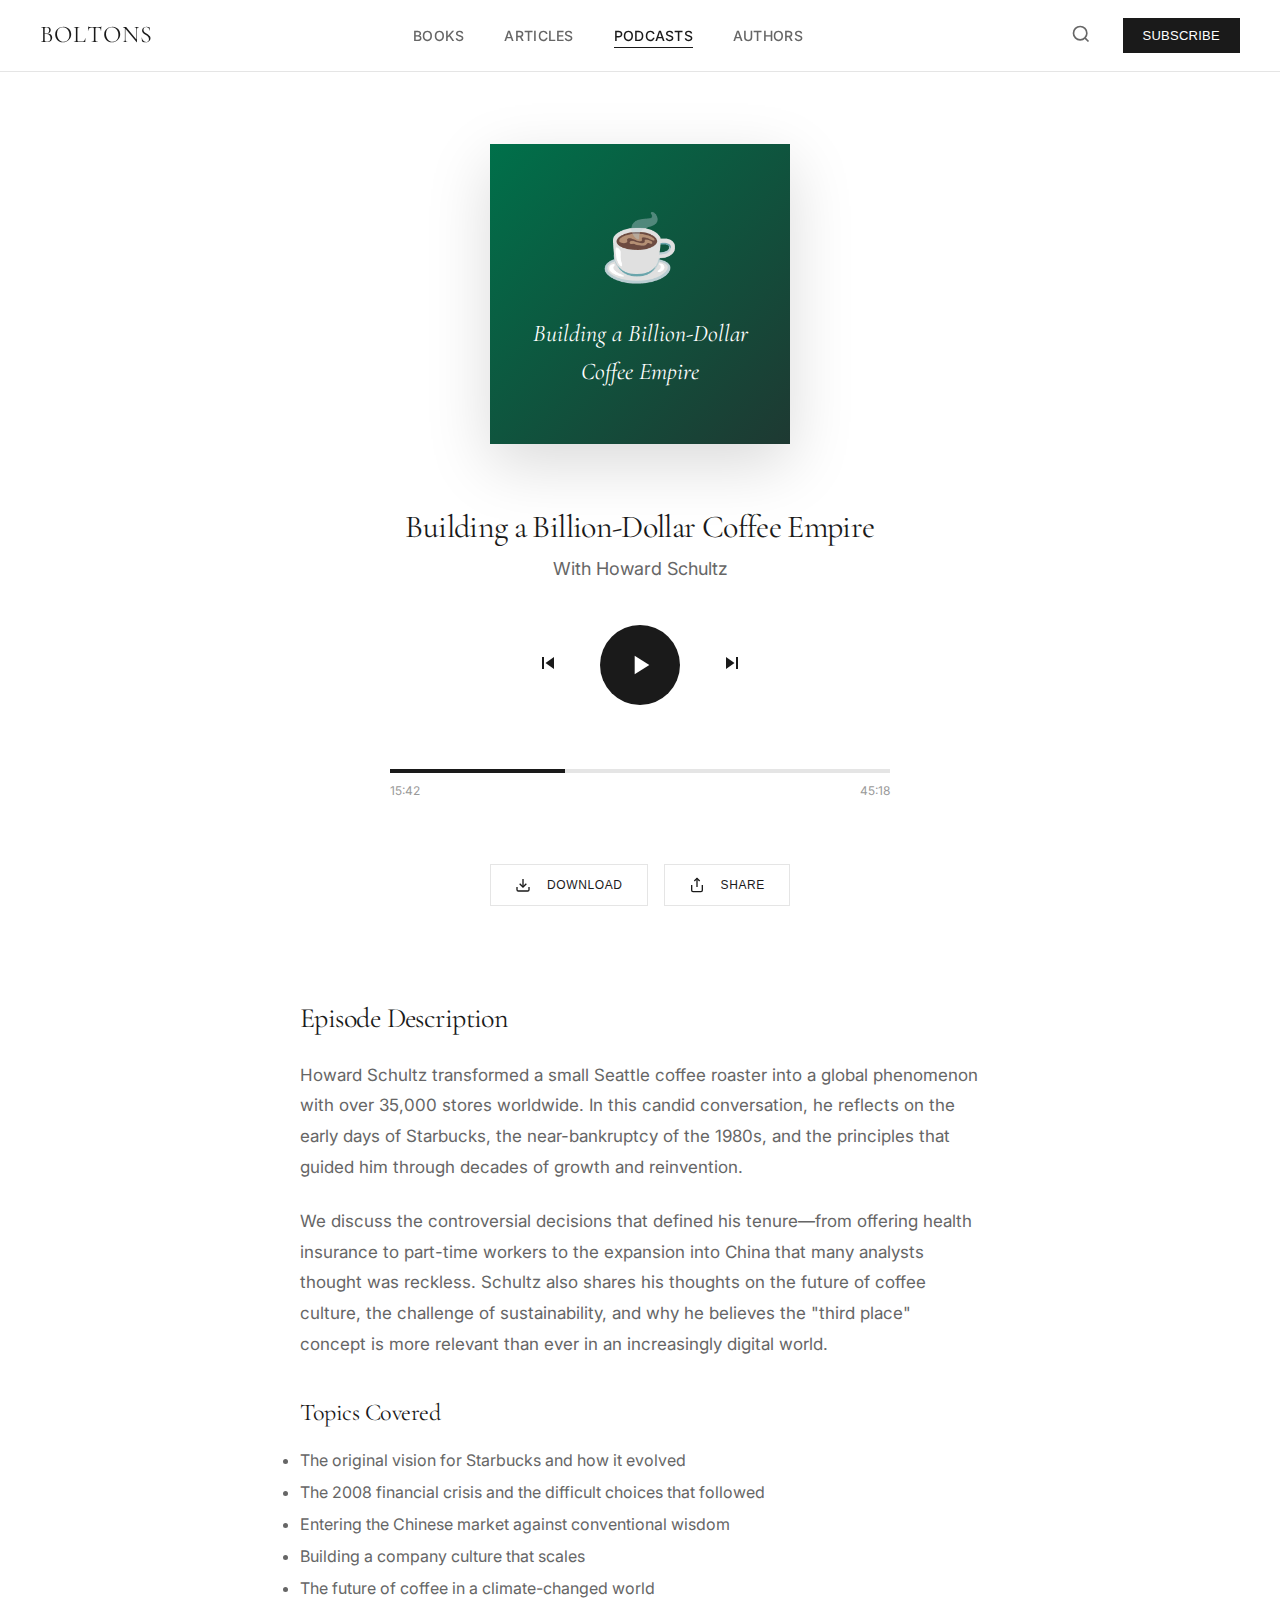
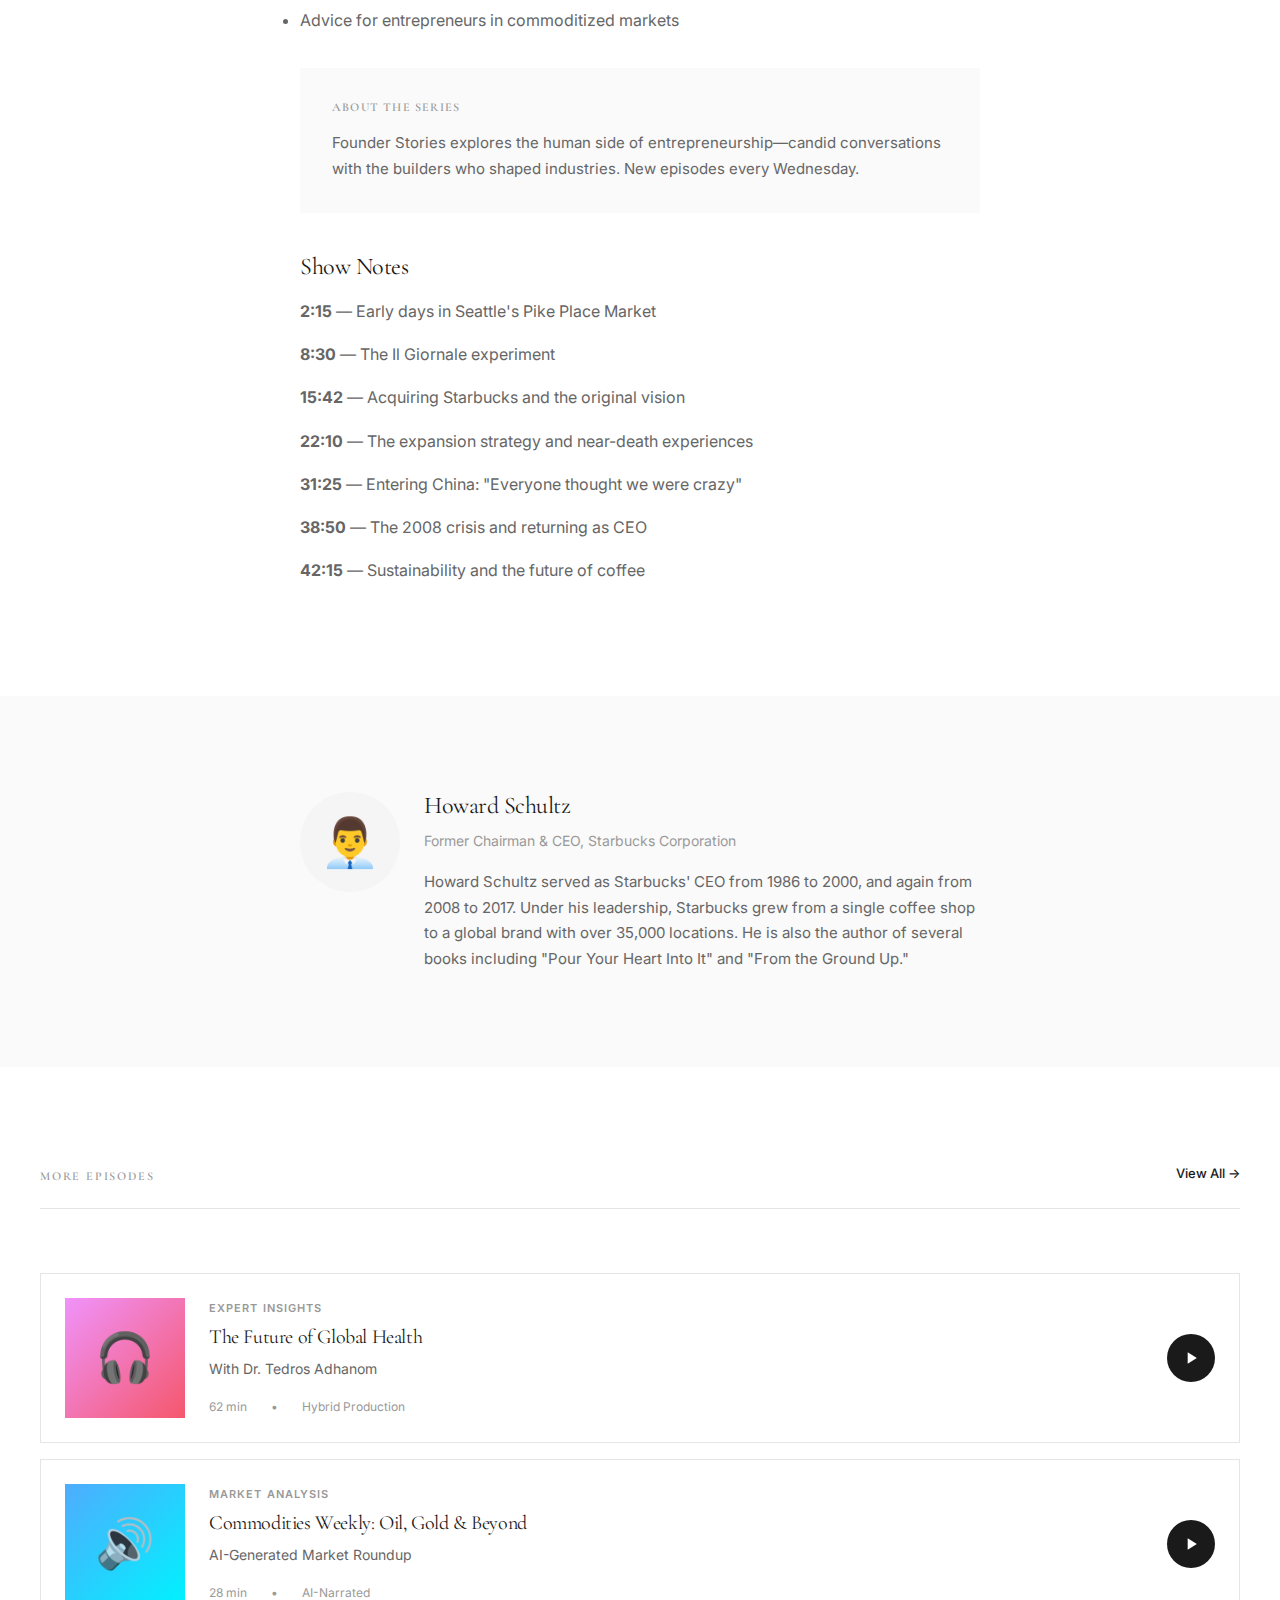
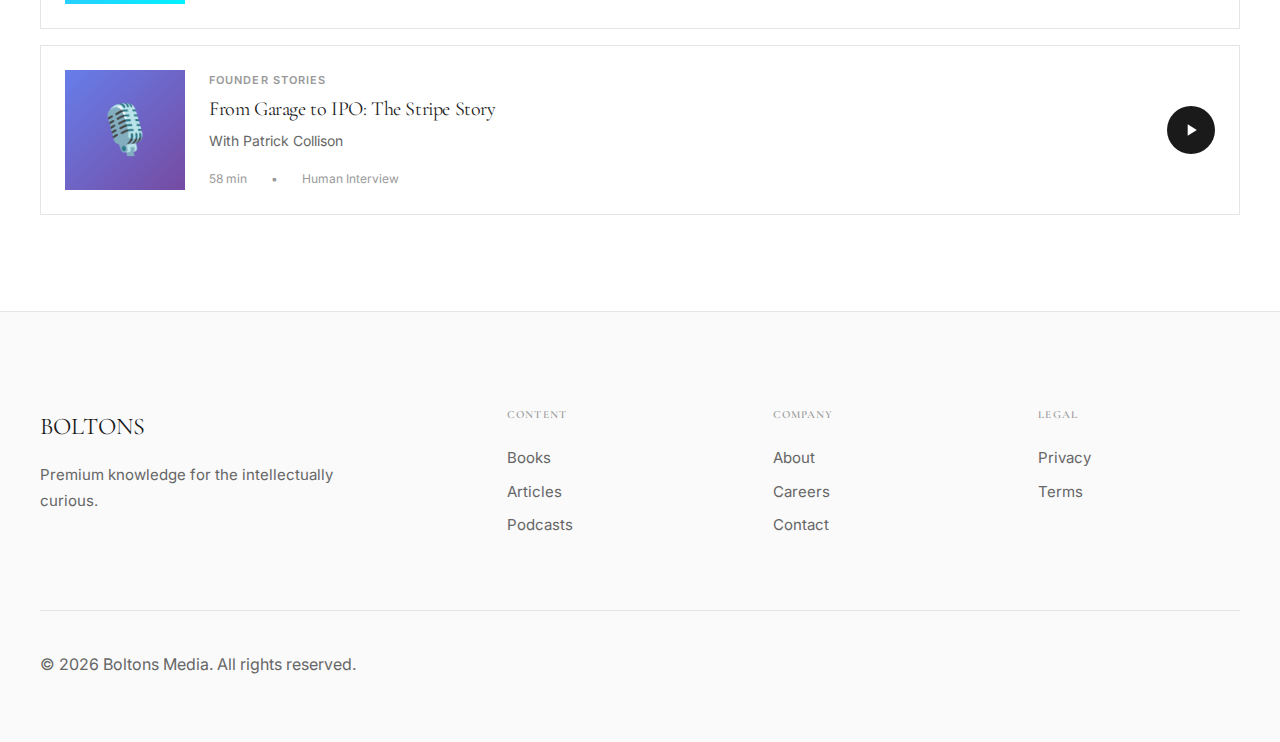
<file: podcast-howard-schultz.html>
<!DOCTYPE html>
<html lang="en">
<head>
  <meta charset="UTF-8">
  <meta name="viewport" content="width=device-width, initial-scale=1.0">
  <title>Building a Billion-Dollar Coffee Empire — Boltons Media</title>
  <meta name="description" content="Howard Schultz on building Starbucks and the future of coffee.">
  <link rel="stylesheet" href="styles.css">
  <link rel="preconnect" href="https://fonts.googleapis.com">
  <link rel="preconnect" href="https://fonts.gstatic.com" crossorigin>
  <link href="https://fonts.googleapis.com/css2?family=Cormorant+Garamond:ital,wght@0,400;0,500;0,600;1,400&family=Inter:wght@400;500;600&display=swap" rel="stylesheet">
  <style>
    :root {
      --font-primary: 'Cormorant Garamond', Georgia, serif;
      --font-secondary: 'Inter', -apple-system, BlinkMacSystemFont, sans-serif;
    }
  </style>
</head>
<body>
  <!-- Navigation -->
  <nav class="nav">
    <div class="nav-container">
      <a href="index.html" class="nav-logo">BOLTONS</a>
      <ul class="nav-links">
        <li><a href="books.html">Books</a></li>
        <li><a href="articles.html">Articles</a></li>
        <li><a href="podcasts.html" class="active">Podcasts</a></li>
        <li><a href="#authors">Authors</a></li>
      </ul>
      <div class="nav-actions">
        <button class="nav-search">
          <svg width="20" height="20" viewBox="0 0 24 24" fill="none" stroke="currentColor" stroke-width="2">
            <circle cx="11" cy="11" r="8"></circle>
            <path d="m21 21-4.35-4.35"></path>
          </svg>
        </button>
        <button class="nav-cta">Subscribe</button>
      </div>
    </div>
  </nav>

  <!-- Podcast Player -->
  <div class="podcast-player">
    <div class="podcast-cover-large" style="background: linear-gradient(135deg, #00704A 0%, #1e3932 100%); display: flex; flex-direction: column; justify-content: center; align-items: center; color: white;">
      <div style="font-size: 4rem; margin-bottom: 1rem;">☕</div>
      <div style="font-family: var(--font-primary); font-size: 1.5rem; font-style: italic; text-align: center; padding: 0 2rem;">Building a Billion-Dollar Coffee Empire</div>
    </div>
    
    <div class="card-badge" style="display: inline-block; margin-bottom: 1rem;">Human Interview</div>
    <h1 class="podcast-episode-title">Building a Billion-Dollar Coffee Empire</h1>
    <p class="podcast-episode-guest">With Howard Schultz</p>
    
    <div class="player-controls">
      <button class="player-btn">
        <svg width="24" height="24" viewBox="0 0 24 24" fill="currentColor">
          <path d="M6 6h2v12H6zm3.5 6l8.5 6V6z"/>
        </svg>
      </button>
      <button class="player-btn player-btn-play">
        <svg width="32" height="32" viewBox="0 0 24 24" fill="currentColor">
          <path d="M8 5v14l11-7z"/>
        </svg>
      </button>
      <button class="player-btn">
        <svg width="24" height="24" viewBox="0 0 24 24" fill="currentColor">
          <path d="M6 18l8.5-6L6 6v12zM16 6v12h2V6h-2z"/>
        </svg>
      </button>
    </div>
    
    <div class="player-progress">
      <div class="player-bar">
        <div class="player-bar-fill"></div>
      </div>
      <div class="player-time">
        <span>15:42</span>
        <span>45:18</span>
      </div>
    </div>
    
    <div style="display: flex; gap: 1rem; justify-content: center; margin-top: 2rem;">
      <button class="btn btn-secondary" style="font-size: 0.75rem; padding: 0.75rem 1.5rem;">
        <svg width="16" height="16" viewBox="0 0 24 24" fill="none" stroke="currentColor" stroke-width="2" style="margin-right: 0.5rem;">
          <path d="M21 15v4a2 2 0 0 1-2 2H5a2 2 0 0 1-2-2v-4"/>
          <polyline points="7 10 12 15 17 10"/>
          <line x1="12" y1="15" x2="12" y2="3"/>
        </svg>
        Download
      </button>
      <button class="btn btn-secondary" style="font-size: 0.75rem; padding: 0.75rem 1.5rem;">
        <svg width="16" height="16" viewBox="0 0 24 24" fill="none" stroke="currentColor" stroke-width="2" style="margin-right: 0.5rem;">
          <path d="M4 12v8a2 2 0 0 0 2 2h12a2 2 0 0 0 2-2v-8"/>
          <polyline points="16 6 12 2 8 6"/>
          <line x1="12" y1="2" x2="12" y2="15"/>
        </svg>
        Share
      </button>
    </div>
  </div>

  <!-- Episode Description -->
  <section class="section" style="padding-top: 0;">
    <div style="max-width: 680px; margin: 0 auto;">
      <h2 style="font-family: var(--font-primary); font-size: 1.75rem; margin-bottom: 1.5rem;">Episode Description</h2>
      <p style="font-size: 1.0625rem; color: var(--color-text-secondary); margin-bottom: 1.5rem; line-height: 1.8;">
        Howard Schultz transformed a small Seattle coffee roaster into a global phenomenon with over 35,000 stores worldwide. In this candid conversation, he reflects on the early days of Starbucks, the near-bankruptcy of the 1980s, and the principles that guided him through decades of growth and reinvention.
      </p>
      <p style="font-size: 1.0625rem; color: var(--color-text-secondary); margin-bottom: 1.5rem; line-height: 1.8;">
        We discuss the controversial decisions that defined his tenure—from offering health insurance to part-time workers to the expansion into China that many analysts thought was reckless. Schultz also shares his thoughts on the future of coffee culture, the challenge of sustainability, and why he believes the "third place" concept is more relevant than ever in an increasingly digital world.
      </p>

      <h3 style="font-family: var(--font-primary); font-size: 1.5rem; margin: 2.5rem 0 1rem;">Topics Covered</h3>
      <ul style="color: var(--color-text-secondary); line-height: 2; margin-bottom: 2rem;">
        <li>The original vision for Starbucks and how it evolved</li>
        <li>The 2008 financial crisis and the difficult choices that followed</li>
        <li>Entering the Chinese market against conventional wisdom</li>
        <li>Building a company culture that scales</li>
        <li>The future of coffee in a climate-changed world</li>
        <li>Advice for entrepreneurs in commoditized markets</li>
      </ul>

      <div style="background: var(--color-bg-secondary); padding: 2rem; margin: 2rem 0;">
        <h4 style="font-size: 0.75rem; font-weight: 600; letter-spacing: 0.1em; text-transform: uppercase; color: var(--color-text-muted); margin-bottom: 1rem;">About the Series</h4>
        <p style="font-size: 0.9375rem; color: var(--color-text-secondary); line-height: 1.7;">Founder Stories explores the human side of entrepreneurship—candid conversations with the builders who shaped industries. New episodes every Wednesday.</p>
      </div>

      <h3 style="font-family: var(--font-primary); font-size: 1.5rem; margin: 2.5rem 0 1rem;">Show Notes</h3>
      <div style="font-size: 0.9375rem; color: var(--color-text-secondary); line-height: 1.8;">
        <p style="margin-bottom: 1rem;"><strong>2:15</strong> — Early days in Seattle's Pike Place Market</p>
        <p style="margin-bottom: 1rem;"><strong>8:30</strong> — The Il Giornale experiment</p>
        <p style="margin-bottom: 1rem;"><strong>15:42</strong> — Acquiring Starbucks and the original vision</p>
        <p style="margin-bottom: 1rem;"><strong>22:10</strong> — The expansion strategy and near-death experiences</p>
        <p style="margin-bottom: 1rem;"><strong>31:25</strong> — Entering China: "Everyone thought we were crazy"</p>
        <p style="margin-bottom: 1rem;"><strong>38:50</strong> — The 2008 crisis and returning as CEO</p>
        <p style="margin-bottom: 1rem;"><strong>42:15</strong> — Sustainability and the future of coffee</p>
      </div>
    </div>
  </section>

  <!-- Guest Profile -->
  <section class="section section-alt">
    <div style="max-width: 680px; margin: 0 auto; display: flex; gap: 1.5rem; align-items: flex-start;">
      <div style="width: 100px; height: 100px; background: var(--color-bg-tertiary); border-radius: 50%; flex-shrink: 0; display: flex; align-items: center; justify-content: center; font-size: 3rem;">👨‍💼</div>
      <div>
        <h4 style="font-family: var(--font-primary); font-size: 1.5rem; margin-bottom: 0.5rem;">Howard Schultz</h4>
        <p style="font-size: 0.875rem; color: var(--color-text-muted); margin-bottom: 1rem;">Former Chairman & CEO, Starbucks Corporation</p>
        <p style="font-size: 0.9375rem; color: var(--color-text-secondary); line-height: 1.7;">Howard Schultz served as Starbucks' CEO from 1986 to 2000, and again from 2008 to 2017. Under his leadership, Starbucks grew from a single coffee shop to a global brand with over 35,000 locations. He is also the author of several books including "Pour Your Heart Into It" and "From the Ground Up."</p>
      </div>
    </div>
  </section>

  <!-- More Episodes -->
  <section class="section">
    <div class="section-header">
      <h2 class="section-title">More Episodes</h2>
      <a href="podcasts.html" class="section-link">View All →</a>
    </div>
    
    <div style="display: flex; flex-direction: column; gap: 1rem;">
      <article class="podcast-card">
        <div class="podcast-image" style="background: linear-gradient(135deg, #f093fb 0%, #f5576c 100%); display: flex; align-items: center; justify-content: center;">
          <span style="font-size: 3rem;">🎧</span>
        </div>
        <div class="podcast-content">
          <div class="card-category">Expert Insights</div>
          <h3 class="podcast-title">The Future of Global Health</h3>
          <p class="podcast-guest">With Dr. Tedros Adhanom</p>
          <div class="podcast-meta">
            <span>62 min</span>
            <span>•</span>
            <span>Hybrid Production</span>
          </div>
        </div>
        <div class="podcast-play">
          <svg width="20" height="20" viewBox="0 0 24 24" fill="currentColor">
            <path d="M8 5v14l11-7z"/>
          </svg>
        </div>
      </article>

      <article class="podcast-card">
        <div class="podcast-image" style="background: linear-gradient(135deg, #4facfe 0%, #00f2fe 100%); display: flex; align-items: center; justify-content: center;">
          <span style="font-size: 3rem;">🔊</span>
        </div>
        <div class="podcast-content">
          <div class="card-category">Market Analysis</div>
          <h3 class="podcast-title">Commodities Weekly: Oil, Gold & Beyond</h3>
          <p class="podcast-guest">AI-Generated Market Roundup</p>
          <div class="podcast-meta">
            <span>28 min</span>
            <span>•</span>
            <span>AI-Narrated</span>
          </div>
        </div>
        <div class="podcast-play">
          <svg width="20" height="20" viewBox="0 0 24 24" fill="currentColor">
            <path d="M8 5v14l11-7z"/>
          </svg>
        </div>
      </article>

      <article class="podcast-card">
        <div class="podcast-image" style="background: linear-gradient(135deg, #667eea 0%, #764ba2 100%); display: flex; align-items: center; justify-content: center;">
          <span style="font-size: 3rem;">🎙️</span>
        </div>
        <div class="podcast-content">
          <div class="card-category">Founder Stories</div>
          <h3 class="podcast-title">From Garage to IPO: The Stripe Story</h3>
          <p class="podcast-guest">With Patrick Collison</p>
          <div class="podcast-meta">
            <span>58 min</span>
            <span>•</span>
            <span>Human Interview</span>
          </div>
        </div>
        <div class="podcast-play">
          <svg width="20" height="20" viewBox="0 0 24 24" fill="currentColor">
            <path d="M8 5v14l11-7z"/>
          </svg>
        </div>
      </article>
    </div>
  </section>

  <!-- Footer -->
  <footer class="footer">
    <div class="footer-container">
      <div class="footer-grid">
        <div>
          <div class="footer-brand">BOLTONS</div>
          <p class="footer-tagline">Premium knowledge for the intellectually curious.</p>
        </div>
        <div>
          <h4 class="footer-heading">Content</h4>
          <ul class="footer-links">
            <li><a href="books.html">Books</a></li>
            <li><a href="articles.html">Articles</a></li>
            <li><a href="podcasts.html">Podcasts</a></li>
          </ul>
        </div>
        <div>
          <h4 class="footer-heading">Company</h4>
          <ul class="footer-links">
            <li><a href="#">About</a></li>
            <li><a href="#">Careers</a></li>
            <li><a href="#">Contact</a></li>
          </ul>
        </div>
        <div>
          <h4 class="footer-heading">Legal</h4>
          <ul class="footer-links">
            <li><a href="#">Privacy</a></li>
            <li><a href="#">Terms</a></li>
          </ul>
        </div>
      </div>
      <div class="footer-bottom">
        <p>&copy; 2026 Boltons Media. All rights reserved.</p>
      </div>
    </div>
  </footer>
</body>
</html>
</file>
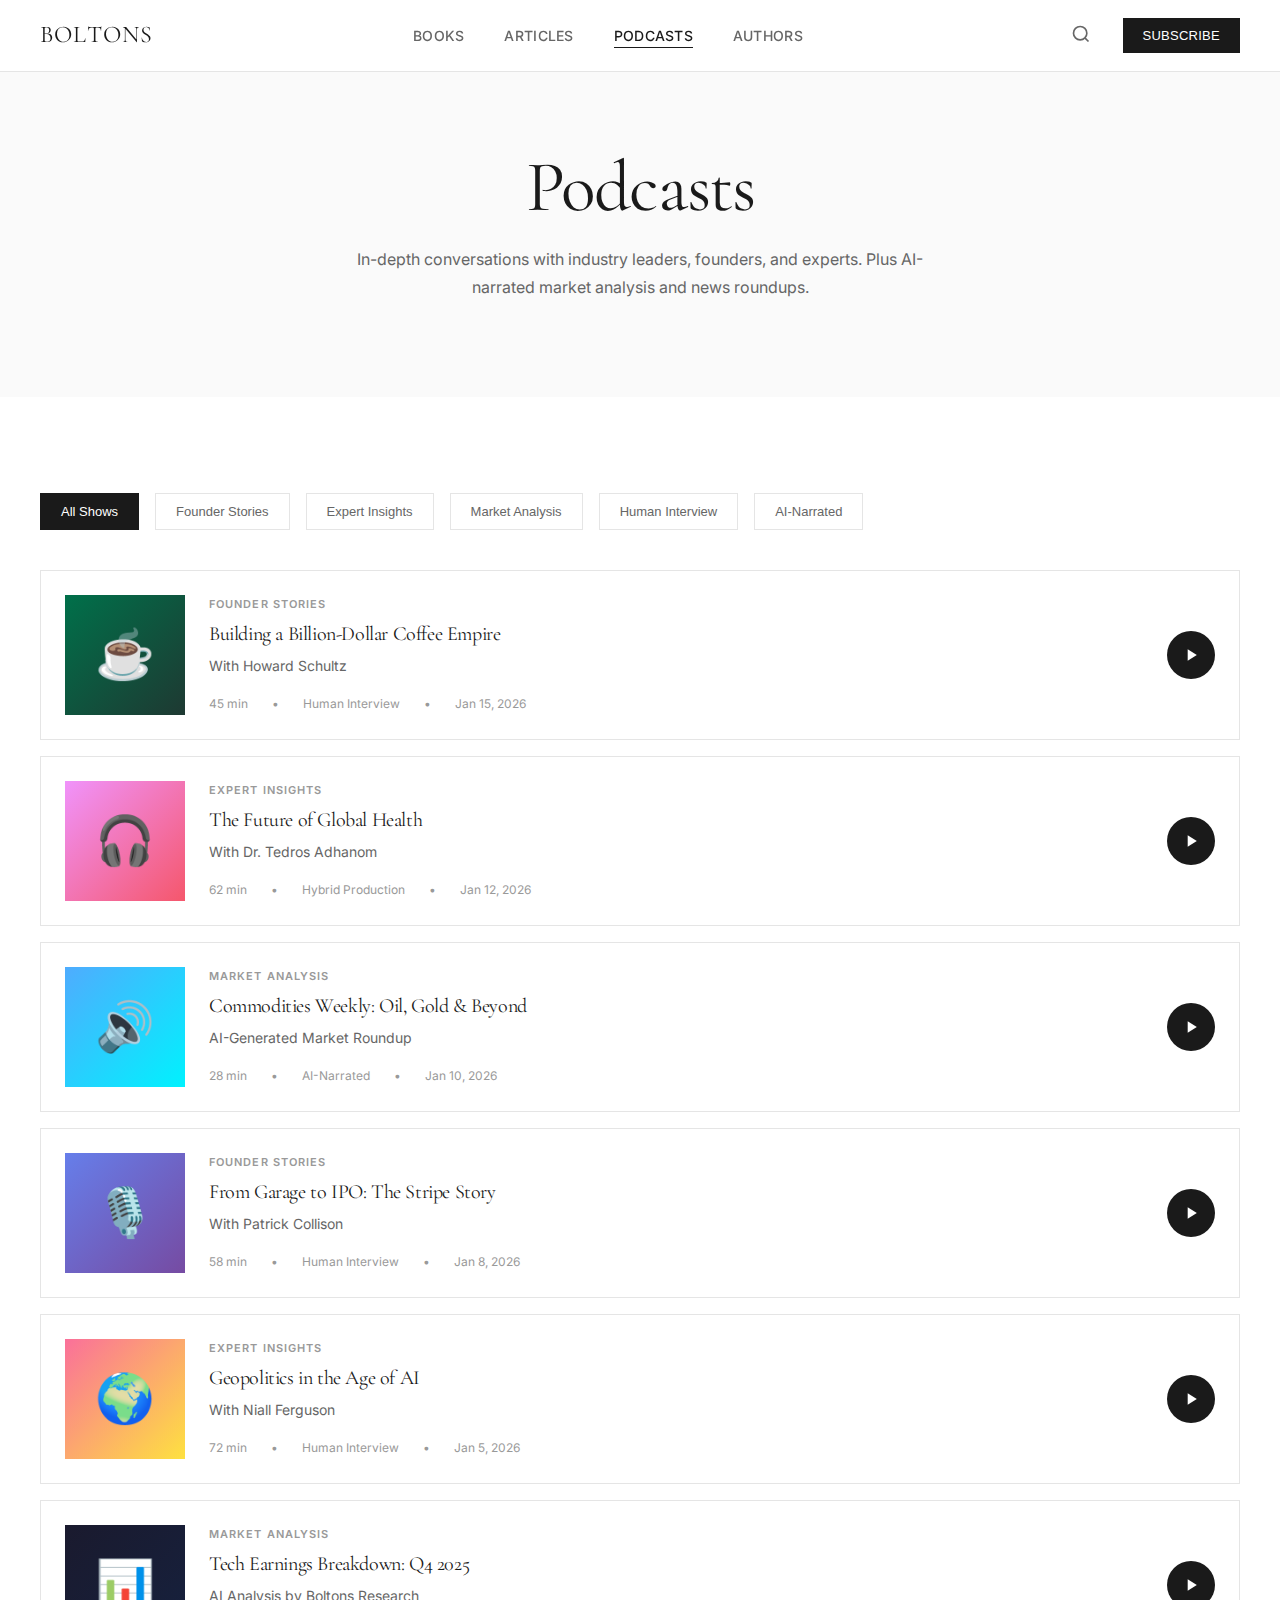
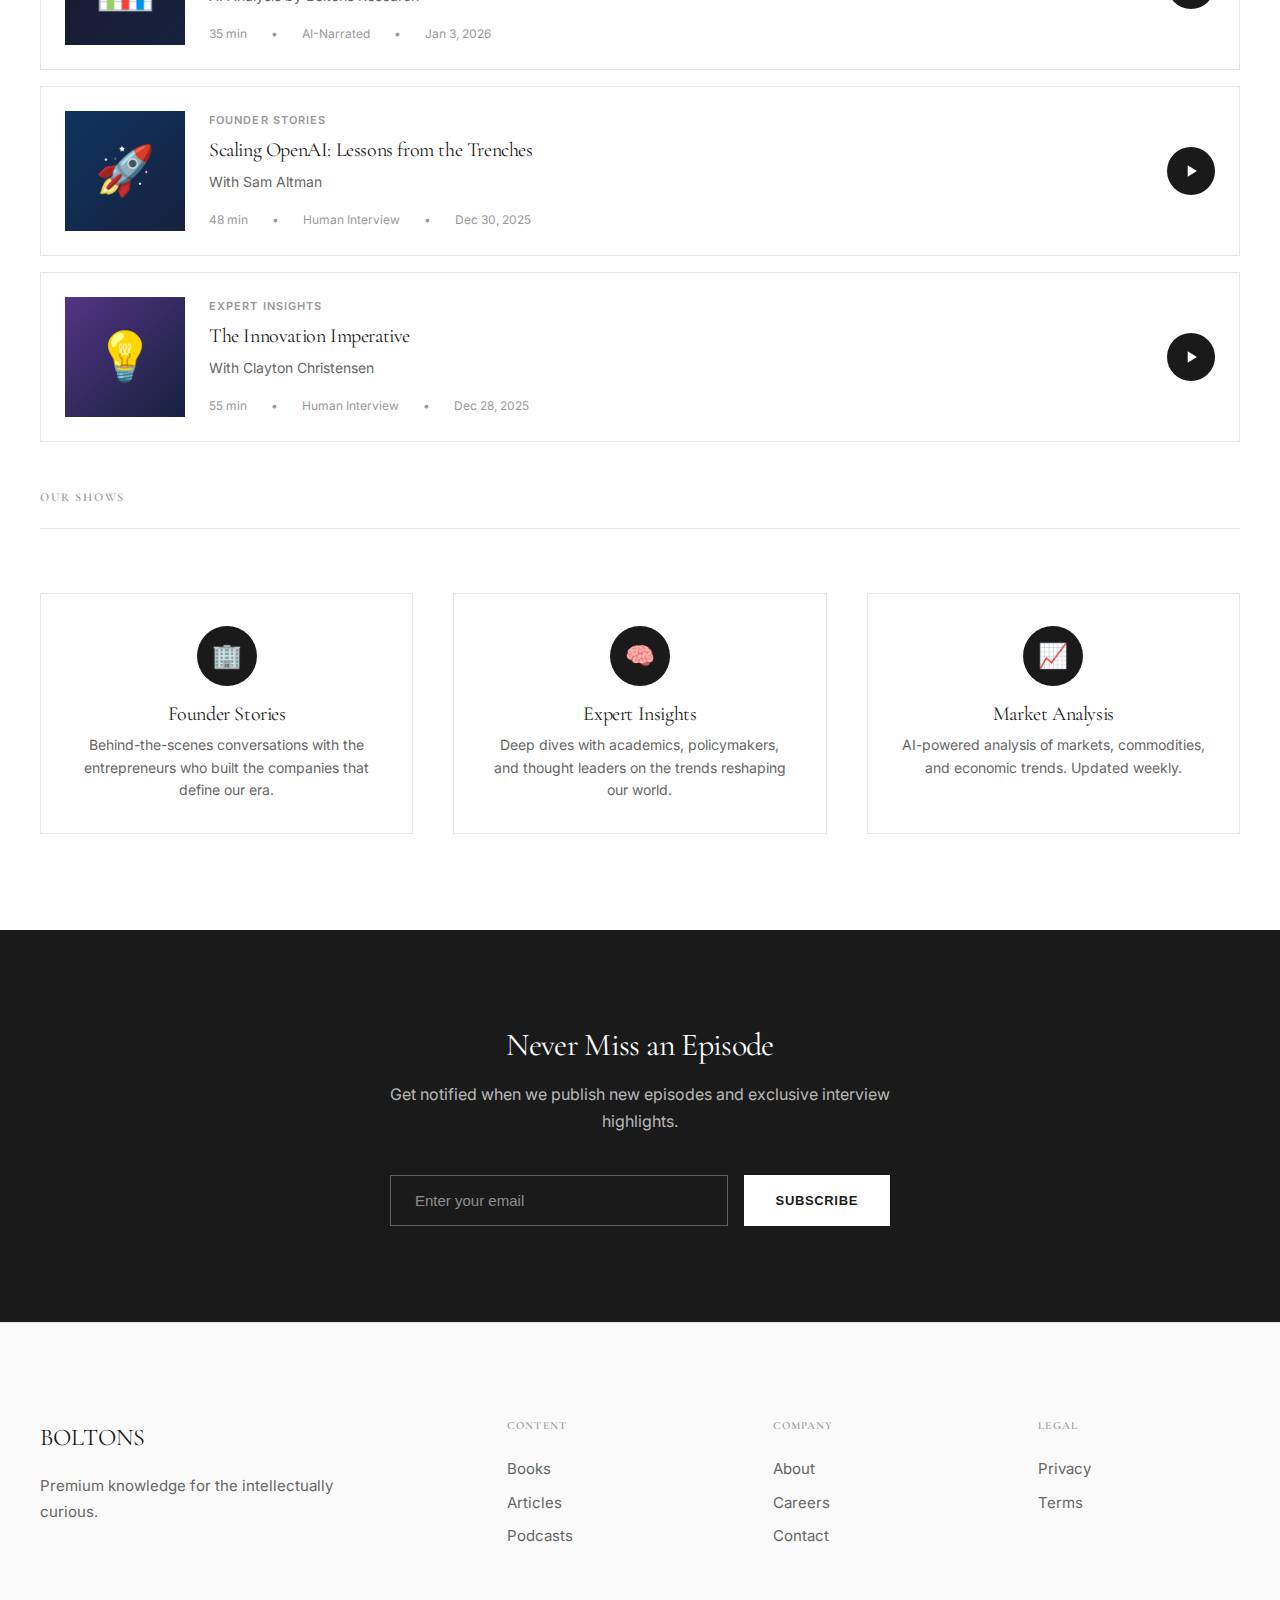
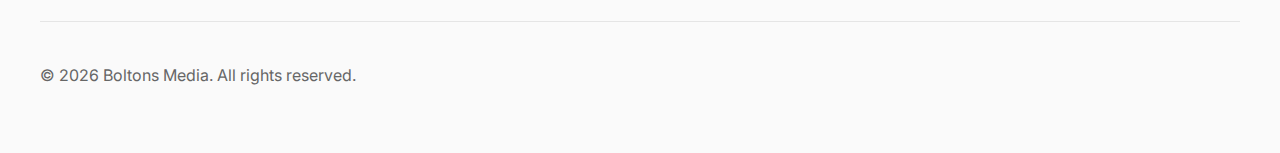
<file: podcasts.html>
<!DOCTYPE html>
<html lang="en">
<head>
  <meta charset="UTF-8">
  <meta name="viewport" content="width=device-width, initial-scale=1.0">
  <title>Podcasts — Boltons Media</title>
  <meta name="description" content="Expert interviews, founder stories, and AI-narrated market analysis.">
  <link rel="stylesheet" href="styles.css">
  <link rel="preconnect" href="https://fonts.googleapis.com">
  <link rel="preconnect" href="https://fonts.gstatic.com" crossorigin>
  <link href="https://fonts.googleapis.com/css2?family=Cormorant+Garamond:ital,wght@0,400;0,500;0,600;1,400&family=Inter:wght@400;500;600&display=swap" rel="stylesheet">
  <style>
    :root {
      --font-primary: 'Cormorant Garamond', Georgia, serif;
      --font-secondary: 'Inter', -apple-system, BlinkMacSystemFont, sans-serif;
    }
  </style>
</head>
<body>
  <!-- Navigation -->
  <nav class="nav">
    <div class="nav-container">
      <a href="index.html" class="nav-logo">BOLTONS</a>
      <ul class="nav-links">
        <li><a href="books.html">Books</a></li>
        <li><a href="articles.html">Articles</a></li>
        <li><a href="podcasts.html" class="active">Podcasts</a></li>
        <li><a href="#authors">Authors</a></li>
      </ul>
      <div class="nav-actions">
        <button class="nav-search">
          <svg width="20" height="20" viewBox="0 0 24 24" fill="none" stroke="currentColor" stroke-width="2">
            <circle cx="11" cy="11" r="8"></circle>
            <path d="m21 21-4.35-4.35"></path>
          </svg>
        </button>
        <button class="nav-cta">Subscribe</button>
      </div>
    </div>
  </nav>

  <!-- Page Header -->
  <header class="page-header" style="padding-top: calc(80px + 4rem);">
    <h1 class="page-title">Podcasts</h1>
    <p class="page-description">In-depth conversations with industry leaders, founders, and experts. Plus AI-narrated market analysis and news roundups.</p>
  </header>

  <!-- Podcasts Section -->
  <section class="section">
    <div class="categories">
      <button class="category-pill active">All Shows</button>
      <button class="category-pill">Founder Stories</button>
      <button class="category-pill">Expert Insights</button>
      <button class="category-pill">Market Analysis</button>
      <button class="category-pill">Human Interview</button>
      <button class="category-pill">AI-Narrated</button>
    </div>

    <div style="display: flex; flex-direction: column; gap: 1rem; margin-bottom: 3rem;">
      <article class="podcast-card">
        <a href="podcast-howard-schultz.html" style="text-decoration: none; color: inherit; display: contents;">
          <div class="podcast-image" style="background: linear-gradient(135deg, #00704A 0%, #1e3932 100%); display: flex; align-items: center; justify-content: center;">
            <span style="font-size: 3rem;">☕</span>
          </div>
          <div class="podcast-content">
            <div class="card-category">Founder Stories</div>
            <h3 class="podcast-title">Building a Billion-Dollar Coffee Empire</h3>
            <p class="podcast-guest">With Howard Schultz</p>
            <div class="podcast-meta">
              <span>45 min</span>
              <span>•</span>
              <span>Human Interview</span>
              <span>•</span>
              <span>Jan 15, 2026</span>
            </div>
          </div>
          <div class="podcast-play">
            <svg width="20" height="20" viewBox="0 0 24 24" fill="currentColor">
              <path d="M8 5v14l11-7z"/>
            </svg>
          </div>
        </a>
      </article>

      <article class="podcast-card">
        <div class="podcast-image" style="background: linear-gradient(135deg, #f093fb 0%, #f5576c 100%); display: flex; align-items: center; justify-content: center;">
          <span style="font-size: 3rem;">🎧</span>
        </div>
        <div class="podcast-content">
          <div class="card-category">Expert Insights</div>
          <h3 class="podcast-title">The Future of Global Health</h3>
          <p class="podcast-guest">With Dr. Tedros Adhanom</p>
          <div class="podcast-meta">
            <span>62 min</span>
            <span>•</span>
            <span>Hybrid Production</span>
            <span>•</span>
            <span>Jan 12, 2026</span>
          </div>
        </div>
        <div class="podcast-play">
          <svg width="20" height="20" viewBox="0 0 24 24" fill="currentColor">
            <path d="M8 5v14l11-7z"/>
          </svg>
        </div>
      </article>

      <article class="podcast-card">
        <div class="podcast-image" style="background: linear-gradient(135deg, #4facfe 0%, #00f2fe 100%); display: flex; align-items: center; justify-content: center;">
          <span style="font-size: 3rem;">🔊</span>
        </div>
        <div class="podcast-content">
          <div class="card-category">Market Analysis</div>
          <h3 class="podcast-title">Commodities Weekly: Oil, Gold & Beyond</h3>
          <p class="podcast-guest">AI-Generated Market Roundup</p>
          <div class="podcast-meta">
            <span>28 min</span>
            <span>•</span>
            <span>AI-Narrated</span>
            <span>•</span>
            <span>Jan 10, 2026</span>
          </div>
        </div>
        <div class="podcast-play">
          <svg width="20" height="20" viewBox="0 0 24 24" fill="currentColor">
            <path d="M8 5v14l11-7z"/>
          </svg>
        </div>
      </article>

      <article class="podcast-card">
        <div class="podcast-image" style="background: linear-gradient(135deg, #667eea 0%, #764ba2 100%); display: flex; align-items: center; justify-content: center;">
          <span style="font-size: 3rem;">🎙️</span>
        </div>
        <div class="podcast-content">
          <div class="card-category">Founder Stories</div>
          <h3 class="podcast-title">From Garage to IPO: The Stripe Story</h3>
          <p class="podcast-guest">With Patrick Collison</p>
          <div class="podcast-meta">
            <span>58 min</span>
            <span>•</span>
            <span>Human Interview</span>
            <span>•</span>
            <span>Jan 8, 2026</span>
          </div>
        </div>
        <div class="podcast-play">
          <svg width="20" height="20" viewBox="0 0 24 24" fill="currentColor">
            <path d="M8 5v14l11-7z"/>
          </svg>
        </div>
      </article>

      <article class="podcast-card">
        <div class="podcast-image" style="background: linear-gradient(135deg, #fa709a 0%, #fee140 100%); display: flex; align-items: center; justify-content: center;">
          <span style="font-size: 3rem;">🌍</span>
        </div>
        <div class="podcast-content">
          <div class="card-category">Expert Insights</div>
          <h3 class="podcast-title">Geopolitics in the Age of AI</h3>
          <p class="podcast-guest">With Niall Ferguson</p>
          <div class="podcast-meta">
            <span>72 min</span>
            <span>•</span>
            <span>Human Interview</span>
            <span>•</span>
            <span>Jan 5, 2026</span>
          </div>
        </div>
        <div class="podcast-play">
          <svg width="20" height="20" viewBox="0 0 24 24" fill="currentColor">
            <path d="M8 5v14l11-7z"/>
          </svg>
        </div>
      </article>

      <article class="podcast-card">
        <div class="podcast-image" style="background: linear-gradient(135deg, #1a1a2e 0%, #16213e 100%); display: flex; align-items: center; justify-content: center;">
          <span style="font-size: 3rem;">📊</span>
        </div>
        <div class="podcast-content">
          <div class="card-category">Market Analysis</div>
          <h3 class="podcast-title">Tech Earnings Breakdown: Q4 2025</h3>
          <p class="podcast-guest">AI Analysis by Boltons Research</p>
          <div class="podcast-meta">
            <span>35 min</span>
            <span>•</span>
            <span>AI-Narrated</span>
            <span>•</span>
            <span>Jan 3, 2026</span>
          </div>
        </div>
        <div class="podcast-play">
          <svg width="20" height="20" viewBox="0 0 24 24" fill="currentColor">
            <path d="M8 5v14l11-7z"/>
          </svg>
        </div>
      </article>

      <article class="podcast-card">
        <div class="podcast-image" style="background: linear-gradient(135deg, #0f3460 0%, #16213e 100%); display: flex; align-items: center; justify-content: center;">
          <span style="font-size: 3rem;">🚀</span>
        </div>
        <div class="podcast-content">
          <div class="card-category">Founder Stories</div>
          <h3 class="podcast-title">Scaling OpenAI: Lessons from the Trenches</h3>
          <p class="podcast-guest">With Sam Altman</p>
          <div class="podcast-meta">
            <span>48 min</span>
            <span>•</span>
            <span>Human Interview</span>
            <span>•</span>
            <span>Dec 30, 2025</span>
          </div>
        </div>
        <div class="podcast-play">
          <svg width="20" height="20" viewBox="0 0 24 24" fill="currentColor">
            <path d="M8 5v14l11-7z"/>
          </svg>
        </div>
      </article>

      <article class="podcast-card">
        <div class="podcast-image" style="background: linear-gradient(135deg, #533483 0%, #16213e 100%); display: flex; align-items: center; justify-content: center;">
          <span style="font-size: 3rem;">💡</span>
        </div>
        <div class="podcast-content">
          <div class="card-category">Expert Insights</div>
          <h3 class="podcast-title">The Innovation Imperative</h3>
          <p class="podcast-guest">With Clayton Christensen</p>
          <div class="podcast-meta">
            <span>55 min</span>
            <span>•</span>
            <span>Human Interview</span>
            <span>•</span>
            <span>Dec 28, 2025</span>
          </div>
        </div>
        <div class="podcast-play">
          <svg width="20" height="20" viewBox="0 0 24 24" fill="currentColor">
            <path d="M8 5v14l11-7z"/>
          </svg>
        </div>
      </article>
    </div>

    <!-- Show Categories -->
    <div class="section-header">
      <h2 class="section-title">Our Shows</h2>
    </div>
    
    <div class="content-grid">
      <div style="background: var(--color-bg); border: 1px solid var(--color-border); padding: 2rem; text-align: center;">
        <div style="width: 60px; height: 60px; background: var(--color-text); border-radius: 50%; display: flex; align-items: center; justify-content: center; margin: 0 auto 1rem; color: white; font-size: 1.5rem;">🏢</div>
        <h3 style="font-family: var(--font-primary); font-size: 1.25rem; margin-bottom: 0.5rem;">Founder Stories</h3>
        <p style="font-size: 0.875rem; color: var(--color-text-secondary); line-height: 1.6;">Behind-the-scenes conversations with the entrepreneurs who built the companies that define our era.</p>
      </div>

      <div style="background: var(--color-bg); border: 1px solid var(--color-border); padding: 2rem; text-align: center;">
        <div style="width: 60px; height: 60px; background: var(--color-text); border-radius: 50%; display: flex; align-items: center; justify-content: center; margin: 0 auto 1rem; color: white; font-size: 1.5rem;">🧠</div>
        <h3 style="font-family: var(--font-primary); font-size: 1.25rem; margin-bottom: 0.5rem;">Expert Insights</h3>
        <p style="font-size: 0.875rem; color: var(--color-text-secondary); line-height: 1.6;">Deep dives with academics, policymakers, and thought leaders on the trends reshaping our world.</p>
      </div>

      <div style="background: var(--color-bg); border: 1px solid var(--color-border); padding: 2rem; text-align: center;">
        <div style="width: 60px; height: 60px; background: var(--color-text); border-radius: 50%; display: flex; align-items: center; justify-content: center; margin: 0 auto 1rem; color: white; font-size: 1.5rem;">📈</div>
        <h3 style="font-family: var(--font-primary); font-size: 1.25rem; margin-bottom: 0.5rem;">Market Analysis</h3>
        <p style="font-size: 0.875rem; color: var(--color-text-secondary); line-height: 1.6;">AI-powered analysis of markets, commodities, and economic trends. Updated weekly.</p>
      </div>
    </div>
  </section>

  <!-- Newsletter -->
  <section class="newsletter">
    <h2 class="newsletter-title">Never Miss an Episode</h2>
    <p class="newsletter-text">Get notified when we publish new episodes and exclusive interview highlights.</p>
    <form class="newsletter-form">
      <input type="email" class="newsletter-input" placeholder="Enter your email">
      <button type="submit" class="newsletter-btn">Subscribe</button>
    </form>
  </section>

  <!-- Footer -->
  <footer class="footer">
    <div class="footer-container">
      <div class="footer-grid">
        <div>
          <div class="footer-brand">BOLTONS</div>
          <p class="footer-tagline">Premium knowledge for the intellectually curious.</p>
        </div>
        <div>
          <h4 class="footer-heading">Content</h4>
          <ul class="footer-links">
            <li><a href="books.html">Books</a></li>
            <li><a href="articles.html">Articles</a></li>
            <li><a href="podcasts.html">Podcasts</a></li>
          </ul>
        </div>
        <div>
          <h4 class="footer-heading">Company</h4>
          <ul class="footer-links">
            <li><a href="#">About</a></li>
            <li><a href="#">Careers</a></li>
            <li><a href="#">Contact</a></li>
          </ul>
        </div>
        <div>
          <h4 class="footer-heading">Legal</h4>
          <ul class="footer-links">
            <li><a href="#">Privacy</a></li>
            <li><a href="#">Terms</a></li>
          </ul>
        </div>
      </div>
      <div class="footer-bottom">
        <p>&copy; 2026 Boltons Media. All rights reserved.</p>
      </div>
    </div>
  </footer>

  <script src="script.js"></script>
</body>
</html>
</file>
<file: styles.css>
:root {
  --color-bg: #ffffff;
  --color-bg-secondary: #fafafa;
  --color-bg-tertiary: #f5f5f5;
  --color-text: #1a1a1a;
  --color-text-secondary: #666666;
  --color-text-muted: #999999;
  --color-accent: #1a1a1a;
  --color-border: #e5e5e5;
  --font-primary: 'Canela', 'Times New Roman', Georgia, serif;
  --font-secondary: 'Suisse Int\'l', -apple-system, BlinkMacSystemFont, 'Segoe UI', Roboto, sans-serif;
  --spacing-xs: 0.5rem;
  --spacing-sm: 1rem;
  --spacing-md: 1.5rem;
  --spacing-lg: 2.5rem;
  --spacing-xl: 4rem;
  --spacing-xxl: 6rem;
  --transition: all 0.3s cubic-bezier(0.4, 0, 0.2, 1);
}

*, *::before, *::after {
  box-sizing: border-box;
  margin: 0;
  padding: 0;
}

html {
  font-size: 16px;
  scroll-behavior: smooth;
}

body {
  font-family: var(--font-secondary);
  color: var(--color-text);
  background-color: var(--color-bg);
  line-height: 1.6;
  -webkit-font-smoothing: antialiased;
  -moz-osx-font-smoothing: grayscale;
}

/* Typography */
h1, h2, h3, h4 {
  font-family: var(--font-primary);
  font-weight: 400;
  line-height: 1.2;
  letter-spacing: -0.02em;
}

h1 {
  font-size: clamp(2.5rem, 6vw, 4.5rem);
}

h2 {
  font-size: clamp(1.75rem, 4vw, 2.75rem);
}

h3 {
  font-size: clamp(1.25rem, 2.5vw, 1.5rem);
}

h4 {
  font-size: 1.125rem;
}

p {
  font-size: 1rem;
  color: var(--color-text-secondary);
  line-height: 1.7;
}

/* Navigation */
.nav {
  position: fixed;
  top: 0;
  left: 0;
  right: 0;
  z-index: 1000;
  background: rgba(255, 255, 255, 0.95);
  backdrop-filter: blur(20px);
  border-bottom: 1px solid var(--color-border);
  transition: var(--transition);
}

.nav-container {
  max-width: 1400px;
  margin: 0 auto;
  padding: var(--spacing-sm) var(--spacing-lg);
  display: flex;
  align-items: center;
  justify-content: space-between;
}

.nav-logo {
  font-family: var(--font-primary);
  font-size: 1.5rem;
  font-weight: 400;
  letter-spacing: 0.05em;
  text-decoration: none;
  color: var(--color-text);
}

.nav-logo span {
  font-weight: 600;
}

.nav-links {
  display: flex;
  gap: var(--spacing-lg);
  list-style: none;
}

.nav-links a {
  text-decoration: none;
  color: var(--color-text-secondary);
  font-size: 0.875rem;
  font-weight: 500;
  letter-spacing: 0.02em;
  text-transform: uppercase;
  transition: var(--transition);
  position: relative;
}

.nav-links a::after {
  content: '';
  position: absolute;
  bottom: -4px;
  left: 0;
  width: 0;
  height: 1px;
  background: var(--color-text);
  transition: var(--transition);
}

.nav-links a:hover,
.nav-links a.active {
  color: var(--color-text);
}

.nav-links a:hover::after,
.nav-links a.active::after {
  width: 100%;
}

.nav-actions {
  display: flex;
  align-items: center;
  gap: var(--spacing-md);
}

.nav-search {
  background: none;
  border: none;
  cursor: pointer;
  padding: var(--spacing-xs);
  color: var(--color-text-secondary);
  transition: var(--transition);
}

.nav-search:hover {
  color: var(--color-text);
}

.nav-cta {
  padding: 0.625rem 1.25rem;
  background: var(--color-text);
  color: var(--color-bg);
  border: none;
  font-size: 0.8125rem;
  font-weight: 500;
  letter-spacing: 0.02em;
  text-transform: uppercase;
  cursor: pointer;
  transition: var(--transition);
}

.nav-cta:hover {
  background: var(--color-text-secondary);
}

/* Hero Section */
.hero {
  min-height: 100vh;
  display: flex;
  align-items: center;
  padding: calc(80px + var(--spacing-xl)) var(--spacing-lg) var(--spacing-xl);
  background: linear-gradient(135deg, var(--color-bg) 0%, var(--color-bg-secondary) 100%);
  position: relative;
  overflow: hidden;
}

.hero::before {
  content: '';
  position: absolute;
  top: 0;
  right: 0;
  width: 60%;
  height: 100%;
  background: url('data:image/svg+xml,<svg xmlns="http://www.w3.org/2000/svg" viewBox="0 0 100 100"><rect fill="%23f5f5f5" width="100" height="100"/><circle fill="%23eeeeee" cx="50" cy="50" r="40"/></svg>');
  background-size: cover;
  opacity: 0.5;
}

.hero-container {
  max-width: 1400px;
  margin: 0 auto;
  display: grid;
  grid-template-columns: 1fr 1fr;
  gap: var(--spacing-xxl);
  align-items: center;
  width: 100%;
  position: relative;
  z-index: 1;
}

.hero-content {
  max-width: 600px;
}

.hero-label {
  font-size: 0.75rem;
  font-weight: 600;
  letter-spacing: 0.15em;
  text-transform: uppercase;
  color: var(--color-text-muted);
  margin-bottom: var(--spacing-md);
  display: flex;
  align-items: center;
  gap: var(--spacing-sm);
}

.hero-label::before {
  content: '';
  width: 40px;
  height: 1px;
  background: var(--color-text-muted);
}

.hero-title {
  margin-bottom: var(--spacing-md);
  line-height: 1.1;
}

.hero-subtitle {
  font-size: 1.125rem;
  color: var(--color-text-secondary);
  margin-bottom: var(--spacing-lg);
  line-height: 1.8;
}

.hero-meta {
  display: flex;
  gap: var(--spacing-lg);
  margin-bottom: var(--spacing-xl);
  font-size: 0.875rem;
  color: var(--color-text-muted);
}

.hero-meta span {
  display: flex;
  align-items: center;
  gap: var(--spacing-xs);
}

.hero-cta {
  display: flex;
  gap: var(--spacing-md);
}

.btn {
  padding: 1rem 2rem;
  font-size: 0.8125rem;
  font-weight: 500;
  letter-spacing: 0.05em;
  text-transform: uppercase;
  text-decoration: none;
  cursor: pointer;
  transition: var(--transition);
  display: inline-flex;
  align-items: center;
  gap: var(--spacing-xs);
}

.btn-primary {
  background: var(--color-text);
  color: var(--color-bg);
  border: 1px solid var(--color-text);
}

.btn-primary:hover {
  background: transparent;
  color: var(--color-text);
}

.btn-secondary {
  background: transparent;
  color: var(--color-text);
  border: 1px solid var(--color-border);
}

.btn-secondary:hover {
  border-color: var(--color-text);
}

.hero-visual {
  position: relative;
}

.hero-image {
  width: 100%;
  aspect-ratio: 3/4;
  background: var(--color-bg-tertiary);
  position: relative;
  overflow: hidden;
  box-shadow: 0 25px 80px rgba(0, 0, 0, 0.15);
}

.hero-image::before {
  content: '📚';
  position: absolute;
  top: 50%;
  left: 50%;
  transform: translate(-50%, -50%);
  font-size: 8rem;
  opacity: 0.1;
}

.hero-image img {
  width: 100%;
  height: 100%;
  object-fit: cover;
}

/* Section Header */
.section-header {
  display: flex;
  justify-content: space-between;
  align-items: flex-end;
  margin-bottom: var(--spacing-xl);
  padding-bottom: var(--spacing-md);
  border-bottom: 1px solid var(--color-border);
}

.section-title {
  font-size: 0.75rem;
  font-weight: 600;
  letter-spacing: 0.15em;
  text-transform: uppercase;
  color: var(--color-text-muted);
}

.section-link {
  font-size: 0.8125rem;
  font-weight: 500;
  color: var(--color-text);
  text-decoration: none;
  display: flex;
  align-items: center;
  gap: var(--spacing-xs);
  transition: var(--transition);
}

.section-link:hover {
  gap: var(--spacing-sm);
}

/* Content Sections */
.section {
  padding: var(--spacing-xxl) var(--spacing-lg);
  max-width: 1400px;
  margin: 0 auto;
}

.section-alt {
  background: var(--color-bg-secondary);
}

/* Content Grid */
.content-grid {
  display: grid;
  grid-template-columns: repeat(3, 1fr);
  gap: var(--spacing-lg);
}

.content-grid-featured {
  grid-template-columns: repeat(4, 1fr);
}

/* Content Card */
.card {
  background: var(--color-bg);
  border: 1px solid var(--color-border);
  transition: var(--transition);
  cursor: pointer;
  position: relative;
  overflow: hidden;
}

.card:hover {
  transform: translateY(-4px);
  box-shadow: 0 20px 60px rgba(0, 0, 0, 0.1);
  border-color: var(--color-text);
}

.card-image {
  aspect-ratio: 4/5;
  background: var(--color-bg-tertiary);
  position: relative;
  overflow: hidden;
}

.card-image img {
  width: 100%;
  height: 100%;
  object-fit: cover;
  transition: var(--transition);
}

.card:hover .card-image img {
  transform: scale(1.05);
}

.card-badge {
  position: absolute;
  top: var(--spacing-sm);
  left: var(--spacing-sm);
  padding: 0.375rem 0.75rem;
  background: var(--color-bg);
  font-size: 0.6875rem;
  font-weight: 600;
  letter-spacing: 0.05em;
  text-transform: uppercase;
}

.card-badge-ai {
  background: var(--color-text);
  color: var(--color-bg);
}

.card-badge-hybrid {
  background: var(--color-text-secondary);
  color: var(--color-bg);
}

.card-type {
  position: absolute;
  top: var(--spacing-sm);
  right: var(--spacing-sm);
  width: 36px;
  height: 36px;
  background: var(--color-bg);
  border-radius: 50%;
  display: flex;
  align-items: center;
  justify-content: center;
  font-size: 1rem;
}

.card-content {
  padding: var(--spacing-md);
}

.card-category {
  font-size: 0.6875rem;
  font-weight: 600;
  letter-spacing: 0.1em;
  text-transform: uppercase;
  color: var(--color-text-muted);
  margin-bottom: var(--spacing-xs);
}

.card-title {
  font-family: var(--font-primary);
  font-size: 1.125rem;
  margin-bottom: var(--spacing-xs);
  line-height: 1.4;
}

.card-author {
  font-size: 0.8125rem;
  color: var(--color-text-secondary);
}

.card-meta {
  display: flex;
  justify-content: space-between;
  align-items: center;
  margin-top: var(--spacing-md);
  padding-top: var(--spacing-md);
  border-top: 1px solid var(--color-border);
  font-size: 0.75rem;
  color: var(--color-text-muted);
}

/* Featured Row */
.featured-row {
  display: grid;
  grid-template-columns: 2fr 1fr;
  gap: var(--spacing-xl);
  margin-bottom: var(--spacing-xl);
}

.featured-main {
  position: relative;
  background: var(--color-bg-tertiary);
  min-height: 500px;
  display: flex;
  flex-direction: column;
  justify-content: flex-end;
  padding: var(--spacing-xl);
  overflow: hidden;
}

.featured-main-image {
  position: absolute;
  top: 0;
  left: 0;
  width: 100%;
  height: 100%;
  object-fit: cover;
}

.featured-main-content {
  position: relative;
  z-index: 2;
  background: linear-gradient(to top, rgba(0,0,0,0.8) 0%, transparent 100%);
  margin: calc(-1 * var(--spacing-xl));
  padding: var(--spacing-xl);
  padding-top: 200px;
}

.featured-main .card-category,
.featured-main .card-title,
.featured-main .card-author {
  color: var(--color-bg);
}

.featured-main .card-title {
  font-size: 2rem;
  margin: var(--spacing-sm) 0;
}

.featured-side {
  display: flex;
  flex-direction: column;
  gap: var(--spacing-md);
}

.featured-side .card {
  flex: 1;
}

/* Category Pills */
.categories {
  display: flex;
  gap: var(--spacing-sm);
  flex-wrap: wrap;
  margin-bottom: var(--spacing-lg);
}

.category-pill {
  padding: 0.625rem 1.25rem;
  background: transparent;
  border: 1px solid var(--color-border);
  font-size: 0.8125rem;
  color: var(--color-text-secondary);
  cursor: pointer;
  transition: var(--transition);
}

.category-pill:hover,
.category-pill.active {
  background: var(--color-text);
  border-color: var(--color-text);
  color: var(--color-bg);
}

/* Podcast Player Card */
.podcast-card {
  display: flex;
  gap: var(--spacing-md);
  padding: var(--spacing-md);
  background: var(--color-bg);
  border: 1px solid var(--color-border);
  transition: var(--transition);
  cursor: pointer;
}

.podcast-card:hover {
  border-color: var(--color-text);
}

.podcast-image {
  width: 120px;
  height: 120px;
  background: var(--color-bg-tertiary);
  flex-shrink: 0;
}

.podcast-image img {
  width: 100%;
  height: 100%;
  object-fit: cover;
}

.podcast-content {
  flex: 1;
  display: flex;
  flex-direction: column;
  justify-content: center;
}

.podcast-title {
  font-family: var(--font-primary);
  font-size: 1.25rem;
  margin-bottom: var(--spacing-xs);
}

.podcast-guest {
  font-size: 0.875rem;
  color: var(--color-text-secondary);
  margin-bottom: var(--spacing-sm);
}

.podcast-meta {
  display: flex;
  gap: var(--spacing-md);
  font-size: 0.75rem;
  color: var(--color-text-muted);
}

.podcast-play {
  width: 48px;
  height: 48px;
  background: var(--color-text);
  border-radius: 50%;
  display: flex;
  align-items: center;
  justify-content: center;
  color: var(--color-bg);
  flex-shrink: 0;
  align-self: center;
  transition: var(--transition);
}

.podcast-card:hover .podcast-play {
  transform: scale(1.1);
}

/* Newsletter */
.newsletter {
  background: var(--color-text);
  color: var(--color-bg);
  padding: var(--spacing-xxl) var(--spacing-lg);
  text-align: center;
}

.newsletter-title {
  font-size: 2rem;
  margin-bottom: var(--spacing-sm);
}

.newsletter-text {
  color: rgba(255, 255, 255, 0.7);
  margin-bottom: var(--spacing-lg);
  max-width: 500px;
  margin-left: auto;
  margin-right: auto;
}

.newsletter-form {
  display: flex;
  gap: var(--spacing-sm);
  max-width: 500px;
  margin: 0 auto;
}

.newsletter-input {
  flex: 1;
  padding: 1rem 1.5rem;
  border: 1px solid rgba(255, 255, 255, 0.3);
  background: transparent;
  color: var(--color-bg);
  font-size: 0.9375rem;
}

.newsletter-input::placeholder {
  color: rgba(255, 255, 255, 0.5);
}

.newsletter-btn {
  padding: 1rem 2rem;
  background: var(--color-bg);
  color: var(--color-text);
  border: none;
  font-size: 0.8125rem;
  font-weight: 600;
  letter-spacing: 0.05em;
  text-transform: uppercase;
  cursor: pointer;
  transition: var(--transition);
}

.newsletter-btn:hover {
  background: var(--color-bg-tertiary);
}

/* Footer */
.footer {
  background: var(--color-bg-secondary);
  padding: var(--spacing-xxl) var(--spacing-lg) var(--spacing-xl);
  border-top: 1px solid var(--color-border);
}

.footer-container {
  max-width: 1400px;
  margin: 0 auto;
}

.footer-grid {
  display: grid;
  grid-template-columns: 2fr repeat(3, 1fr);
  gap: var(--spacing-xl);
  margin-bottom: var(--spacing-xl);
}

.footer-brand {
  font-family: var(--font-primary);
  font-size: 1.5rem;
  margin-bottom: var(--spacing-sm);
}

.footer-tagline {
  color: var(--color-text-secondary);
  font-size: 0.9375rem;
  max-width: 300px;
}

.footer-heading {
  font-size: 0.6875rem;
  font-weight: 600;
  letter-spacing: 0.1em;
  text-transform: uppercase;
  margin-bottom: var(--spacing-md);
  color: var(--color-text-muted);
}

.footer-links {
  list-style: none;
}

.footer-links li {
  margin-bottom: var(--spacing-xs);
}

.footer-links a {
  color: var(--color-text-secondary);
  text-decoration: none;
  font-size: 0.9375rem;
  transition: var(--transition);
}

.footer-links a:hover {
  color: var(--color-text);
}

.footer-bottom {
  display: flex;
  justify-content: space-between;
  align-items: center;
  padding-top: var(--spacing-lg);
  border-top: 1px solid var(--color-border);
  font-size: 0.8125rem;
  color: var(--color-text-muted);
}

.footer-social {
  display: flex;
  gap: var(--spacing-md);
}

.footer-social a {
  color: var(--color-text-secondary);
  transition: var(--transition);
}

.footer-social a:hover {
  color: var(--color-text);
}

/* Content Type Page Styles */
.content-page {
  padding-top: 80px;
}

.page-header {
  padding: var(--spacing-xxl) var(--spacing-lg);
  background: var(--color-bg-secondary);
  text-align: center;
}

.page-title {
  margin-bottom: var(--spacing-sm);
}

.page-description {
  max-width: 600px;
  margin: 0 auto;
  color: var(--color-text-secondary);
}

/* Article Page */
.article-header {
  max-width: 800px;
  margin: 0 auto;
  padding: var(--spacing-xxl) var(--spacing-lg) var(--spacing-xl);
  text-align: center;
}

.article-category {
  font-size: 0.75rem;
  font-weight: 600;
  letter-spacing: 0.15em;
  text-transform: uppercase;
  color: var(--color-text-muted);
  margin-bottom: var(--spacing-md);
}

.article-title {
  font-size: clamp(2rem, 5vw, 3.5rem);
  margin-bottom: var(--spacing-md);
  line-height: 1.15;
}

.article-meta {
  display: flex;
  justify-content: center;
  gap: var(--spacing-lg);
  font-size: 0.875rem;
  color: var(--color-text-secondary);
}

.article-hero-image {
  max-width: 1200px;
  margin: 0 auto var(--spacing-xl);
  aspect-ratio: 21/9;
  background: var(--color-bg-tertiary);
  overflow: hidden;
}

.article-hero-image img {
  width: 100%;
  height: 100%;
  object-fit: cover;
}

.article-body {
  max-width: 680px;
  margin: 0 auto;
  padding: 0 var(--spacing-lg) var(--spacing-xxl);
}

.article-body p {
  font-size: 1.125rem;
  margin-bottom: var(--spacing-md);
  color: var(--color-text);
}

.article-body p:first-of-type::first-letter {
  font-family: var(--font-primary);
  font-size: 4rem;
  float: left;
  line-height: 1;
  padding-right: var(--spacing-sm);
  margin-top: -0.25rem;
}

/* Book Page */
.book-header {
  display: grid;
  grid-template-columns: 1fr 1.5fr;
  gap: var(--spacing-xxl);
  max-width: 1200px;
  margin: 0 auto;
  padding: calc(80px + var(--spacing-xl)) var(--spacing-lg) var(--spacing-xxl);
}

.book-cover {
  position: relative;
  aspect-ratio: 2/3;
  background: var(--color-bg-tertiary);
  box-shadow: 0 30px 80px rgba(0, 0, 0, 0.2);
}

.book-cover img {
  width: 100%;
  height: 100%;
  object-fit: cover;
}

.book-info {
  display: flex;
  flex-direction: column;
  justify-content: center;
}

.book-badge {
  display: inline-flex;
  align-items: center;
  gap: var(--spacing-xs);
  padding: 0.5rem 1rem;
  background: var(--color-bg-tertiary);
  font-size: 0.6875rem;
  font-weight: 600;
  letter-spacing: 0.1em;
  text-transform: uppercase;
  margin-bottom: var(--spacing-md);
  width: fit-content;
}

.book-title {
  font-size: clamp(2rem, 4vw, 3rem);
  margin-bottom: var(--spacing-sm);
}

.book-author {
  font-size: 1.125rem;
  color: var(--color-text-secondary);
  margin-bottom: var(--spacing-lg);
}

.book-description {
  font-size: 1.0625rem;
  margin-bottom: var(--spacing-xl);
}

.book-actions {
  display: flex;
  gap: var(--spacing-md);
}

.book-details {
  display: grid;
  grid-template-columns: repeat(3, 1fr);
  gap: var(--spacing-lg);
  margin-top: var(--spacing-xl);
  padding-top: var(--spacing-xl);
  border-top: 1px solid var(--color-border);
}

.book-detail {
  text-align: center;
}

.book-detail-value {
  font-family: var(--font-primary);
  font-size: 1.5rem;
  margin-bottom: var(--spacing-xs);
}

.book-detail-label {
  font-size: 0.6875rem;
  font-weight: 600;
  letter-spacing: 0.1em;
  text-transform: uppercase;
  color: var(--color-text-muted);
}

/* Podcast Player Page */
.podcast-player {
  max-width: 800px;
  margin: 0 auto;
  padding: calc(80px + var(--spacing-xl)) var(--spacing-lg) var(--spacing-xxl);
  text-align: center;
}

.podcast-cover-large {
  width: 300px;
  height: 300px;
  margin: 0 auto var(--spacing-xl);
  background: var(--color-bg-tertiary);
  box-shadow: 0 20px 60px rgba(0, 0, 0, 0.15);
}

.podcast-cover-large img {
  width: 100%;
  height: 100%;
  object-fit: cover;
}

.podcast-episode-title {
  font-size: 2rem;
  margin-bottom: var(--spacing-xs);
}

.podcast-episode-guest {
  font-size: 1.125rem;
  color: var(--color-text-secondary);
  margin-bottom: var(--spacing-lg);
}

.player-controls {
  display: flex;
  align-items: center;
  justify-content: center;
  gap: var(--spacing-lg);
  margin-bottom: var(--spacing-xl);
}

.player-btn {
  background: none;
  border: none;
  cursor: pointer;
  color: var(--color-text);
  transition: var(--transition);
}

.player-btn-play {
  width: 80px;
  height: 80px;
  background: var(--color-text);
  color: var(--color-bg);
  border-radius: 50%;
  display: flex;
  align-items: center;
  justify-content: center;
}

.player-btn-play:hover {
  transform: scale(1.05);
}

.player-progress {
  max-width: 500px;
  margin: 0 auto var(--spacing-xl);
}

.player-bar {
  height: 4px;
  background: var(--color-border);
  margin-bottom: var(--spacing-xs);
  position: relative;
}

.player-bar-fill {
  position: absolute;
  left: 0;
  top: 0;
  height: 100%;
  width: 35%;
  background: var(--color-text);
}

.player-time {
  display: flex;
  justify-content: space-between;
  font-size: 0.75rem;
  color: var(--color-text-muted);
}

/* Responsive */
@media (max-width: 1024px) {
  .hero-container {
    grid-template-columns: 1fr;
    gap: var(--spacing-xl);
  }
  
  .hero-visual {
    order: -1;
  }
  
  .hero-image {
    max-width: 400px;
    margin: 0 auto;
  }
  
  .content-grid {
    grid-template-columns: repeat(2, 1fr);
  }
  
  .content-grid-featured {
    grid-template-columns: repeat(2, 1fr);
  }
  
  .footer-grid {
    grid-template-columns: repeat(2, 1fr);
  }
  
  .book-header {
    grid-template-columns: 1fr;
    text-align: center;
  }
  
  .book-cover {
    max-width: 300px;
    margin: 0 auto;
  }
  
  .book-badge {
    margin: 0 auto var(--spacing-md);
  }
  
  .book-actions {
    justify-content: center;
  }
}

@media (max-width: 768px) {
  .nav-links {
    display: none;
  }
  
  .hero {
    padding-top: calc(60px + var(--spacing-lg));
  }
  
  .content-grid,
  .content-grid-featured {
    grid-template-columns: 1fr;
  }
  
  .featured-row {
    grid-template-columns: 1fr;
  }
  
  .hero-cta {
    flex-direction: column;
  }
  
  .btn {
    width: 100%;
    justify-content: center;
  }
  
  .newsletter-form {
    flex-direction: column;
  }
  
  .footer-grid {
    grid-template-columns: 1fr;
    gap: var(--spacing-lg);
  }
  
  .footer-bottom {
    flex-direction: column;
    gap: var(--spacing-md);
    text-align: center;
  }
  
  .podcast-card {
    flex-direction: column;
  }
  
  .podcast-image {
    width: 100%;
    aspect-ratio: 16/9;
    height: auto;
  }
  
  .book-details {
    grid-template-columns: 1fr;
  }
}

/* Loading Animation */
@keyframes fadeIn {
  from {
    opacity: 0;
    transform: translateY(20px);
  }
  to {
    opacity: 1;
    transform: translateY(0);
  }
}

.card {
  animation: fadeIn 0.6s ease-out forwards;
}

.card:nth-child(1) { animation-delay: 0.1s; }
.card:nth-child(2) { animation-delay: 0.2s; }
.card:nth-child(3) { animation-delay: 0.3s; }
.card:nth-child(4) { animation-delay: 0.4s; }
.card:nth-child(5) { animation-delay: 0.5s; }
.card:nth-child(6) { animation-delay: 0.6s; }

/* Scrollbar */
::-webkit-scrollbar {
  width: 8px;
}

::-webkit-scrollbar-track {
  background: var(--color-bg-secondary);
}

::-webkit-scrollbar-thumb {
  background: var(--color-border);
}

::-webkit-scrollbar-thumb:hover {
  background: var(--color-text-muted);
}

/* Selection */
::selection {
  background: var(--color-text);
  color: var(--color-bg);
}
</file>
